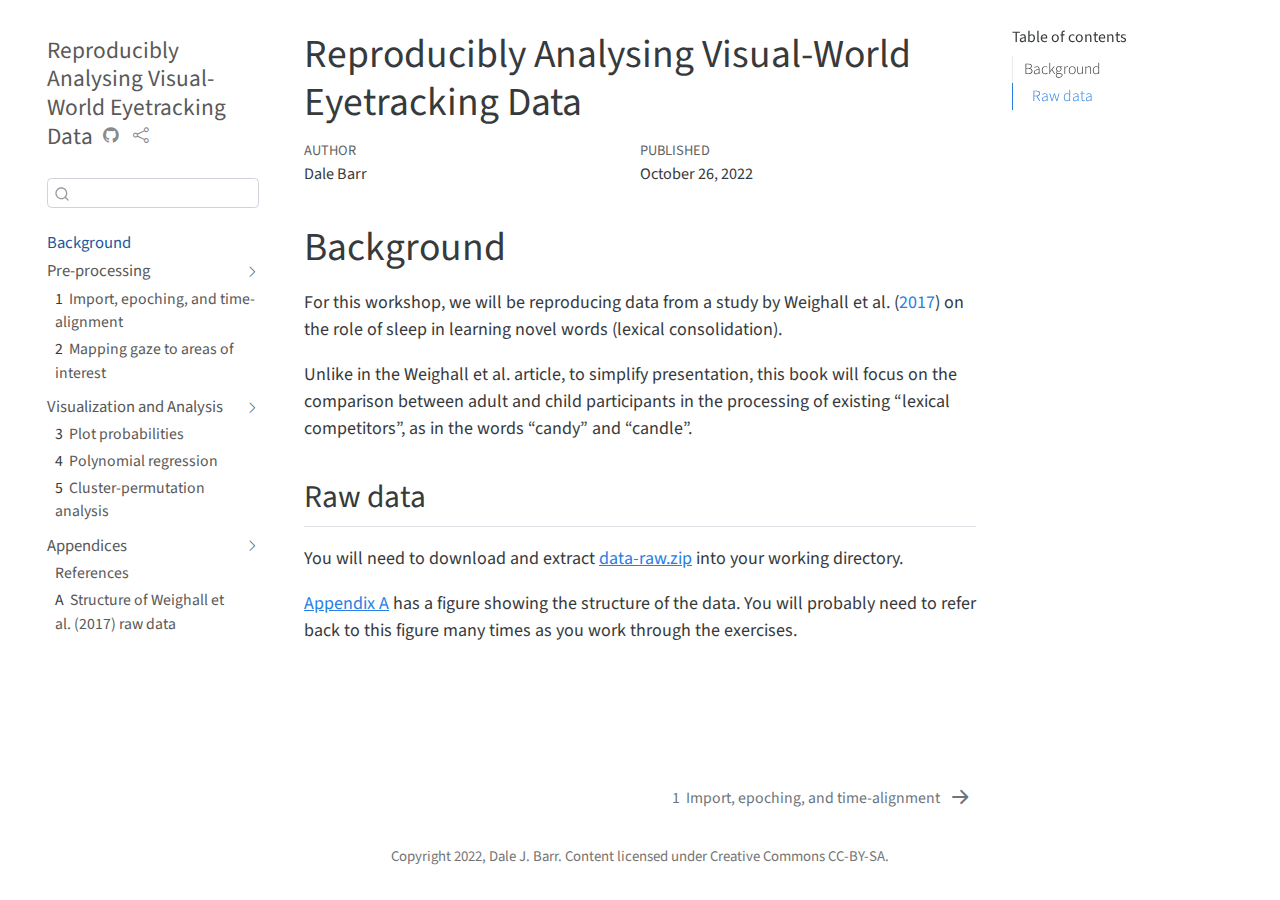
<file: docs/index.html>
<!DOCTYPE html>
<html xmlns="http://www.w3.org/1999/xhtml" lang="en" xml:lang="en"><head>

<meta charset="utf-8">
<meta name="generator" content="quarto-1.1.251">

<meta name="viewport" content="width=device-width, initial-scale=1.0, user-scalable=yes">

<meta name="author" content="Dale Barr">
<meta name="dcterms.date" content="2022-10-26">

<title>Reproducibly Analysing Visual-World Eyetracking Data</title>
<style>
code{white-space: pre-wrap;}
span.smallcaps{font-variant: small-caps;}
div.columns{display: flex; gap: min(4vw, 1.5em);}
div.column{flex: auto; overflow-x: auto;}
div.hanging-indent{margin-left: 1.5em; text-indent: -1.5em;}
ul.task-list{list-style: none;}
ul.task-list li input[type="checkbox"] {
  width: 0.8em;
  margin: 0 0.8em 0.2em -1.6em;
  vertical-align: middle;
}
div.csl-bib-body { }
div.csl-entry {
  clear: both;
}
.hanging div.csl-entry {
  margin-left:2em;
  text-indent:-2em;
}
div.csl-left-margin {
  min-width:2em;
  float:left;
}
div.csl-right-inline {
  margin-left:2em;
  padding-left:1em;
}
div.csl-indent {
  margin-left: 2em;
}
</style>


<script src="site_libs/quarto-nav/quarto-nav.js"></script>
<script src="site_libs/quarto-nav/headroom.min.js"></script>
<script src="site_libs/clipboard/clipboard.min.js"></script>
<script src="site_libs/quarto-search/autocomplete.umd.js"></script>
<script src="site_libs/quarto-search/fuse.min.js"></script>
<script src="site_libs/quarto-search/quarto-search.js"></script>
<meta name="quarto:offset" content="./">
<link href="./preprocessing_1.html" rel="next">
<script src="site_libs/quarto-html/quarto.js"></script>
<script src="site_libs/quarto-html/popper.min.js"></script>
<script src="site_libs/quarto-html/tippy.umd.min.js"></script>
<script src="site_libs/quarto-html/anchor.min.js"></script>
<link href="site_libs/quarto-html/tippy.css" rel="stylesheet">
<link href="site_libs/quarto-html/quarto-syntax-highlighting.css" rel="stylesheet" id="quarto-text-highlighting-styles">
<script src="site_libs/bootstrap/bootstrap.min.js"></script>
<link href="site_libs/bootstrap/bootstrap-icons.css" rel="stylesheet">
<link href="site_libs/bootstrap/bootstrap.min.css" rel="stylesheet" id="quarto-bootstrap" data-mode="light">
<script id="quarto-search-options" type="application/json">{
  "location": "sidebar",
  "copy-button": false,
  "collapse-after": 3,
  "panel-placement": "start",
  "type": "textbox",
  "limit": 20,
  "language": {
    "search-no-results-text": "No results",
    "search-matching-documents-text": "matching documents",
    "search-copy-link-title": "Copy link to search",
    "search-hide-matches-text": "Hide additional matches",
    "search-more-match-text": "more match in this document",
    "search-more-matches-text": "more matches in this document",
    "search-clear-button-title": "Clear",
    "search-detached-cancel-button-title": "Cancel",
    "search-submit-button-title": "Submit"
  }
}</script>


</head>

<body class="nav-sidebar floating">

<div id="quarto-search-results"></div>
  <header id="quarto-header" class="headroom fixed-top">
  <nav class="quarto-secondary-nav" data-bs-toggle="collapse" data-bs-target="#quarto-sidebar" aria-controls="quarto-sidebar" aria-expanded="false" aria-label="Toggle sidebar navigation" onclick="if (window.quartoToggleHeadroom) { window.quartoToggleHeadroom(); }">
    <div class="container-fluid d-flex justify-content-between">
      <h1 class="quarto-secondary-nav-title">Reproducibly Analysing Visual-World Eyetracking Data</h1>
      <button type="button" class="quarto-btn-toggle btn" aria-label="Show secondary navigation">
        <i class="bi bi-chevron-right"></i>
      </button>
    </div>
  </nav>
</header>
<!-- content -->
<div id="quarto-content" class="quarto-container page-columns page-rows-contents page-layout-article">
<!-- sidebar -->
  <nav id="quarto-sidebar" class="sidebar collapse sidebar-navigation floating overflow-auto">
    <div class="pt-lg-2 mt-2 text-left sidebar-header">
    <div class="sidebar-title mb-0 py-0">
      <a href="./">Reproducibly Analysing Visual-World Eyetracking Data</a> 
        <div class="sidebar-tools-main">
    <a href="https://github.com/dalejbarr/vw-analysis/" title="Source Code" class="sidebar-tool px-1"><i class="bi bi-github"></i></a>
    <a href="" title="Share" id="sidebar-tool-dropdown-0" class="sidebar-tool dropdown-toggle px-1" data-bs-toggle="dropdown" aria-expanded="false"><i class="bi bi-share"></i></a>
    <ul class="dropdown-menu" aria-labelledby="sidebar-tool-dropdown-0">
        <li>
          <a class="dropdown-item sidebar-tools-main-item" href="https://twitter.com/intent/tweet?url=|url|">
            <i class="bi bi-bi-twitter pe-1"></i>
          Twitter
          </a>
        </li>
        <li>
          <a class="dropdown-item sidebar-tools-main-item" href="https://www.facebook.com/sharer/sharer.php?u=|url|">
            <i class="bi bi-bi-facebook pe-1"></i>
          Facebook
          </a>
        </li>
    </ul>
</div>
    </div>
      </div>
      <div class="mt-2 flex-shrink-0 align-items-center">
        <div class="sidebar-search">
        <div id="quarto-search" class="" title="Search"></div>
        </div>
      </div>
    <div class="sidebar-menu-container"> 
    <ul class="list-unstyled mt-1">
        <li class="sidebar-item">
  <div class="sidebar-item-container"> 
  <a href="./index.html" class="sidebar-item-text sidebar-link active">Background</a>
  </div>
</li>
        <li class="sidebar-item sidebar-item-section">
      <div class="sidebar-item-container"> 
            <a class="sidebar-item-text sidebar-link text-start" data-bs-toggle="collapse" data-bs-target="#quarto-sidebar-section-1" aria-expanded="true">Pre-processing</a>
          <a class="sidebar-item-toggle text-start" data-bs-toggle="collapse" data-bs-target="#quarto-sidebar-section-1" aria-expanded="true">
            <i class="bi bi-chevron-right ms-2"></i>
          </a> 
      </div>
      <ul id="quarto-sidebar-section-1" class="collapse list-unstyled sidebar-section depth1 show">  
          <li class="sidebar-item">
  <div class="sidebar-item-container"> 
  <a href="./preprocessing_1.html" class="sidebar-item-text sidebar-link"><span class="chapter-number">1</span>&nbsp; <span class="chapter-title">Import, epoching, and time-alignment</span></a>
  </div>
</li>
          <li class="sidebar-item">
  <div class="sidebar-item-container"> 
  <a href="./preprocessing_2.html" class="sidebar-item-text sidebar-link"><span class="chapter-number">2</span>&nbsp; <span class="chapter-title">Mapping gaze to areas of interest</span></a>
  </div>
</li>
      </ul>
  </li>
        <li class="sidebar-item sidebar-item-section">
      <div class="sidebar-item-container"> 
            <a class="sidebar-item-text sidebar-link text-start" data-bs-toggle="collapse" data-bs-target="#quarto-sidebar-section-2" aria-expanded="true">Visualization and Analysis</a>
          <a class="sidebar-item-toggle text-start" data-bs-toggle="collapse" data-bs-target="#quarto-sidebar-section-2" aria-expanded="true">
            <i class="bi bi-chevron-right ms-2"></i>
          </a> 
      </div>
      <ul id="quarto-sidebar-section-2" class="collapse list-unstyled sidebar-section depth1 show">  
          <li class="sidebar-item">
  <div class="sidebar-item-container"> 
  <a href="./plotting.html" class="sidebar-item-text sidebar-link"><span class="chapter-number">3</span>&nbsp; <span class="chapter-title">Plot probabilities</span></a>
  </div>
</li>
          <li class="sidebar-item">
  <div class="sidebar-item-container"> 
  <a href="./polynomial.html" class="sidebar-item-text sidebar-link"><span class="chapter-number">4</span>&nbsp; <span class="chapter-title">Polynomial regression</span></a>
  </div>
</li>
          <li class="sidebar-item">
  <div class="sidebar-item-container"> 
  <a href="./clust-perm.html" class="sidebar-item-text sidebar-link"><span class="chapter-number">5</span>&nbsp; <span class="chapter-title">Cluster-permutation analysis</span></a>
  </div>
</li>
      </ul>
  </li>
        <li class="sidebar-item sidebar-item-section">
      <div class="sidebar-item-container"> 
            <a class="sidebar-item-text sidebar-link text-start" data-bs-toggle="collapse" data-bs-target="#quarto-sidebar-section-3" aria-expanded="true">Appendices</a>
          <a class="sidebar-item-toggle text-start" data-bs-toggle="collapse" data-bs-target="#quarto-sidebar-section-3" aria-expanded="true">
            <i class="bi bi-chevron-right ms-2"></i>
          </a> 
      </div>
      <ul id="quarto-sidebar-section-3" class="collapse list-unstyled sidebar-section depth1 show">  
          <li class="sidebar-item">
  <div class="sidebar-item-container"> 
  <a href="./references.html" class="sidebar-item-text sidebar-link">References</a>
  </div>
</li>
          <li class="sidebar-item">
  <div class="sidebar-item-container"> 
  <a href="./data-structure.html" class="sidebar-item-text sidebar-link"><span class="chapter-number">A</span>&nbsp; <span class="chapter-title">Structure of Weighall et al.&nbsp;(2017) raw data</span></a>
  </div>
</li>
      </ul>
  </li>
    </ul>
    </div>
</nav>
<!-- margin-sidebar -->
    <div id="quarto-margin-sidebar" class="sidebar margin-sidebar">
        <nav id="TOC" role="doc-toc" class="toc-active">
    <h2 id="toc-title">Table of contents</h2>
   
  <ul>
  <li><a href="#background" id="toc-background" class="nav-link active" data-scroll-target="#background">Background</a>
  <ul class="collapse">
  <li><a href="#raw-data" id="toc-raw-data" class="nav-link" data-scroll-target="#raw-data">Raw data</a></li>
  </ul></li>
  </ul>
</nav>
    </div>
<!-- main -->
<main class="content" id="quarto-document-content">

<header id="title-block-header" class="quarto-title-block default">
<div class="quarto-title">
<h1 class="title d-none d-lg-block">Reproducibly Analysing Visual-World Eyetracking Data</h1>
</div>



<div class="quarto-title-meta">

    <div>
    <div class="quarto-title-meta-heading">Author</div>
    <div class="quarto-title-meta-contents">
             <p>Dale Barr </p>
          </div>
  </div>
    
    <div>
    <div class="quarto-title-meta-heading">Published</div>
    <div class="quarto-title-meta-contents">
      <p class="date">October 26, 2022</p>
    </div>
  </div>
    
  </div>
  

</header>

<section id="background" class="level1 unnumbered">
<h1 class="unnumbered">Background</h1>
<p>For this workshop, we will be reproducing data from a study by <span class="citation" data-cites="weighall2017">Weighall et al. (<a href="references.html#ref-weighall2017" role="doc-biblioref">2017</a>)</span> on the role of sleep in learning novel words (lexical consolidation).</p>
<p>Unlike in the Weighall et al.&nbsp;article, to simplify presentation, this book will focus on the comparison between adult and child participants in the processing of existing “lexical competitors”, as in the words “candy” and “candle”.</p>
<section id="raw-data" class="level2">
<h2 class="anchored" data-anchor-id="raw-data">Raw data</h2>
<p>You will need to download and extract <a href="https://osf.io/download/zrcn7/">data-raw.zip</a> into your working directory.</p>
<p><a href="data-structure.html"><span>Appendix&nbsp;A</span></a> has a figure showing the structure of the data. You will probably need to refer back to this figure many times as you work through the exercises.</p>


<div id="refs" class="references csl-bib-body hanging-indent" role="doc-bibliography" style="display: none">
<div id="ref-weighall2017" class="csl-entry" role="doc-biblioentry">
Weighall, AR, Lisa-Marie Henderson, DJ Barr, Scott Ashley Cairney, and Mark Gareth Gaskell. 2017. <span>“Eye-Tracking the Time-Course of Novel Word Learning and Lexical Competition in Adults and Children.”</span> <em>Brain and Language</em> 167: 13–27.
</div>
</div>
</section>
</section>

</main> <!-- /main -->
<script id="quarto-html-after-body" type="application/javascript">
window.document.addEventListener("DOMContentLoaded", function (event) {
  const toggleBodyColorMode = (bsSheetEl) => {
    const mode = bsSheetEl.getAttribute("data-mode");
    const bodyEl = window.document.querySelector("body");
    if (mode === "dark") {
      bodyEl.classList.add("quarto-dark");
      bodyEl.classList.remove("quarto-light");
    } else {
      bodyEl.classList.add("quarto-light");
      bodyEl.classList.remove("quarto-dark");
    }
  }
  const toggleBodyColorPrimary = () => {
    const bsSheetEl = window.document.querySelector("link#quarto-bootstrap");
    if (bsSheetEl) {
      toggleBodyColorMode(bsSheetEl);
    }
  }
  toggleBodyColorPrimary();  
  const icon = "";
  const anchorJS = new window.AnchorJS();
  anchorJS.options = {
    placement: 'right',
    icon: icon
  };
  anchorJS.add('.anchored');
  const clipboard = new window.ClipboardJS('.code-copy-button', {
    target: function(trigger) {
      return trigger.previousElementSibling;
    }
  });
  clipboard.on('success', function(e) {
    // button target
    const button = e.trigger;
    // don't keep focus
    button.blur();
    // flash "checked"
    button.classList.add('code-copy-button-checked');
    var currentTitle = button.getAttribute("title");
    button.setAttribute("title", "Copied!");
    setTimeout(function() {
      button.setAttribute("title", currentTitle);
      button.classList.remove('code-copy-button-checked');
    }, 1000);
    // clear code selection
    e.clearSelection();
  });
  function tippyHover(el, contentFn) {
    const config = {
      allowHTML: true,
      content: contentFn,
      maxWidth: 500,
      delay: 100,
      arrow: false,
      appendTo: function(el) {
          return el.parentElement;
      },
      interactive: true,
      interactiveBorder: 10,
      theme: 'quarto',
      placement: 'bottom-start'
    };
    window.tippy(el, config); 
  }
  const noterefs = window.document.querySelectorAll('a[role="doc-noteref"]');
  for (var i=0; i<noterefs.length; i++) {
    const ref = noterefs[i];
    tippyHover(ref, function() {
      // use id or data attribute instead here
      let href = ref.getAttribute('data-footnote-href') || ref.getAttribute('href');
      try { href = new URL(href).hash; } catch {}
      const id = href.replace(/^#\/?/, "");
      const note = window.document.getElementById(id);
      return note.innerHTML;
    });
  }
  var bibliorefs = window.document.querySelectorAll('a[role="doc-biblioref"]');
  for (var i=0; i<bibliorefs.length; i++) {
    const ref = bibliorefs[i];
    const cites = ref.parentNode.getAttribute('data-cites').split(' ');
    tippyHover(ref, function() {
      var popup = window.document.createElement('div');
      cites.forEach(function(cite) {
        var citeDiv = window.document.createElement('div');
        citeDiv.classList.add('hanging-indent');
        citeDiv.classList.add('csl-entry');
        var biblioDiv = window.document.getElementById('ref-' + cite);
        if (biblioDiv) {
          citeDiv.innerHTML = biblioDiv.innerHTML;
        }
        popup.appendChild(citeDiv);
      });
      return popup.innerHTML;
    });
  }
});
</script>
<nav class="page-navigation">
  <div class="nav-page nav-page-previous">
  </div>
  <div class="nav-page nav-page-next">
      <a href="./preprocessing_1.html" class="pagination-link">
        <span class="nav-page-text"><span class="chapter-number">1</span>&nbsp; <span class="chapter-title">Import, epoching, and time-alignment</span></span> <i class="bi bi-arrow-right-short"></i>
      </a>
  </div>
</nav>
</div> <!-- /content -->
<footer class="footer">
  <div class="nav-footer">
      <div class="nav-footer-center">Copyright 2022, Dale J. Barr. Content licensed under Creative Commons CC-BY-SA.</div>
  </div>
</footer>



</body></html>
</file>
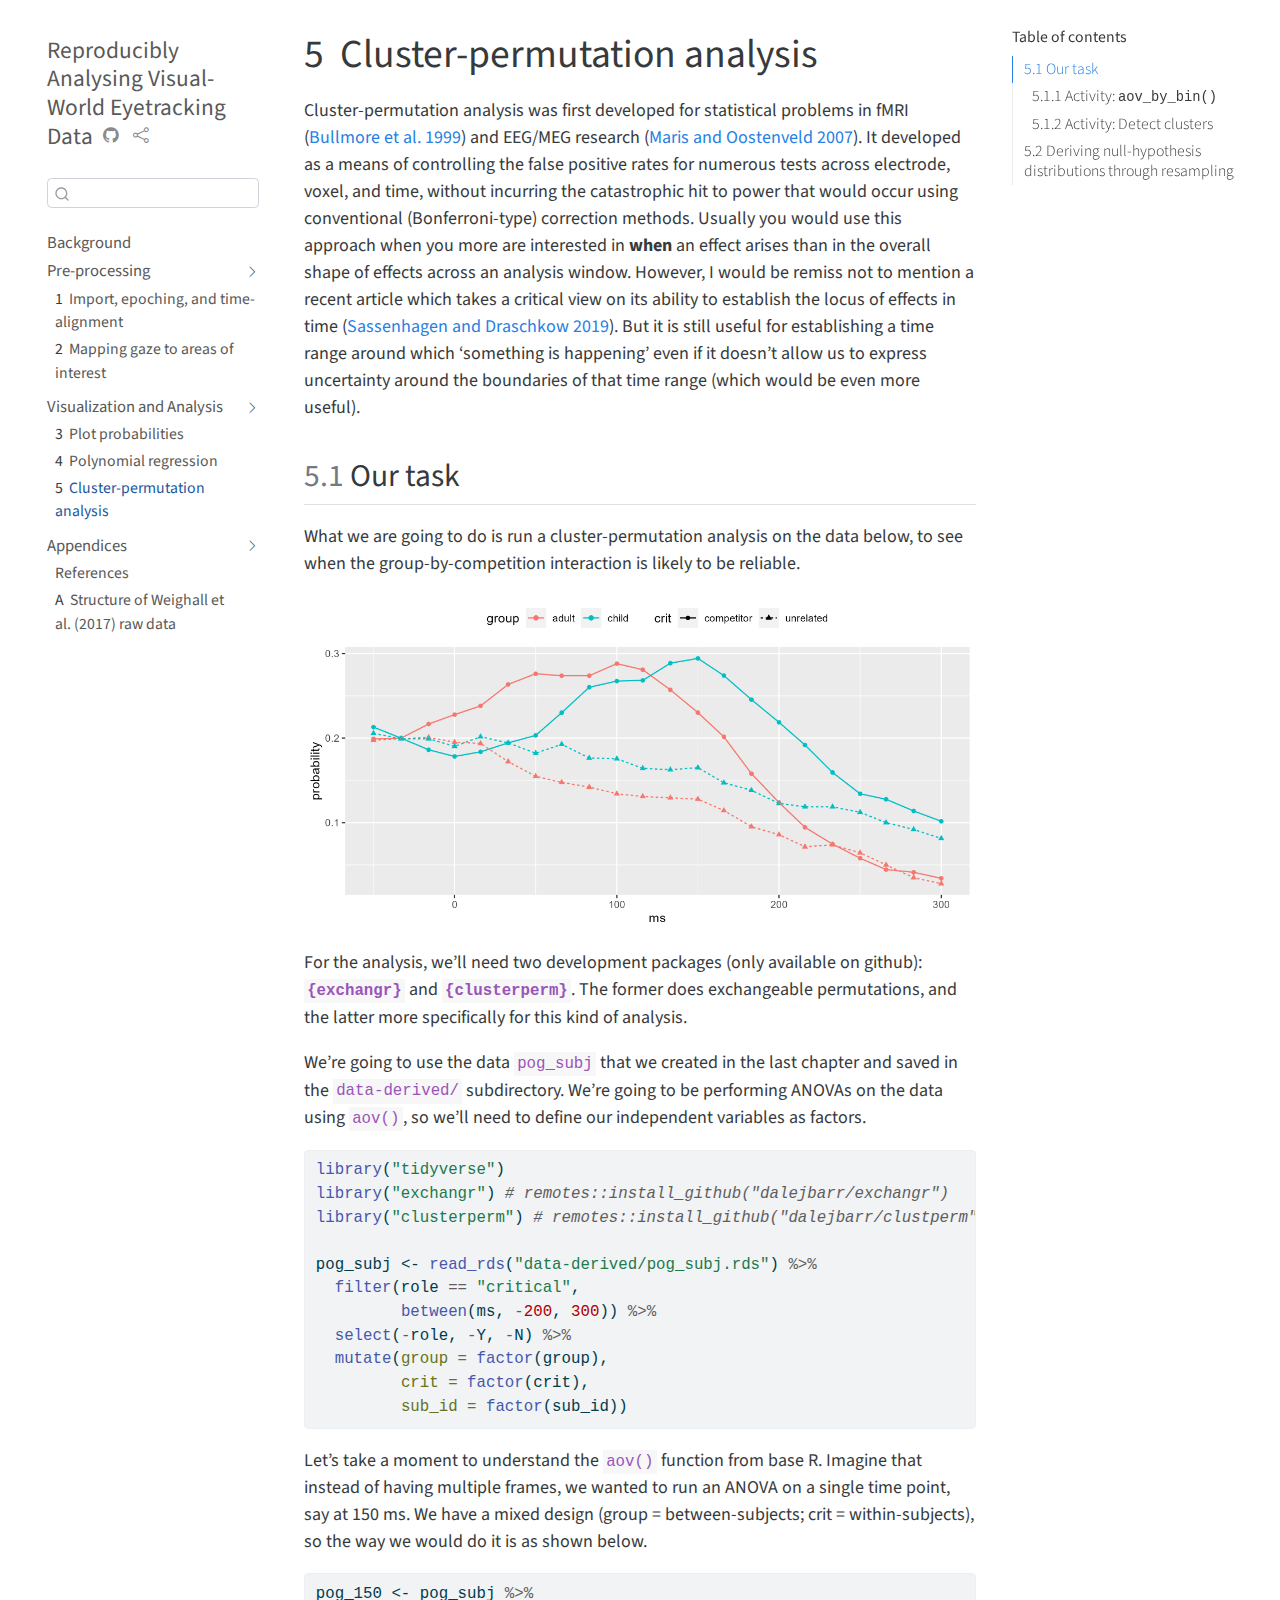
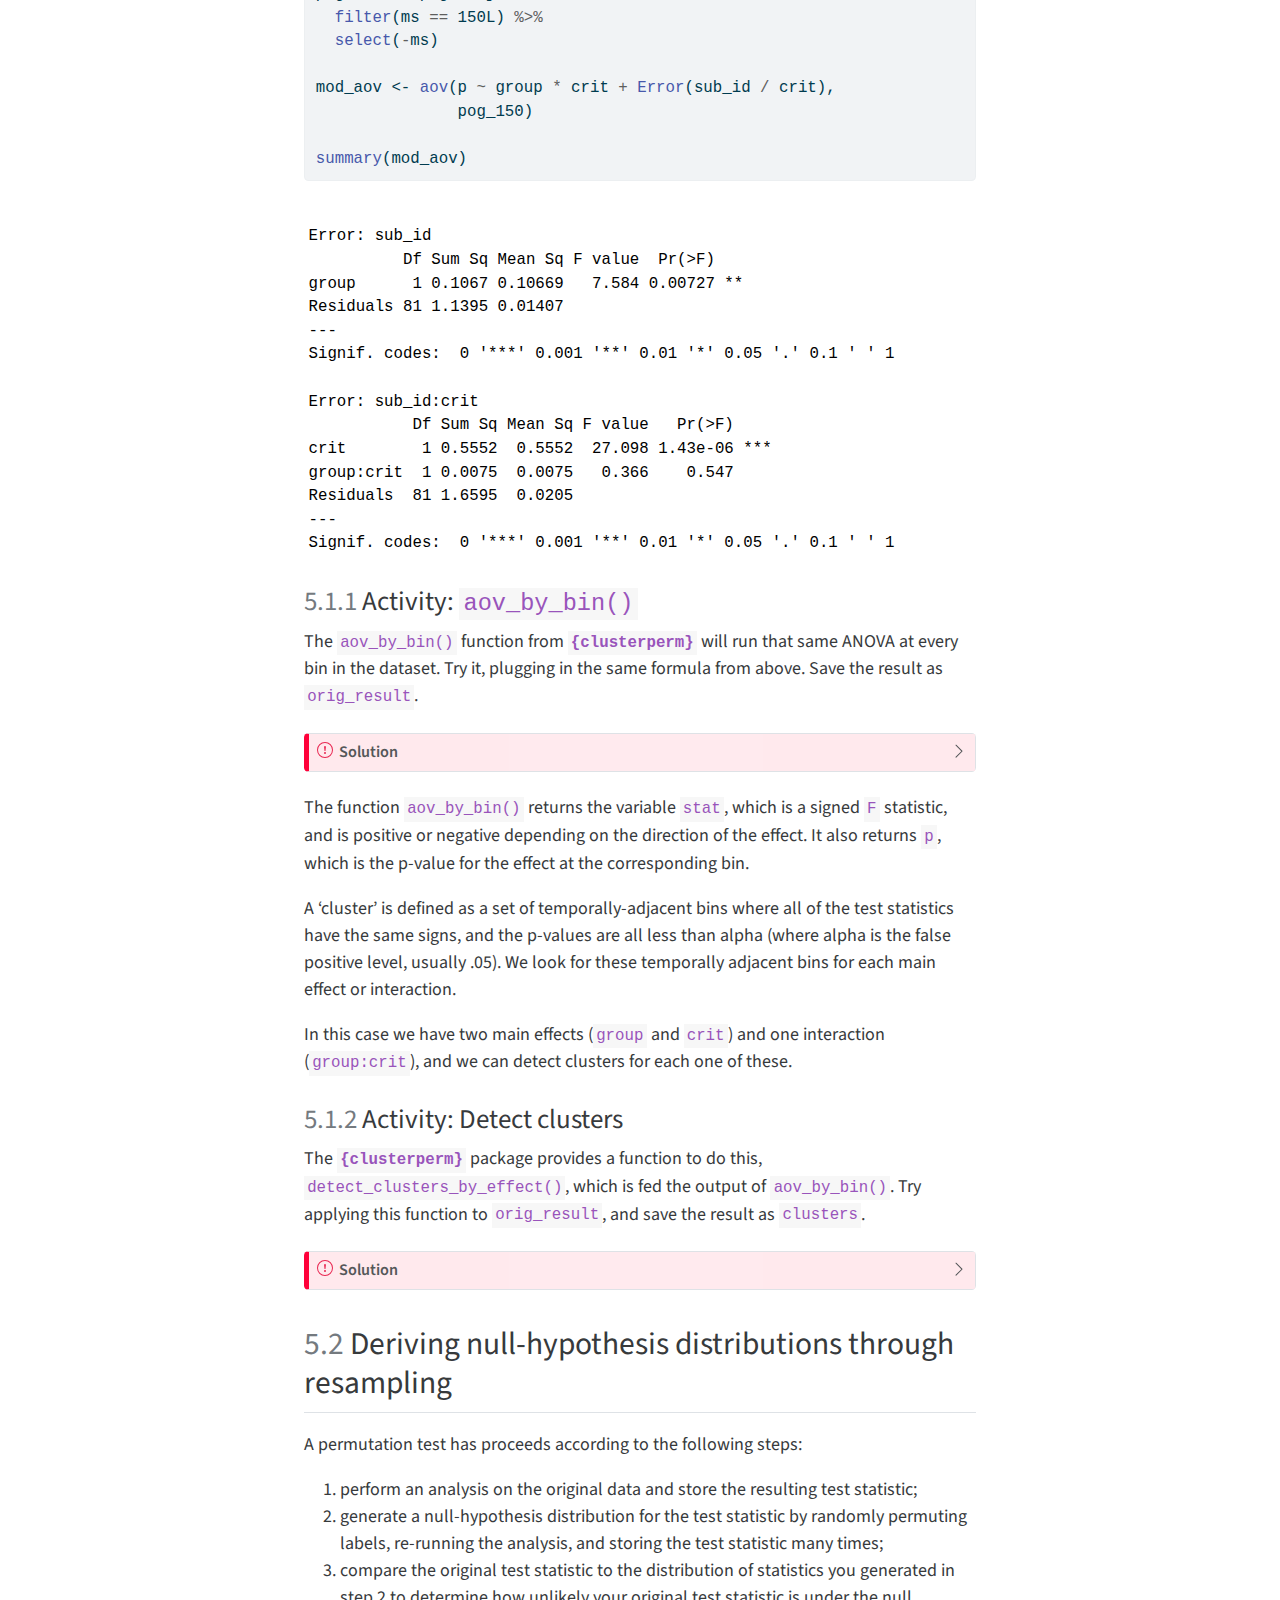
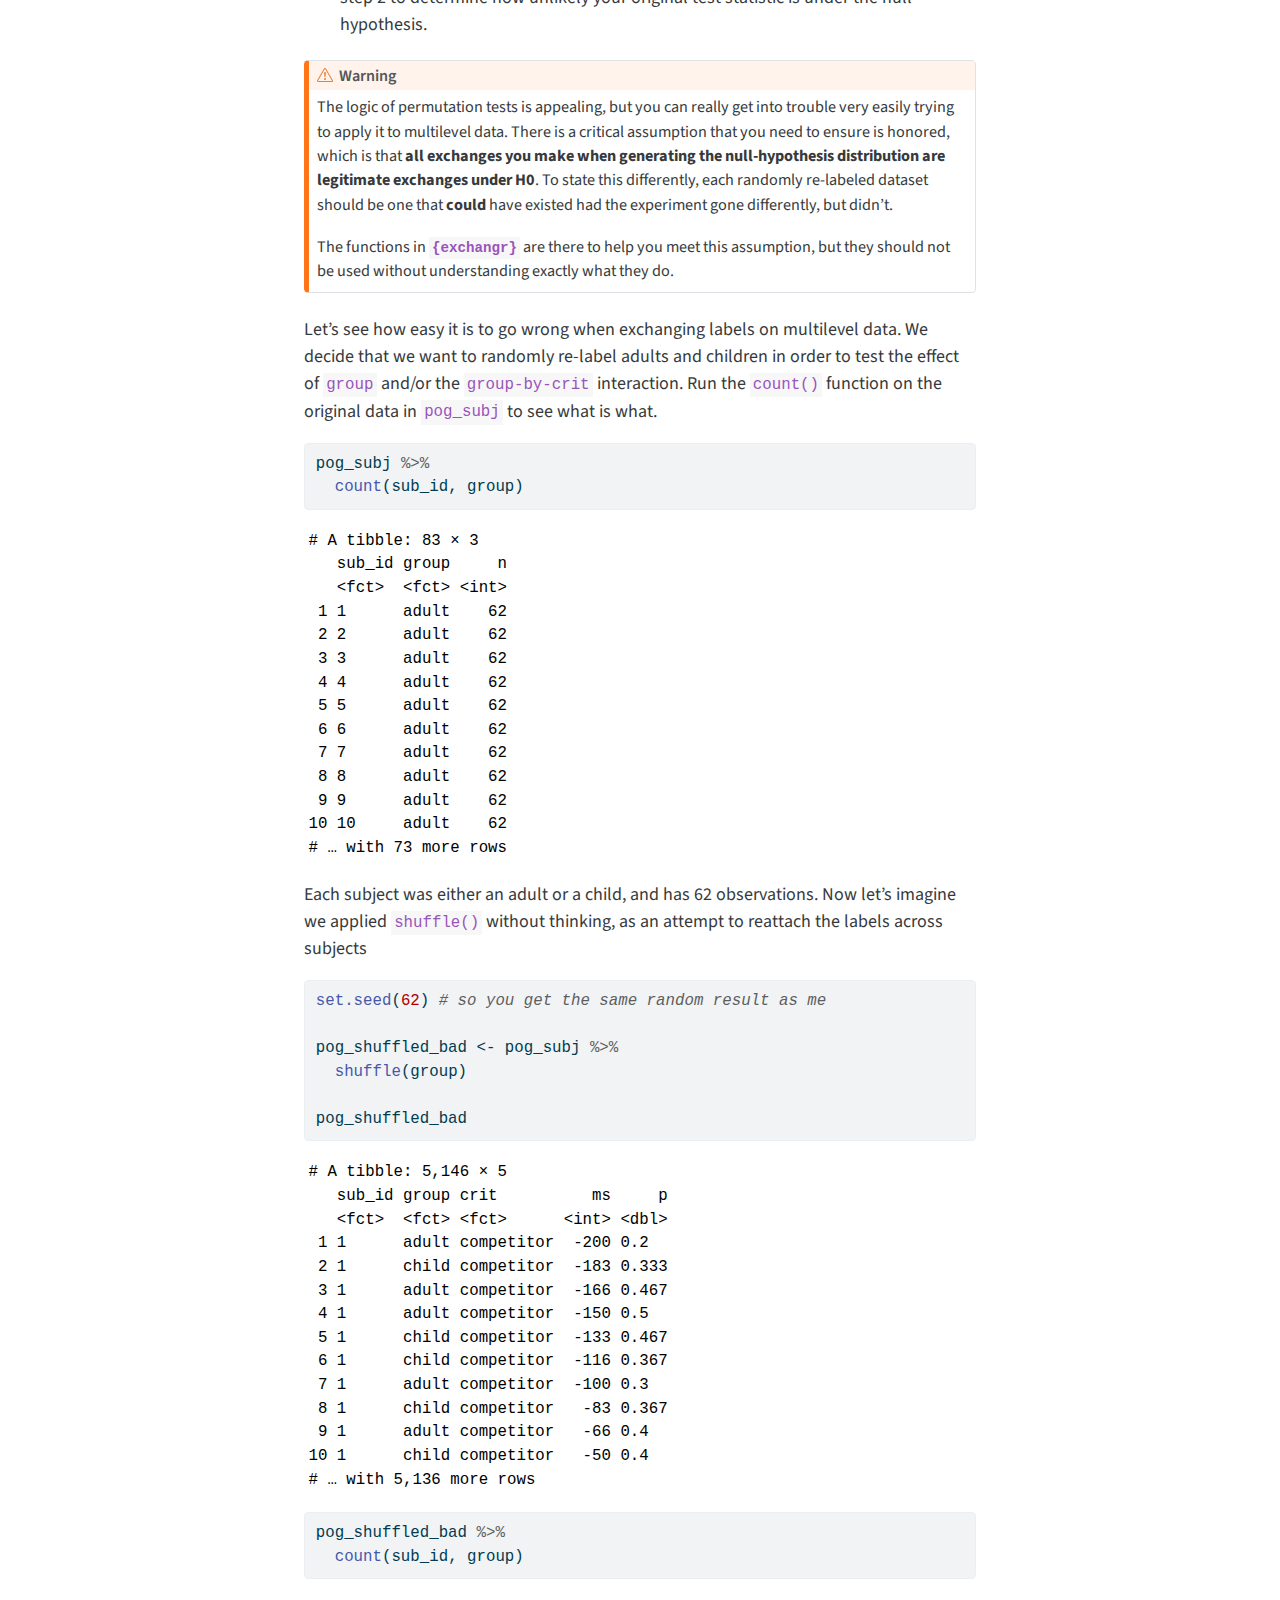
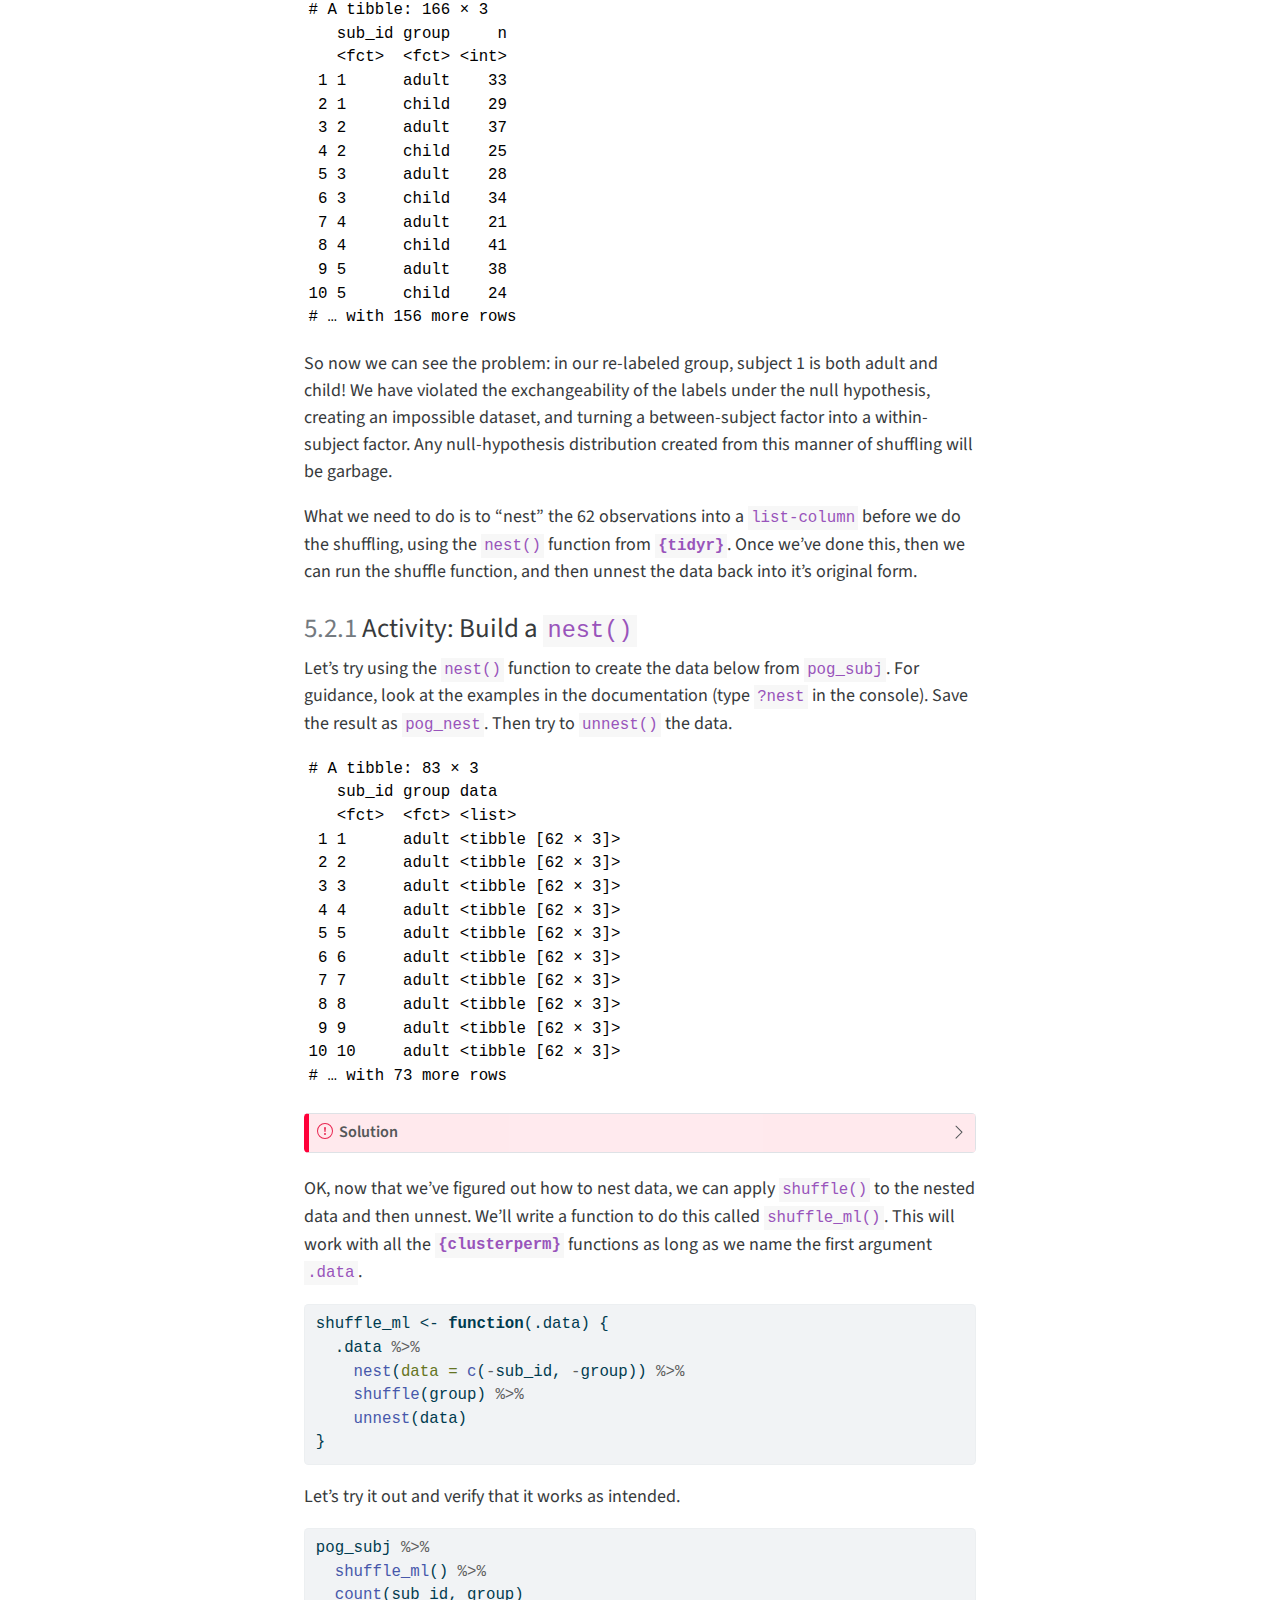
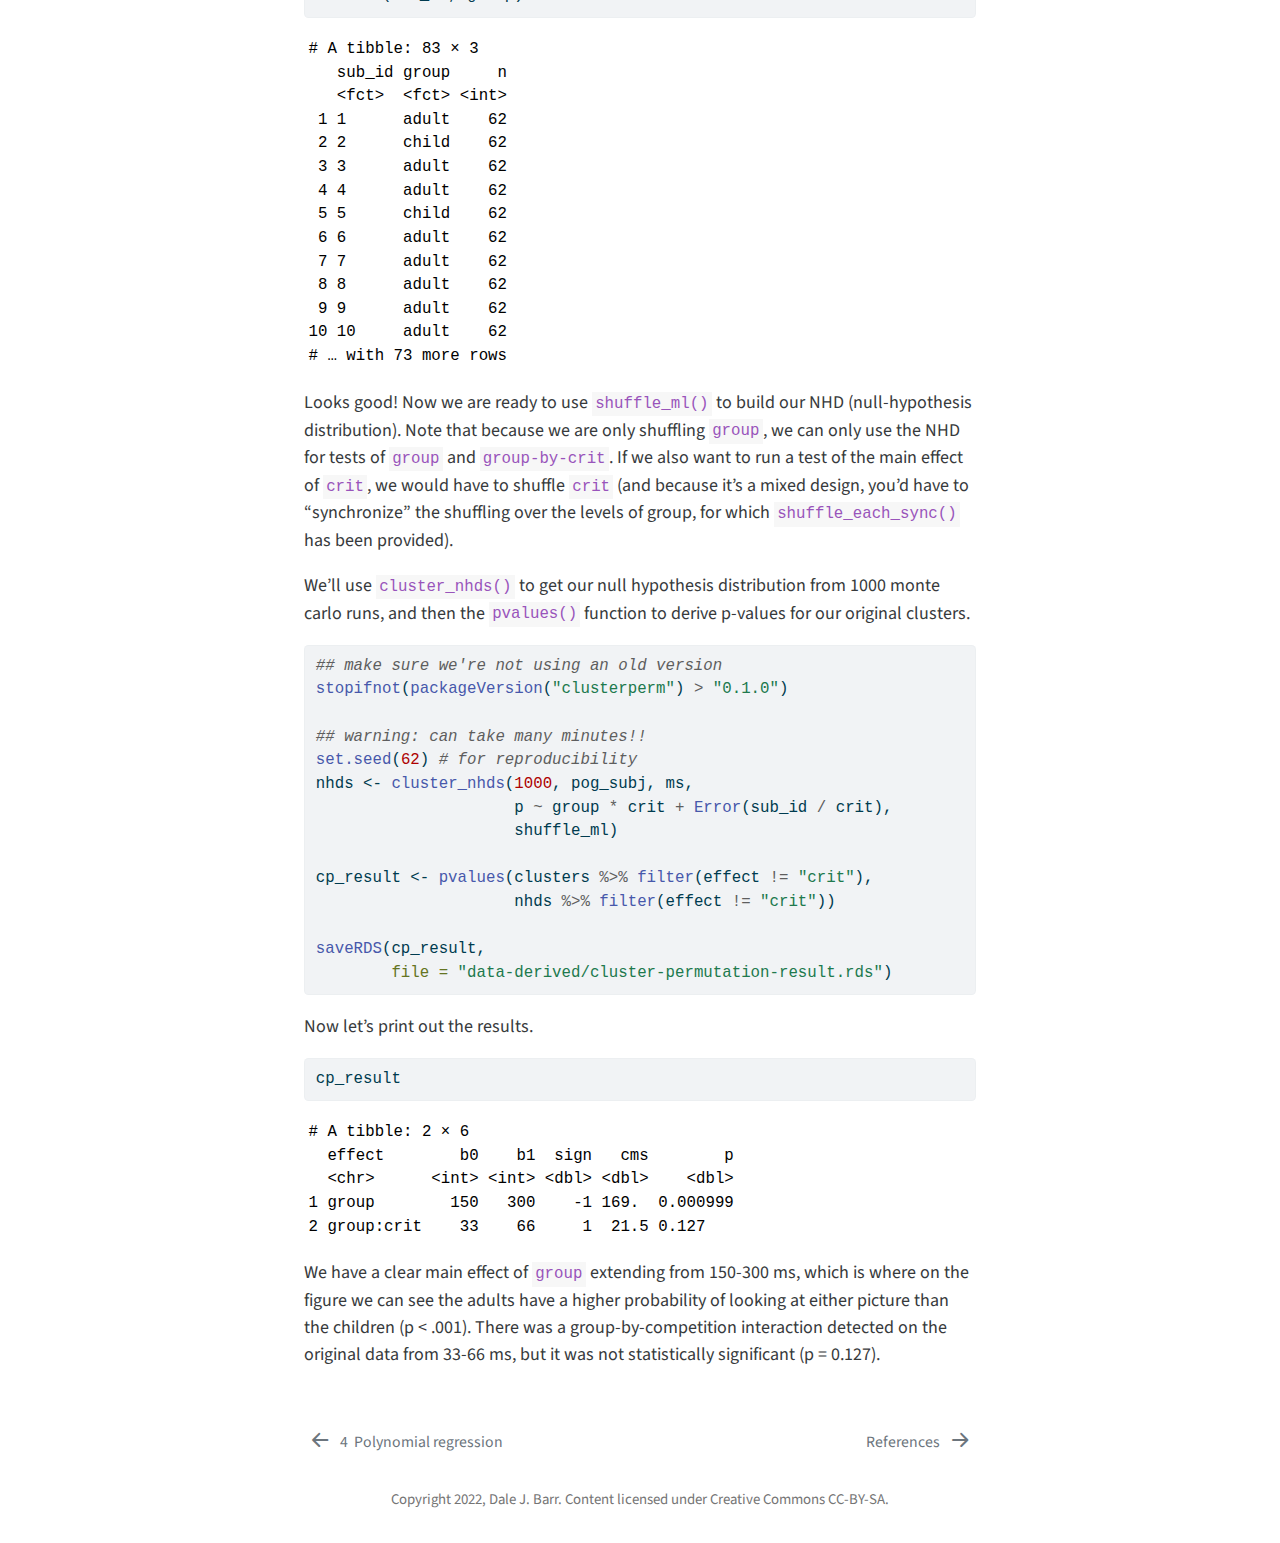
<file: docs/clust-perm.html>
<!DOCTYPE html>
<html xmlns="http://www.w3.org/1999/xhtml" lang="en" xml:lang="en"><head>

<meta charset="utf-8">
<meta name="generator" content="quarto-1.1.251">

<meta name="viewport" content="width=device-width, initial-scale=1.0, user-scalable=yes">


<title>Reproducibly Analysing Visual-World Eyetracking Data - 5&nbsp; Cluster-permutation analysis</title>
<style>
code{white-space: pre-wrap;}
span.smallcaps{font-variant: small-caps;}
div.columns{display: flex; gap: min(4vw, 1.5em);}
div.column{flex: auto; overflow-x: auto;}
div.hanging-indent{margin-left: 1.5em; text-indent: -1.5em;}
ul.task-list{list-style: none;}
ul.task-list li input[type="checkbox"] {
  width: 0.8em;
  margin: 0 0.8em 0.2em -1.6em;
  vertical-align: middle;
}
pre > code.sourceCode { white-space: pre; position: relative; }
pre > code.sourceCode > span { display: inline-block; line-height: 1.25; }
pre > code.sourceCode > span:empty { height: 1.2em; }
.sourceCode { overflow: visible; }
code.sourceCode > span { color: inherit; text-decoration: inherit; }
div.sourceCode { margin: 1em 0; }
pre.sourceCode { margin: 0; }
@media screen {
div.sourceCode { overflow: auto; }
}
@media print {
pre > code.sourceCode { white-space: pre-wrap; }
pre > code.sourceCode > span { text-indent: -5em; padding-left: 5em; }
}
pre.numberSource code
  { counter-reset: source-line 0; }
pre.numberSource code > span
  { position: relative; left: -4em; counter-increment: source-line; }
pre.numberSource code > span > a:first-child::before
  { content: counter(source-line);
    position: relative; left: -1em; text-align: right; vertical-align: baseline;
    border: none; display: inline-block;
    -webkit-touch-callout: none; -webkit-user-select: none;
    -khtml-user-select: none; -moz-user-select: none;
    -ms-user-select: none; user-select: none;
    padding: 0 4px; width: 4em;
    color: #aaaaaa;
  }
pre.numberSource { margin-left: 3em; border-left: 1px solid #aaaaaa;  padding-left: 4px; }
div.sourceCode
  {   }
@media screen {
pre > code.sourceCode > span > a:first-child::before { text-decoration: underline; }
}
code span.al { color: #ff0000; font-weight: bold; } /* Alert */
code span.an { color: #60a0b0; font-weight: bold; font-style: italic; } /* Annotation */
code span.at { color: #7d9029; } /* Attribute */
code span.bn { color: #40a070; } /* BaseN */
code span.bu { color: #008000; } /* BuiltIn */
code span.cf { color: #007020; font-weight: bold; } /* ControlFlow */
code span.ch { color: #4070a0; } /* Char */
code span.cn { color: #880000; } /* Constant */
code span.co { color: #60a0b0; font-style: italic; } /* Comment */
code span.cv { color: #60a0b0; font-weight: bold; font-style: italic; } /* CommentVar */
code span.do { color: #ba2121; font-style: italic; } /* Documentation */
code span.dt { color: #902000; } /* DataType */
code span.dv { color: #40a070; } /* DecVal */
code span.er { color: #ff0000; font-weight: bold; } /* Error */
code span.ex { } /* Extension */
code span.fl { color: #40a070; } /* Float */
code span.fu { color: #06287e; } /* Function */
code span.im { color: #008000; font-weight: bold; } /* Import */
code span.in { color: #60a0b0; font-weight: bold; font-style: italic; } /* Information */
code span.kw { color: #007020; font-weight: bold; } /* Keyword */
code span.op { color: #666666; } /* Operator */
code span.ot { color: #007020; } /* Other */
code span.pp { color: #bc7a00; } /* Preprocessor */
code span.sc { color: #4070a0; } /* SpecialChar */
code span.ss { color: #bb6688; } /* SpecialString */
code span.st { color: #4070a0; } /* String */
code span.va { color: #19177c; } /* Variable */
code span.vs { color: #4070a0; } /* VerbatimString */
code span.wa { color: #60a0b0; font-weight: bold; font-style: italic; } /* Warning */
div.csl-bib-body { }
div.csl-entry {
  clear: both;
}
.hanging div.csl-entry {
  margin-left:2em;
  text-indent:-2em;
}
div.csl-left-margin {
  min-width:2em;
  float:left;
}
div.csl-right-inline {
  margin-left:2em;
  padding-left:1em;
}
div.csl-indent {
  margin-left: 2em;
}
</style>


<script src="site_libs/quarto-nav/quarto-nav.js"></script>
<script src="site_libs/quarto-nav/headroom.min.js"></script>
<script src="site_libs/clipboard/clipboard.min.js"></script>
<script src="site_libs/quarto-search/autocomplete.umd.js"></script>
<script src="site_libs/quarto-search/fuse.min.js"></script>
<script src="site_libs/quarto-search/quarto-search.js"></script>
<meta name="quarto:offset" content="./">
<link href="./references.html" rel="next">
<link href="./polynomial.html" rel="prev">
<script src="site_libs/quarto-html/quarto.js"></script>
<script src="site_libs/quarto-html/popper.min.js"></script>
<script src="site_libs/quarto-html/tippy.umd.min.js"></script>
<script src="site_libs/quarto-html/anchor.min.js"></script>
<link href="site_libs/quarto-html/tippy.css" rel="stylesheet">
<link href="site_libs/quarto-html/quarto-syntax-highlighting.css" rel="stylesheet" id="quarto-text-highlighting-styles">
<script src="site_libs/bootstrap/bootstrap.min.js"></script>
<link href="site_libs/bootstrap/bootstrap-icons.css" rel="stylesheet">
<link href="site_libs/bootstrap/bootstrap.min.css" rel="stylesheet" id="quarto-bootstrap" data-mode="light">
<script id="quarto-search-options" type="application/json">{
  "location": "sidebar",
  "copy-button": false,
  "collapse-after": 3,
  "panel-placement": "start",
  "type": "textbox",
  "limit": 20,
  "language": {
    "search-no-results-text": "No results",
    "search-matching-documents-text": "matching documents",
    "search-copy-link-title": "Copy link to search",
    "search-hide-matches-text": "Hide additional matches",
    "search-more-match-text": "more match in this document",
    "search-more-matches-text": "more matches in this document",
    "search-clear-button-title": "Clear",
    "search-detached-cancel-button-title": "Cancel",
    "search-submit-button-title": "Submit"
  }
}</script>


</head>

<body class="nav-sidebar floating">

<div id="quarto-search-results"></div>
  <header id="quarto-header" class="headroom fixed-top">
  <nav class="quarto-secondary-nav" data-bs-toggle="collapse" data-bs-target="#quarto-sidebar" aria-controls="quarto-sidebar" aria-expanded="false" aria-label="Toggle sidebar navigation" onclick="if (window.quartoToggleHeadroom) { window.quartoToggleHeadroom(); }">
    <div class="container-fluid d-flex justify-content-between">
      <h1 class="quarto-secondary-nav-title"><span class="chapter-number">5</span>&nbsp; <span class="chapter-title">Cluster-permutation analysis</span></h1>
      <button type="button" class="quarto-btn-toggle btn" aria-label="Show secondary navigation">
        <i class="bi bi-chevron-right"></i>
      </button>
    </div>
  </nav>
</header>
<!-- content -->
<div id="quarto-content" class="quarto-container page-columns page-rows-contents page-layout-article">
<!-- sidebar -->
  <nav id="quarto-sidebar" class="sidebar collapse sidebar-navigation floating overflow-auto">
    <div class="pt-lg-2 mt-2 text-left sidebar-header">
    <div class="sidebar-title mb-0 py-0">
      <a href="./">Reproducibly Analysing Visual-World Eyetracking Data</a> 
        <div class="sidebar-tools-main">
    <a href="https://github.com/dalejbarr/vw-analysis/" title="Source Code" class="sidebar-tool px-1"><i class="bi bi-github"></i></a>
    <a href="" title="Share" id="sidebar-tool-dropdown-0" class="sidebar-tool dropdown-toggle px-1" data-bs-toggle="dropdown" aria-expanded="false"><i class="bi bi-share"></i></a>
    <ul class="dropdown-menu" aria-labelledby="sidebar-tool-dropdown-0">
        <li>
          <a class="dropdown-item sidebar-tools-main-item" href="https://twitter.com/intent/tweet?url=|url|">
            <i class="bi bi-bi-twitter pe-1"></i>
          Twitter
          </a>
        </li>
        <li>
          <a class="dropdown-item sidebar-tools-main-item" href="https://www.facebook.com/sharer/sharer.php?u=|url|">
            <i class="bi bi-bi-facebook pe-1"></i>
          Facebook
          </a>
        </li>
    </ul>
</div>
    </div>
      </div>
      <div class="mt-2 flex-shrink-0 align-items-center">
        <div class="sidebar-search">
        <div id="quarto-search" class="" title="Search"></div>
        </div>
      </div>
    <div class="sidebar-menu-container"> 
    <ul class="list-unstyled mt-1">
        <li class="sidebar-item">
  <div class="sidebar-item-container"> 
  <a href="./index.html" class="sidebar-item-text sidebar-link">Background</a>
  </div>
</li>
        <li class="sidebar-item sidebar-item-section">
      <div class="sidebar-item-container"> 
            <a class="sidebar-item-text sidebar-link text-start" data-bs-toggle="collapse" data-bs-target="#quarto-sidebar-section-1" aria-expanded="true">Pre-processing</a>
          <a class="sidebar-item-toggle text-start" data-bs-toggle="collapse" data-bs-target="#quarto-sidebar-section-1" aria-expanded="true">
            <i class="bi bi-chevron-right ms-2"></i>
          </a> 
      </div>
      <ul id="quarto-sidebar-section-1" class="collapse list-unstyled sidebar-section depth1 show">  
          <li class="sidebar-item">
  <div class="sidebar-item-container"> 
  <a href="./preprocessing_1.html" class="sidebar-item-text sidebar-link"><span class="chapter-number">1</span>&nbsp; <span class="chapter-title">Import, epoching, and time-alignment</span></a>
  </div>
</li>
          <li class="sidebar-item">
  <div class="sidebar-item-container"> 
  <a href="./preprocessing_2.html" class="sidebar-item-text sidebar-link"><span class="chapter-number">2</span>&nbsp; <span class="chapter-title">Mapping gaze to areas of interest</span></a>
  </div>
</li>
      </ul>
  </li>
        <li class="sidebar-item sidebar-item-section">
      <div class="sidebar-item-container"> 
            <a class="sidebar-item-text sidebar-link text-start" data-bs-toggle="collapse" data-bs-target="#quarto-sidebar-section-2" aria-expanded="true">Visualization and Analysis</a>
          <a class="sidebar-item-toggle text-start" data-bs-toggle="collapse" data-bs-target="#quarto-sidebar-section-2" aria-expanded="true">
            <i class="bi bi-chevron-right ms-2"></i>
          </a> 
      </div>
      <ul id="quarto-sidebar-section-2" class="collapse list-unstyled sidebar-section depth1 show">  
          <li class="sidebar-item">
  <div class="sidebar-item-container"> 
  <a href="./plotting.html" class="sidebar-item-text sidebar-link"><span class="chapter-number">3</span>&nbsp; <span class="chapter-title">Plot probabilities</span></a>
  </div>
</li>
          <li class="sidebar-item">
  <div class="sidebar-item-container"> 
  <a href="./polynomial.html" class="sidebar-item-text sidebar-link"><span class="chapter-number">4</span>&nbsp; <span class="chapter-title">Polynomial regression</span></a>
  </div>
</li>
          <li class="sidebar-item">
  <div class="sidebar-item-container"> 
  <a href="./clust-perm.html" class="sidebar-item-text sidebar-link active"><span class="chapter-number">5</span>&nbsp; <span class="chapter-title">Cluster-permutation analysis</span></a>
  </div>
</li>
      </ul>
  </li>
        <li class="sidebar-item sidebar-item-section">
      <div class="sidebar-item-container"> 
            <a class="sidebar-item-text sidebar-link text-start" data-bs-toggle="collapse" data-bs-target="#quarto-sidebar-section-3" aria-expanded="true">Appendices</a>
          <a class="sidebar-item-toggle text-start" data-bs-toggle="collapse" data-bs-target="#quarto-sidebar-section-3" aria-expanded="true">
            <i class="bi bi-chevron-right ms-2"></i>
          </a> 
      </div>
      <ul id="quarto-sidebar-section-3" class="collapse list-unstyled sidebar-section depth1 show">  
          <li class="sidebar-item">
  <div class="sidebar-item-container"> 
  <a href="./references.html" class="sidebar-item-text sidebar-link">References</a>
  </div>
</li>
          <li class="sidebar-item">
  <div class="sidebar-item-container"> 
  <a href="./data-structure.html" class="sidebar-item-text sidebar-link"><span class="chapter-number">A</span>&nbsp; <span class="chapter-title">Structure of Weighall et al.&nbsp;(2017) raw data</span></a>
  </div>
</li>
      </ul>
  </li>
    </ul>
    </div>
</nav>
<!-- margin-sidebar -->
    <div id="quarto-margin-sidebar" class="sidebar margin-sidebar">
        <nav id="TOC" role="doc-toc" class="toc-active">
    <h2 id="toc-title">Table of contents</h2>
   
  <ul>
  <li><a href="#our-task" id="toc-our-task" class="nav-link active" data-scroll-target="#our-task"><span class="toc-section-number">5.1</span>  Our task</a>
  <ul class="collapse">
  <li><a href="#activity-aov_by_bin" id="toc-activity-aov_by_bin" class="nav-link" data-scroll-target="#activity-aov_by_bin"><span class="toc-section-number">5.1.1</span>  Activity: <code>aov_by_bin()</code></a></li>
  <li><a href="#activity-detect-clusters" id="toc-activity-detect-clusters" class="nav-link" data-scroll-target="#activity-detect-clusters"><span class="toc-section-number">5.1.2</span>  Activity: Detect clusters</a></li>
  </ul></li>
  <li><a href="#deriving-null-hypothesis-distributions-through-resampling" id="toc-deriving-null-hypothesis-distributions-through-resampling" class="nav-link" data-scroll-target="#deriving-null-hypothesis-distributions-through-resampling"><span class="toc-section-number">5.2</span>  Deriving null-hypothesis distributions through resampling</a>
  <ul class="collapse">
  <li><a href="#activity-build-a-nest" id="toc-activity-build-a-nest" class="nav-link" data-scroll-target="#activity-build-a-nest"><span class="toc-section-number">5.2.1</span>  Activity: Build a <code>nest()</code></a></li>
  </ul></li>
  </ul>
</nav>
    </div>
<!-- main -->
<main class="content" id="quarto-document-content">

<header id="title-block-header" class="quarto-title-block default">
<div class="quarto-title">
<h1 class="title d-none d-lg-block"><span class="chapter-number">5</span>&nbsp; <span class="chapter-title">Cluster-permutation analysis</span></h1>
</div>



<div class="quarto-title-meta">

    
    
  </div>
  

</header>

<p>Cluster-permutation analysis was first developed for statistical problems in fMRI <span class="citation" data-cites="bullmore1999">(<a href="references.html#ref-bullmore1999" role="doc-biblioref">Bullmore et al. 1999</a>)</span> and EEG/MEG research <span class="citation" data-cites="maris2007">(<a href="references.html#ref-maris2007" role="doc-biblioref">Maris and Oostenveld 2007</a>)</span>. It developed as a means of controlling the false positive rates for numerous tests across electrode, voxel, and time, without incurring the catastrophic hit to power that would occur using conventional (Bonferroni-type) correction methods. Usually you would use this approach when you more are interested in <strong>when</strong> an effect arises than in the overall shape of effects across an analysis window. However, I would be remiss not to mention a recent article which takes a critical view on its ability to establish the locus of effects in time <span class="citation" data-cites="sassenhagen2019">(<a href="references.html#ref-sassenhagen2019" role="doc-biblioref">Sassenhagen and Draschkow 2019</a>)</span>. But it is still useful for establishing a time range around which ‘something is happening’ even if it doesn’t allow us to express uncertainty around the boundaries of that time range (which would be even more useful).</p>
<section id="our-task" class="level2" data-number="5.1">
<h2 data-number="5.1" class="anchored" data-anchor-id="our-task"><span class="header-section-number">5.1</span> Our task</h2>
<p>What we are going to do is run a cluster-permutation analysis on the data below, to see when the group-by-competition interaction is likely to be reliable.</p>
<p><img src="img/existing-competition.png" class="img-fluid"></p>
<p>For the analysis, we’ll need two development packages (only available on github): <strong><code>{exchangr}</code></strong> and <strong><code>{clusterperm}</code></strong>. The former does exchangeable permutations, and the latter more specifically for this kind of analysis.</p>
<p>We’re going to use the data <code>pog_subj</code> that we created in the last chapter and saved in the <code>data-derived/</code> subdirectory. We’re going to be performing ANOVAs on the data using <code>aov()</code>, so we’ll need to define our independent variables as factors.</p>
<div class="cell">
<div class="sourceCode cell-code" id="cb1"><pre class="sourceCode r code-with-copy"><code class="sourceCode r"><span id="cb1-1"><a href="#cb1-1" aria-hidden="true" tabindex="-1"></a><span class="fu">library</span>(<span class="st">"tidyverse"</span>)</span>
<span id="cb1-2"><a href="#cb1-2" aria-hidden="true" tabindex="-1"></a><span class="fu">library</span>(<span class="st">"exchangr"</span>) <span class="co"># remotes::install_github("dalejbarr/exchangr")</span></span>
<span id="cb1-3"><a href="#cb1-3" aria-hidden="true" tabindex="-1"></a><span class="fu">library</span>(<span class="st">"clusterperm"</span>) <span class="co"># remotes::install_github("dalejbarr/clustperm")</span></span>
<span id="cb1-4"><a href="#cb1-4" aria-hidden="true" tabindex="-1"></a></span>
<span id="cb1-5"><a href="#cb1-5" aria-hidden="true" tabindex="-1"></a>pog_subj <span class="ot">&lt;-</span> <span class="fu">read_rds</span>(<span class="st">"data-derived/pog_subj.rds"</span>) <span class="sc">%&gt;%</span></span>
<span id="cb1-6"><a href="#cb1-6" aria-hidden="true" tabindex="-1"></a>  <span class="fu">filter</span>(role <span class="sc">==</span> <span class="st">"critical"</span>,</span>
<span id="cb1-7"><a href="#cb1-7" aria-hidden="true" tabindex="-1"></a>         <span class="fu">between</span>(ms, <span class="sc">-</span><span class="dv">200</span>, <span class="dv">300</span>)) <span class="sc">%&gt;%</span></span>
<span id="cb1-8"><a href="#cb1-8" aria-hidden="true" tabindex="-1"></a>  <span class="fu">select</span>(<span class="sc">-</span>role, <span class="sc">-</span>Y, <span class="sc">-</span>N) <span class="sc">%&gt;%</span></span>
<span id="cb1-9"><a href="#cb1-9" aria-hidden="true" tabindex="-1"></a>  <span class="fu">mutate</span>(<span class="at">group =</span> <span class="fu">factor</span>(group),</span>
<span id="cb1-10"><a href="#cb1-10" aria-hidden="true" tabindex="-1"></a>         <span class="at">crit =</span> <span class="fu">factor</span>(crit),</span>
<span id="cb1-11"><a href="#cb1-11" aria-hidden="true" tabindex="-1"></a>         <span class="at">sub_id =</span> <span class="fu">factor</span>(sub_id))</span></code><button title="Copy to Clipboard" class="code-copy-button"><i class="bi"></i></button></pre></div>
</div>
<div class="cell">

</div>
<p>Let’s take a moment to understand the <code>aov()</code> function from base R. Imagine that instead of having multiple frames, we wanted to run an ANOVA on a single time point, say at 150 ms. We have a mixed design (group = between-subjects; crit = within-subjects), so the way we would do it is as shown below.</p>
<div class="cell">
<div class="sourceCode cell-code" id="cb2"><pre class="sourceCode r code-with-copy"><code class="sourceCode r"><span id="cb2-1"><a href="#cb2-1" aria-hidden="true" tabindex="-1"></a>pog_150 <span class="ot">&lt;-</span> pog_subj <span class="sc">%&gt;%</span></span>
<span id="cb2-2"><a href="#cb2-2" aria-hidden="true" tabindex="-1"></a>  <span class="fu">filter</span>(ms <span class="sc">==</span> 150L) <span class="sc">%&gt;%</span></span>
<span id="cb2-3"><a href="#cb2-3" aria-hidden="true" tabindex="-1"></a>  <span class="fu">select</span>(<span class="sc">-</span>ms)</span>
<span id="cb2-4"><a href="#cb2-4" aria-hidden="true" tabindex="-1"></a></span>
<span id="cb2-5"><a href="#cb2-5" aria-hidden="true" tabindex="-1"></a>mod_aov <span class="ot">&lt;-</span> <span class="fu">aov</span>(p <span class="sc">~</span> group <span class="sc">*</span> crit <span class="sc">+</span> <span class="fu">Error</span>(sub_id <span class="sc">/</span> crit),</span>
<span id="cb2-6"><a href="#cb2-6" aria-hidden="true" tabindex="-1"></a>               pog_150)</span>
<span id="cb2-7"><a href="#cb2-7" aria-hidden="true" tabindex="-1"></a></span>
<span id="cb2-8"><a href="#cb2-8" aria-hidden="true" tabindex="-1"></a><span class="fu">summary</span>(mod_aov)</span></code><button title="Copy to Clipboard" class="code-copy-button"><i class="bi"></i></button></pre></div>
<div class="cell-output cell-output-stdout">
<pre><code>
Error: sub_id
          Df Sum Sq Mean Sq F value  Pr(&gt;F)   
group      1 0.1067 0.10669   7.584 0.00727 **
Residuals 81 1.1395 0.01407                   
---
Signif. codes:  0 '***' 0.001 '**' 0.01 '*' 0.05 '.' 0.1 ' ' 1

Error: sub_id:crit
           Df Sum Sq Mean Sq F value   Pr(&gt;F)    
crit        1 0.5552  0.5552  27.098 1.43e-06 ***
group:crit  1 0.0075  0.0075   0.366    0.547    
Residuals  81 1.6595  0.0205                     
---
Signif. codes:  0 '***' 0.001 '**' 0.01 '*' 0.05 '.' 0.1 ' ' 1</code></pre>
</div>
</div>
<section id="activity-aov_by_bin" class="level3" data-number="5.1.1">
<h3 data-number="5.1.1" class="anchored" data-anchor-id="activity-aov_by_bin"><span class="header-section-number">5.1.1</span> Activity: <code>aov_by_bin()</code></h3>
<p>The <code>aov_by_bin()</code> function from <strong><code>{clusterperm}</code></strong> will run that same ANOVA at every bin in the dataset. Try it, plugging in the same formula from above. Save the result as <code>orig_result</code>.</p>
<div class="callout-important callout callout-style-default callout-captioned">
<div class="callout-header d-flex align-content-center" data-bs-toggle="collapse" data-bs-target=".callout-1-contents" aria-controls="callout-1" aria-expanded="false" aria-label="Toggle callout">
<div class="callout-icon-container">
<i class="callout-icon"></i>
</div>
<div class="callout-caption-container flex-fill">
Solution
</div>
<div class="callout-btn-toggle d-inline-block border-0 py-1 ps-1 pe-0 float-end"><i class="callout-toggle"></i></div>
</div>
<div id="callout-1" class="callout-1-contents callout-collapse collapse">
<div class="callout-body-container callout-body">
<div class="cell">
<div class="sourceCode cell-code" id="cb4"><pre class="sourceCode r code-with-copy"><code class="sourceCode r"><span id="cb4-1"><a href="#cb4-1" aria-hidden="true" tabindex="-1"></a>orig_result <span class="ot">&lt;-</span> <span class="fu">aov_by_bin</span>(pog_subj, ms,</span>
<span id="cb4-2"><a href="#cb4-2" aria-hidden="true" tabindex="-1"></a>                          p <span class="sc">~</span> group <span class="sc">*</span> crit <span class="sc">+</span> <span class="fu">Error</span>(sub_id <span class="sc">/</span> crit))</span>
<span id="cb4-3"><a href="#cb4-3" aria-hidden="true" tabindex="-1"></a></span>
<span id="cb4-4"><a href="#cb4-4" aria-hidden="true" tabindex="-1"></a>orig_result</span></code><button title="Copy to Clipboard" class="code-copy-button"><i class="bi"></i></button></pre></div>
<div class="cell-output cell-output-stdout">
<pre><code># A tibble: 93 × 4
      ms effect        stat      p
   &lt;int&gt; &lt;chr&gt;        &lt;dbl&gt;  &lt;dbl&gt;
 1  -200 group       0.0329 0.857 
 2  -200 crit       -3.44   0.0672
 3  -200 group:crit -2.66   0.107 
 4  -183 group       0.0456 0.831 
 5  -183 crit       -2.18   0.143 
 6  -183 group:crit -0.654  0.421 
 7  -166 group      -0.189  0.665 
 8  -166 crit       -1.11   0.295 
 9  -166 group:crit -0.219  0.641 
10  -150 group      -0.535  0.467 
# … with 83 more rows</code></pre>
</div>
</div>
</div>
</div>
</div>
<p>The function <code>aov_by_bin()</code> returns the variable <code>stat</code>, which is a signed <code>F</code> statistic, and is positive or negative depending on the direction of the effect. It also returns <code>p</code>, which is the p-value for the effect at the corresponding bin.</p>
<p>A ‘cluster’ is defined as a set of temporally-adjacent bins where all of the test statistics have the same signs, and the p-values are all less than alpha (where alpha is the false positive level, usually .05). We look for these temporally adjacent bins for each main effect or interaction.</p>
<p>In this case we have two main effects (<code>group</code> and <code>crit</code>) and one interaction (<code>group:crit</code>), and we can detect clusters for each one of these.</p>
</section>
<section id="activity-detect-clusters" class="level3" data-number="5.1.2">
<h3 data-number="5.1.2" class="anchored" data-anchor-id="activity-detect-clusters"><span class="header-section-number">5.1.2</span> Activity: Detect clusters</h3>
<p>The <strong><code>{clusterperm}</code></strong> package provides a function to do this, <code>detect_clusters_by_effect()</code>, which is fed the output of <code>aov_by_bin()</code>. Try applying this function to <code>orig_result</code>, and save the result as <code>clusters</code>.</p>
<div class="callout-important callout callout-style-default callout-captioned">
<div class="callout-header d-flex align-content-center" data-bs-toggle="collapse" data-bs-target=".callout-2-contents" aria-controls="callout-2" aria-expanded="false" aria-label="Toggle callout">
<div class="callout-icon-container">
<i class="callout-icon"></i>
</div>
<div class="callout-caption-container flex-fill">
Solution
</div>
<div class="callout-btn-toggle d-inline-block border-0 py-1 ps-1 pe-0 float-end"><i class="callout-toggle"></i></div>
</div>
<div id="callout-2" class="callout-2-contents callout-collapse collapse">
<div class="callout-body-container callout-body">
<div class="cell">
<div class="sourceCode cell-code" id="cb6"><pre class="sourceCode r code-with-copy"><code class="sourceCode r"><span id="cb6-1"><a href="#cb6-1" aria-hidden="true" tabindex="-1"></a>clusters <span class="ot">&lt;-</span> orig_result <span class="sc">%&gt;%</span></span>
<span id="cb6-2"><a href="#cb6-2" aria-hidden="true" tabindex="-1"></a>  <span class="fu">detect_clusters_by_effect</span>(effect, ms, stat, p)</span>
<span id="cb6-3"><a href="#cb6-3" aria-hidden="true" tabindex="-1"></a></span>
<span id="cb6-4"><a href="#cb6-4" aria-hidden="true" tabindex="-1"></a>clusters</span></code><button title="Copy to Clipboard" class="code-copy-button"><i class="bi"></i></button></pre></div>
<div class="cell-output cell-output-stdout">
<pre><code># A tibble: 3 × 5
  effect        b0    b1  sign   cms
  &lt;chr&gt;      &lt;int&gt; &lt;int&gt; &lt;dbl&gt; &lt;dbl&gt;
1 group        150   300    -1 169. 
2 crit          33   216     1 284. 
3 group:crit    33    66     1  21.5</code></pre>
</div>
</div>
<p><code>b0</code> and <code>b1</code> tell you the start and end frames for each cluster; <code>sign</code> gives you the direction of the effect, and <code>cms</code> gives you the “cluster mass statistic”, which is the summed test statistics for the entire cluster.</p>
</div>
</div>
</div>
</section>
</section>
<section id="deriving-null-hypothesis-distributions-through-resampling" class="level2" data-number="5.2">
<h2 data-number="5.2" class="anchored" data-anchor-id="deriving-null-hypothesis-distributions-through-resampling"><span class="header-section-number">5.2</span> Deriving null-hypothesis distributions through resampling</h2>
<p>A permutation test has proceeds according to the following steps:</p>
<ol type="1">
<li>perform an analysis on the original data and store the resulting test statistic;</li>
<li>generate a null-hypothesis distribution for the test statistic by randomly permuting labels, re-running the analysis, and storing the test statistic many times;</li>
<li>compare the original test statistic to the distribution of statistics you generated in step 2 to determine how unlikely your original test statistic is under the null hypothesis.</li>
</ol>
<div class="callout-warning callout callout-style-default callout-captioned">
<div class="callout-header d-flex align-content-center">
<div class="callout-icon-container">
<i class="callout-icon"></i>
</div>
<div class="callout-caption-container flex-fill">
Warning
</div>
</div>
<div class="callout-body-container callout-body">
<p>The logic of permutation tests is appealing, but you can really get into trouble very easily trying to apply it to multilevel data. There is a critical assumption that you need to ensure is honored, which is that <strong>all exchanges you make when generating the null-hypothesis distribution are legitimate exchanges under H0</strong>. To state this differently, each randomly re-labeled dataset should be one that <strong>could</strong> have existed had the experiment gone differently, but didn’t.</p>
<p>The functions in <strong><code>{exchangr}</code></strong> are there to help you meet this assumption, but they should not be used without understanding exactly what they do.</p>
</div>
</div>
<div class="cell">

</div>
<p>Let’s see how easy it is to go wrong when exchanging labels on multilevel data. We decide that we want to randomly re-label adults and children in order to test the effect of <code>group</code> and/or the <code>group-by-crit</code> interaction. Run the <code>count()</code> function on the original data in <code>pog_subj</code> to see what is what.</p>
<div class="cell">
<div class="sourceCode cell-code" id="cb8"><pre class="sourceCode r code-with-copy"><code class="sourceCode r"><span id="cb8-1"><a href="#cb8-1" aria-hidden="true" tabindex="-1"></a>pog_subj <span class="sc">%&gt;%</span></span>
<span id="cb8-2"><a href="#cb8-2" aria-hidden="true" tabindex="-1"></a>  <span class="fu">count</span>(sub_id, group)</span></code><button title="Copy to Clipboard" class="code-copy-button"><i class="bi"></i></button></pre></div>
<div class="cell-output cell-output-stdout">
<pre><code># A tibble: 83 × 3
   sub_id group     n
   &lt;fct&gt;  &lt;fct&gt; &lt;int&gt;
 1 1      adult    62
 2 2      adult    62
 3 3      adult    62
 4 4      adult    62
 5 5      adult    62
 6 6      adult    62
 7 7      adult    62
 8 8      adult    62
 9 9      adult    62
10 10     adult    62
# … with 73 more rows</code></pre>
</div>
</div>
<p>Each subject was either an adult or a child, and has 62 observations. Now let’s imagine we applied <code>shuffle()</code> without thinking, as an attempt to reattach the labels across subjects</p>
<div class="cell">
<div class="sourceCode cell-code" id="cb10"><pre class="sourceCode r code-with-copy"><code class="sourceCode r"><span id="cb10-1"><a href="#cb10-1" aria-hidden="true" tabindex="-1"></a><span class="fu">set.seed</span>(<span class="dv">62</span>) <span class="co"># so you get the same random result as me</span></span>
<span id="cb10-2"><a href="#cb10-2" aria-hidden="true" tabindex="-1"></a></span>
<span id="cb10-3"><a href="#cb10-3" aria-hidden="true" tabindex="-1"></a>pog_shuffled_bad <span class="ot">&lt;-</span> pog_subj <span class="sc">%&gt;%</span></span>
<span id="cb10-4"><a href="#cb10-4" aria-hidden="true" tabindex="-1"></a>  <span class="fu">shuffle</span>(group)</span>
<span id="cb10-5"><a href="#cb10-5" aria-hidden="true" tabindex="-1"></a></span>
<span id="cb10-6"><a href="#cb10-6" aria-hidden="true" tabindex="-1"></a>pog_shuffled_bad</span></code><button title="Copy to Clipboard" class="code-copy-button"><i class="bi"></i></button></pre></div>
<div class="cell-output cell-output-stdout">
<pre><code># A tibble: 5,146 × 5
   sub_id group crit          ms     p
   &lt;fct&gt;  &lt;fct&gt; &lt;fct&gt;      &lt;int&gt; &lt;dbl&gt;
 1 1      adult competitor  -200 0.2  
 2 1      child competitor  -183 0.333
 3 1      adult competitor  -166 0.467
 4 1      adult competitor  -150 0.5  
 5 1      child competitor  -133 0.467
 6 1      child competitor  -116 0.367
 7 1      adult competitor  -100 0.3  
 8 1      child competitor   -83 0.367
 9 1      adult competitor   -66 0.4  
10 1      child competitor   -50 0.4  
# … with 5,136 more rows</code></pre>
</div>
<div class="sourceCode cell-code" id="cb12"><pre class="sourceCode r code-with-copy"><code class="sourceCode r"><span id="cb12-1"><a href="#cb12-1" aria-hidden="true" tabindex="-1"></a>pog_shuffled_bad <span class="sc">%&gt;%</span></span>
<span id="cb12-2"><a href="#cb12-2" aria-hidden="true" tabindex="-1"></a>  <span class="fu">count</span>(sub_id, group)</span></code><button title="Copy to Clipboard" class="code-copy-button"><i class="bi"></i></button></pre></div>
<div class="cell-output cell-output-stdout">
<pre><code># A tibble: 166 × 3
   sub_id group     n
   &lt;fct&gt;  &lt;fct&gt; &lt;int&gt;
 1 1      adult    33
 2 1      child    29
 3 2      adult    37
 4 2      child    25
 5 3      adult    28
 6 3      child    34
 7 4      adult    21
 8 4      child    41
 9 5      adult    38
10 5      child    24
# … with 156 more rows</code></pre>
</div>
</div>
<p>So now we can see the problem: in our re-labeled group, subject 1 is both adult and child! We have violated the exchangeability of the labels under the null hypothesis, creating an impossible dataset, and turning a between-subject factor into a within-subject factor. Any null-hypothesis distribution created from this manner of shuffling will be garbage.</p>
<p>What we need to do is to “nest” the 62 observations into a <code>list-column</code> before we do the shuffling, using the <code>nest()</code> function from <strong><code>{tidyr}</code></strong>. Once we’ve done this, then we can run the shuffle function, and then unnest the data back into it’s original form.</p>
<section id="activity-build-a-nest" class="level3" data-number="5.2.1">
<h3 data-number="5.2.1" class="anchored" data-anchor-id="activity-build-a-nest"><span class="header-section-number">5.2.1</span> Activity: Build a <code>nest()</code></h3>
<p>Let’s try using the <code>nest()</code> function to create the data below from <code>pog_subj</code>. For guidance, look at the examples in the documentation (type <code>?nest</code> in the console). Save the result as <code>pog_nest</code>. Then try to <code>unnest()</code> the data.</p>
<div class="cell">
<div class="cell-output cell-output-stdout">
<pre><code># A tibble: 83 × 3
   sub_id group data             
   &lt;fct&gt;  &lt;fct&gt; &lt;list&gt;           
 1 1      adult &lt;tibble [62 × 3]&gt;
 2 2      adult &lt;tibble [62 × 3]&gt;
 3 3      adult &lt;tibble [62 × 3]&gt;
 4 4      adult &lt;tibble [62 × 3]&gt;
 5 5      adult &lt;tibble [62 × 3]&gt;
 6 6      adult &lt;tibble [62 × 3]&gt;
 7 7      adult &lt;tibble [62 × 3]&gt;
 8 8      adult &lt;tibble [62 × 3]&gt;
 9 9      adult &lt;tibble [62 × 3]&gt;
10 10     adult &lt;tibble [62 × 3]&gt;
# … with 73 more rows</code></pre>
</div>
</div>
<div class="callout-important callout callout-style-default callout-captioned">
<div class="callout-header d-flex align-content-center" data-bs-toggle="collapse" data-bs-target=".callout-4-contents" aria-controls="callout-4" aria-expanded="false" aria-label="Toggle callout">
<div class="callout-icon-container">
<i class="callout-icon"></i>
</div>
<div class="callout-caption-container flex-fill">
Solution
</div>
<div class="callout-btn-toggle d-inline-block border-0 py-1 ps-1 pe-0 float-end"><i class="callout-toggle"></i></div>
</div>
<div id="callout-4" class="callout-4-contents callout-collapse collapse">
<div class="callout-body-container callout-body">
<div class="cell">
<div class="sourceCode cell-code" id="cb15"><pre class="sourceCode r code-with-copy"><code class="sourceCode r"><span id="cb15-1"><a href="#cb15-1" aria-hidden="true" tabindex="-1"></a>pog_nest <span class="ot">&lt;-</span> pog_subj <span class="sc">%&gt;%</span></span>
<span id="cb15-2"><a href="#cb15-2" aria-hidden="true" tabindex="-1"></a>  <span class="fu">nest</span>(<span class="at">data =</span> <span class="fu">c</span>(<span class="sc">-</span>sub_id, <span class="sc">-</span>group))</span></code><button title="Copy to Clipboard" class="code-copy-button"><i class="bi"></i></button></pre></div>
</div>
<div class="cell">
<div class="sourceCode cell-code" id="cb16"><pre class="sourceCode r code-with-copy"><code class="sourceCode r"><span id="cb16-1"><a href="#cb16-1" aria-hidden="true" tabindex="-1"></a><span class="do">## back to its original format</span></span>
<span id="cb16-2"><a href="#cb16-2" aria-hidden="true" tabindex="-1"></a>pog_nest <span class="sc">%&gt;%</span></span>
<span id="cb16-3"><a href="#cb16-3" aria-hidden="true" tabindex="-1"></a>  <span class="fu">unnest</span>(<span class="at">cols =</span> <span class="fu">c</span>(data))</span></code><button title="Copy to Clipboard" class="code-copy-button"><i class="bi"></i></button></pre></div>
<div class="cell-output cell-output-stdout">
<pre><code># A tibble: 5,146 × 5
   sub_id group crit          ms     p
   &lt;fct&gt;  &lt;fct&gt; &lt;fct&gt;      &lt;int&gt; &lt;dbl&gt;
 1 1      adult competitor  -200 0.2  
 2 1      adult competitor  -183 0.333
 3 1      adult competitor  -166 0.467
 4 1      adult competitor  -150 0.5  
 5 1      adult competitor  -133 0.467
 6 1      adult competitor  -116 0.367
 7 1      adult competitor  -100 0.3  
 8 1      adult competitor   -83 0.367
 9 1      adult competitor   -66 0.4  
10 1      adult competitor   -50 0.4  
# … with 5,136 more rows</code></pre>
</div>
</div>
</div>
</div>
</div>
<p>OK, now that we’ve figured out how to nest data, we can apply <code>shuffle()</code> to the nested data and then unnest. We’ll write a function to do this called <code>shuffle_ml()</code>. This will work with all the <strong><code>{clusterperm}</code></strong> functions as long as we name the first argument <code>.data</code>.</p>
<div class="cell">
<div class="sourceCode cell-code" id="cb18"><pre class="sourceCode r code-with-copy"><code class="sourceCode r"><span id="cb18-1"><a href="#cb18-1" aria-hidden="true" tabindex="-1"></a>shuffle_ml <span class="ot">&lt;-</span> <span class="cf">function</span>(.data) {</span>
<span id="cb18-2"><a href="#cb18-2" aria-hidden="true" tabindex="-1"></a>  .data <span class="sc">%&gt;%</span></span>
<span id="cb18-3"><a href="#cb18-3" aria-hidden="true" tabindex="-1"></a>    <span class="fu">nest</span>(<span class="at">data =</span> <span class="fu">c</span>(<span class="sc">-</span>sub_id, <span class="sc">-</span>group)) <span class="sc">%&gt;%</span></span>
<span id="cb18-4"><a href="#cb18-4" aria-hidden="true" tabindex="-1"></a>    <span class="fu">shuffle</span>(group) <span class="sc">%&gt;%</span></span>
<span id="cb18-5"><a href="#cb18-5" aria-hidden="true" tabindex="-1"></a>    <span class="fu">unnest</span>(data)</span>
<span id="cb18-6"><a href="#cb18-6" aria-hidden="true" tabindex="-1"></a>}</span></code><button title="Copy to Clipboard" class="code-copy-button"><i class="bi"></i></button></pre></div>
</div>
<p>Let’s try it out and verify that it works as intended.</p>
<div class="cell">
<div class="sourceCode cell-code" id="cb19"><pre class="sourceCode r code-with-copy"><code class="sourceCode r"><span id="cb19-1"><a href="#cb19-1" aria-hidden="true" tabindex="-1"></a>pog_subj <span class="sc">%&gt;%</span></span>
<span id="cb19-2"><a href="#cb19-2" aria-hidden="true" tabindex="-1"></a>  <span class="fu">shuffle_ml</span>() <span class="sc">%&gt;%</span></span>
<span id="cb19-3"><a href="#cb19-3" aria-hidden="true" tabindex="-1"></a>  <span class="fu">count</span>(sub_id, group)</span></code><button title="Copy to Clipboard" class="code-copy-button"><i class="bi"></i></button></pre></div>
<div class="cell-output cell-output-stdout">
<pre><code># A tibble: 83 × 3
   sub_id group     n
   &lt;fct&gt;  &lt;fct&gt; &lt;int&gt;
 1 1      adult    62
 2 2      child    62
 3 3      adult    62
 4 4      adult    62
 5 5      child    62
 6 6      adult    62
 7 7      adult    62
 8 8      adult    62
 9 9      adult    62
10 10     adult    62
# … with 73 more rows</code></pre>
</div>
</div>
<p>Looks good! Now we are ready to use <code>shuffle_ml()</code> to build our NHD (null-hypothesis distribution). Note that because we are only shuffling <code>group</code>, we can only use the NHD for tests of <code>group</code> and <code>group-by-crit</code>. If we also want to run a test of the main effect of <code>crit</code>, we would have to shuffle <code>crit</code> (and because it’s a mixed design, you’d have to “synchronize” the shuffling over the levels of group, for which <code>shuffle_each_sync()</code> has been provided).</p>
<p>We’ll use <code>cluster_nhds()</code> to get our null hypothesis distribution from 1000 monte carlo runs, and then the <code>pvalues()</code> function to derive p-values for our original clusters.</p>
<div class="cell">
<div class="sourceCode cell-code" id="cb21"><pre class="sourceCode r code-with-copy"><code class="sourceCode r"><span id="cb21-1"><a href="#cb21-1" aria-hidden="true" tabindex="-1"></a><span class="do">## make sure we're not using an old version</span></span>
<span id="cb21-2"><a href="#cb21-2" aria-hidden="true" tabindex="-1"></a><span class="fu">stopifnot</span>(<span class="fu">packageVersion</span>(<span class="st">"clusterperm"</span>) <span class="sc">&gt;</span> <span class="st">"0.1.0"</span>)</span>
<span id="cb21-3"><a href="#cb21-3" aria-hidden="true" tabindex="-1"></a></span>
<span id="cb21-4"><a href="#cb21-4" aria-hidden="true" tabindex="-1"></a><span class="do">## warning: can take many minutes!!</span></span>
<span id="cb21-5"><a href="#cb21-5" aria-hidden="true" tabindex="-1"></a><span class="fu">set.seed</span>(<span class="dv">62</span>) <span class="co"># for reproducibility</span></span>
<span id="cb21-6"><a href="#cb21-6" aria-hidden="true" tabindex="-1"></a>nhds <span class="ot">&lt;-</span> <span class="fu">cluster_nhds</span>(<span class="dv">1000</span>, pog_subj, ms,</span>
<span id="cb21-7"><a href="#cb21-7" aria-hidden="true" tabindex="-1"></a>                     p <span class="sc">~</span> group <span class="sc">*</span> crit <span class="sc">+</span> <span class="fu">Error</span>(sub_id <span class="sc">/</span> crit),</span>
<span id="cb21-8"><a href="#cb21-8" aria-hidden="true" tabindex="-1"></a>                     shuffle_ml)</span>
<span id="cb21-9"><a href="#cb21-9" aria-hidden="true" tabindex="-1"></a></span>
<span id="cb21-10"><a href="#cb21-10" aria-hidden="true" tabindex="-1"></a>cp_result <span class="ot">&lt;-</span> <span class="fu">pvalues</span>(clusters <span class="sc">%&gt;%</span> <span class="fu">filter</span>(effect <span class="sc">!=</span> <span class="st">"crit"</span>), </span>
<span id="cb21-11"><a href="#cb21-11" aria-hidden="true" tabindex="-1"></a>                     nhds <span class="sc">%&gt;%</span> <span class="fu">filter</span>(effect <span class="sc">!=</span> <span class="st">"crit"</span>))</span>
<span id="cb21-12"><a href="#cb21-12" aria-hidden="true" tabindex="-1"></a></span>
<span id="cb21-13"><a href="#cb21-13" aria-hidden="true" tabindex="-1"></a><span class="fu">saveRDS</span>(cp_result, </span>
<span id="cb21-14"><a href="#cb21-14" aria-hidden="true" tabindex="-1"></a>        <span class="at">file =</span> <span class="st">"data-derived/cluster-permutation-result.rds"</span>)</span></code><button title="Copy to Clipboard" class="code-copy-button"><i class="bi"></i></button></pre></div>
</div>
<p>Now let’s print out the results.</p>
<div class="cell">

</div>
<div class="cell">
<div class="sourceCode cell-code" id="cb22"><pre class="sourceCode r code-with-copy"><code class="sourceCode r"><span id="cb22-1"><a href="#cb22-1" aria-hidden="true" tabindex="-1"></a>cp_result</span></code><button title="Copy to Clipboard" class="code-copy-button"><i class="bi"></i></button></pre></div>
<div class="cell-output cell-output-stdout">
<pre><code># A tibble: 2 × 6
  effect        b0    b1  sign   cms        p
  &lt;chr&gt;      &lt;int&gt; &lt;int&gt; &lt;dbl&gt; &lt;dbl&gt;    &lt;dbl&gt;
1 group        150   300    -1 169.  0.000999
2 group:crit    33    66     1  21.5 0.127   </code></pre>
</div>
</div>
<p>We have a clear main effect of <code>group</code> extending from 150-300 ms, which is where on the figure we can see the adults have a higher probability of looking at either picture than the children (p &lt; .001). There was a group-by-competition interaction detected on the original data from 33-66 ms, but it was not statistically significant (p = 0.127).</p>


<div id="refs" class="references csl-bib-body hanging-indent" role="doc-bibliography" style="display: none">
<div id="ref-bullmore1999" class="csl-entry" role="doc-biblioentry">
Bullmore, Edward T, John Suckling, Stephan Overmeyer, Sophia Rabe-Hesketh, Eric Taylor, and Michael J Brammer. 1999. <span>“Global, Voxel, and Cluster Tests, by Theory and Permutation, for a Difference Between Two Groups of Structural MR Images of the Brain.”</span> <em>IEEE Transactions on Medical Imaging</em> 18: 32–42.
</div>
<div id="ref-maris2007" class="csl-entry" role="doc-biblioentry">
Maris, Eric, and Robert Oostenveld. 2007. <span>“Nonparametric Statistical Testing of EEG-and MEG-Data.”</span> <em>Journal of Neuroscience Methods</em> 164: 177–90.
</div>
<div id="ref-sassenhagen2019" class="csl-entry" role="doc-biblioentry">
Sassenhagen, Jona, and Dejan Draschkow. 2019. <span>“Cluster-Based Permutation Tests of MEG/EEG Data Do Not Establish Significance of Effect Latency or Location.”</span> <em>Psychophysiology</em> 56: e13335.
</div>
</div>
</section>
</section>

</main> <!-- /main -->
<script id="quarto-html-after-body" type="application/javascript">
window.document.addEventListener("DOMContentLoaded", function (event) {
  const toggleBodyColorMode = (bsSheetEl) => {
    const mode = bsSheetEl.getAttribute("data-mode");
    const bodyEl = window.document.querySelector("body");
    if (mode === "dark") {
      bodyEl.classList.add("quarto-dark");
      bodyEl.classList.remove("quarto-light");
    } else {
      bodyEl.classList.add("quarto-light");
      bodyEl.classList.remove("quarto-dark");
    }
  }
  const toggleBodyColorPrimary = () => {
    const bsSheetEl = window.document.querySelector("link#quarto-bootstrap");
    if (bsSheetEl) {
      toggleBodyColorMode(bsSheetEl);
    }
  }
  toggleBodyColorPrimary();  
  const icon = "";
  const anchorJS = new window.AnchorJS();
  anchorJS.options = {
    placement: 'right',
    icon: icon
  };
  anchorJS.add('.anchored');
  const clipboard = new window.ClipboardJS('.code-copy-button', {
    target: function(trigger) {
      return trigger.previousElementSibling;
    }
  });
  clipboard.on('success', function(e) {
    // button target
    const button = e.trigger;
    // don't keep focus
    button.blur();
    // flash "checked"
    button.classList.add('code-copy-button-checked');
    var currentTitle = button.getAttribute("title");
    button.setAttribute("title", "Copied!");
    setTimeout(function() {
      button.setAttribute("title", currentTitle);
      button.classList.remove('code-copy-button-checked');
    }, 1000);
    // clear code selection
    e.clearSelection();
  });
  function tippyHover(el, contentFn) {
    const config = {
      allowHTML: true,
      content: contentFn,
      maxWidth: 500,
      delay: 100,
      arrow: false,
      appendTo: function(el) {
          return el.parentElement;
      },
      interactive: true,
      interactiveBorder: 10,
      theme: 'quarto',
      placement: 'bottom-start'
    };
    window.tippy(el, config); 
  }
  const noterefs = window.document.querySelectorAll('a[role="doc-noteref"]');
  for (var i=0; i<noterefs.length; i++) {
    const ref = noterefs[i];
    tippyHover(ref, function() {
      // use id or data attribute instead here
      let href = ref.getAttribute('data-footnote-href') || ref.getAttribute('href');
      try { href = new URL(href).hash; } catch {}
      const id = href.replace(/^#\/?/, "");
      const note = window.document.getElementById(id);
      return note.innerHTML;
    });
  }
  var bibliorefs = window.document.querySelectorAll('a[role="doc-biblioref"]');
  for (var i=0; i<bibliorefs.length; i++) {
    const ref = bibliorefs[i];
    const cites = ref.parentNode.getAttribute('data-cites').split(' ');
    tippyHover(ref, function() {
      var popup = window.document.createElement('div');
      cites.forEach(function(cite) {
        var citeDiv = window.document.createElement('div');
        citeDiv.classList.add('hanging-indent');
        citeDiv.classList.add('csl-entry');
        var biblioDiv = window.document.getElementById('ref-' + cite);
        if (biblioDiv) {
          citeDiv.innerHTML = biblioDiv.innerHTML;
        }
        popup.appendChild(citeDiv);
      });
      return popup.innerHTML;
    });
  }
});
</script>
<nav class="page-navigation">
  <div class="nav-page nav-page-previous">
      <a href="./polynomial.html" class="pagination-link">
        <i class="bi bi-arrow-left-short"></i> <span class="nav-page-text"><span class="chapter-number">4</span>&nbsp; <span class="chapter-title">Polynomial regression</span></span>
      </a>          
  </div>
  <div class="nav-page nav-page-next">
      <a href="./references.html" class="pagination-link">
        <span class="nav-page-text">References</span> <i class="bi bi-arrow-right-short"></i>
      </a>
  </div>
</nav>
</div> <!-- /content -->
<footer class="footer">
  <div class="nav-footer">
      <div class="nav-footer-center">Copyright 2022, Dale J. Barr. Content licensed under Creative Commons CC-BY-SA.</div>
  </div>
</footer>



</body></html>
</file>
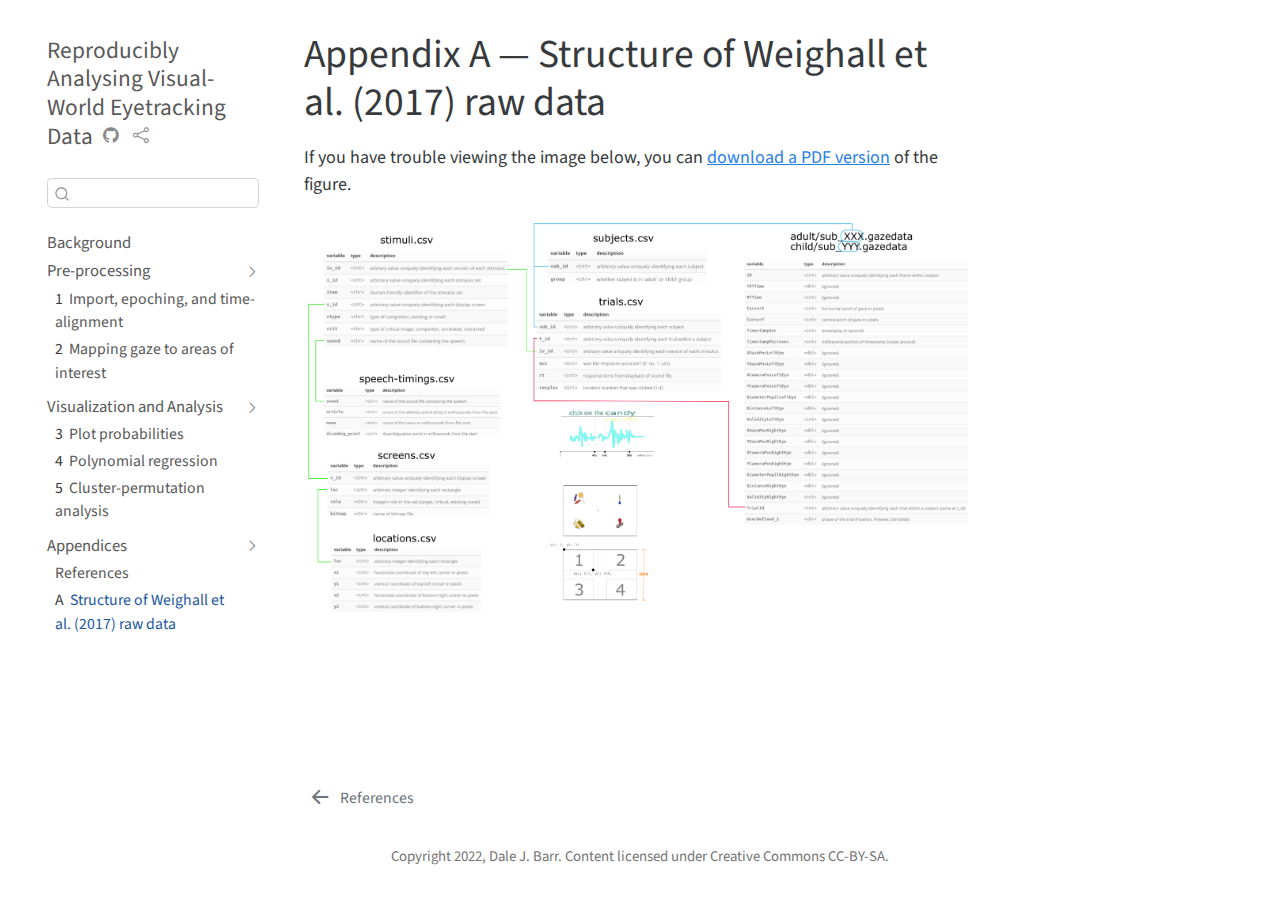
<file: docs/data-structure.html>
<!DOCTYPE html>
<html xmlns="http://www.w3.org/1999/xhtml" lang="en" xml:lang="en"><head>

<meta charset="utf-8">
<meta name="generator" content="quarto-1.1.251">

<meta name="viewport" content="width=device-width, initial-scale=1.0, user-scalable=yes">


<title>Reproducibly Analysing Visual-World Eyetracking Data - Appendix A — Structure of Weighall et al.&nbsp;(2017) raw data</title>
<style>
code{white-space: pre-wrap;}
span.smallcaps{font-variant: small-caps;}
div.columns{display: flex; gap: min(4vw, 1.5em);}
div.column{flex: auto; overflow-x: auto;}
div.hanging-indent{margin-left: 1.5em; text-indent: -1.5em;}
ul.task-list{list-style: none;}
ul.task-list li input[type="checkbox"] {
  width: 0.8em;
  margin: 0 0.8em 0.2em -1.6em;
  vertical-align: middle;
}
</style>


<script src="site_libs/quarto-nav/quarto-nav.js"></script>
<script src="site_libs/quarto-nav/headroom.min.js"></script>
<script src="site_libs/clipboard/clipboard.min.js"></script>
<script src="site_libs/quarto-search/autocomplete.umd.js"></script>
<script src="site_libs/quarto-search/fuse.min.js"></script>
<script src="site_libs/quarto-search/quarto-search.js"></script>
<meta name="quarto:offset" content="./">
<link href="./references.html" rel="prev">
<script src="site_libs/quarto-html/quarto.js"></script>
<script src="site_libs/quarto-html/popper.min.js"></script>
<script src="site_libs/quarto-html/tippy.umd.min.js"></script>
<script src="site_libs/quarto-html/anchor.min.js"></script>
<link href="site_libs/quarto-html/tippy.css" rel="stylesheet">
<link href="site_libs/quarto-html/quarto-syntax-highlighting.css" rel="stylesheet" id="quarto-text-highlighting-styles">
<script src="site_libs/bootstrap/bootstrap.min.js"></script>
<link href="site_libs/bootstrap/bootstrap-icons.css" rel="stylesheet">
<link href="site_libs/bootstrap/bootstrap.min.css" rel="stylesheet" id="quarto-bootstrap" data-mode="light">
<script id="quarto-search-options" type="application/json">{
  "location": "sidebar",
  "copy-button": false,
  "collapse-after": 3,
  "panel-placement": "start",
  "type": "textbox",
  "limit": 20,
  "language": {
    "search-no-results-text": "No results",
    "search-matching-documents-text": "matching documents",
    "search-copy-link-title": "Copy link to search",
    "search-hide-matches-text": "Hide additional matches",
    "search-more-match-text": "more match in this document",
    "search-more-matches-text": "more matches in this document",
    "search-clear-button-title": "Clear",
    "search-detached-cancel-button-title": "Cancel",
    "search-submit-button-title": "Submit"
  }
}</script>


</head>

<body class="nav-sidebar floating">

<div id="quarto-search-results"></div>
  <header id="quarto-header" class="headroom fixed-top">
  <nav class="quarto-secondary-nav" data-bs-toggle="collapse" data-bs-target="#quarto-sidebar" aria-controls="quarto-sidebar" aria-expanded="false" aria-label="Toggle sidebar navigation" onclick="if (window.quartoToggleHeadroom) { window.quartoToggleHeadroom(); }">
    <div class="container-fluid d-flex justify-content-between">
      <h1 class="quarto-secondary-nav-title">Appendix A — Structure of Weighall et al.&nbsp;(2017) raw data</h1>
      <button type="button" class="quarto-btn-toggle btn" aria-label="Show secondary navigation">
        <i class="bi bi-chevron-right"></i>
      </button>
    </div>
  </nav>
</header>
<!-- content -->
<div id="quarto-content" class="quarto-container page-columns page-rows-contents page-layout-article">
<!-- sidebar -->
  <nav id="quarto-sidebar" class="sidebar collapse sidebar-navigation floating overflow-auto">
    <div class="pt-lg-2 mt-2 text-left sidebar-header">
    <div class="sidebar-title mb-0 py-0">
      <a href="./">Reproducibly Analysing Visual-World Eyetracking Data</a> 
        <div class="sidebar-tools-main">
    <a href="https://github.com/dalejbarr/vw-analysis/" title="Source Code" class="sidebar-tool px-1"><i class="bi bi-github"></i></a>
    <a href="" title="Share" id="sidebar-tool-dropdown-0" class="sidebar-tool dropdown-toggle px-1" data-bs-toggle="dropdown" aria-expanded="false"><i class="bi bi-share"></i></a>
    <ul class="dropdown-menu" aria-labelledby="sidebar-tool-dropdown-0">
        <li>
          <a class="dropdown-item sidebar-tools-main-item" href="https://twitter.com/intent/tweet?url=|url|">
            <i class="bi bi-bi-twitter pe-1"></i>
          Twitter
          </a>
        </li>
        <li>
          <a class="dropdown-item sidebar-tools-main-item" href="https://www.facebook.com/sharer/sharer.php?u=|url|">
            <i class="bi bi-bi-facebook pe-1"></i>
          Facebook
          </a>
        </li>
    </ul>
</div>
    </div>
      </div>
      <div class="mt-2 flex-shrink-0 align-items-center">
        <div class="sidebar-search">
        <div id="quarto-search" class="" title="Search"></div>
        </div>
      </div>
    <div class="sidebar-menu-container"> 
    <ul class="list-unstyled mt-1">
        <li class="sidebar-item">
  <div class="sidebar-item-container"> 
  <a href="./index.html" class="sidebar-item-text sidebar-link">Background</a>
  </div>
</li>
        <li class="sidebar-item sidebar-item-section">
      <div class="sidebar-item-container"> 
            <a class="sidebar-item-text sidebar-link text-start" data-bs-toggle="collapse" data-bs-target="#quarto-sidebar-section-1" aria-expanded="true">Pre-processing</a>
          <a class="sidebar-item-toggle text-start" data-bs-toggle="collapse" data-bs-target="#quarto-sidebar-section-1" aria-expanded="true">
            <i class="bi bi-chevron-right ms-2"></i>
          </a> 
      </div>
      <ul id="quarto-sidebar-section-1" class="collapse list-unstyled sidebar-section depth1 show">  
          <li class="sidebar-item">
  <div class="sidebar-item-container"> 
  <a href="./preprocessing_1.html" class="sidebar-item-text sidebar-link"><span class="chapter-number">1</span>&nbsp; <span class="chapter-title">Import, epoching, and time-alignment</span></a>
  </div>
</li>
          <li class="sidebar-item">
  <div class="sidebar-item-container"> 
  <a href="./preprocessing_2.html" class="sidebar-item-text sidebar-link"><span class="chapter-number">2</span>&nbsp; <span class="chapter-title">Mapping gaze to areas of interest</span></a>
  </div>
</li>
      </ul>
  </li>
        <li class="sidebar-item sidebar-item-section">
      <div class="sidebar-item-container"> 
            <a class="sidebar-item-text sidebar-link text-start" data-bs-toggle="collapse" data-bs-target="#quarto-sidebar-section-2" aria-expanded="true">Visualization and Analysis</a>
          <a class="sidebar-item-toggle text-start" data-bs-toggle="collapse" data-bs-target="#quarto-sidebar-section-2" aria-expanded="true">
            <i class="bi bi-chevron-right ms-2"></i>
          </a> 
      </div>
      <ul id="quarto-sidebar-section-2" class="collapse list-unstyled sidebar-section depth1 show">  
          <li class="sidebar-item">
  <div class="sidebar-item-container"> 
  <a href="./plotting.html" class="sidebar-item-text sidebar-link"><span class="chapter-number">3</span>&nbsp; <span class="chapter-title">Plot probabilities</span></a>
  </div>
</li>
          <li class="sidebar-item">
  <div class="sidebar-item-container"> 
  <a href="./polynomial.html" class="sidebar-item-text sidebar-link"><span class="chapter-number">4</span>&nbsp; <span class="chapter-title">Polynomial regression</span></a>
  </div>
</li>
          <li class="sidebar-item">
  <div class="sidebar-item-container"> 
  <a href="./clust-perm.html" class="sidebar-item-text sidebar-link"><span class="chapter-number">5</span>&nbsp; <span class="chapter-title">Cluster-permutation analysis</span></a>
  </div>
</li>
      </ul>
  </li>
        <li class="sidebar-item sidebar-item-section">
      <div class="sidebar-item-container"> 
            <a class="sidebar-item-text sidebar-link text-start" data-bs-toggle="collapse" data-bs-target="#quarto-sidebar-section-3" aria-expanded="true">Appendices</a>
          <a class="sidebar-item-toggle text-start" data-bs-toggle="collapse" data-bs-target="#quarto-sidebar-section-3" aria-expanded="true">
            <i class="bi bi-chevron-right ms-2"></i>
          </a> 
      </div>
      <ul id="quarto-sidebar-section-3" class="collapse list-unstyled sidebar-section depth1 show">  
          <li class="sidebar-item">
  <div class="sidebar-item-container"> 
  <a href="./references.html" class="sidebar-item-text sidebar-link">References</a>
  </div>
</li>
          <li class="sidebar-item">
  <div class="sidebar-item-container"> 
  <a href="./data-structure.html" class="sidebar-item-text sidebar-link active"><span class="chapter-number">A</span>&nbsp; <span class="chapter-title">Structure of Weighall et al.&nbsp;(2017) raw data</span></a>
  </div>
</li>
      </ul>
  </li>
    </ul>
    </div>
</nav>
<!-- margin-sidebar -->
    <div id="quarto-margin-sidebar" class="sidebar margin-sidebar">
        
    </div>
<!-- main -->
<main class="content" id="quarto-document-content">

<header id="title-block-header" class="quarto-title-block default">
<div class="quarto-title">
<h1 class="title"><span id="sec-datastruct" class="quarto-section-identifier d-none d-lg-block">Appendix A — Structure of Weighall et al.&nbsp;(2017) raw data</span></h1>
</div>



<div class="quarto-title-meta">

    
    
  </div>
  

</header>

<p>If you have trouble viewing the image below, you can <a href="img/database/data-raw.pdf">download a PDF version</a> of the figure.</p>
<p><img src="img/database/data-raw.png" id="fig-datastructure" class="img-fluid"></p>



</main> <!-- /main -->
<script id="quarto-html-after-body" type="application/javascript">
window.document.addEventListener("DOMContentLoaded", function (event) {
  const toggleBodyColorMode = (bsSheetEl) => {
    const mode = bsSheetEl.getAttribute("data-mode");
    const bodyEl = window.document.querySelector("body");
    if (mode === "dark") {
      bodyEl.classList.add("quarto-dark");
      bodyEl.classList.remove("quarto-light");
    } else {
      bodyEl.classList.add("quarto-light");
      bodyEl.classList.remove("quarto-dark");
    }
  }
  const toggleBodyColorPrimary = () => {
    const bsSheetEl = window.document.querySelector("link#quarto-bootstrap");
    if (bsSheetEl) {
      toggleBodyColorMode(bsSheetEl);
    }
  }
  toggleBodyColorPrimary();  
  const icon = "";
  const anchorJS = new window.AnchorJS();
  anchorJS.options = {
    placement: 'right',
    icon: icon
  };
  anchorJS.add('.anchored');
  const clipboard = new window.ClipboardJS('.code-copy-button', {
    target: function(trigger) {
      return trigger.previousElementSibling;
    }
  });
  clipboard.on('success', function(e) {
    // button target
    const button = e.trigger;
    // don't keep focus
    button.blur();
    // flash "checked"
    button.classList.add('code-copy-button-checked');
    var currentTitle = button.getAttribute("title");
    button.setAttribute("title", "Copied!");
    setTimeout(function() {
      button.setAttribute("title", currentTitle);
      button.classList.remove('code-copy-button-checked');
    }, 1000);
    // clear code selection
    e.clearSelection();
  });
  function tippyHover(el, contentFn) {
    const config = {
      allowHTML: true,
      content: contentFn,
      maxWidth: 500,
      delay: 100,
      arrow: false,
      appendTo: function(el) {
          return el.parentElement;
      },
      interactive: true,
      interactiveBorder: 10,
      theme: 'quarto',
      placement: 'bottom-start'
    };
    window.tippy(el, config); 
  }
  const noterefs = window.document.querySelectorAll('a[role="doc-noteref"]');
  for (var i=0; i<noterefs.length; i++) {
    const ref = noterefs[i];
    tippyHover(ref, function() {
      // use id or data attribute instead here
      let href = ref.getAttribute('data-footnote-href') || ref.getAttribute('href');
      try { href = new URL(href).hash; } catch {}
      const id = href.replace(/^#\/?/, "");
      const note = window.document.getElementById(id);
      return note.innerHTML;
    });
  }
  var bibliorefs = window.document.querySelectorAll('a[role="doc-biblioref"]');
  for (var i=0; i<bibliorefs.length; i++) {
    const ref = bibliorefs[i];
    const cites = ref.parentNode.getAttribute('data-cites').split(' ');
    tippyHover(ref, function() {
      var popup = window.document.createElement('div');
      cites.forEach(function(cite) {
        var citeDiv = window.document.createElement('div');
        citeDiv.classList.add('hanging-indent');
        citeDiv.classList.add('csl-entry');
        var biblioDiv = window.document.getElementById('ref-' + cite);
        if (biblioDiv) {
          citeDiv.innerHTML = biblioDiv.innerHTML;
        }
        popup.appendChild(citeDiv);
      });
      return popup.innerHTML;
    });
  }
});
</script>
<nav class="page-navigation">
  <div class="nav-page nav-page-previous">
      <a href="./references.html" class="pagination-link">
        <i class="bi bi-arrow-left-short"></i> <span class="nav-page-text">References</span>
      </a>          
  </div>
  <div class="nav-page nav-page-next">
  </div>
</nav>
</div> <!-- /content -->
<footer class="footer">
  <div class="nav-footer">
      <div class="nav-footer-center">Copyright 2022, Dale J. Barr. Content licensed under Creative Commons CC-BY-SA.</div>
  </div>
</footer>



</body></html>
</file>
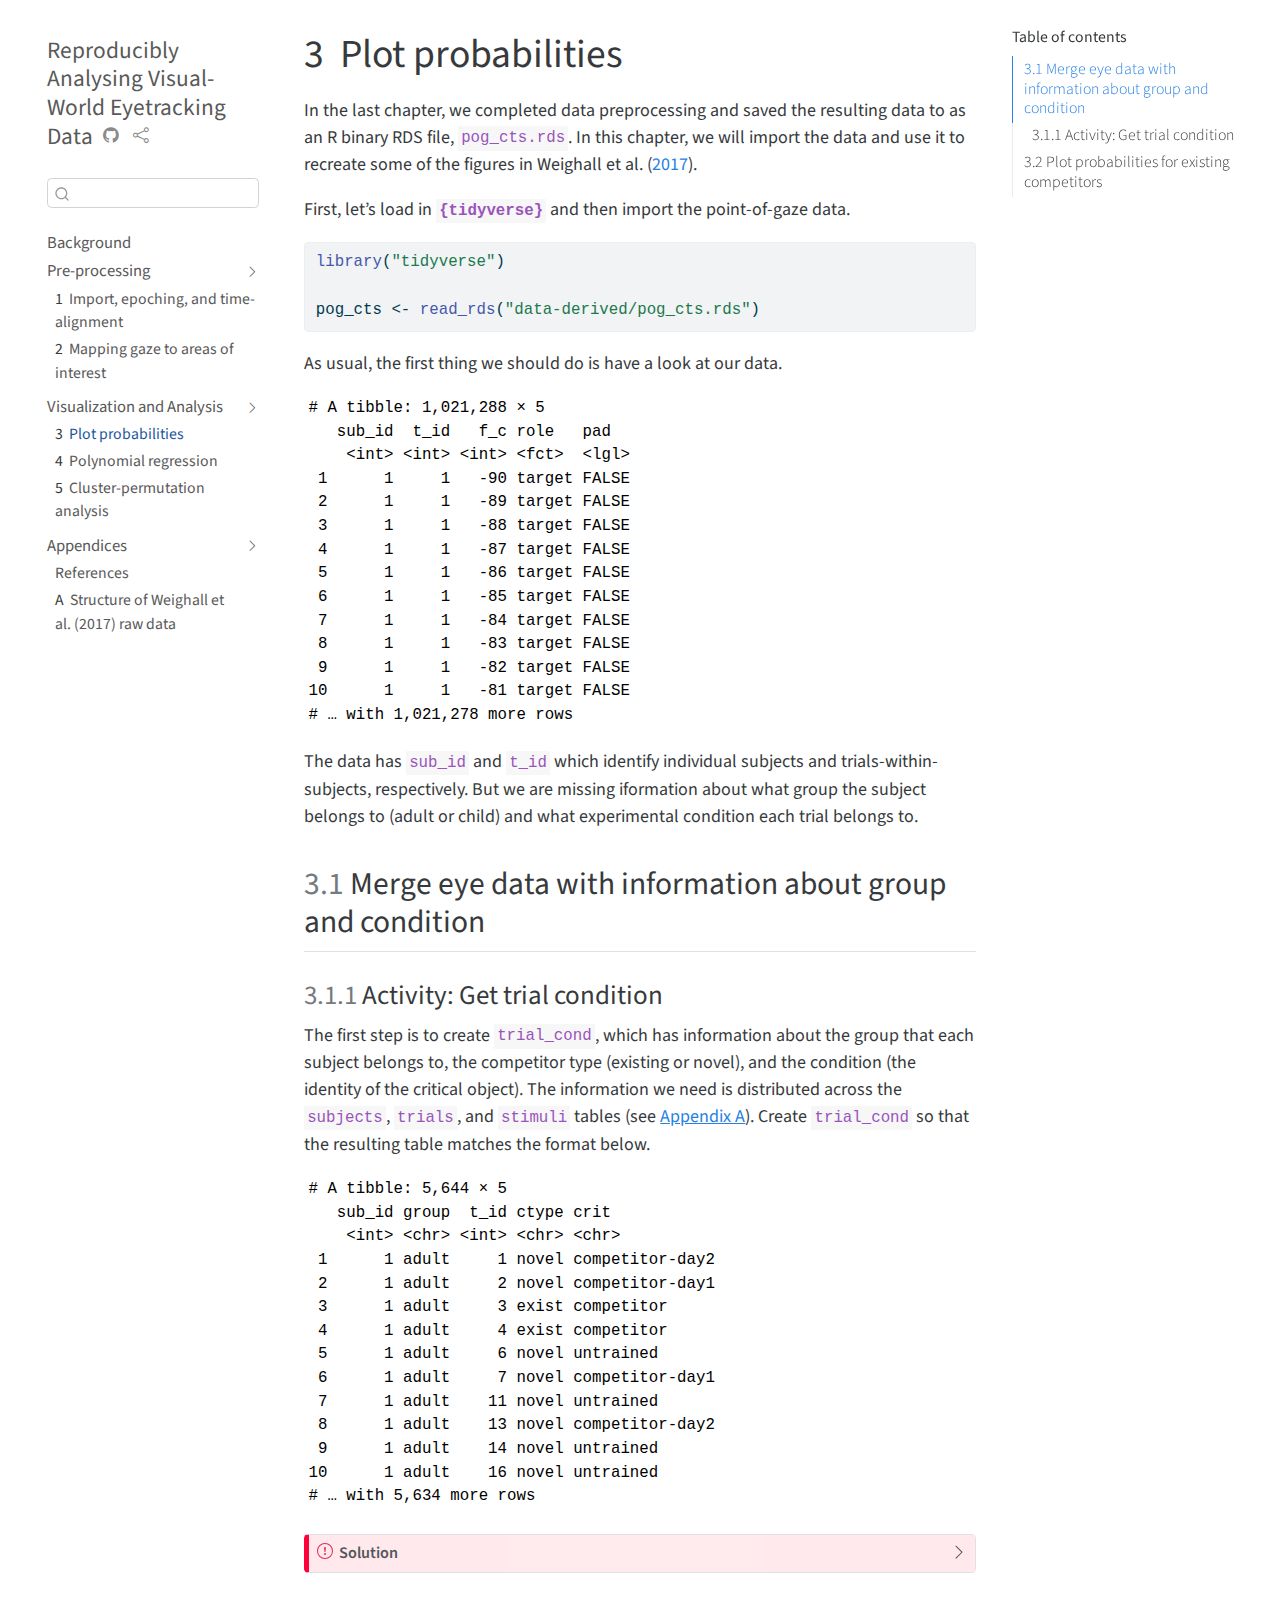
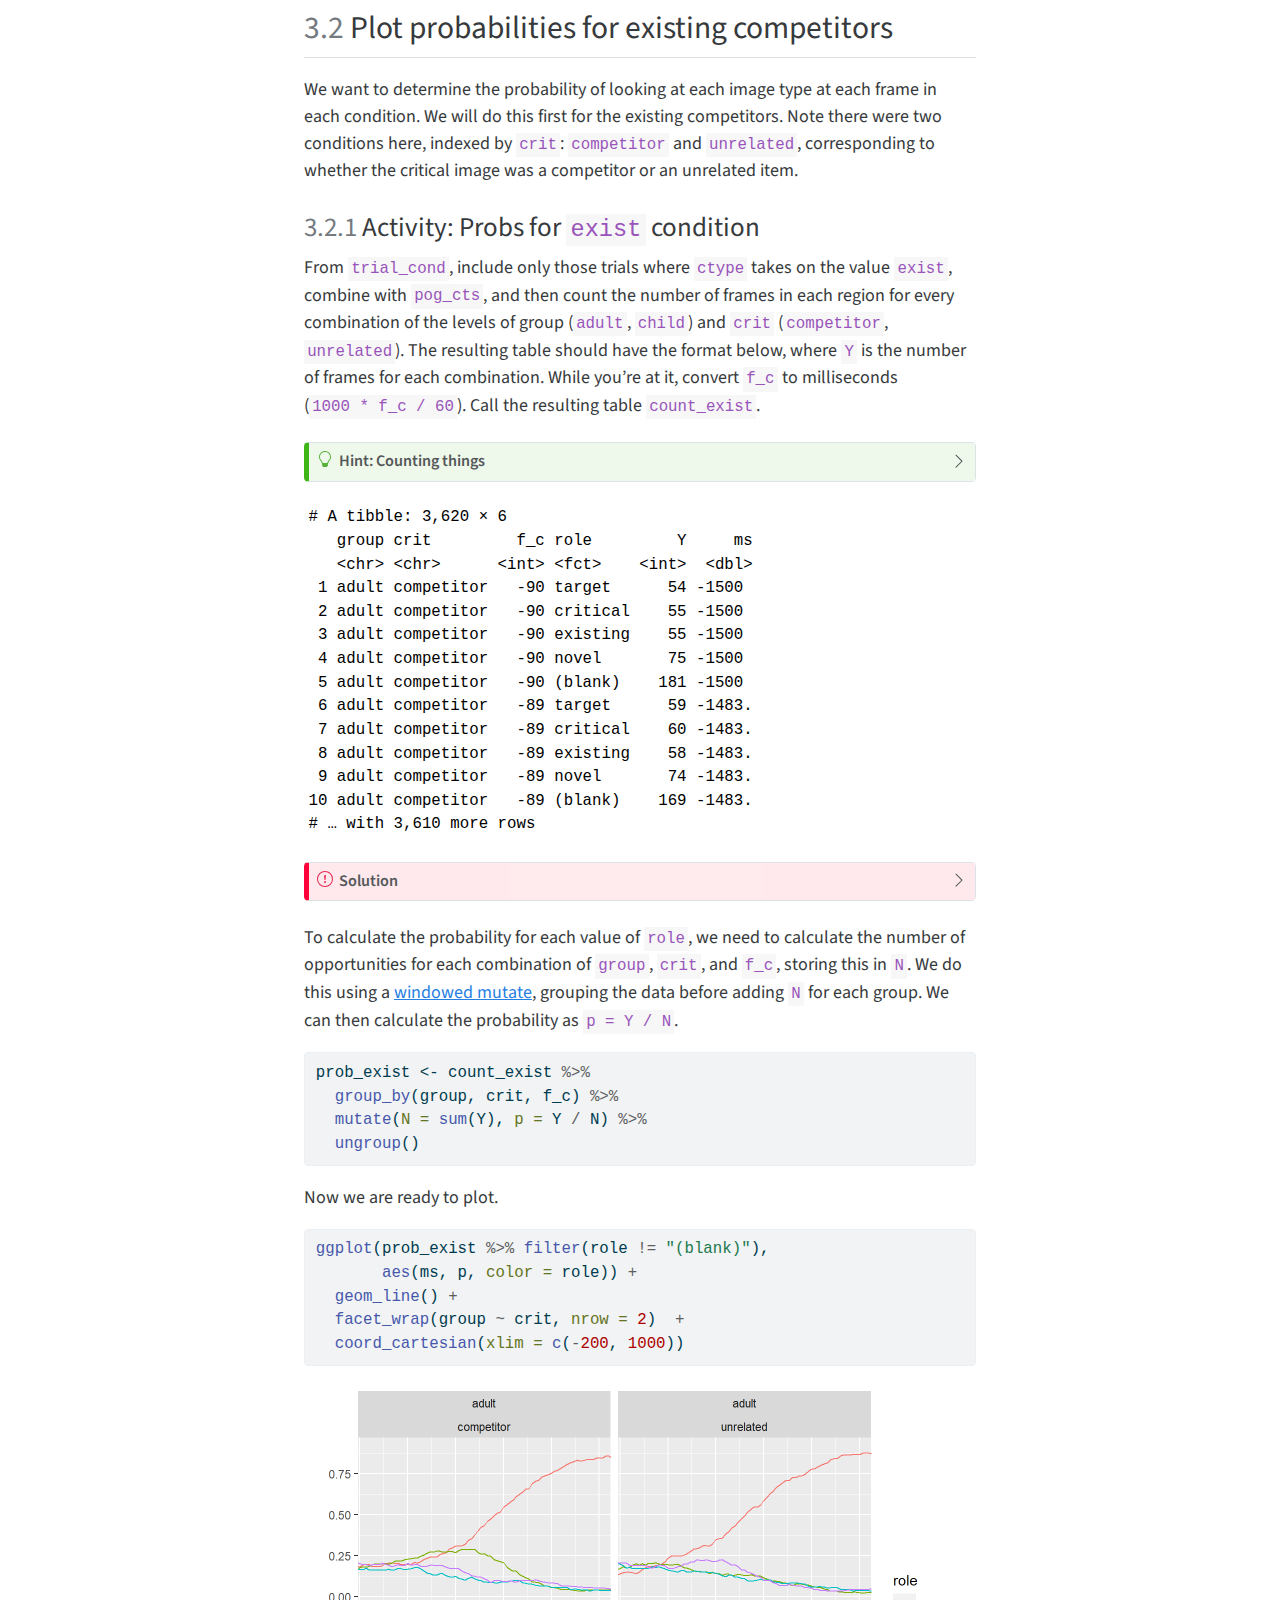
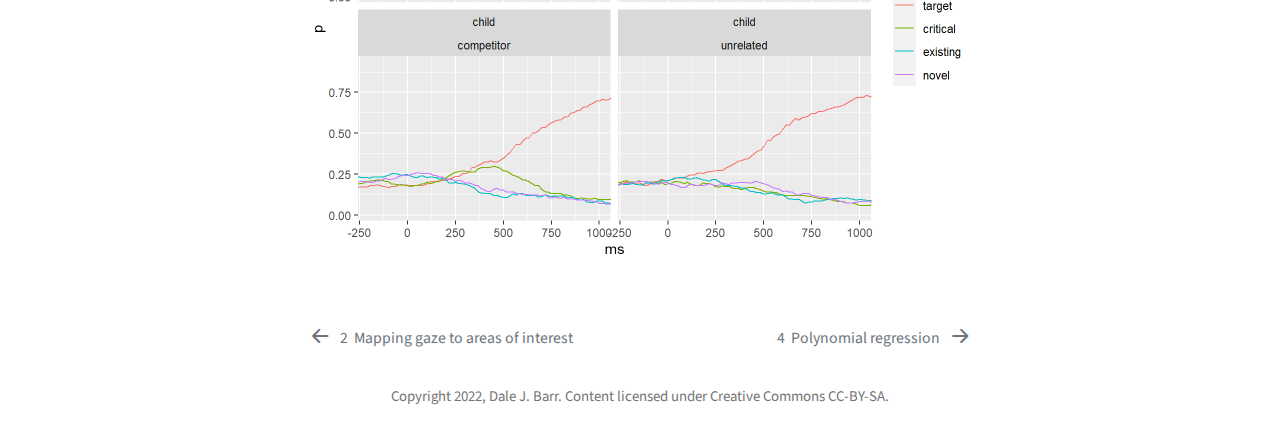
<file: docs/plotting.html>
<!DOCTYPE html>
<html xmlns="http://www.w3.org/1999/xhtml" lang="en" xml:lang="en"><head>

<meta charset="utf-8">
<meta name="generator" content="quarto-1.1.251">

<meta name="viewport" content="width=device-width, initial-scale=1.0, user-scalable=yes">


<title>Reproducibly Analysing Visual-World Eyetracking Data - 3&nbsp; Plot probabilities</title>
<style>
code{white-space: pre-wrap;}
span.smallcaps{font-variant: small-caps;}
div.columns{display: flex; gap: min(4vw, 1.5em);}
div.column{flex: auto; overflow-x: auto;}
div.hanging-indent{margin-left: 1.5em; text-indent: -1.5em;}
ul.task-list{list-style: none;}
ul.task-list li input[type="checkbox"] {
  width: 0.8em;
  margin: 0 0.8em 0.2em -1.6em;
  vertical-align: middle;
}
pre > code.sourceCode { white-space: pre; position: relative; }
pre > code.sourceCode > span { display: inline-block; line-height: 1.25; }
pre > code.sourceCode > span:empty { height: 1.2em; }
.sourceCode { overflow: visible; }
code.sourceCode > span { color: inherit; text-decoration: inherit; }
div.sourceCode { margin: 1em 0; }
pre.sourceCode { margin: 0; }
@media screen {
div.sourceCode { overflow: auto; }
}
@media print {
pre > code.sourceCode { white-space: pre-wrap; }
pre > code.sourceCode > span { text-indent: -5em; padding-left: 5em; }
}
pre.numberSource code
  { counter-reset: source-line 0; }
pre.numberSource code > span
  { position: relative; left: -4em; counter-increment: source-line; }
pre.numberSource code > span > a:first-child::before
  { content: counter(source-line);
    position: relative; left: -1em; text-align: right; vertical-align: baseline;
    border: none; display: inline-block;
    -webkit-touch-callout: none; -webkit-user-select: none;
    -khtml-user-select: none; -moz-user-select: none;
    -ms-user-select: none; user-select: none;
    padding: 0 4px; width: 4em;
    color: #aaaaaa;
  }
pre.numberSource { margin-left: 3em; border-left: 1px solid #aaaaaa;  padding-left: 4px; }
div.sourceCode
  {   }
@media screen {
pre > code.sourceCode > span > a:first-child::before { text-decoration: underline; }
}
code span.al { color: #ff0000; font-weight: bold; } /* Alert */
code span.an { color: #60a0b0; font-weight: bold; font-style: italic; } /* Annotation */
code span.at { color: #7d9029; } /* Attribute */
code span.bn { color: #40a070; } /* BaseN */
code span.bu { color: #008000; } /* BuiltIn */
code span.cf { color: #007020; font-weight: bold; } /* ControlFlow */
code span.ch { color: #4070a0; } /* Char */
code span.cn { color: #880000; } /* Constant */
code span.co { color: #60a0b0; font-style: italic; } /* Comment */
code span.cv { color: #60a0b0; font-weight: bold; font-style: italic; } /* CommentVar */
code span.do { color: #ba2121; font-style: italic; } /* Documentation */
code span.dt { color: #902000; } /* DataType */
code span.dv { color: #40a070; } /* DecVal */
code span.er { color: #ff0000; font-weight: bold; } /* Error */
code span.ex { } /* Extension */
code span.fl { color: #40a070; } /* Float */
code span.fu { color: #06287e; } /* Function */
code span.im { color: #008000; font-weight: bold; } /* Import */
code span.in { color: #60a0b0; font-weight: bold; font-style: italic; } /* Information */
code span.kw { color: #007020; font-weight: bold; } /* Keyword */
code span.op { color: #666666; } /* Operator */
code span.ot { color: #007020; } /* Other */
code span.pp { color: #bc7a00; } /* Preprocessor */
code span.sc { color: #4070a0; } /* SpecialChar */
code span.ss { color: #bb6688; } /* SpecialString */
code span.st { color: #4070a0; } /* String */
code span.va { color: #19177c; } /* Variable */
code span.vs { color: #4070a0; } /* VerbatimString */
code span.wa { color: #60a0b0; font-weight: bold; font-style: italic; } /* Warning */
div.csl-bib-body { }
div.csl-entry {
  clear: both;
}
.hanging div.csl-entry {
  margin-left:2em;
  text-indent:-2em;
}
div.csl-left-margin {
  min-width:2em;
  float:left;
}
div.csl-right-inline {
  margin-left:2em;
  padding-left:1em;
}
div.csl-indent {
  margin-left: 2em;
}
</style>


<script src="site_libs/quarto-nav/quarto-nav.js"></script>
<script src="site_libs/quarto-nav/headroom.min.js"></script>
<script src="site_libs/clipboard/clipboard.min.js"></script>
<script src="site_libs/quarto-search/autocomplete.umd.js"></script>
<script src="site_libs/quarto-search/fuse.min.js"></script>
<script src="site_libs/quarto-search/quarto-search.js"></script>
<meta name="quarto:offset" content="./">
<link href="./polynomial.html" rel="next">
<link href="./preprocessing_2.html" rel="prev">
<script src="site_libs/quarto-html/quarto.js"></script>
<script src="site_libs/quarto-html/popper.min.js"></script>
<script src="site_libs/quarto-html/tippy.umd.min.js"></script>
<script src="site_libs/quarto-html/anchor.min.js"></script>
<link href="site_libs/quarto-html/tippy.css" rel="stylesheet">
<link href="site_libs/quarto-html/quarto-syntax-highlighting.css" rel="stylesheet" id="quarto-text-highlighting-styles">
<script src="site_libs/bootstrap/bootstrap.min.js"></script>
<link href="site_libs/bootstrap/bootstrap-icons.css" rel="stylesheet">
<link href="site_libs/bootstrap/bootstrap.min.css" rel="stylesheet" id="quarto-bootstrap" data-mode="light">
<script id="quarto-search-options" type="application/json">{
  "location": "sidebar",
  "copy-button": false,
  "collapse-after": 3,
  "panel-placement": "start",
  "type": "textbox",
  "limit": 20,
  "language": {
    "search-no-results-text": "No results",
    "search-matching-documents-text": "matching documents",
    "search-copy-link-title": "Copy link to search",
    "search-hide-matches-text": "Hide additional matches",
    "search-more-match-text": "more match in this document",
    "search-more-matches-text": "more matches in this document",
    "search-clear-button-title": "Clear",
    "search-detached-cancel-button-title": "Cancel",
    "search-submit-button-title": "Submit"
  }
}</script>


</head>

<body class="nav-sidebar floating">

<div id="quarto-search-results"></div>
  <header id="quarto-header" class="headroom fixed-top">
  <nav class="quarto-secondary-nav" data-bs-toggle="collapse" data-bs-target="#quarto-sidebar" aria-controls="quarto-sidebar" aria-expanded="false" aria-label="Toggle sidebar navigation" onclick="if (window.quartoToggleHeadroom) { window.quartoToggleHeadroom(); }">
    <div class="container-fluid d-flex justify-content-between">
      <h1 class="quarto-secondary-nav-title"><span class="chapter-number">3</span>&nbsp; <span class="chapter-title">Plot probabilities</span></h1>
      <button type="button" class="quarto-btn-toggle btn" aria-label="Show secondary navigation">
        <i class="bi bi-chevron-right"></i>
      </button>
    </div>
  </nav>
</header>
<!-- content -->
<div id="quarto-content" class="quarto-container page-columns page-rows-contents page-layout-article">
<!-- sidebar -->
  <nav id="quarto-sidebar" class="sidebar collapse sidebar-navigation floating overflow-auto">
    <div class="pt-lg-2 mt-2 text-left sidebar-header">
    <div class="sidebar-title mb-0 py-0">
      <a href="./">Reproducibly Analysing Visual-World Eyetracking Data</a> 
        <div class="sidebar-tools-main">
    <a href="https://github.com/dalejbarr/vw-analysis/" title="Source Code" class="sidebar-tool px-1"><i class="bi bi-github"></i></a>
    <a href="" title="Share" id="sidebar-tool-dropdown-0" class="sidebar-tool dropdown-toggle px-1" data-bs-toggle="dropdown" aria-expanded="false"><i class="bi bi-share"></i></a>
    <ul class="dropdown-menu" aria-labelledby="sidebar-tool-dropdown-0">
        <li>
          <a class="dropdown-item sidebar-tools-main-item" href="https://twitter.com/intent/tweet?url=|url|">
            <i class="bi bi-bi-twitter pe-1"></i>
          Twitter
          </a>
        </li>
        <li>
          <a class="dropdown-item sidebar-tools-main-item" href="https://www.facebook.com/sharer/sharer.php?u=|url|">
            <i class="bi bi-bi-facebook pe-1"></i>
          Facebook
          </a>
        </li>
    </ul>
</div>
    </div>
      </div>
      <div class="mt-2 flex-shrink-0 align-items-center">
        <div class="sidebar-search">
        <div id="quarto-search" class="" title="Search"></div>
        </div>
      </div>
    <div class="sidebar-menu-container"> 
    <ul class="list-unstyled mt-1">
        <li class="sidebar-item">
  <div class="sidebar-item-container"> 
  <a href="./index.html" class="sidebar-item-text sidebar-link">Background</a>
  </div>
</li>
        <li class="sidebar-item sidebar-item-section">
      <div class="sidebar-item-container"> 
            <a class="sidebar-item-text sidebar-link text-start" data-bs-toggle="collapse" data-bs-target="#quarto-sidebar-section-1" aria-expanded="true">Pre-processing</a>
          <a class="sidebar-item-toggle text-start" data-bs-toggle="collapse" data-bs-target="#quarto-sidebar-section-1" aria-expanded="true">
            <i class="bi bi-chevron-right ms-2"></i>
          </a> 
      </div>
      <ul id="quarto-sidebar-section-1" class="collapse list-unstyled sidebar-section depth1 show">  
          <li class="sidebar-item">
  <div class="sidebar-item-container"> 
  <a href="./preprocessing_1.html" class="sidebar-item-text sidebar-link"><span class="chapter-number">1</span>&nbsp; <span class="chapter-title">Import, epoching, and time-alignment</span></a>
  </div>
</li>
          <li class="sidebar-item">
  <div class="sidebar-item-container"> 
  <a href="./preprocessing_2.html" class="sidebar-item-text sidebar-link"><span class="chapter-number">2</span>&nbsp; <span class="chapter-title">Mapping gaze to areas of interest</span></a>
  </div>
</li>
      </ul>
  </li>
        <li class="sidebar-item sidebar-item-section">
      <div class="sidebar-item-container"> 
            <a class="sidebar-item-text sidebar-link text-start" data-bs-toggle="collapse" data-bs-target="#quarto-sidebar-section-2" aria-expanded="true">Visualization and Analysis</a>
          <a class="sidebar-item-toggle text-start" data-bs-toggle="collapse" data-bs-target="#quarto-sidebar-section-2" aria-expanded="true">
            <i class="bi bi-chevron-right ms-2"></i>
          </a> 
      </div>
      <ul id="quarto-sidebar-section-2" class="collapse list-unstyled sidebar-section depth1 show">  
          <li class="sidebar-item">
  <div class="sidebar-item-container"> 
  <a href="./plotting.html" class="sidebar-item-text sidebar-link active"><span class="chapter-number">3</span>&nbsp; <span class="chapter-title">Plot probabilities</span></a>
  </div>
</li>
          <li class="sidebar-item">
  <div class="sidebar-item-container"> 
  <a href="./polynomial.html" class="sidebar-item-text sidebar-link"><span class="chapter-number">4</span>&nbsp; <span class="chapter-title">Polynomial regression</span></a>
  </div>
</li>
          <li class="sidebar-item">
  <div class="sidebar-item-container"> 
  <a href="./clust-perm.html" class="sidebar-item-text sidebar-link"><span class="chapter-number">5</span>&nbsp; <span class="chapter-title">Cluster-permutation analysis</span></a>
  </div>
</li>
      </ul>
  </li>
        <li class="sidebar-item sidebar-item-section">
      <div class="sidebar-item-container"> 
            <a class="sidebar-item-text sidebar-link text-start" data-bs-toggle="collapse" data-bs-target="#quarto-sidebar-section-3" aria-expanded="true">Appendices</a>
          <a class="sidebar-item-toggle text-start" data-bs-toggle="collapse" data-bs-target="#quarto-sidebar-section-3" aria-expanded="true">
            <i class="bi bi-chevron-right ms-2"></i>
          </a> 
      </div>
      <ul id="quarto-sidebar-section-3" class="collapse list-unstyled sidebar-section depth1 show">  
          <li class="sidebar-item">
  <div class="sidebar-item-container"> 
  <a href="./references.html" class="sidebar-item-text sidebar-link">References</a>
  </div>
</li>
          <li class="sidebar-item">
  <div class="sidebar-item-container"> 
  <a href="./data-structure.html" class="sidebar-item-text sidebar-link"><span class="chapter-number">A</span>&nbsp; <span class="chapter-title">Structure of Weighall et al.&nbsp;(2017) raw data</span></a>
  </div>
</li>
      </ul>
  </li>
    </ul>
    </div>
</nav>
<!-- margin-sidebar -->
    <div id="quarto-margin-sidebar" class="sidebar margin-sidebar">
        <nav id="TOC" role="doc-toc" class="toc-active">
    <h2 id="toc-title">Table of contents</h2>
   
  <ul>
  <li><a href="#merge-eye-data-with-information-about-group-and-condition" id="toc-merge-eye-data-with-information-about-group-and-condition" class="nav-link active" data-scroll-target="#merge-eye-data-with-information-about-group-and-condition"><span class="toc-section-number">3.1</span>  Merge eye data with information about group and condition</a>
  <ul class="collapse">
  <li><a href="#activity-get-trial-condition" id="toc-activity-get-trial-condition" class="nav-link" data-scroll-target="#activity-get-trial-condition"><span class="toc-section-number">3.1.1</span>  Activity: Get trial condition</a></li>
  </ul></li>
  <li><a href="#plot-probabilities-for-existing-competitors" id="toc-plot-probabilities-for-existing-competitors" class="nav-link" data-scroll-target="#plot-probabilities-for-existing-competitors"><span class="toc-section-number">3.2</span>  Plot probabilities for existing competitors</a>
  <ul class="collapse">
  <li><a href="#activity-probs-for-exist-condition" id="toc-activity-probs-for-exist-condition" class="nav-link" data-scroll-target="#activity-probs-for-exist-condition"><span class="toc-section-number">3.2.1</span>  Activity: Probs for <code>exist</code> condition</a></li>
  </ul></li>
  </ul>
</nav>
    </div>
<!-- main -->
<main class="content" id="quarto-document-content">

<header id="title-block-header" class="quarto-title-block default">
<div class="quarto-title">
<h1 class="title d-none d-lg-block"><span class="chapter-number">3</span>&nbsp; <span class="chapter-title">Plot probabilities</span></h1>
</div>



<div class="quarto-title-meta">

    
    
  </div>
  

</header>

<p>In the last chapter, we completed data preprocessing and saved the resulting data to as an R binary RDS file, <code>pog_cts.rds</code>. In this chapter, we will import the data and use it to recreate some of the figures in <span class="citation" data-cites="weighall2017">Weighall et al. (<a href="references.html#ref-weighall2017" role="doc-biblioref">2017</a>)</span>.</p>
<p>First, let’s load in <strong><code>{tidyverse}</code></strong> and then import the point-of-gaze data.</p>
<div class="cell">
<div class="sourceCode cell-code" id="cb1"><pre class="sourceCode r code-with-copy"><code class="sourceCode r"><span id="cb1-1"><a href="#cb1-1" aria-hidden="true" tabindex="-1"></a><span class="fu">library</span>(<span class="st">"tidyverse"</span>)</span>
<span id="cb1-2"><a href="#cb1-2" aria-hidden="true" tabindex="-1"></a></span>
<span id="cb1-3"><a href="#cb1-3" aria-hidden="true" tabindex="-1"></a>pog_cts <span class="ot">&lt;-</span> <span class="fu">read_rds</span>(<span class="st">"data-derived/pog_cts.rds"</span>)</span></code><button title="Copy to Clipboard" class="code-copy-button"><i class="bi"></i></button></pre></div>
</div>
<p>As usual, the first thing we should do is have a look at our data.</p>
<div class="cell">
<div class="cell-output cell-output-stdout">
<pre><code># A tibble: 1,021,288 × 5
   sub_id  t_id   f_c role   pad  
    &lt;int&gt; &lt;int&gt; &lt;int&gt; &lt;fct&gt;  &lt;lgl&gt;
 1      1     1   -90 target FALSE
 2      1     1   -89 target FALSE
 3      1     1   -88 target FALSE
 4      1     1   -87 target FALSE
 5      1     1   -86 target FALSE
 6      1     1   -85 target FALSE
 7      1     1   -84 target FALSE
 8      1     1   -83 target FALSE
 9      1     1   -82 target FALSE
10      1     1   -81 target FALSE
# … with 1,021,278 more rows</code></pre>
</div>
</div>
<p>The data has <code>sub_id</code> and <code>t_id</code> which identify individual subjects and trials-within-subjects, respectively. But we are missing iformation about what group the subject belongs to (adult or child) and what experimental condition each trial belongs to.</p>
<section id="merge-eye-data-with-information-about-group-and-condition" class="level2" data-number="3.1">
<h2 data-number="3.1" class="anchored" data-anchor-id="merge-eye-data-with-information-about-group-and-condition"><span class="header-section-number">3.1</span> Merge eye data with information about group and condition</h2>
<section id="activity-get-trial-condition" class="level3" data-number="3.1.1">
<h3 data-number="3.1.1" class="anchored" data-anchor-id="activity-get-trial-condition"><span class="header-section-number">3.1.1</span> Activity: Get trial condition</h3>
<p>The first step is to create <code>trial_cond</code>, which has information about the group that each subject belongs to, the competitor type (existing or novel), and the condition (the identity of the critical object). The information we need is distributed across the <code>subjects</code>, <code>trials</code>, and <code>stimuli</code> tables (see <a href="data-structure.html"><span>Appendix&nbsp;A</span></a>). Create <code>trial_cond</code> so that the resulting table matches the format below.</p>
<div class="cell">
<div class="cell-output cell-output-stdout">
<pre><code># A tibble: 5,644 × 5
   sub_id group  t_id ctype crit           
    &lt;int&gt; &lt;chr&gt; &lt;int&gt; &lt;chr&gt; &lt;chr&gt;          
 1      1 adult     1 novel competitor-day2
 2      1 adult     2 novel competitor-day1
 3      1 adult     3 exist competitor     
 4      1 adult     4 exist competitor     
 5      1 adult     6 novel untrained      
 6      1 adult     7 novel competitor-day1
 7      1 adult    11 novel untrained      
 8      1 adult    13 novel competitor-day2
 9      1 adult    14 novel untrained      
10      1 adult    16 novel untrained      
# … with 5,634 more rows</code></pre>
</div>
</div>
<div class="callout-important callout callout-style-default callout-captioned">
<div class="callout-header d-flex align-content-center" data-bs-toggle="collapse" data-bs-target=".callout-1-contents" aria-controls="callout-1" aria-expanded="false" aria-label="Toggle callout">
<div class="callout-icon-container">
<i class="callout-icon"></i>
</div>
<div class="callout-caption-container flex-fill">
Solution
</div>
<div class="callout-btn-toggle d-inline-block border-0 py-1 ps-1 pe-0 float-end"><i class="callout-toggle"></i></div>
</div>
<div id="callout-1" class="callout-1-contents callout-collapse collapse">
<div class="callout-body-container callout-body">
<div class="cell">
<div class="sourceCode cell-code" id="cb4"><pre class="sourceCode r code-with-copy"><code class="sourceCode r"><span id="cb4-1"><a href="#cb4-1" aria-hidden="true" tabindex="-1"></a>trials <span class="ot">&lt;-</span> <span class="fu">read_csv</span>(<span class="st">"data-raw/trials.csv"</span>,</span>
<span id="cb4-2"><a href="#cb4-2" aria-hidden="true" tabindex="-1"></a>                   <span class="at">col_types =</span> <span class="st">"iiiiii"</span>)</span>
<span id="cb4-3"><a href="#cb4-3" aria-hidden="true" tabindex="-1"></a></span>
<span id="cb4-4"><a href="#cb4-4" aria-hidden="true" tabindex="-1"></a>stimuli <span class="ot">&lt;-</span> <span class="fu">read_csv</span>(<span class="st">"data-raw/stimuli.csv"</span>,</span>
<span id="cb4-5"><a href="#cb4-5" aria-hidden="true" tabindex="-1"></a>                    <span class="at">col_types =</span> <span class="st">"iiciccc"</span>)</span>
<span id="cb4-6"><a href="#cb4-6" aria-hidden="true" tabindex="-1"></a></span>
<span id="cb4-7"><a href="#cb4-7" aria-hidden="true" tabindex="-1"></a>subjects <span class="ot">&lt;-</span> <span class="fu">read_csv</span>(<span class="st">"data-raw/subjects.csv"</span>,</span>
<span id="cb4-8"><a href="#cb4-8" aria-hidden="true" tabindex="-1"></a>                     <span class="at">col_types =</span> <span class="st">"ic"</span>)</span>
<span id="cb4-9"><a href="#cb4-9" aria-hidden="true" tabindex="-1"></a></span>
<span id="cb4-10"><a href="#cb4-10" aria-hidden="true" tabindex="-1"></a>trial_cond <span class="ot">&lt;-</span> trials <span class="sc">%&gt;%</span></span>
<span id="cb4-11"><a href="#cb4-11" aria-hidden="true" tabindex="-1"></a>  <span class="fu">inner_join</span>(stimuli, <span class="st">"iv_id"</span>) <span class="sc">%&gt;%</span></span>
<span id="cb4-12"><a href="#cb4-12" aria-hidden="true" tabindex="-1"></a>  <span class="fu">inner_join</span>(subjects, <span class="st">"sub_id"</span>) <span class="sc">%&gt;%</span></span>
<span id="cb4-13"><a href="#cb4-13" aria-hidden="true" tabindex="-1"></a>  <span class="fu">select</span>(sub_id, group, t_id, ctype, crit)</span></code><button title="Copy to Clipboard" class="code-copy-button"><i class="bi"></i></button></pre></div>
</div>
</div>
</div>
</div>
</section>
</section>
<section id="plot-probabilities-for-existing-competitors" class="level2" data-number="3.2">
<h2 data-number="3.2" class="anchored" data-anchor-id="plot-probabilities-for-existing-competitors"><span class="header-section-number">3.2</span> Plot probabilities for existing competitors</h2>
<p>We want to determine the probability of looking at each image type at each frame in each condition. We will do this first for the existing competitors. Note there were two conditions here, indexed by <code>crit</code>: <code>competitor</code> and <code>unrelated</code>, corresponding to whether the critical image was a competitor or an unrelated item.</p>
<section id="activity-probs-for-exist-condition" class="level3" data-number="3.2.1">
<h3 data-number="3.2.1" class="anchored" data-anchor-id="activity-probs-for-exist-condition"><span class="header-section-number">3.2.1</span> Activity: Probs for <code>exist</code> condition</h3>
<p>From <code>trial_cond</code>, include only those trials where <code>ctype</code> takes on the value <code>exist</code>, combine with <code>pog_cts</code>, and then count the number of frames in each region for every combination of the levels of group (<code>adult</code>, <code>child</code>) and <code>crit</code> (<code>competitor</code>, <code>unrelated</code>). The resulting table should have the format below, where <code>Y</code> is the number of frames for each combination. While you’re at it, convert <code>f_c</code> to milliseconds (<code>1000 * f_c / 60</code>). Call the resulting table <code>count_exist</code>.</p>
<div class="callout-tip callout callout-style-default callout-captioned">
<div class="callout-header d-flex align-content-center" data-bs-toggle="collapse" data-bs-target=".callout-2-contents" aria-controls="callout-2" aria-expanded="false" aria-label="Toggle callout">
<div class="callout-icon-container">
<i class="callout-icon"></i>
</div>
<div class="callout-caption-container flex-fill">
Hint: Counting things
</div>
<div class="callout-btn-toggle d-inline-block border-0 py-1 ps-1 pe-0 float-end"><i class="callout-toggle"></i></div>
</div>
<div id="callout-2" class="callout-2-contents callout-collapse collapse">
<div class="callout-body-container callout-body">
<p>Use the <code>count()</code> function from <strong><code>{dplyr}</code></strong>. Take note of the <code>.drop</code> argument to deal with possible situations where there are zero observations. For example:</p>
<div class="cell">
<div class="sourceCode cell-code" id="cb5"><pre class="sourceCode r code-with-copy"><code class="sourceCode r"><span id="cb5-1"><a href="#cb5-1" aria-hidden="true" tabindex="-1"></a>pets <span class="ot">&lt;-</span> <span class="fu">tibble</span>(<span class="at">animal =</span> <span class="fu">factor</span>(<span class="fu">rep</span>(<span class="fu">c</span>(<span class="st">"dog"</span>, <span class="st">"cat"</span>, <span class="st">"ferret"</span>), <span class="fu">c</span>(<span class="dv">3</span>, <span class="dv">2</span>, <span class="dv">0</span>)),</span>
<span id="cb5-2"><a href="#cb5-2" aria-hidden="true" tabindex="-1"></a>                               <span class="at">levels =</span> <span class="fu">c</span>(<span class="st">"dog"</span>, <span class="st">"cat"</span>, <span class="st">"ferret"</span>)))</span>
<span id="cb5-3"><a href="#cb5-3" aria-hidden="true" tabindex="-1"></a></span>
<span id="cb5-4"><a href="#cb5-4" aria-hidden="true" tabindex="-1"></a>pets</span></code><button title="Copy to Clipboard" class="code-copy-button"><i class="bi"></i></button></pre></div>
<div class="cell-output cell-output-stdout">
<pre><code># A tibble: 5 × 1
  animal
  &lt;fct&gt; 
1 dog   
2 dog   
3 dog   
4 cat   
5 cat   </code></pre>
</div>
<div class="sourceCode cell-code" id="cb7"><pre class="sourceCode r code-with-copy"><code class="sourceCode r"><span id="cb7-1"><a href="#cb7-1" aria-hidden="true" tabindex="-1"></a>pets <span class="sc">%&gt;%</span></span>
<span id="cb7-2"><a href="#cb7-2" aria-hidden="true" tabindex="-1"></a>  <span class="fu">count</span>(animal)</span></code><button title="Copy to Clipboard" class="code-copy-button"><i class="bi"></i></button></pre></div>
<div class="cell-output cell-output-stdout">
<pre><code># A tibble: 2 × 2
  animal     n
  &lt;fct&gt;  &lt;int&gt;
1 dog        3
2 cat        2</code></pre>
</div>
<div class="sourceCode cell-code" id="cb9"><pre class="sourceCode r code-with-copy"><code class="sourceCode r"><span id="cb9-1"><a href="#cb9-1" aria-hidden="true" tabindex="-1"></a>pets <span class="sc">%&gt;%</span></span>
<span id="cb9-2"><a href="#cb9-2" aria-hidden="true" tabindex="-1"></a>  <span class="fu">count</span>(animal, <span class="at">.drop =</span> <span class="cn">FALSE</span>)</span></code><button title="Copy to Clipboard" class="code-copy-button"><i class="bi"></i></button></pre></div>
<div class="cell-output cell-output-stdout">
<pre><code># A tibble: 3 × 2
  animal     n
  &lt;fct&gt;  &lt;int&gt;
1 dog        3
2 cat        2
3 ferret     0</code></pre>
</div>
</div>
</div>
</div>
</div>
<div class="cell">
<div class="cell-output cell-output-stdout">
<pre><code># A tibble: 3,620 × 6
   group crit         f_c role         Y     ms
   &lt;chr&gt; &lt;chr&gt;      &lt;int&gt; &lt;fct&gt;    &lt;int&gt;  &lt;dbl&gt;
 1 adult competitor   -90 target      54 -1500 
 2 adult competitor   -90 critical    55 -1500 
 3 adult competitor   -90 existing    55 -1500 
 4 adult competitor   -90 novel       75 -1500 
 5 adult competitor   -90 (blank)    181 -1500 
 6 adult competitor   -89 target      59 -1483.
 7 adult competitor   -89 critical    60 -1483.
 8 adult competitor   -89 existing    58 -1483.
 9 adult competitor   -89 novel       74 -1483.
10 adult competitor   -89 (blank)    169 -1483.
# … with 3,610 more rows</code></pre>
</div>
</div>
<div class="callout-important callout callout-style-default callout-captioned">
<div class="callout-header d-flex align-content-center" data-bs-toggle="collapse" data-bs-target=".callout-3-contents" aria-controls="callout-3" aria-expanded="false" aria-label="Toggle callout">
<div class="callout-icon-container">
<i class="callout-icon"></i>
</div>
<div class="callout-caption-container flex-fill">
Solution
</div>
<div class="callout-btn-toggle d-inline-block border-0 py-1 ps-1 pe-0 float-end"><i class="callout-toggle"></i></div>
</div>
<div id="callout-3" class="callout-3-contents callout-collapse collapse">
<div class="callout-body-container callout-body">
<div class="cell">
<div class="sourceCode cell-code" id="cb12"><pre class="sourceCode r code-with-copy"><code class="sourceCode r"><span id="cb12-1"><a href="#cb12-1" aria-hidden="true" tabindex="-1"></a>count_exist <span class="ot">&lt;-</span> trial_cond <span class="sc">%&gt;%</span></span>
<span id="cb12-2"><a href="#cb12-2" aria-hidden="true" tabindex="-1"></a>  <span class="fu">filter</span>(ctype <span class="sc">==</span> <span class="st">"exist"</span>) <span class="sc">%&gt;%</span></span>
<span id="cb12-3"><a href="#cb12-3" aria-hidden="true" tabindex="-1"></a>  <span class="fu">inner_join</span>(pog_cts, <span class="fu">c</span>(<span class="st">"sub_id"</span>, <span class="st">"t_id"</span>)) <span class="sc">%&gt;%</span></span>
<span id="cb12-4"><a href="#cb12-4" aria-hidden="true" tabindex="-1"></a>  <span class="fu">count</span>(group, crit, f_c, role, <span class="at">name =</span> <span class="st">"Y"</span>, <span class="at">.drop =</span> <span class="cn">FALSE</span>) <span class="sc">%&gt;%</span></span>
<span id="cb12-5"><a href="#cb12-5" aria-hidden="true" tabindex="-1"></a>  <span class="fu">mutate</span>(<span class="at">ms =</span> <span class="dv">1000</span> <span class="sc">*</span> f_c <span class="sc">/</span> <span class="dv">60</span>)</span></code><button title="Copy to Clipboard" class="code-copy-button"><i class="bi"></i></button></pre></div>
</div>
</div>
</div>
</div>
<p>To calculate the probability for each value of <code>role</code>, we need to calculate the number of opportunities for each combination of <code>group</code>, <code>crit</code>, and <code>f_c</code>, storing this in <code>N</code>. We do this using a <a href="https://dplyr.tidyverse.org/articles/window-functions.html">windowed mutate</a>, grouping the data before adding <code>N</code> for each group. We can then calculate the probability as <code>p = Y / N</code>.</p>
<div class="cell">
<div class="sourceCode cell-code" id="cb13"><pre class="sourceCode r code-with-copy"><code class="sourceCode r"><span id="cb13-1"><a href="#cb13-1" aria-hidden="true" tabindex="-1"></a>prob_exist <span class="ot">&lt;-</span> count_exist <span class="sc">%&gt;%</span></span>
<span id="cb13-2"><a href="#cb13-2" aria-hidden="true" tabindex="-1"></a>  <span class="fu">group_by</span>(group, crit, f_c) <span class="sc">%&gt;%</span></span>
<span id="cb13-3"><a href="#cb13-3" aria-hidden="true" tabindex="-1"></a>  <span class="fu">mutate</span>(<span class="at">N =</span> <span class="fu">sum</span>(Y), <span class="at">p =</span> Y <span class="sc">/</span> N) <span class="sc">%&gt;%</span></span>
<span id="cb13-4"><a href="#cb13-4" aria-hidden="true" tabindex="-1"></a>  <span class="fu">ungroup</span>()</span></code><button title="Copy to Clipboard" class="code-copy-button"><i class="bi"></i></button></pre></div>
</div>
<p>Now we are ready to plot.</p>
<div class="cell">
<div class="sourceCode cell-code" id="cb14"><pre class="sourceCode r code-with-copy"><code class="sourceCode r"><span id="cb14-1"><a href="#cb14-1" aria-hidden="true" tabindex="-1"></a><span class="fu">ggplot</span>(prob_exist <span class="sc">%&gt;%</span> <span class="fu">filter</span>(role <span class="sc">!=</span> <span class="st">"(blank)"</span>), </span>
<span id="cb14-2"><a href="#cb14-2" aria-hidden="true" tabindex="-1"></a>       <span class="fu">aes</span>(ms, p, <span class="at">color =</span> role)) <span class="sc">+</span></span>
<span id="cb14-3"><a href="#cb14-3" aria-hidden="true" tabindex="-1"></a>  <span class="fu">geom_line</span>() <span class="sc">+</span></span>
<span id="cb14-4"><a href="#cb14-4" aria-hidden="true" tabindex="-1"></a>  <span class="fu">facet_wrap</span>(group <span class="sc">~</span> crit, <span class="at">nrow =</span> <span class="dv">2</span>)  <span class="sc">+</span></span>
<span id="cb14-5"><a href="#cb14-5" aria-hidden="true" tabindex="-1"></a>  <span class="fu">coord_cartesian</span>(<span class="at">xlim =</span> <span class="fu">c</span>(<span class="sc">-</span><span class="dv">200</span>, <span class="dv">1000</span>))</span></code><button title="Copy to Clipboard" class="code-copy-button"><i class="bi"></i></button></pre></div>
<div class="cell-output-display">
<p><img src="plotting_files/figure-html/unnamed-chunk-9-1.png" class="img-fluid" width="672"></p>
</div>
</div>


<div id="refs" class="references csl-bib-body hanging-indent" role="doc-bibliography" style="display: none">
<div id="ref-weighall2017" class="csl-entry" role="doc-biblioentry">
Weighall, AR, Lisa-Marie Henderson, DJ Barr, Scott Ashley Cairney, and Mark Gareth Gaskell. 2017. <span>“Eye-Tracking the Time-Course of Novel Word Learning and Lexical Competition in Adults and Children.”</span> <em>Brain and Language</em> 167: 13–27.
</div>
</div>
</section>
</section>

</main> <!-- /main -->
<script id="quarto-html-after-body" type="application/javascript">
window.document.addEventListener("DOMContentLoaded", function (event) {
  const toggleBodyColorMode = (bsSheetEl) => {
    const mode = bsSheetEl.getAttribute("data-mode");
    const bodyEl = window.document.querySelector("body");
    if (mode === "dark") {
      bodyEl.classList.add("quarto-dark");
      bodyEl.classList.remove("quarto-light");
    } else {
      bodyEl.classList.add("quarto-light");
      bodyEl.classList.remove("quarto-dark");
    }
  }
  const toggleBodyColorPrimary = () => {
    const bsSheetEl = window.document.querySelector("link#quarto-bootstrap");
    if (bsSheetEl) {
      toggleBodyColorMode(bsSheetEl);
    }
  }
  toggleBodyColorPrimary();  
  const icon = "";
  const anchorJS = new window.AnchorJS();
  anchorJS.options = {
    placement: 'right',
    icon: icon
  };
  anchorJS.add('.anchored');
  const clipboard = new window.ClipboardJS('.code-copy-button', {
    target: function(trigger) {
      return trigger.previousElementSibling;
    }
  });
  clipboard.on('success', function(e) {
    // button target
    const button = e.trigger;
    // don't keep focus
    button.blur();
    // flash "checked"
    button.classList.add('code-copy-button-checked');
    var currentTitle = button.getAttribute("title");
    button.setAttribute("title", "Copied!");
    setTimeout(function() {
      button.setAttribute("title", currentTitle);
      button.classList.remove('code-copy-button-checked');
    }, 1000);
    // clear code selection
    e.clearSelection();
  });
  function tippyHover(el, contentFn) {
    const config = {
      allowHTML: true,
      content: contentFn,
      maxWidth: 500,
      delay: 100,
      arrow: false,
      appendTo: function(el) {
          return el.parentElement;
      },
      interactive: true,
      interactiveBorder: 10,
      theme: 'quarto',
      placement: 'bottom-start'
    };
    window.tippy(el, config); 
  }
  const noterefs = window.document.querySelectorAll('a[role="doc-noteref"]');
  for (var i=0; i<noterefs.length; i++) {
    const ref = noterefs[i];
    tippyHover(ref, function() {
      // use id or data attribute instead here
      let href = ref.getAttribute('data-footnote-href') || ref.getAttribute('href');
      try { href = new URL(href).hash; } catch {}
      const id = href.replace(/^#\/?/, "");
      const note = window.document.getElementById(id);
      return note.innerHTML;
    });
  }
  var bibliorefs = window.document.querySelectorAll('a[role="doc-biblioref"]');
  for (var i=0; i<bibliorefs.length; i++) {
    const ref = bibliorefs[i];
    const cites = ref.parentNode.getAttribute('data-cites').split(' ');
    tippyHover(ref, function() {
      var popup = window.document.createElement('div');
      cites.forEach(function(cite) {
        var citeDiv = window.document.createElement('div');
        citeDiv.classList.add('hanging-indent');
        citeDiv.classList.add('csl-entry');
        var biblioDiv = window.document.getElementById('ref-' + cite);
        if (biblioDiv) {
          citeDiv.innerHTML = biblioDiv.innerHTML;
        }
        popup.appendChild(citeDiv);
      });
      return popup.innerHTML;
    });
  }
});
</script>
<nav class="page-navigation">
  <div class="nav-page nav-page-previous">
      <a href="./preprocessing_2.html" class="pagination-link">
        <i class="bi bi-arrow-left-short"></i> <span class="nav-page-text"><span class="chapter-number">2</span>&nbsp; <span class="chapter-title">Mapping gaze to areas of interest</span></span>
      </a>          
  </div>
  <div class="nav-page nav-page-next">
      <a href="./polynomial.html" class="pagination-link">
        <span class="nav-page-text"><span class="chapter-number">4</span>&nbsp; <span class="chapter-title">Polynomial regression</span></span> <i class="bi bi-arrow-right-short"></i>
      </a>
  </div>
</nav>
</div> <!-- /content -->
<footer class="footer">
  <div class="nav-footer">
      <div class="nav-footer-center">Copyright 2022, Dale J. Barr. Content licensed under Creative Commons CC-BY-SA.</div>
  </div>
</footer>



</body></html>
</file>
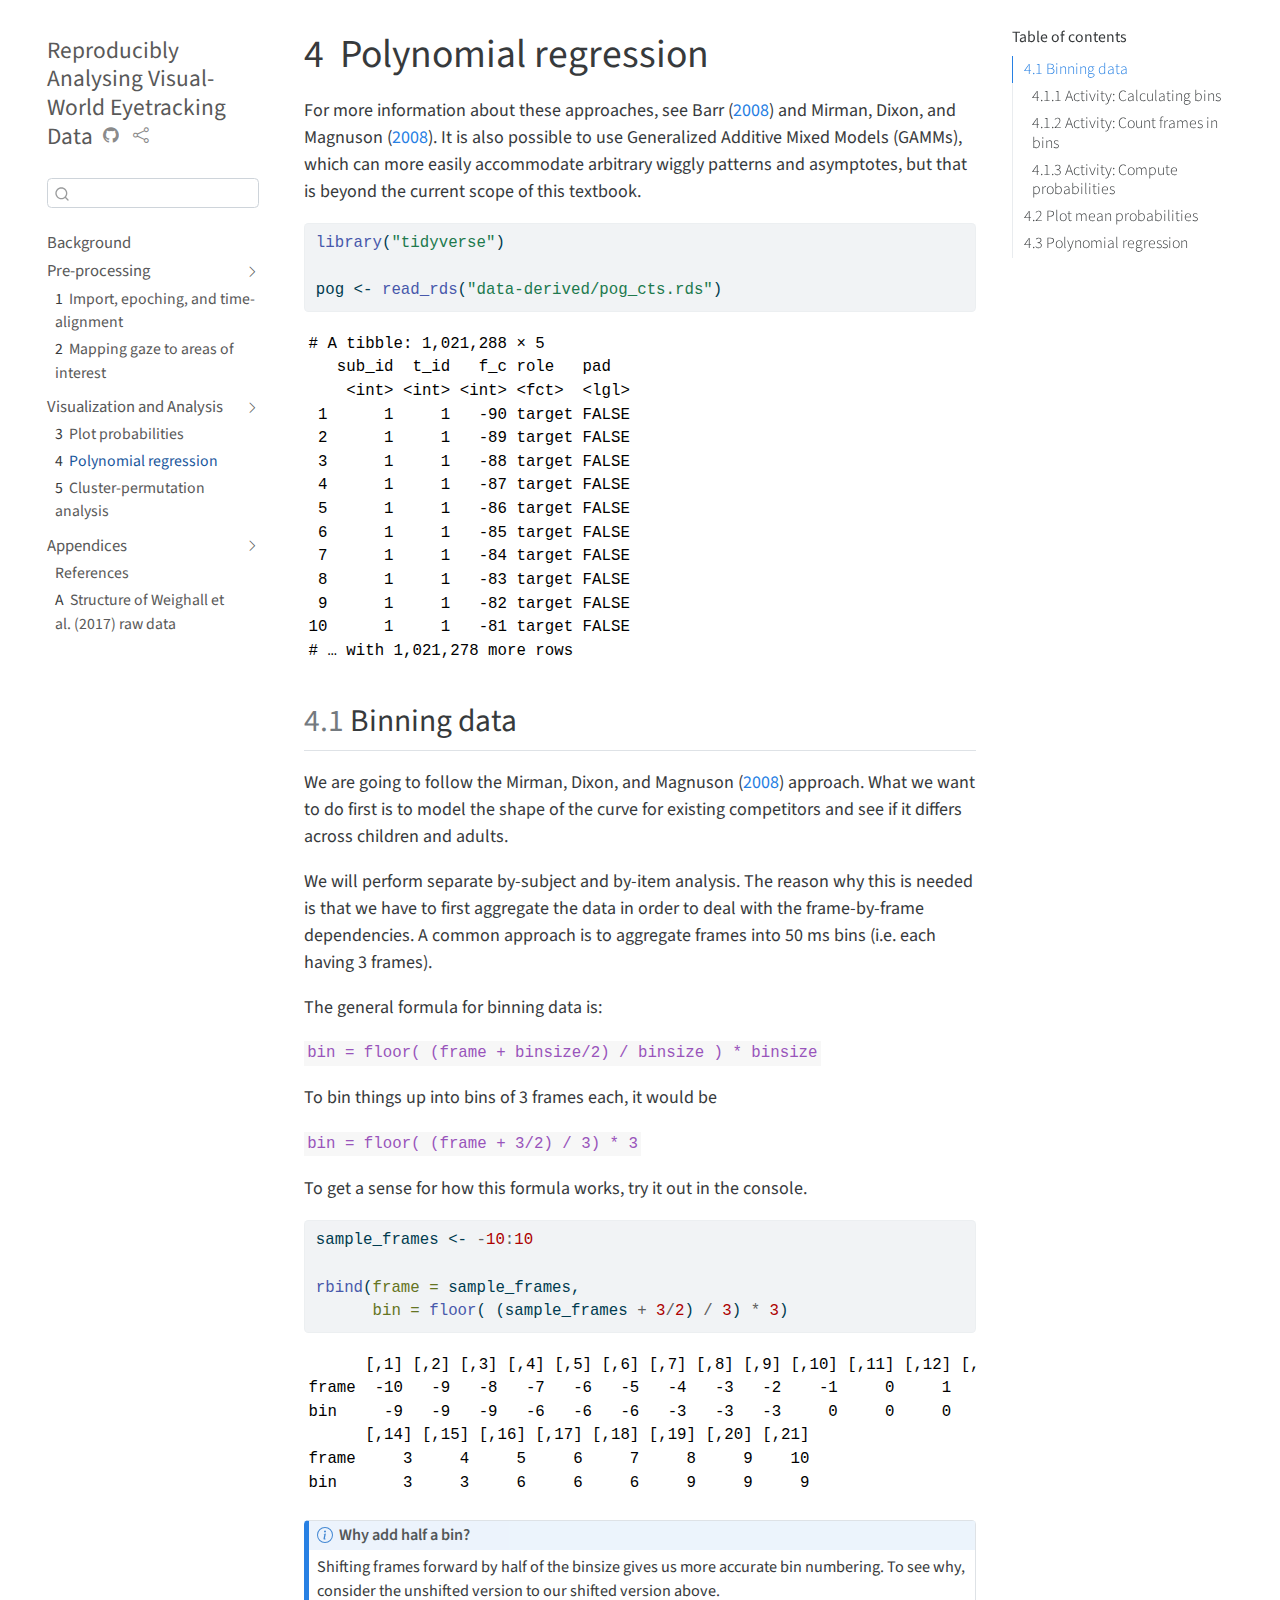
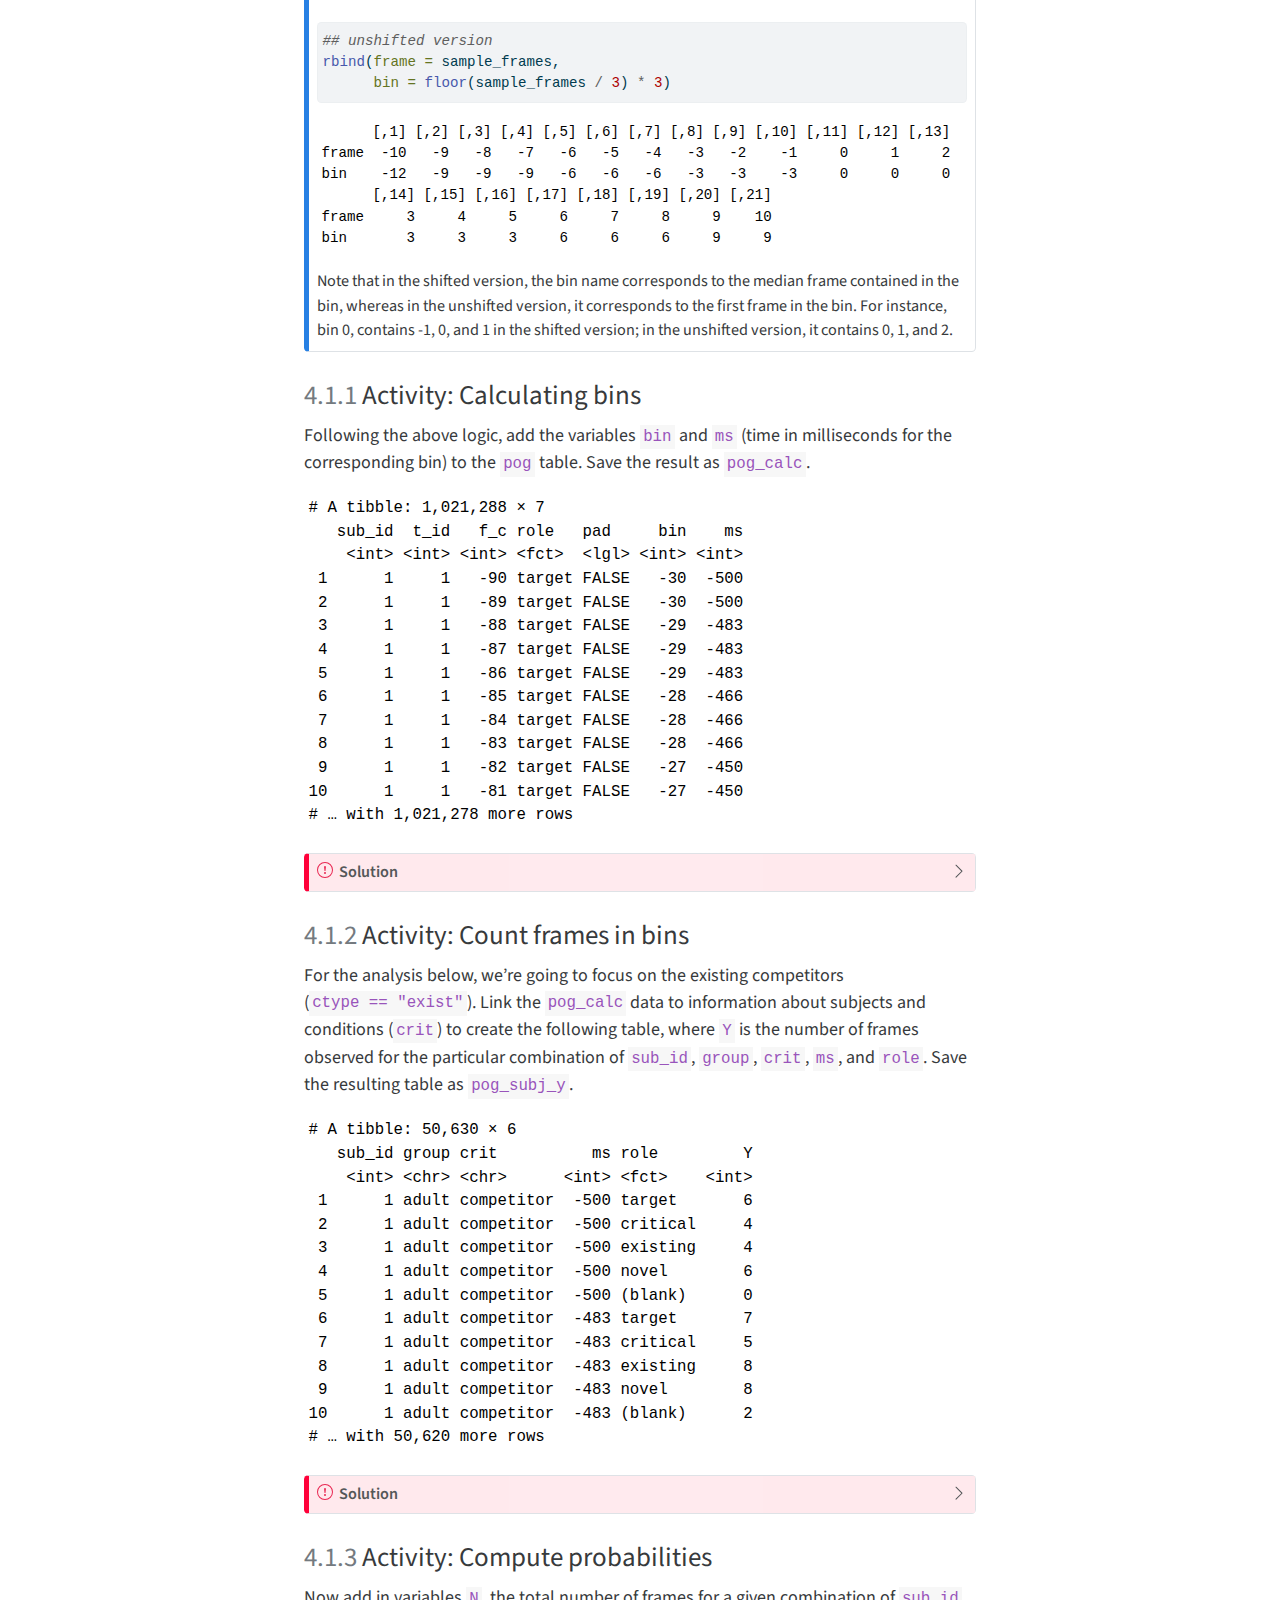
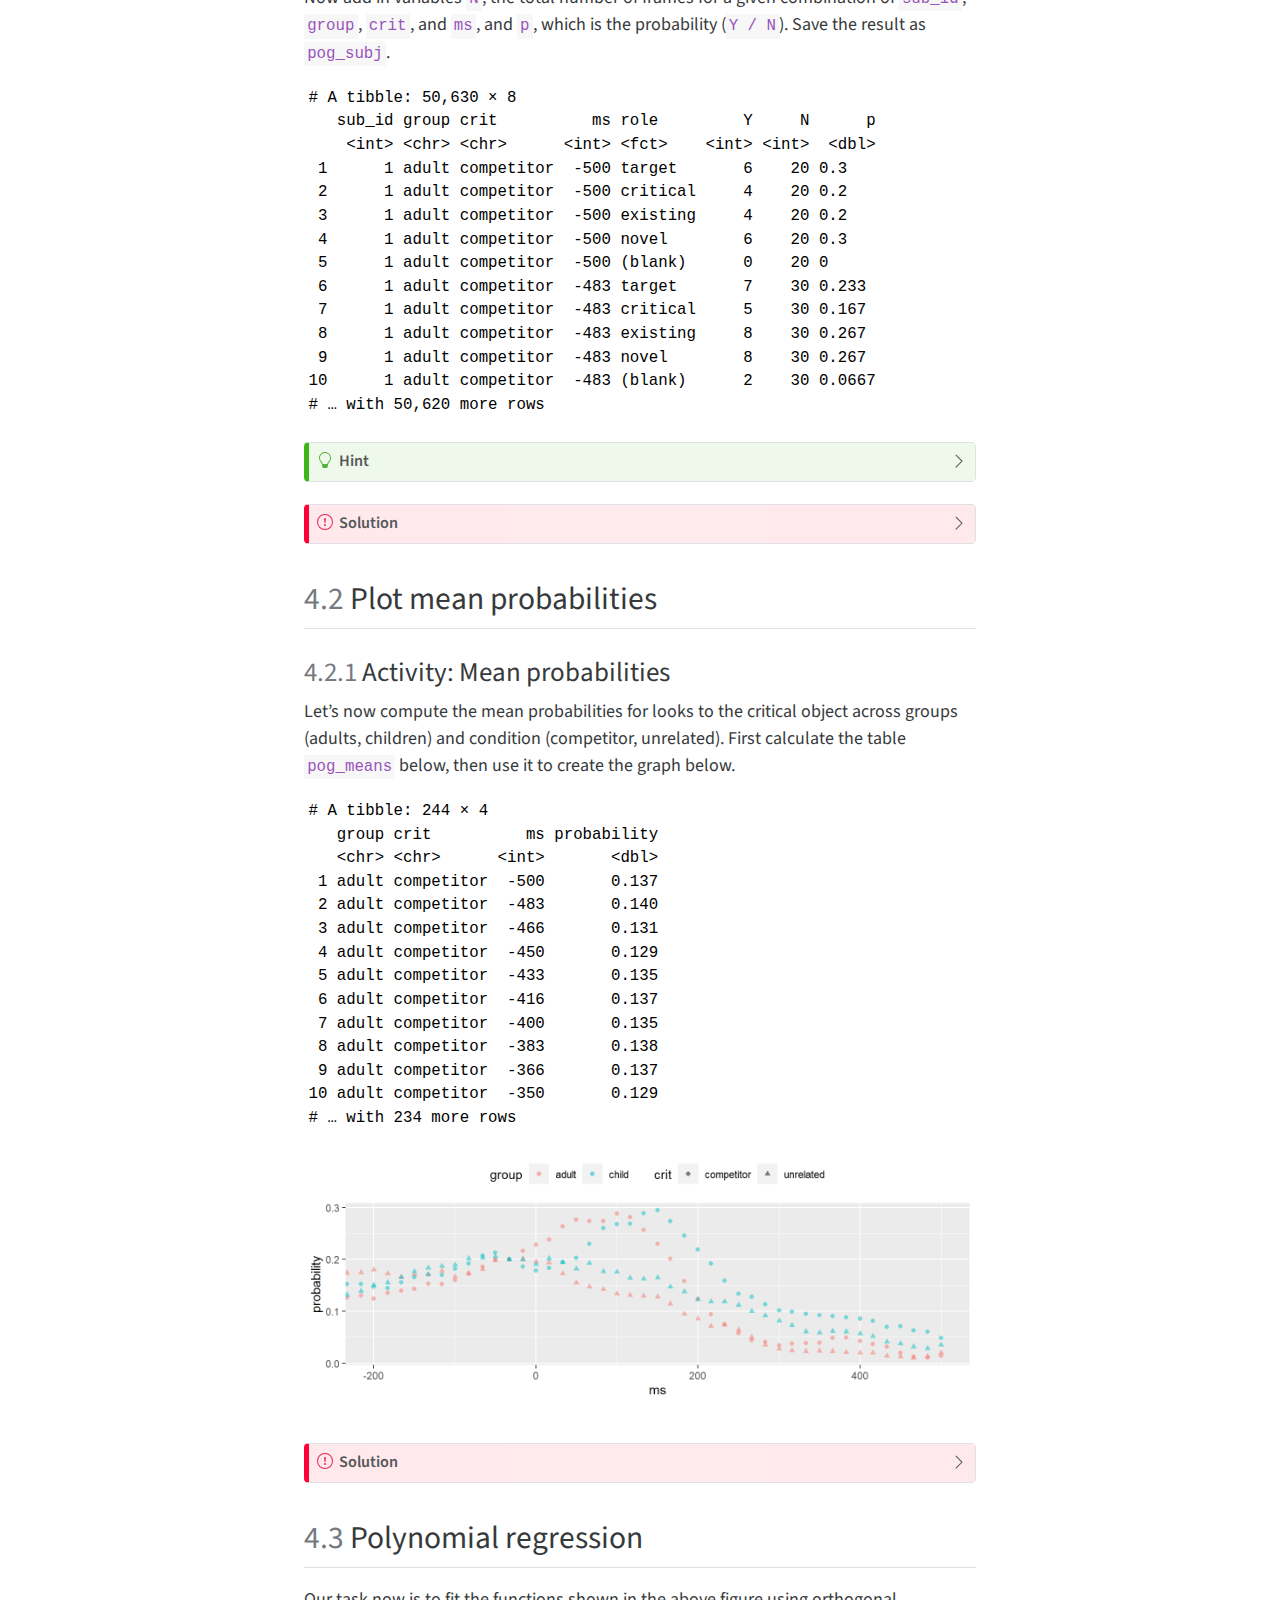
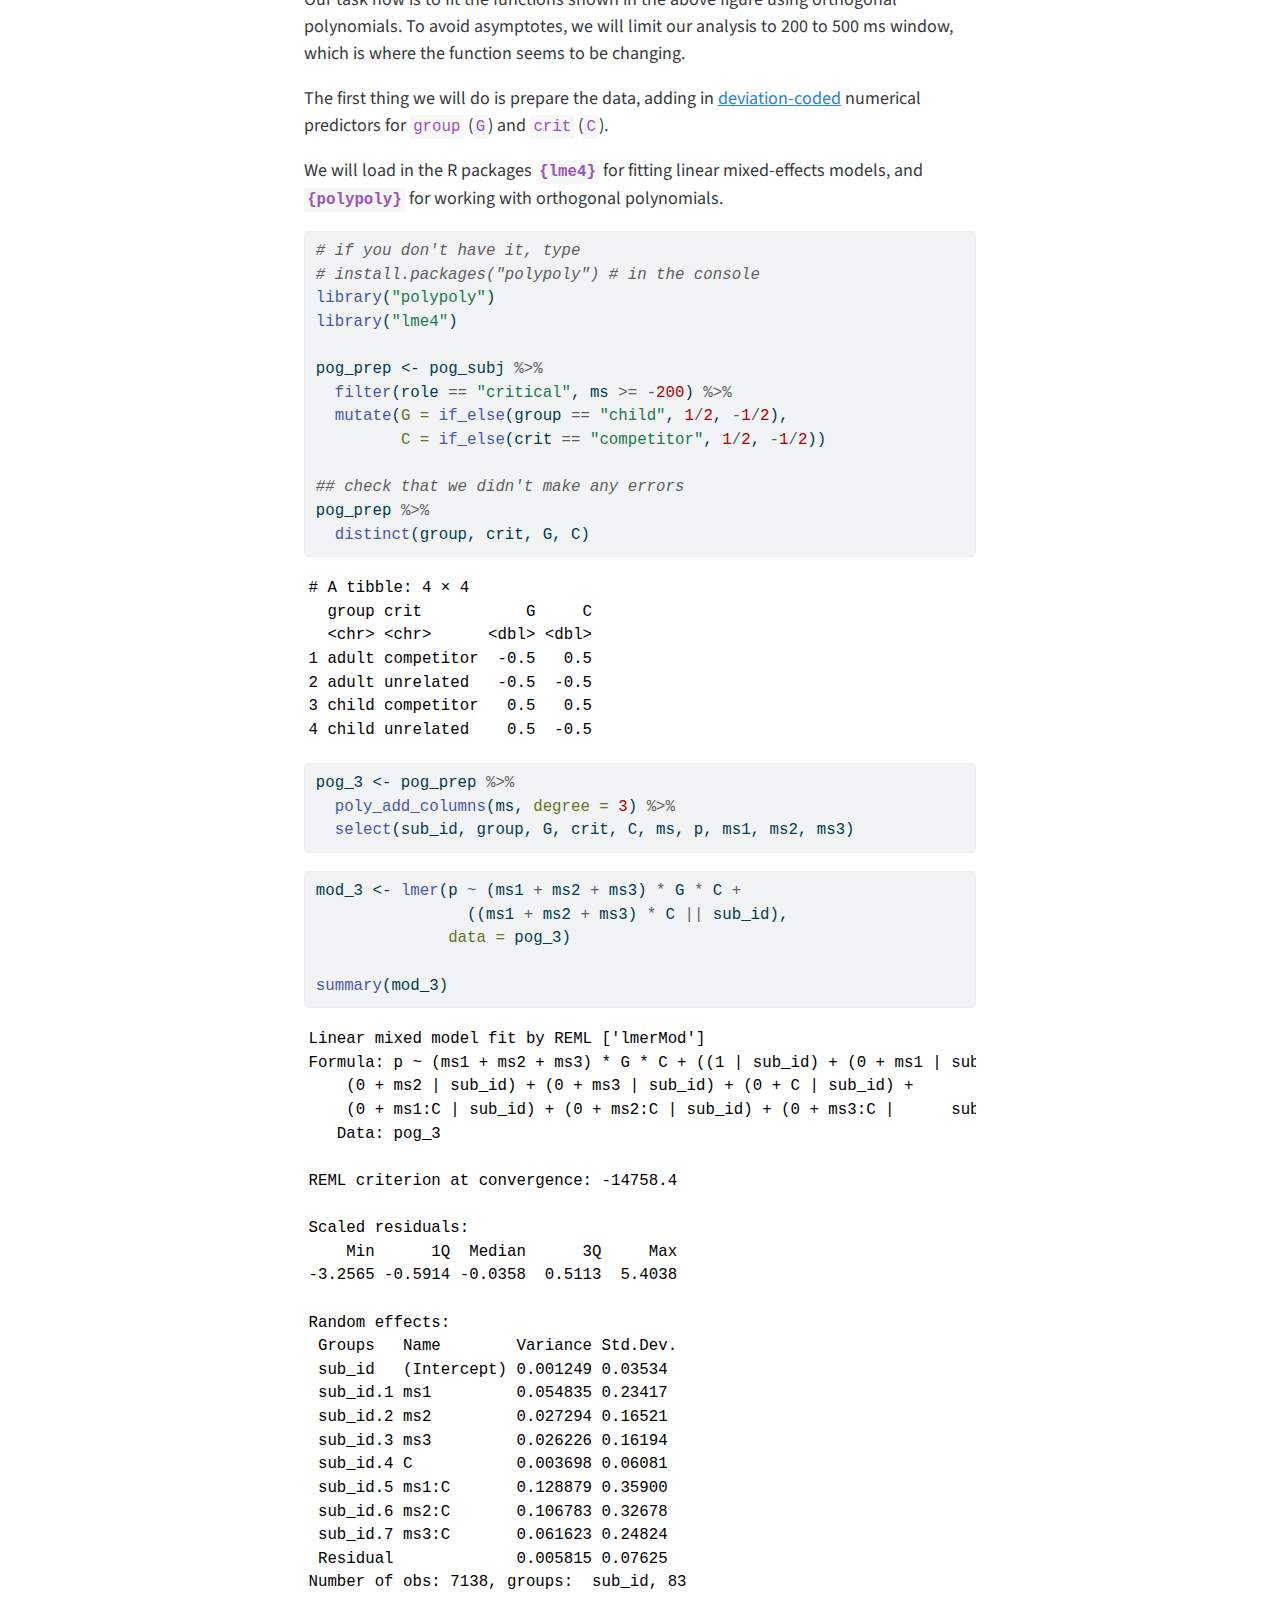
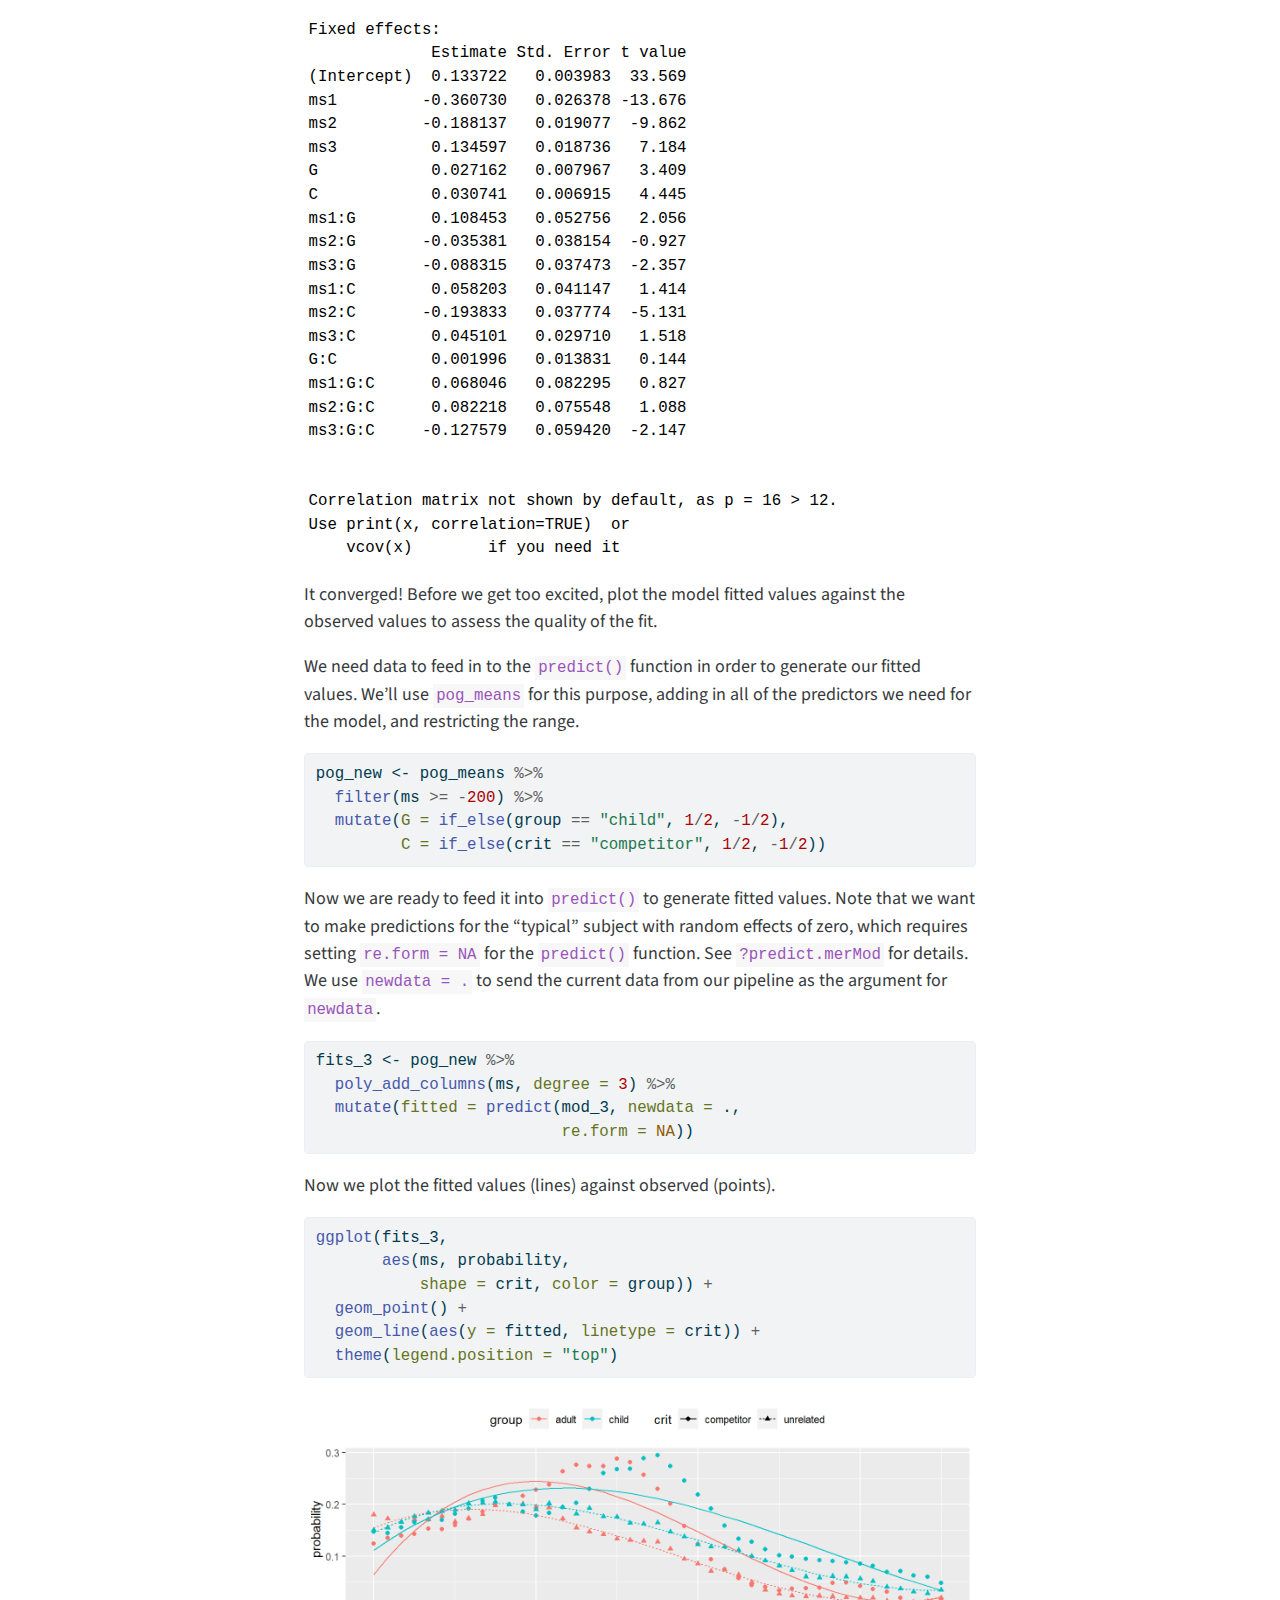
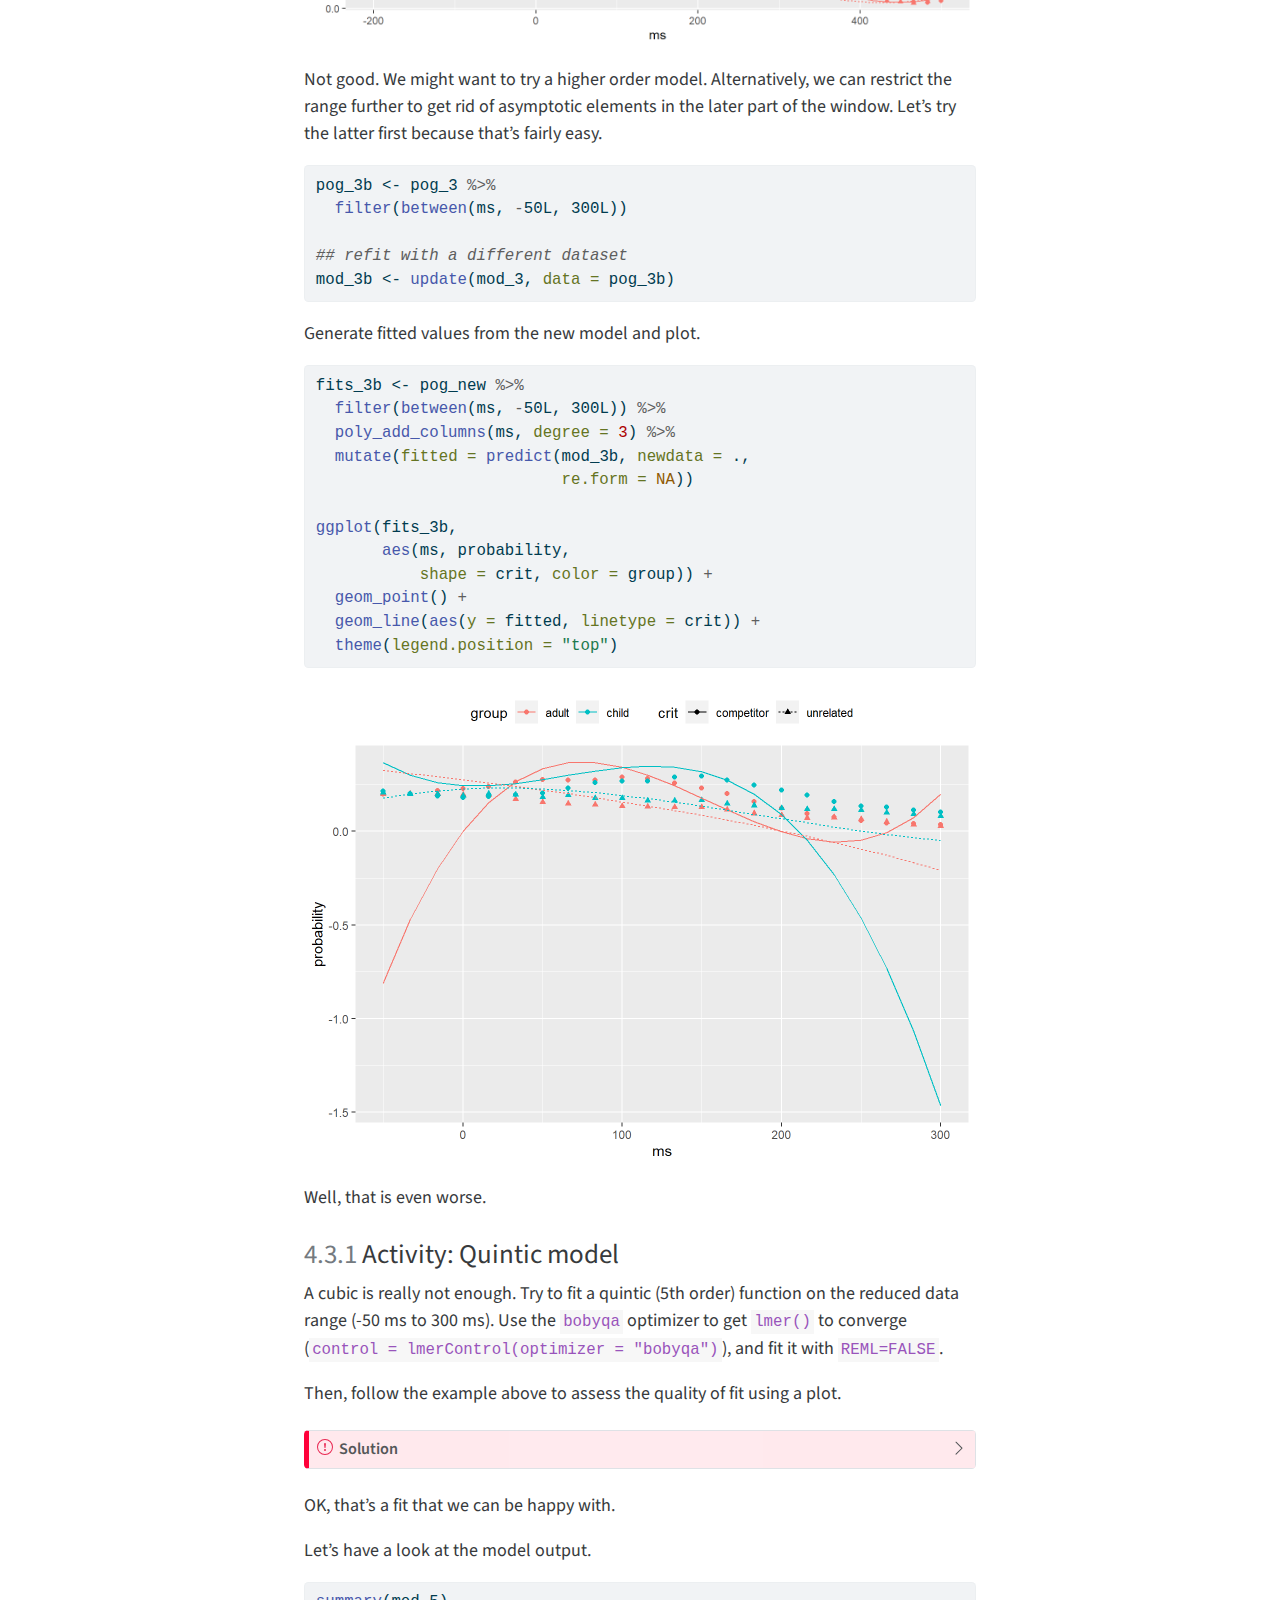
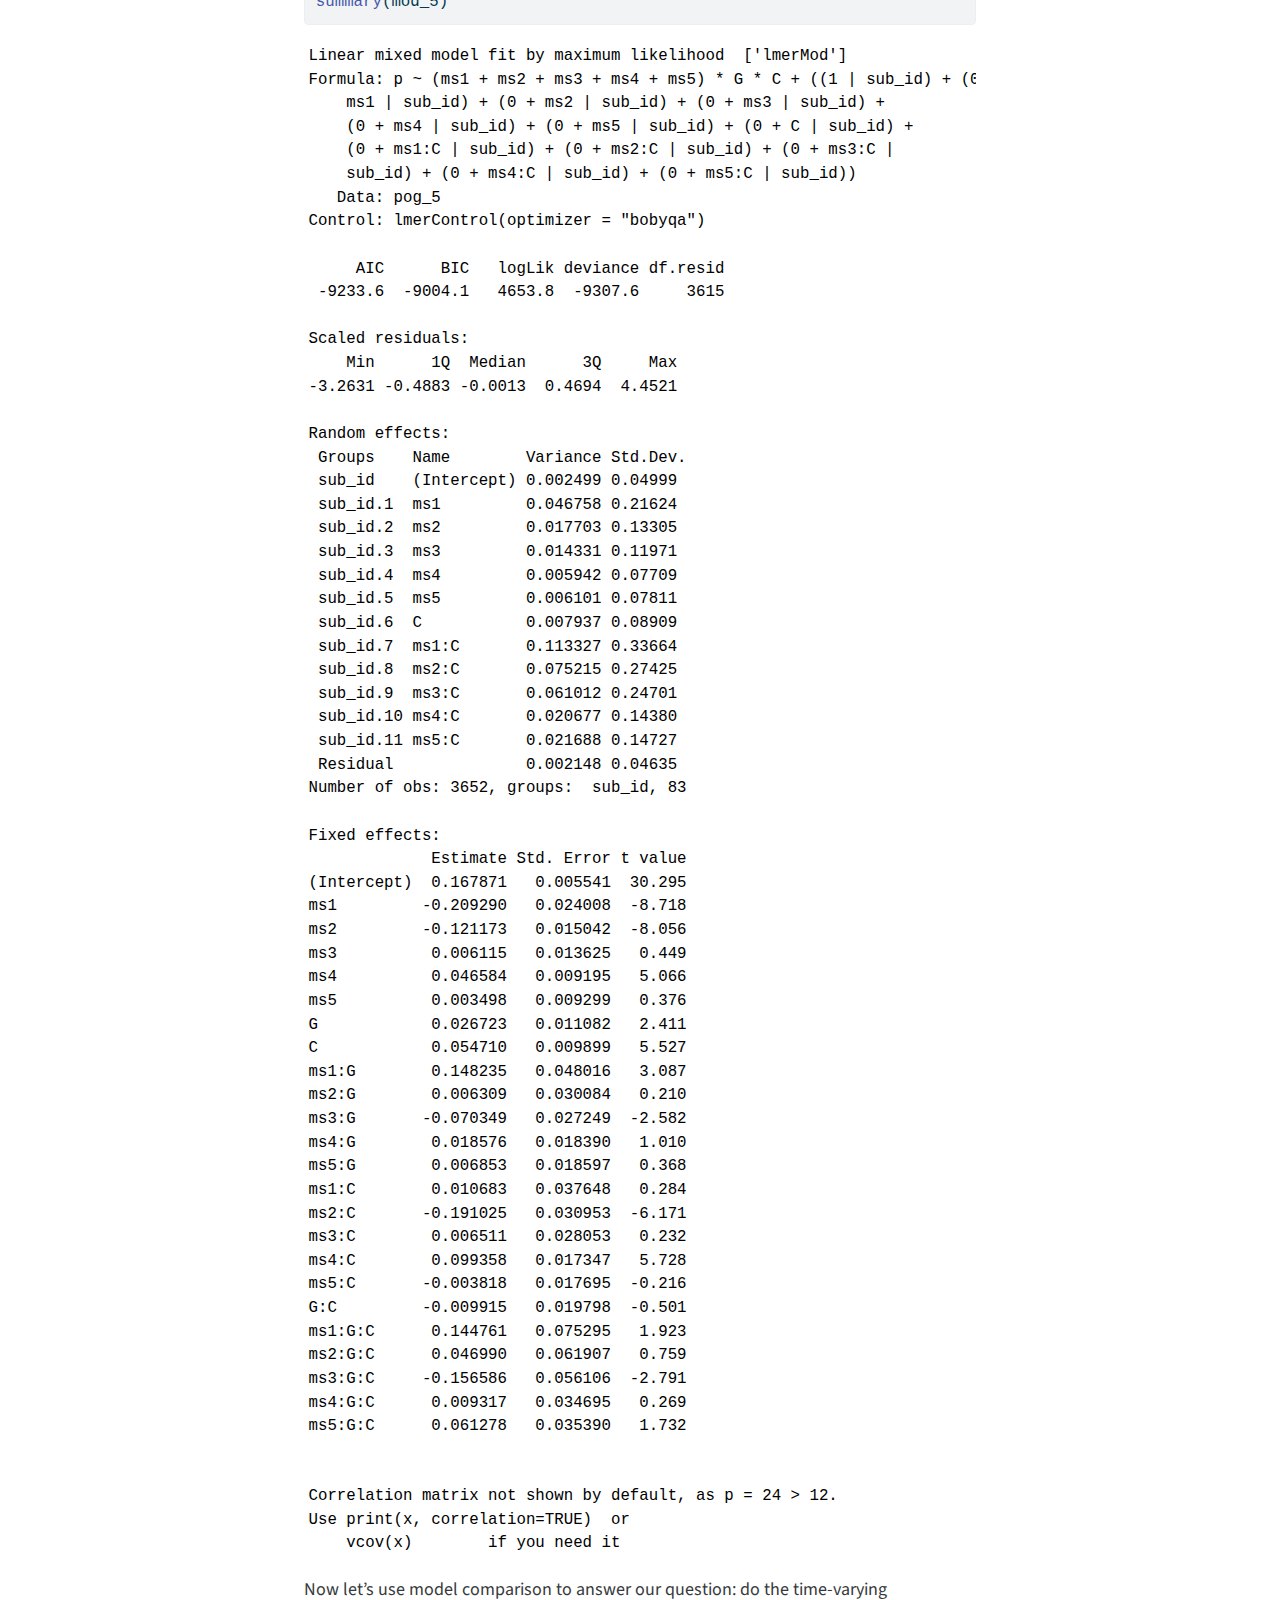
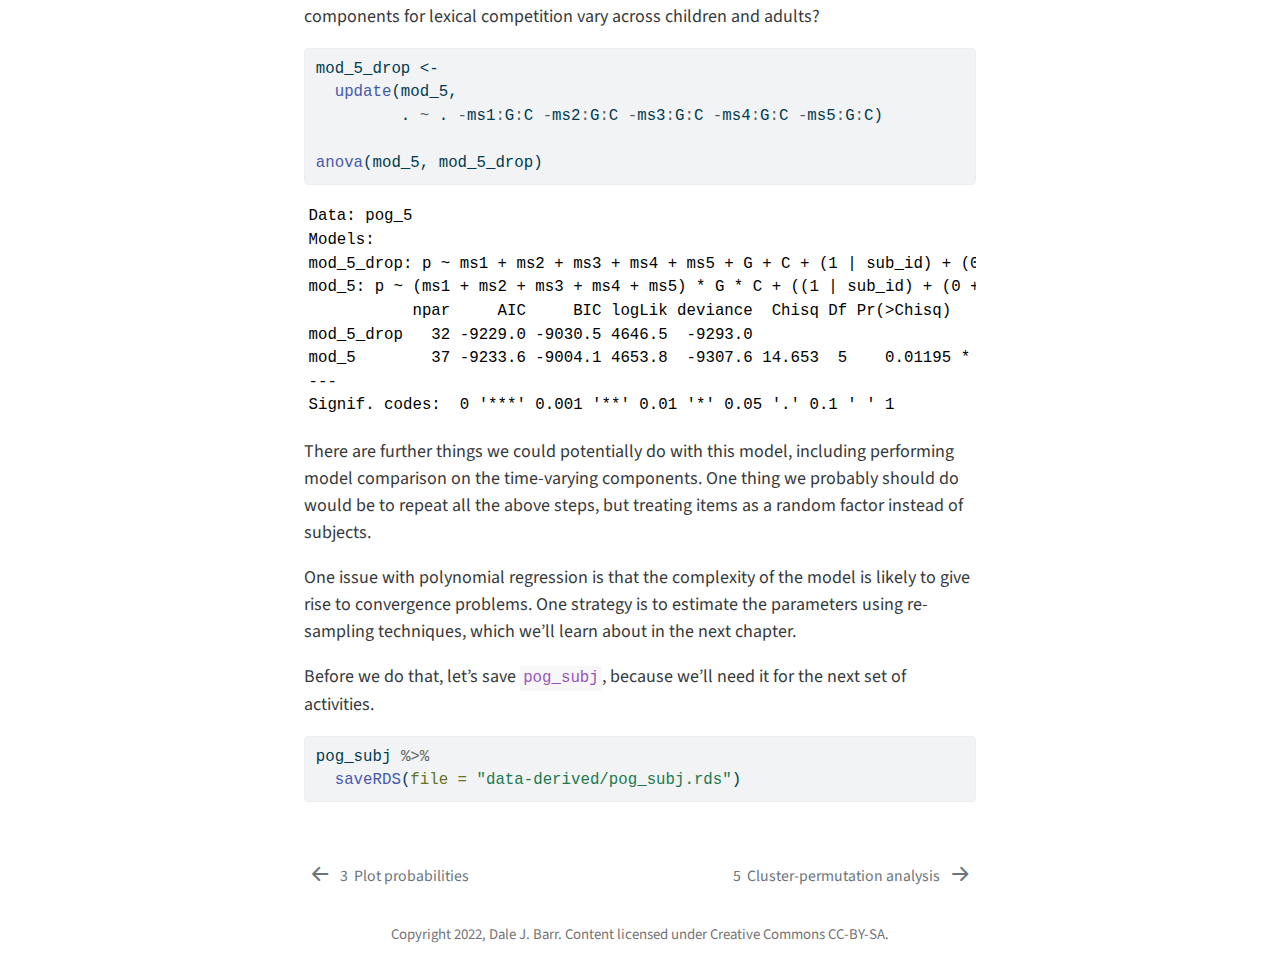
<file: docs/polynomial.html>
<!DOCTYPE html>
<html xmlns="http://www.w3.org/1999/xhtml" lang="en" xml:lang="en"><head>

<meta charset="utf-8">
<meta name="generator" content="quarto-1.1.251">

<meta name="viewport" content="width=device-width, initial-scale=1.0, user-scalable=yes">


<title>Reproducibly Analysing Visual-World Eyetracking Data - 4&nbsp; Polynomial regression</title>
<style>
code{white-space: pre-wrap;}
span.smallcaps{font-variant: small-caps;}
div.columns{display: flex; gap: min(4vw, 1.5em);}
div.column{flex: auto; overflow-x: auto;}
div.hanging-indent{margin-left: 1.5em; text-indent: -1.5em;}
ul.task-list{list-style: none;}
ul.task-list li input[type="checkbox"] {
  width: 0.8em;
  margin: 0 0.8em 0.2em -1.6em;
  vertical-align: middle;
}
pre > code.sourceCode { white-space: pre; position: relative; }
pre > code.sourceCode > span { display: inline-block; line-height: 1.25; }
pre > code.sourceCode > span:empty { height: 1.2em; }
.sourceCode { overflow: visible; }
code.sourceCode > span { color: inherit; text-decoration: inherit; }
div.sourceCode { margin: 1em 0; }
pre.sourceCode { margin: 0; }
@media screen {
div.sourceCode { overflow: auto; }
}
@media print {
pre > code.sourceCode { white-space: pre-wrap; }
pre > code.sourceCode > span { text-indent: -5em; padding-left: 5em; }
}
pre.numberSource code
  { counter-reset: source-line 0; }
pre.numberSource code > span
  { position: relative; left: -4em; counter-increment: source-line; }
pre.numberSource code > span > a:first-child::before
  { content: counter(source-line);
    position: relative; left: -1em; text-align: right; vertical-align: baseline;
    border: none; display: inline-block;
    -webkit-touch-callout: none; -webkit-user-select: none;
    -khtml-user-select: none; -moz-user-select: none;
    -ms-user-select: none; user-select: none;
    padding: 0 4px; width: 4em;
    color: #aaaaaa;
  }
pre.numberSource { margin-left: 3em; border-left: 1px solid #aaaaaa;  padding-left: 4px; }
div.sourceCode
  {   }
@media screen {
pre > code.sourceCode > span > a:first-child::before { text-decoration: underline; }
}
code span.al { color: #ff0000; font-weight: bold; } /* Alert */
code span.an { color: #60a0b0; font-weight: bold; font-style: italic; } /* Annotation */
code span.at { color: #7d9029; } /* Attribute */
code span.bn { color: #40a070; } /* BaseN */
code span.bu { color: #008000; } /* BuiltIn */
code span.cf { color: #007020; font-weight: bold; } /* ControlFlow */
code span.ch { color: #4070a0; } /* Char */
code span.cn { color: #880000; } /* Constant */
code span.co { color: #60a0b0; font-style: italic; } /* Comment */
code span.cv { color: #60a0b0; font-weight: bold; font-style: italic; } /* CommentVar */
code span.do { color: #ba2121; font-style: italic; } /* Documentation */
code span.dt { color: #902000; } /* DataType */
code span.dv { color: #40a070; } /* DecVal */
code span.er { color: #ff0000; font-weight: bold; } /* Error */
code span.ex { } /* Extension */
code span.fl { color: #40a070; } /* Float */
code span.fu { color: #06287e; } /* Function */
code span.im { color: #008000; font-weight: bold; } /* Import */
code span.in { color: #60a0b0; font-weight: bold; font-style: italic; } /* Information */
code span.kw { color: #007020; font-weight: bold; } /* Keyword */
code span.op { color: #666666; } /* Operator */
code span.ot { color: #007020; } /* Other */
code span.pp { color: #bc7a00; } /* Preprocessor */
code span.sc { color: #4070a0; } /* SpecialChar */
code span.ss { color: #bb6688; } /* SpecialString */
code span.st { color: #4070a0; } /* String */
code span.va { color: #19177c; } /* Variable */
code span.vs { color: #4070a0; } /* VerbatimString */
code span.wa { color: #60a0b0; font-weight: bold; font-style: italic; } /* Warning */
div.csl-bib-body { }
div.csl-entry {
  clear: both;
}
.hanging div.csl-entry {
  margin-left:2em;
  text-indent:-2em;
}
div.csl-left-margin {
  min-width:2em;
  float:left;
}
div.csl-right-inline {
  margin-left:2em;
  padding-left:1em;
}
div.csl-indent {
  margin-left: 2em;
}
</style>


<script src="site_libs/quarto-nav/quarto-nav.js"></script>
<script src="site_libs/quarto-nav/headroom.min.js"></script>
<script src="site_libs/clipboard/clipboard.min.js"></script>
<script src="site_libs/quarto-search/autocomplete.umd.js"></script>
<script src="site_libs/quarto-search/fuse.min.js"></script>
<script src="site_libs/quarto-search/quarto-search.js"></script>
<meta name="quarto:offset" content="./">
<link href="./clust-perm.html" rel="next">
<link href="./plotting.html" rel="prev">
<script src="site_libs/quarto-html/quarto.js"></script>
<script src="site_libs/quarto-html/popper.min.js"></script>
<script src="site_libs/quarto-html/tippy.umd.min.js"></script>
<script src="site_libs/quarto-html/anchor.min.js"></script>
<link href="site_libs/quarto-html/tippy.css" rel="stylesheet">
<link href="site_libs/quarto-html/quarto-syntax-highlighting.css" rel="stylesheet" id="quarto-text-highlighting-styles">
<script src="site_libs/bootstrap/bootstrap.min.js"></script>
<link href="site_libs/bootstrap/bootstrap-icons.css" rel="stylesheet">
<link href="site_libs/bootstrap/bootstrap.min.css" rel="stylesheet" id="quarto-bootstrap" data-mode="light">
<script id="quarto-search-options" type="application/json">{
  "location": "sidebar",
  "copy-button": false,
  "collapse-after": 3,
  "panel-placement": "start",
  "type": "textbox",
  "limit": 20,
  "language": {
    "search-no-results-text": "No results",
    "search-matching-documents-text": "matching documents",
    "search-copy-link-title": "Copy link to search",
    "search-hide-matches-text": "Hide additional matches",
    "search-more-match-text": "more match in this document",
    "search-more-matches-text": "more matches in this document",
    "search-clear-button-title": "Clear",
    "search-detached-cancel-button-title": "Cancel",
    "search-submit-button-title": "Submit"
  }
}</script>


</head>

<body class="nav-sidebar floating">

<div id="quarto-search-results"></div>
  <header id="quarto-header" class="headroom fixed-top">
  <nav class="quarto-secondary-nav" data-bs-toggle="collapse" data-bs-target="#quarto-sidebar" aria-controls="quarto-sidebar" aria-expanded="false" aria-label="Toggle sidebar navigation" onclick="if (window.quartoToggleHeadroom) { window.quartoToggleHeadroom(); }">
    <div class="container-fluid d-flex justify-content-between">
      <h1 class="quarto-secondary-nav-title"><span class="chapter-number">4</span>&nbsp; <span class="chapter-title">Polynomial regression</span></h1>
      <button type="button" class="quarto-btn-toggle btn" aria-label="Show secondary navigation">
        <i class="bi bi-chevron-right"></i>
      </button>
    </div>
  </nav>
</header>
<!-- content -->
<div id="quarto-content" class="quarto-container page-columns page-rows-contents page-layout-article">
<!-- sidebar -->
  <nav id="quarto-sidebar" class="sidebar collapse sidebar-navigation floating overflow-auto">
    <div class="pt-lg-2 mt-2 text-left sidebar-header">
    <div class="sidebar-title mb-0 py-0">
      <a href="./">Reproducibly Analysing Visual-World Eyetracking Data</a> 
        <div class="sidebar-tools-main">
    <a href="https://github.com/dalejbarr/vw-analysis/" title="Source Code" class="sidebar-tool px-1"><i class="bi bi-github"></i></a>
    <a href="" title="Share" id="sidebar-tool-dropdown-0" class="sidebar-tool dropdown-toggle px-1" data-bs-toggle="dropdown" aria-expanded="false"><i class="bi bi-share"></i></a>
    <ul class="dropdown-menu" aria-labelledby="sidebar-tool-dropdown-0">
        <li>
          <a class="dropdown-item sidebar-tools-main-item" href="https://twitter.com/intent/tweet?url=|url|">
            <i class="bi bi-bi-twitter pe-1"></i>
          Twitter
          </a>
        </li>
        <li>
          <a class="dropdown-item sidebar-tools-main-item" href="https://www.facebook.com/sharer/sharer.php?u=|url|">
            <i class="bi bi-bi-facebook pe-1"></i>
          Facebook
          </a>
        </li>
    </ul>
</div>
    </div>
      </div>
      <div class="mt-2 flex-shrink-0 align-items-center">
        <div class="sidebar-search">
        <div id="quarto-search" class="" title="Search"></div>
        </div>
      </div>
    <div class="sidebar-menu-container"> 
    <ul class="list-unstyled mt-1">
        <li class="sidebar-item">
  <div class="sidebar-item-container"> 
  <a href="./index.html" class="sidebar-item-text sidebar-link">Background</a>
  </div>
</li>
        <li class="sidebar-item sidebar-item-section">
      <div class="sidebar-item-container"> 
            <a class="sidebar-item-text sidebar-link text-start" data-bs-toggle="collapse" data-bs-target="#quarto-sidebar-section-1" aria-expanded="true">Pre-processing</a>
          <a class="sidebar-item-toggle text-start" data-bs-toggle="collapse" data-bs-target="#quarto-sidebar-section-1" aria-expanded="true">
            <i class="bi bi-chevron-right ms-2"></i>
          </a> 
      </div>
      <ul id="quarto-sidebar-section-1" class="collapse list-unstyled sidebar-section depth1 show">  
          <li class="sidebar-item">
  <div class="sidebar-item-container"> 
  <a href="./preprocessing_1.html" class="sidebar-item-text sidebar-link"><span class="chapter-number">1</span>&nbsp; <span class="chapter-title">Import, epoching, and time-alignment</span></a>
  </div>
</li>
          <li class="sidebar-item">
  <div class="sidebar-item-container"> 
  <a href="./preprocessing_2.html" class="sidebar-item-text sidebar-link"><span class="chapter-number">2</span>&nbsp; <span class="chapter-title">Mapping gaze to areas of interest</span></a>
  </div>
</li>
      </ul>
  </li>
        <li class="sidebar-item sidebar-item-section">
      <div class="sidebar-item-container"> 
            <a class="sidebar-item-text sidebar-link text-start" data-bs-toggle="collapse" data-bs-target="#quarto-sidebar-section-2" aria-expanded="true">Visualization and Analysis</a>
          <a class="sidebar-item-toggle text-start" data-bs-toggle="collapse" data-bs-target="#quarto-sidebar-section-2" aria-expanded="true">
            <i class="bi bi-chevron-right ms-2"></i>
          </a> 
      </div>
      <ul id="quarto-sidebar-section-2" class="collapse list-unstyled sidebar-section depth1 show">  
          <li class="sidebar-item">
  <div class="sidebar-item-container"> 
  <a href="./plotting.html" class="sidebar-item-text sidebar-link"><span class="chapter-number">3</span>&nbsp; <span class="chapter-title">Plot probabilities</span></a>
  </div>
</li>
          <li class="sidebar-item">
  <div class="sidebar-item-container"> 
  <a href="./polynomial.html" class="sidebar-item-text sidebar-link active"><span class="chapter-number">4</span>&nbsp; <span class="chapter-title">Polynomial regression</span></a>
  </div>
</li>
          <li class="sidebar-item">
  <div class="sidebar-item-container"> 
  <a href="./clust-perm.html" class="sidebar-item-text sidebar-link"><span class="chapter-number">5</span>&nbsp; <span class="chapter-title">Cluster-permutation analysis</span></a>
  </div>
</li>
      </ul>
  </li>
        <li class="sidebar-item sidebar-item-section">
      <div class="sidebar-item-container"> 
            <a class="sidebar-item-text sidebar-link text-start" data-bs-toggle="collapse" data-bs-target="#quarto-sidebar-section-3" aria-expanded="true">Appendices</a>
          <a class="sidebar-item-toggle text-start" data-bs-toggle="collapse" data-bs-target="#quarto-sidebar-section-3" aria-expanded="true">
            <i class="bi bi-chevron-right ms-2"></i>
          </a> 
      </div>
      <ul id="quarto-sidebar-section-3" class="collapse list-unstyled sidebar-section depth1 show">  
          <li class="sidebar-item">
  <div class="sidebar-item-container"> 
  <a href="./references.html" class="sidebar-item-text sidebar-link">References</a>
  </div>
</li>
          <li class="sidebar-item">
  <div class="sidebar-item-container"> 
  <a href="./data-structure.html" class="sidebar-item-text sidebar-link"><span class="chapter-number">A</span>&nbsp; <span class="chapter-title">Structure of Weighall et al.&nbsp;(2017) raw data</span></a>
  </div>
</li>
      </ul>
  </li>
    </ul>
    </div>
</nav>
<!-- margin-sidebar -->
    <div id="quarto-margin-sidebar" class="sidebar margin-sidebar">
        <nav id="TOC" role="doc-toc" class="toc-active">
    <h2 id="toc-title">Table of contents</h2>
   
  <ul>
  <li><a href="#binning-data" id="toc-binning-data" class="nav-link active" data-scroll-target="#binning-data"><span class="toc-section-number">4.1</span>  Binning data</a>
  <ul class="collapse">
  <li><a href="#activity-calculating-bins" id="toc-activity-calculating-bins" class="nav-link" data-scroll-target="#activity-calculating-bins"><span class="toc-section-number">4.1.1</span>  Activity: Calculating bins</a></li>
  <li><a href="#activity-count-frames-in-bins" id="toc-activity-count-frames-in-bins" class="nav-link" data-scroll-target="#activity-count-frames-in-bins"><span class="toc-section-number">4.1.2</span>  Activity: Count frames in bins</a></li>
  <li><a href="#activity-compute-probabilities" id="toc-activity-compute-probabilities" class="nav-link" data-scroll-target="#activity-compute-probabilities"><span class="toc-section-number">4.1.3</span>  Activity: Compute probabilities</a></li>
  </ul></li>
  <li><a href="#plot-mean-probabilities" id="toc-plot-mean-probabilities" class="nav-link" data-scroll-target="#plot-mean-probabilities"><span class="toc-section-number">4.2</span>  Plot mean probabilities</a>
  <ul class="collapse">
  <li><a href="#activity-mean-probabilities" id="toc-activity-mean-probabilities" class="nav-link" data-scroll-target="#activity-mean-probabilities"><span class="toc-section-number">4.2.1</span>  Activity: Mean probabilities</a></li>
  </ul></li>
  <li><a href="#polynomial-regression" id="toc-polynomial-regression" class="nav-link" data-scroll-target="#polynomial-regression"><span class="toc-section-number">4.3</span>  Polynomial regression</a>
  <ul class="collapse">
  <li><a href="#activity-quintic-model" id="toc-activity-quintic-model" class="nav-link" data-scroll-target="#activity-quintic-model"><span class="toc-section-number">4.3.1</span>  Activity: Quintic model</a></li>
  </ul></li>
  </ul>
</nav>
    </div>
<!-- main -->
<main class="content" id="quarto-document-content">

<header id="title-block-header" class="quarto-title-block default">
<div class="quarto-title">
<h1 class="title d-none d-lg-block"><span class="chapter-number">4</span>&nbsp; <span class="chapter-title">Polynomial regression</span></h1>
</div>



<div class="quarto-title-meta">

    
    
  </div>
  

</header>

<p>For more information about these approaches, see <span class="citation" data-cites="barr2008">Barr (<a href="references.html#ref-barr2008" role="doc-biblioref">2008</a>)</span> and <span class="citation" data-cites="mirman2008">Mirman, Dixon, and Magnuson (<a href="references.html#ref-mirman2008" role="doc-biblioref">2008</a>)</span>. It is also possible to use Generalized Additive Mixed Models (GAMMs), which can more easily accommodate arbitrary wiggly patterns and asymptotes, but that is beyond the current scope of this textbook.</p>
<div class="cell">
<div class="sourceCode cell-code" id="cb1"><pre class="sourceCode r code-with-copy"><code class="sourceCode r"><span id="cb1-1"><a href="#cb1-1" aria-hidden="true" tabindex="-1"></a><span class="fu">library</span>(<span class="st">"tidyverse"</span>)</span>
<span id="cb1-2"><a href="#cb1-2" aria-hidden="true" tabindex="-1"></a></span>
<span id="cb1-3"><a href="#cb1-3" aria-hidden="true" tabindex="-1"></a>pog <span class="ot">&lt;-</span> <span class="fu">read_rds</span>(<span class="st">"data-derived/pog_cts.rds"</span>)</span></code><button title="Copy to Clipboard" class="code-copy-button"><i class="bi"></i></button></pre></div>
</div>
<div class="cell">
<div class="cell-output cell-output-stdout">
<pre><code># A tibble: 1,021,288 × 5
   sub_id  t_id   f_c role   pad  
    &lt;int&gt; &lt;int&gt; &lt;int&gt; &lt;fct&gt;  &lt;lgl&gt;
 1      1     1   -90 target FALSE
 2      1     1   -89 target FALSE
 3      1     1   -88 target FALSE
 4      1     1   -87 target FALSE
 5      1     1   -86 target FALSE
 6      1     1   -85 target FALSE
 7      1     1   -84 target FALSE
 8      1     1   -83 target FALSE
 9      1     1   -82 target FALSE
10      1     1   -81 target FALSE
# … with 1,021,278 more rows</code></pre>
</div>
</div>
<section id="binning-data" class="level2" data-number="4.1">
<h2 data-number="4.1" class="anchored" data-anchor-id="binning-data"><span class="header-section-number">4.1</span> Binning data</h2>
<p>We are going to follow the <span class="citation" data-cites="mirman2008">Mirman, Dixon, and Magnuson (<a href="references.html#ref-mirman2008" role="doc-biblioref">2008</a>)</span> approach. What we want to do first is to model the shape of the curve for existing competitors and see if it differs across children and adults.</p>
<p>We will perform separate by-subject and by-item analysis. The reason why this is needed is that we have to first aggregate the data in order to deal with the frame-by-frame dependencies. A common approach is to aggregate frames into 50 ms bins (i.e.&nbsp;each having 3 frames).</p>
<p>The general formula for binning data is:</p>
<p><code>bin = floor( (frame + binsize/2) / binsize ) * binsize</code></p>
<p>To bin things up into bins of 3 frames each, it would be</p>
<p><code>bin = floor( (frame + 3/2) / 3) * 3</code></p>
<p>To get a sense for how this formula works, try it out in the console.</p>
<div class="cell">
<div class="sourceCode cell-code" id="cb3"><pre class="sourceCode r code-with-copy"><code class="sourceCode r"><span id="cb3-1"><a href="#cb3-1" aria-hidden="true" tabindex="-1"></a>sample_frames <span class="ot">&lt;-</span> <span class="sc">-</span><span class="dv">10</span><span class="sc">:</span><span class="dv">10</span></span>
<span id="cb3-2"><a href="#cb3-2" aria-hidden="true" tabindex="-1"></a></span>
<span id="cb3-3"><a href="#cb3-3" aria-hidden="true" tabindex="-1"></a><span class="fu">rbind</span>(<span class="at">frame =</span> sample_frames,</span>
<span id="cb3-4"><a href="#cb3-4" aria-hidden="true" tabindex="-1"></a>      <span class="at">bin =</span> <span class="fu">floor</span>( (sample_frames <span class="sc">+</span> <span class="dv">3</span><span class="sc">/</span><span class="dv">2</span>) <span class="sc">/</span> <span class="dv">3</span>) <span class="sc">*</span> <span class="dv">3</span>)</span></code><button title="Copy to Clipboard" class="code-copy-button"><i class="bi"></i></button></pre></div>
<div class="cell-output cell-output-stdout">
<pre><code>      [,1] [,2] [,3] [,4] [,5] [,6] [,7] [,8] [,9] [,10] [,11] [,12] [,13]
frame  -10   -9   -8   -7   -6   -5   -4   -3   -2    -1     0     1     2
bin     -9   -9   -9   -6   -6   -6   -3   -3   -3     0     0     0     3
      [,14] [,15] [,16] [,17] [,18] [,19] [,20] [,21]
frame     3     4     5     6     7     8     9    10
bin       3     3     6     6     6     9     9     9</code></pre>
</div>
</div>
<div class="callout-note callout callout-style-default callout-captioned">
<div class="callout-header d-flex align-content-center">
<div class="callout-icon-container">
<i class="callout-icon"></i>
</div>
<div class="callout-caption-container flex-fill">
Why add half a bin?
</div>
</div>
<div class="callout-body-container callout-body">
<p>Shifting frames forward by half of the binsize gives us more accurate bin numbering. To see why, consider the unshifted version to our shifted version above.</p>
<div class="cell">
<div class="sourceCode cell-code" id="cb5"><pre class="sourceCode r code-with-copy"><code class="sourceCode r"><span id="cb5-1"><a href="#cb5-1" aria-hidden="true" tabindex="-1"></a><span class="do">## unshifted version</span></span>
<span id="cb5-2"><a href="#cb5-2" aria-hidden="true" tabindex="-1"></a><span class="fu">rbind</span>(<span class="at">frame =</span> sample_frames,</span>
<span id="cb5-3"><a href="#cb5-3" aria-hidden="true" tabindex="-1"></a>      <span class="at">bin =</span> <span class="fu">floor</span>(sample_frames <span class="sc">/</span> <span class="dv">3</span>) <span class="sc">*</span> <span class="dv">3</span>)</span></code><button title="Copy to Clipboard" class="code-copy-button"><i class="bi"></i></button></pre></div>
<div class="cell-output cell-output-stdout">
<pre><code>      [,1] [,2] [,3] [,4] [,5] [,6] [,7] [,8] [,9] [,10] [,11] [,12] [,13]
frame  -10   -9   -8   -7   -6   -5   -4   -3   -2    -1     0     1     2
bin    -12   -9   -9   -9   -6   -6   -6   -3   -3    -3     0     0     0
      [,14] [,15] [,16] [,17] [,18] [,19] [,20] [,21]
frame     3     4     5     6     7     8     9    10
bin       3     3     3     6     6     6     9     9</code></pre>
</div>
</div>
<p>Note that in the shifted version, the bin name corresponds to the median frame contained in the bin, whereas in the unshifted version, it corresponds to the first frame in the bin. For instance, bin 0, contains -1, 0, and 1 in the shifted version; in the unshifted version, it contains 0, 1, and 2.</p>
</div>
</div>
<section id="activity-calculating-bins" class="level3" data-number="4.1.1">
<h3 data-number="4.1.1" class="anchored" data-anchor-id="activity-calculating-bins"><span class="header-section-number">4.1.1</span> Activity: Calculating bins</h3>
<p>Following the above logic, add the variables <code>bin</code> and <code>ms</code> (time in milliseconds for the corresponding bin) to the <code>pog</code> table. Save the result as <code>pog_calc</code>.</p>
<div class="cell">
<div class="cell-output cell-output-stdout">
<pre><code># A tibble: 1,021,288 × 7
   sub_id  t_id   f_c role   pad     bin    ms
    &lt;int&gt; &lt;int&gt; &lt;int&gt; &lt;fct&gt;  &lt;lgl&gt; &lt;int&gt; &lt;int&gt;
 1      1     1   -90 target FALSE   -30  -500
 2      1     1   -89 target FALSE   -30  -500
 3      1     1   -88 target FALSE   -29  -483
 4      1     1   -87 target FALSE   -29  -483
 5      1     1   -86 target FALSE   -29  -483
 6      1     1   -85 target FALSE   -28  -466
 7      1     1   -84 target FALSE   -28  -466
 8      1     1   -83 target FALSE   -28  -466
 9      1     1   -82 target FALSE   -27  -450
10      1     1   -81 target FALSE   -27  -450
# … with 1,021,278 more rows</code></pre>
</div>
</div>
<div class="callout-important callout callout-style-default callout-captioned">
<div class="callout-header d-flex align-content-center" data-bs-toggle="collapse" data-bs-target=".callout-2-contents" aria-controls="callout-2" aria-expanded="false" aria-label="Toggle callout">
<div class="callout-icon-container">
<i class="callout-icon"></i>
</div>
<div class="callout-caption-container flex-fill">
Solution
</div>
<div class="callout-btn-toggle d-inline-block border-0 py-1 ps-1 pe-0 float-end"><i class="callout-toggle"></i></div>
</div>
<div id="callout-2" class="callout-2-contents callout-collapse collapse">
<div class="callout-body-container callout-body">
<div class="cell">
<div class="sourceCode cell-code" id="cb8"><pre class="sourceCode r code-with-copy"><code class="sourceCode r"><span id="cb8-1"><a href="#cb8-1" aria-hidden="true" tabindex="-1"></a>pog_calc <span class="ot">&lt;-</span> pog <span class="sc">%&gt;%</span></span>
<span id="cb8-2"><a href="#cb8-2" aria-hidden="true" tabindex="-1"></a>  <span class="fu">mutate</span>(<span class="at">bin =</span> <span class="fu">floor</span>((f_c <span class="sc">+</span> <span class="dv">3</span><span class="sc">/</span><span class="dv">2</span>) <span class="sc">/</span> <span class="dv">3</span>) <span class="sc">%&gt;%</span> <span class="fu">as.integer</span>(),</span>
<span id="cb8-3"><a href="#cb8-3" aria-hidden="true" tabindex="-1"></a>         <span class="at">ms =</span> <span class="fu">as.integer</span>(<span class="dv">1000</span> <span class="sc">*</span> bin <span class="sc">/</span> <span class="dv">60</span>))</span></code><button title="Copy to Clipboard" class="code-copy-button"><i class="bi"></i></button></pre></div>
</div>
</div>
</div>
</div>
</section>
<section id="activity-count-frames-in-bins" class="level3" data-number="4.1.2">
<h3 data-number="4.1.2" class="anchored" data-anchor-id="activity-count-frames-in-bins"><span class="header-section-number">4.1.2</span> Activity: Count frames in bins</h3>
<p>For the analysis below, we’re going to focus on the existing competitors (<code>ctype == "exist"</code>). Link the <code>pog_calc</code> data to information about subjects and conditions (<code>crit</code>) to create the following table, where <code>Y</code> is the number of frames observed for the particular combination of <code>sub_id</code>, <code>group</code>, <code>crit</code>, <code>ms</code>, and <code>role</code>. Save the resulting table as <code>pog_subj_y</code>.</p>
<div class="cell">
<div class="cell-output cell-output-stdout">
<pre><code># A tibble: 50,630 × 6
   sub_id group crit          ms role         Y
    &lt;int&gt; &lt;chr&gt; &lt;chr&gt;      &lt;int&gt; &lt;fct&gt;    &lt;int&gt;
 1      1 adult competitor  -500 target       6
 2      1 adult competitor  -500 critical     4
 3      1 adult competitor  -500 existing     4
 4      1 adult competitor  -500 novel        6
 5      1 adult competitor  -500 (blank)      0
 6      1 adult competitor  -483 target       7
 7      1 adult competitor  -483 critical     5
 8      1 adult competitor  -483 existing     8
 9      1 adult competitor  -483 novel        8
10      1 adult competitor  -483 (blank)      2
# … with 50,620 more rows</code></pre>
</div>
</div>
<div class="callout-important callout callout-style-default callout-captioned">
<div class="callout-header d-flex align-content-center" data-bs-toggle="collapse" data-bs-target=".callout-3-contents" aria-controls="callout-3" aria-expanded="false" aria-label="Toggle callout">
<div class="callout-icon-container">
<i class="callout-icon"></i>
</div>
<div class="callout-caption-container flex-fill">
Solution
</div>
<div class="callout-btn-toggle d-inline-block border-0 py-1 ps-1 pe-0 float-end"><i class="callout-toggle"></i></div>
</div>
<div id="callout-3" class="callout-3-contents callout-collapse collapse">
<div class="callout-body-container callout-body">
<div class="cell">
<div class="sourceCode cell-code" id="cb10"><pre class="sourceCode r code-with-copy"><code class="sourceCode r"><span id="cb10-1"><a href="#cb10-1" aria-hidden="true" tabindex="-1"></a>subjects <span class="ot">&lt;-</span> <span class="fu">read_csv</span>(<span class="st">"data-raw/subjects.csv"</span>,</span>
<span id="cb10-2"><a href="#cb10-2" aria-hidden="true" tabindex="-1"></a>                     <span class="at">col_types =</span> <span class="st">"ic"</span>)</span>
<span id="cb10-3"><a href="#cb10-3" aria-hidden="true" tabindex="-1"></a></span>
<span id="cb10-4"><a href="#cb10-4" aria-hidden="true" tabindex="-1"></a>trials <span class="ot">&lt;-</span> <span class="fu">read_csv</span>(<span class="st">"data-raw/trials.csv"</span>,</span>
<span id="cb10-5"><a href="#cb10-5" aria-hidden="true" tabindex="-1"></a>                   <span class="at">col_types =</span> <span class="st">"iiiiii"</span>)</span>
<span id="cb10-6"><a href="#cb10-6" aria-hidden="true" tabindex="-1"></a></span>
<span id="cb10-7"><a href="#cb10-7" aria-hidden="true" tabindex="-1"></a>stimuli <span class="ot">&lt;-</span> <span class="fu">read_csv</span>(<span class="st">"data-raw/stimuli.csv"</span>,</span>
<span id="cb10-8"><a href="#cb10-8" aria-hidden="true" tabindex="-1"></a>                    <span class="at">col_types =</span> <span class="st">"iiciccc"</span>)</span>
<span id="cb10-9"><a href="#cb10-9" aria-hidden="true" tabindex="-1"></a></span>
<span id="cb10-10"><a href="#cb10-10" aria-hidden="true" tabindex="-1"></a>pog_subj_y <span class="ot">&lt;-</span> pog_calc <span class="sc">%&gt;%</span></span>
<span id="cb10-11"><a href="#cb10-11" aria-hidden="true" tabindex="-1"></a>  <span class="fu">inner_join</span>(subjects, <span class="st">"sub_id"</span>) <span class="sc">%&gt;%</span></span>
<span id="cb10-12"><a href="#cb10-12" aria-hidden="true" tabindex="-1"></a>  <span class="fu">inner_join</span>(trials, <span class="fu">c</span>(<span class="st">"sub_id"</span>, <span class="st">"t_id"</span>)) <span class="sc">%&gt;%</span></span>
<span id="cb10-13"><a href="#cb10-13" aria-hidden="true" tabindex="-1"></a>  <span class="fu">inner_join</span>(stimuli, <span class="fu">c</span>(<span class="st">"iv_id"</span>)) <span class="sc">%&gt;%</span></span>
<span id="cb10-14"><a href="#cb10-14" aria-hidden="true" tabindex="-1"></a>  <span class="fu">filter</span>(ctype <span class="sc">==</span> <span class="st">"exist"</span>) <span class="sc">%&gt;%</span></span>
<span id="cb10-15"><a href="#cb10-15" aria-hidden="true" tabindex="-1"></a>  <span class="fu">count</span>(sub_id, group, crit, ms, role,</span>
<span id="cb10-16"><a href="#cb10-16" aria-hidden="true" tabindex="-1"></a>        <span class="at">name =</span> <span class="st">"Y"</span>, <span class="at">.drop =</span> <span class="cn">FALSE</span>)</span></code><button title="Copy to Clipboard" class="code-copy-button"><i class="bi"></i></button></pre></div>
</div>
</div>
</div>
</div>
</section>
<section id="activity-compute-probabilities" class="level3" data-number="4.1.3">
<h3 data-number="4.1.3" class="anchored" data-anchor-id="activity-compute-probabilities"><span class="header-section-number">4.1.3</span> Activity: Compute probabilities</h3>
<p>Now add in variables <code>N</code>, the total number of frames for a given combination of <code>sub_id</code>, <code>group</code>, <code>crit</code>, and <code>ms</code>, and <code>p</code>, which is the probability (<code>Y / N</code>). Save the result as <code>pog_subj</code>.</p>
<div class="cell">
<div class="cell-output cell-output-stdout">
<pre><code># A tibble: 50,630 × 8
   sub_id group crit          ms role         Y     N      p
    &lt;int&gt; &lt;chr&gt; &lt;chr&gt;      &lt;int&gt; &lt;fct&gt;    &lt;int&gt; &lt;int&gt;  &lt;dbl&gt;
 1      1 adult competitor  -500 target       6    20 0.3   
 2      1 adult competitor  -500 critical     4    20 0.2   
 3      1 adult competitor  -500 existing     4    20 0.2   
 4      1 adult competitor  -500 novel        6    20 0.3   
 5      1 adult competitor  -500 (blank)      0    20 0     
 6      1 adult competitor  -483 target       7    30 0.233 
 7      1 adult competitor  -483 critical     5    30 0.167 
 8      1 adult competitor  -483 existing     8    30 0.267 
 9      1 adult competitor  -483 novel        8    30 0.267 
10      1 adult competitor  -483 (blank)      2    30 0.0667
# … with 50,620 more rows</code></pre>
</div>
</div>
<div class="callout-tip callout callout-style-default callout-captioned">
<div class="callout-header d-flex align-content-center" data-bs-toggle="collapse" data-bs-target=".callout-4-contents" aria-controls="callout-4" aria-expanded="false" aria-label="Toggle callout">
<div class="callout-icon-container">
<i class="callout-icon"></i>
</div>
<div class="callout-caption-container flex-fill">
Hint
</div>
<div class="callout-btn-toggle d-inline-block border-0 py-1 ps-1 pe-0 float-end"><i class="callout-toggle"></i></div>
</div>
<div id="callout-4" class="callout-4-contents callout-collapse collapse">
<div class="callout-body-container callout-body">
<p>Recall what we did back in the plotting chapter, when creating <code>probs_exist</code> (a windowed mutate). You’ll need to do something like that again here.</p>
</div>
</div>
</div>
<div class="callout-important callout callout-style-default callout-captioned">
<div class="callout-header d-flex align-content-center" data-bs-toggle="collapse" data-bs-target=".callout-5-contents" aria-controls="callout-5" aria-expanded="false" aria-label="Toggle callout">
<div class="callout-icon-container">
<i class="callout-icon"></i>
</div>
<div class="callout-caption-container flex-fill">
Solution
</div>
<div class="callout-btn-toggle d-inline-block border-0 py-1 ps-1 pe-0 float-end"><i class="callout-toggle"></i></div>
</div>
<div id="callout-5" class="callout-5-contents callout-collapse collapse">
<div class="callout-body-container callout-body">
<div class="cell">
<div class="sourceCode cell-code" id="cb12"><pre class="sourceCode r code-with-copy"><code class="sourceCode r"><span id="cb12-1"><a href="#cb12-1" aria-hidden="true" tabindex="-1"></a>pog_subj <span class="ot">&lt;-</span> pog_subj_y <span class="sc">%&gt;%</span></span>
<span id="cb12-2"><a href="#cb12-2" aria-hidden="true" tabindex="-1"></a>  <span class="fu">group_by</span>(sub_id, group, crit, ms) <span class="sc">%&gt;%</span></span>
<span id="cb12-3"><a href="#cb12-3" aria-hidden="true" tabindex="-1"></a>  <span class="fu">mutate</span>(<span class="at">N =</span> <span class="fu">sum</span>(Y),</span>
<span id="cb12-4"><a href="#cb12-4" aria-hidden="true" tabindex="-1"></a>         <span class="at">p =</span> Y <span class="sc">/</span> N) <span class="sc">%&gt;%</span></span>
<span id="cb12-5"><a href="#cb12-5" aria-hidden="true" tabindex="-1"></a>  <span class="fu">ungroup</span>()</span></code><button title="Copy to Clipboard" class="code-copy-button"><i class="bi"></i></button></pre></div>
</div>
</div>
</div>
</div>
</section>
</section>
<section id="plot-mean-probabilities" class="level2" data-number="4.2">
<h2 data-number="4.2" class="anchored" data-anchor-id="plot-mean-probabilities"><span class="header-section-number">4.2</span> Plot mean probabilities</h2>
<section id="activity-mean-probabilities" class="level3" data-number="4.2.1">
<h3 data-number="4.2.1" class="anchored" data-anchor-id="activity-mean-probabilities"><span class="header-section-number">4.2.1</span> Activity: Mean probabilities</h3>
<p>Let’s now compute the mean probabilities for looks to the critical object across groups (adults, children) and condition (competitor, unrelated). First calculate the table <code>pog_means</code> below, then use it to create the graph below.</p>
<div class="cell">
<div class="cell-output cell-output-stdout">
<pre><code># A tibble: 244 × 4
   group crit          ms probability
   &lt;chr&gt; &lt;chr&gt;      &lt;int&gt;       &lt;dbl&gt;
 1 adult competitor  -500       0.137
 2 adult competitor  -483       0.140
 3 adult competitor  -466       0.131
 4 adult competitor  -450       0.129
 5 adult competitor  -433       0.135
 6 adult competitor  -416       0.137
 7 adult competitor  -400       0.135
 8 adult competitor  -383       0.138
 9 adult competitor  -366       0.137
10 adult competitor  -350       0.129
# … with 234 more rows</code></pre>
</div>
</div>
<div class="cell">
<div class="cell-output-display">
<p><img src="polynomial_files/figure-html/pog-means-plot-result-1.png" class="img-fluid" width="768"></p>
</div>
</div>
<div class="callout-important callout callout-style-default callout-captioned">
<div class="callout-header d-flex align-content-center" data-bs-toggle="collapse" data-bs-target=".callout-6-contents" aria-controls="callout-6" aria-expanded="false" aria-label="Toggle callout">
<div class="callout-icon-container">
<i class="callout-icon"></i>
</div>
<div class="callout-caption-container flex-fill">
Solution
</div>
<div class="callout-btn-toggle d-inline-block border-0 py-1 ps-1 pe-0 float-end"><i class="callout-toggle"></i></div>
</div>
<div id="callout-6" class="callout-6-contents callout-collapse collapse">
<div class="callout-body-container callout-body">
<div class="cell">
<div class="sourceCode cell-code" id="cb14"><pre class="sourceCode r code-with-copy"><code class="sourceCode r"><span id="cb14-1"><a href="#cb14-1" aria-hidden="true" tabindex="-1"></a>pog_means <span class="ot">&lt;-</span> pog_subj <span class="sc">%&gt;%</span></span>
<span id="cb14-2"><a href="#cb14-2" aria-hidden="true" tabindex="-1"></a>  <span class="fu">filter</span>(role <span class="sc">==</span> <span class="st">"critical"</span>) <span class="sc">%&gt;%</span></span>
<span id="cb14-3"><a href="#cb14-3" aria-hidden="true" tabindex="-1"></a>  <span class="fu">group_by</span>(group, crit, ms) <span class="sc">%&gt;%</span></span>
<span id="cb14-4"><a href="#cb14-4" aria-hidden="true" tabindex="-1"></a>  <span class="fu">summarize</span>(<span class="at">probability =</span> <span class="fu">mean</span>(p),</span>
<span id="cb14-5"><a href="#cb14-5" aria-hidden="true" tabindex="-1"></a>            <span class="at">.groups =</span> <span class="st">"drop"</span>)</span></code><button title="Copy to Clipboard" class="code-copy-button"><i class="bi"></i></button></pre></div>
</div>
<div class="cell">
<div class="sourceCode cell-code" id="cb15"><pre class="sourceCode r code-with-copy"><code class="sourceCode r"><span id="cb15-1"><a href="#cb15-1" aria-hidden="true" tabindex="-1"></a><span class="fu">ggplot</span>(pog_means, <span class="fu">aes</span>(ms, probability,</span>
<span id="cb15-2"><a href="#cb15-2" aria-hidden="true" tabindex="-1"></a>                      <span class="at">shape =</span> crit, <span class="at">color =</span> group)) <span class="sc">+</span></span>
<span id="cb15-3"><a href="#cb15-3" aria-hidden="true" tabindex="-1"></a>  <span class="fu">geom_point</span>(<span class="at">alpha =</span> .<span class="dv">5</span>) <span class="sc">+</span></span>
<span id="cb15-4"><a href="#cb15-4" aria-hidden="true" tabindex="-1"></a>  <span class="fu">coord_cartesian</span>(<span class="at">xlim =</span> <span class="fu">c</span>(<span class="sc">-</span><span class="dv">200</span>, <span class="dv">500</span>)) <span class="sc">+</span></span>
<span id="cb15-5"><a href="#cb15-5" aria-hidden="true" tabindex="-1"></a>  <span class="fu">theme</span>(<span class="at">legend.position =</span> <span class="st">"top"</span>)</span></code><button title="Copy to Clipboard" class="code-copy-button"><i class="bi"></i></button></pre></div>
</div>
</div>
</div>
</div>
</section>
</section>
<section id="polynomial-regression" class="level2" data-number="4.3">
<h2 data-number="4.3" class="anchored" data-anchor-id="polynomial-regression"><span class="header-section-number">4.3</span> Polynomial regression</h2>
<p>Our task now is to fit the functions shown in the above figure using orthogonal polynomials. To avoid asymptotes, we will limit our analysis to 200 to 500 ms window, which is where the function seems to be changing.</p>
<p>The first thing we will do is prepare the data, adding in <a href="https://talklab.psy.gla.ac.uk/tvw/catpred/">deviation-coded</a> numerical predictors for <code>group</code> (<code>G</code>) and <code>crit</code> (<code>C</code>).</p>
<p>We will load in the R packages <strong><code>{lme4}</code></strong> for fitting linear mixed-effects models, and <strong><code>{polypoly}</code></strong> for working with orthogonal polynomials.</p>
<div class="cell">
<div class="sourceCode cell-code" id="cb16"><pre class="sourceCode r code-with-copy"><code class="sourceCode r"><span id="cb16-1"><a href="#cb16-1" aria-hidden="true" tabindex="-1"></a><span class="co"># if you don't have it, type</span></span>
<span id="cb16-2"><a href="#cb16-2" aria-hidden="true" tabindex="-1"></a><span class="co"># install.packages("polypoly") # in the console</span></span>
<span id="cb16-3"><a href="#cb16-3" aria-hidden="true" tabindex="-1"></a><span class="fu">library</span>(<span class="st">"polypoly"</span>)</span>
<span id="cb16-4"><a href="#cb16-4" aria-hidden="true" tabindex="-1"></a><span class="fu">library</span>(<span class="st">"lme4"</span>)</span>
<span id="cb16-5"><a href="#cb16-5" aria-hidden="true" tabindex="-1"></a></span>
<span id="cb16-6"><a href="#cb16-6" aria-hidden="true" tabindex="-1"></a>pog_prep <span class="ot">&lt;-</span> pog_subj <span class="sc">%&gt;%</span></span>
<span id="cb16-7"><a href="#cb16-7" aria-hidden="true" tabindex="-1"></a>  <span class="fu">filter</span>(role <span class="sc">==</span> <span class="st">"critical"</span>, ms <span class="sc">&gt;=</span> <span class="sc">-</span><span class="dv">200</span>) <span class="sc">%&gt;%</span></span>
<span id="cb16-8"><a href="#cb16-8" aria-hidden="true" tabindex="-1"></a>  <span class="fu">mutate</span>(<span class="at">G =</span> <span class="fu">if_else</span>(group <span class="sc">==</span> <span class="st">"child"</span>, <span class="dv">1</span><span class="sc">/</span><span class="dv">2</span>, <span class="sc">-</span><span class="dv">1</span><span class="sc">/</span><span class="dv">2</span>),</span>
<span id="cb16-9"><a href="#cb16-9" aria-hidden="true" tabindex="-1"></a>         <span class="at">C =</span> <span class="fu">if_else</span>(crit <span class="sc">==</span> <span class="st">"competitor"</span>, <span class="dv">1</span><span class="sc">/</span><span class="dv">2</span>, <span class="sc">-</span><span class="dv">1</span><span class="sc">/</span><span class="dv">2</span>))</span>
<span id="cb16-10"><a href="#cb16-10" aria-hidden="true" tabindex="-1"></a></span>
<span id="cb16-11"><a href="#cb16-11" aria-hidden="true" tabindex="-1"></a><span class="do">## check that we didn't make any errors</span></span>
<span id="cb16-12"><a href="#cb16-12" aria-hidden="true" tabindex="-1"></a>pog_prep <span class="sc">%&gt;%</span></span>
<span id="cb16-13"><a href="#cb16-13" aria-hidden="true" tabindex="-1"></a>  <span class="fu">distinct</span>(group, crit, G, C)</span></code><button title="Copy to Clipboard" class="code-copy-button"><i class="bi"></i></button></pre></div>
<div class="cell-output cell-output-stdout">
<pre><code># A tibble: 4 × 4
  group crit           G     C
  &lt;chr&gt; &lt;chr&gt;      &lt;dbl&gt; &lt;dbl&gt;
1 adult competitor  -0.5   0.5
2 adult unrelated   -0.5  -0.5
3 child competitor   0.5   0.5
4 child unrelated    0.5  -0.5</code></pre>
</div>
</div>
<div class="cell">
<div class="sourceCode cell-code" id="cb18"><pre class="sourceCode r code-with-copy"><code class="sourceCode r"><span id="cb18-1"><a href="#cb18-1" aria-hidden="true" tabindex="-1"></a>pog_3 <span class="ot">&lt;-</span> pog_prep <span class="sc">%&gt;%</span></span>
<span id="cb18-2"><a href="#cb18-2" aria-hidden="true" tabindex="-1"></a>  <span class="fu">poly_add_columns</span>(ms, <span class="at">degree =</span> <span class="dv">3</span>) <span class="sc">%&gt;%</span></span>
<span id="cb18-3"><a href="#cb18-3" aria-hidden="true" tabindex="-1"></a>  <span class="fu">select</span>(sub_id, group, G, crit, C, ms, p, ms1, ms2, ms3)</span></code><button title="Copy to Clipboard" class="code-copy-button"><i class="bi"></i></button></pre></div>
</div>
<div class="cell">
<div class="sourceCode cell-code" id="cb19"><pre class="sourceCode r code-with-copy"><code class="sourceCode r"><span id="cb19-1"><a href="#cb19-1" aria-hidden="true" tabindex="-1"></a>mod_3 <span class="ot">&lt;-</span> <span class="fu">lmer</span>(p <span class="sc">~</span> (ms1 <span class="sc">+</span> ms2 <span class="sc">+</span> ms3) <span class="sc">*</span> G <span class="sc">*</span> C <span class="sc">+</span></span>
<span id="cb19-2"><a href="#cb19-2" aria-hidden="true" tabindex="-1"></a>                ((ms1 <span class="sc">+</span> ms2 <span class="sc">+</span> ms3) <span class="sc">*</span> C <span class="sc">||</span> sub_id), </span>
<span id="cb19-3"><a href="#cb19-3" aria-hidden="true" tabindex="-1"></a>              <span class="at">data =</span> pog_3)</span>
<span id="cb19-4"><a href="#cb19-4" aria-hidden="true" tabindex="-1"></a></span>
<span id="cb19-5"><a href="#cb19-5" aria-hidden="true" tabindex="-1"></a><span class="fu">summary</span>(mod_3)</span></code><button title="Copy to Clipboard" class="code-copy-button"><i class="bi"></i></button></pre></div>
<div class="cell-output cell-output-stdout">
<pre><code>Linear mixed model fit by REML ['lmerMod']
Formula: p ~ (ms1 + ms2 + ms3) * G * C + ((1 | sub_id) + (0 + ms1 | sub_id) +  
    (0 + ms2 | sub_id) + (0 + ms3 | sub_id) + (0 + C | sub_id) +  
    (0 + ms1:C | sub_id) + (0 + ms2:C | sub_id) + (0 + ms3:C |      sub_id))
   Data: pog_3

REML criterion at convergence: -14758.4

Scaled residuals: 
    Min      1Q  Median      3Q     Max 
-3.2565 -0.5914 -0.0358  0.5113  5.4038 

Random effects:
 Groups   Name        Variance Std.Dev.
 sub_id   (Intercept) 0.001249 0.03534 
 sub_id.1 ms1         0.054835 0.23417 
 sub_id.2 ms2         0.027294 0.16521 
 sub_id.3 ms3         0.026226 0.16194 
 sub_id.4 C           0.003698 0.06081 
 sub_id.5 ms1:C       0.128879 0.35900 
 sub_id.6 ms2:C       0.106783 0.32678 
 sub_id.7 ms3:C       0.061623 0.24824 
 Residual             0.005815 0.07625 
Number of obs: 7138, groups:  sub_id, 83

Fixed effects:
             Estimate Std. Error t value
(Intercept)  0.133722   0.003983  33.569
ms1         -0.360730   0.026378 -13.676
ms2         -0.188137   0.019077  -9.862
ms3          0.134597   0.018736   7.184
G            0.027162   0.007967   3.409
C            0.030741   0.006915   4.445
ms1:G        0.108453   0.052756   2.056
ms2:G       -0.035381   0.038154  -0.927
ms3:G       -0.088315   0.037473  -2.357
ms1:C        0.058203   0.041147   1.414
ms2:C       -0.193833   0.037774  -5.131
ms3:C        0.045101   0.029710   1.518
G:C          0.001996   0.013831   0.144
ms1:G:C      0.068046   0.082295   0.827
ms2:G:C      0.082218   0.075548   1.088
ms3:G:C     -0.127579   0.059420  -2.147</code></pre>
</div>
<div class="cell-output cell-output-stderr">
<pre><code>
Correlation matrix not shown by default, as p = 16 &gt; 12.
Use print(x, correlation=TRUE)  or
    vcov(x)        if you need it</code></pre>
</div>
</div>
<p>It converged! Before we get too excited, plot the model fitted values against the observed values to assess the quality of the fit.</p>
<p>We need data to feed in to the <code>predict()</code> function in order to generate our fitted values. We’ll use <code>pog_means</code> for this purpose, adding in all of the predictors we need for the model, and restricting the range.</p>
<div class="cell">
<div class="sourceCode cell-code" id="cb22"><pre class="sourceCode r code-with-copy"><code class="sourceCode r"><span id="cb22-1"><a href="#cb22-1" aria-hidden="true" tabindex="-1"></a>pog_new <span class="ot">&lt;-</span> pog_means <span class="sc">%&gt;%</span></span>
<span id="cb22-2"><a href="#cb22-2" aria-hidden="true" tabindex="-1"></a>  <span class="fu">filter</span>(ms <span class="sc">&gt;=</span> <span class="sc">-</span><span class="dv">200</span>) <span class="sc">%&gt;%</span></span>
<span id="cb22-3"><a href="#cb22-3" aria-hidden="true" tabindex="-1"></a>  <span class="fu">mutate</span>(<span class="at">G =</span> <span class="fu">if_else</span>(group <span class="sc">==</span> <span class="st">"child"</span>, <span class="dv">1</span><span class="sc">/</span><span class="dv">2</span>, <span class="sc">-</span><span class="dv">1</span><span class="sc">/</span><span class="dv">2</span>),</span>
<span id="cb22-4"><a href="#cb22-4" aria-hidden="true" tabindex="-1"></a>         <span class="at">C =</span> <span class="fu">if_else</span>(crit <span class="sc">==</span> <span class="st">"competitor"</span>, <span class="dv">1</span><span class="sc">/</span><span class="dv">2</span>, <span class="sc">-</span><span class="dv">1</span><span class="sc">/</span><span class="dv">2</span>)) </span></code><button title="Copy to Clipboard" class="code-copy-button"><i class="bi"></i></button></pre></div>
</div>
<p>Now we are ready to feed it into <code>predict()</code> to generate fitted values. Note that we want to make predictions for the “typical” subject with random effects of zero, which requires setting <code>re.form = NA</code> for the <code>predict()</code> function. See <code>?predict.merMod</code> for details. We use <code>newdata = .</code> to send the current data from our pipeline as the argument for <code>newdata</code>.</p>
<div class="cell">
<div class="sourceCode cell-code" id="cb23"><pre class="sourceCode r code-with-copy"><code class="sourceCode r"><span id="cb23-1"><a href="#cb23-1" aria-hidden="true" tabindex="-1"></a>fits_3 <span class="ot">&lt;-</span> pog_new <span class="sc">%&gt;%</span></span>
<span id="cb23-2"><a href="#cb23-2" aria-hidden="true" tabindex="-1"></a>  <span class="fu">poly_add_columns</span>(ms, <span class="at">degree =</span> <span class="dv">3</span>) <span class="sc">%&gt;%</span></span>
<span id="cb23-3"><a href="#cb23-3" aria-hidden="true" tabindex="-1"></a>  <span class="fu">mutate</span>(<span class="at">fitted =</span> <span class="fu">predict</span>(mod_3, <span class="at">newdata =</span> .,</span>
<span id="cb23-4"><a href="#cb23-4" aria-hidden="true" tabindex="-1"></a>                          <span class="at">re.form =</span> <span class="cn">NA</span>))</span></code><button title="Copy to Clipboard" class="code-copy-button"><i class="bi"></i></button></pre></div>
</div>
<p>Now we plot the fitted values (lines) against observed (points).</p>
<div class="cell">
<div class="sourceCode cell-code" id="cb24"><pre class="sourceCode r code-with-copy"><code class="sourceCode r"><span id="cb24-1"><a href="#cb24-1" aria-hidden="true" tabindex="-1"></a><span class="fu">ggplot</span>(fits_3,</span>
<span id="cb24-2"><a href="#cb24-2" aria-hidden="true" tabindex="-1"></a>       <span class="fu">aes</span>(ms, probability,</span>
<span id="cb24-3"><a href="#cb24-3" aria-hidden="true" tabindex="-1"></a>           <span class="at">shape =</span> crit, <span class="at">color =</span> group)) <span class="sc">+</span></span>
<span id="cb24-4"><a href="#cb24-4" aria-hidden="true" tabindex="-1"></a>  <span class="fu">geom_point</span>() <span class="sc">+</span></span>
<span id="cb24-5"><a href="#cb24-5" aria-hidden="true" tabindex="-1"></a>  <span class="fu">geom_line</span>(<span class="fu">aes</span>(<span class="at">y =</span> fitted, <span class="at">linetype =</span> crit)) <span class="sc">+</span></span>
<span id="cb24-6"><a href="#cb24-6" aria-hidden="true" tabindex="-1"></a>  <span class="fu">theme</span>(<span class="at">legend.position =</span> <span class="st">"top"</span>)</span></code><button title="Copy to Clipboard" class="code-copy-button"><i class="bi"></i></button></pre></div>
<div class="cell-output-display">
<p><img src="polynomial_files/figure-html/unnamed-chunk-20-1.png" class="img-fluid" width="768"></p>
</div>
</div>
<p>Not good. We might want to try a higher order model. Alternatively, we can restrict the range further to get rid of asymptotic elements in the later part of the window. Let’s try the latter first because that’s fairly easy.</p>
<div class="cell">
<div class="sourceCode cell-code" id="cb25"><pre class="sourceCode r code-with-copy"><code class="sourceCode r"><span id="cb25-1"><a href="#cb25-1" aria-hidden="true" tabindex="-1"></a>pog_3b <span class="ot">&lt;-</span> pog_3 <span class="sc">%&gt;%</span></span>
<span id="cb25-2"><a href="#cb25-2" aria-hidden="true" tabindex="-1"></a>  <span class="fu">filter</span>(<span class="fu">between</span>(ms, <span class="sc">-</span>50L, 300L))</span>
<span id="cb25-3"><a href="#cb25-3" aria-hidden="true" tabindex="-1"></a></span>
<span id="cb25-4"><a href="#cb25-4" aria-hidden="true" tabindex="-1"></a><span class="do">## refit with a different dataset</span></span>
<span id="cb25-5"><a href="#cb25-5" aria-hidden="true" tabindex="-1"></a>mod_3b <span class="ot">&lt;-</span> <span class="fu">update</span>(mod_3, <span class="at">data =</span> pog_3b)</span></code><button title="Copy to Clipboard" class="code-copy-button"><i class="bi"></i></button></pre></div>
</div>
<p>Generate fitted values from the new model and plot.</p>
<div class="cell">
<div class="sourceCode cell-code" id="cb26"><pre class="sourceCode r code-with-copy"><code class="sourceCode r"><span id="cb26-1"><a href="#cb26-1" aria-hidden="true" tabindex="-1"></a>fits_3b <span class="ot">&lt;-</span> pog_new <span class="sc">%&gt;%</span></span>
<span id="cb26-2"><a href="#cb26-2" aria-hidden="true" tabindex="-1"></a>  <span class="fu">filter</span>(<span class="fu">between</span>(ms, <span class="sc">-</span>50L, 300L)) <span class="sc">%&gt;%</span></span>
<span id="cb26-3"><a href="#cb26-3" aria-hidden="true" tabindex="-1"></a>  <span class="fu">poly_add_columns</span>(ms, <span class="at">degree =</span> <span class="dv">3</span>) <span class="sc">%&gt;%</span></span>
<span id="cb26-4"><a href="#cb26-4" aria-hidden="true" tabindex="-1"></a>  <span class="fu">mutate</span>(<span class="at">fitted =</span> <span class="fu">predict</span>(mod_3b, <span class="at">newdata =</span> .,</span>
<span id="cb26-5"><a href="#cb26-5" aria-hidden="true" tabindex="-1"></a>                          <span class="at">re.form =</span> <span class="cn">NA</span>))</span>
<span id="cb26-6"><a href="#cb26-6" aria-hidden="true" tabindex="-1"></a></span>
<span id="cb26-7"><a href="#cb26-7" aria-hidden="true" tabindex="-1"></a><span class="fu">ggplot</span>(fits_3b,</span>
<span id="cb26-8"><a href="#cb26-8" aria-hidden="true" tabindex="-1"></a>       <span class="fu">aes</span>(ms, probability,</span>
<span id="cb26-9"><a href="#cb26-9" aria-hidden="true" tabindex="-1"></a>           <span class="at">shape =</span> crit, <span class="at">color =</span> group)) <span class="sc">+</span></span>
<span id="cb26-10"><a href="#cb26-10" aria-hidden="true" tabindex="-1"></a>  <span class="fu">geom_point</span>() <span class="sc">+</span></span>
<span id="cb26-11"><a href="#cb26-11" aria-hidden="true" tabindex="-1"></a>  <span class="fu">geom_line</span>(<span class="fu">aes</span>(<span class="at">y =</span> fitted, <span class="at">linetype =</span> crit)) <span class="sc">+</span></span>
<span id="cb26-12"><a href="#cb26-12" aria-hidden="true" tabindex="-1"></a>  <span class="fu">theme</span>(<span class="at">legend.position =</span> <span class="st">"top"</span>)</span></code><button title="Copy to Clipboard" class="code-copy-button"><i class="bi"></i></button></pre></div>
<div class="cell-output-display">
<p><img src="polynomial_files/figure-html/unnamed-chunk-22-1.png" class="img-fluid" width="672"></p>
</div>
</div>
<p>Well, that is even worse.</p>
<section id="activity-quintic-model" class="level3" data-number="4.3.1">
<h3 data-number="4.3.1" class="anchored" data-anchor-id="activity-quintic-model"><span class="header-section-number">4.3.1</span> Activity: Quintic model</h3>
<p>A cubic is really not enough. Try to fit a quintic (5th order) function on the reduced data range (-50 ms to 300 ms). Use the <code>bobyqa</code> optimizer to get <code>lmer()</code> to converge (<code>control = lmerControl(optimizer = "bobyqa")</code>), and fit it with <code>REML=FALSE</code>.</p>
<p>Then, follow the example above to assess the quality of fit using a plot.</p>
<div class="callout-important callout callout-style-default callout-captioned">
<div class="callout-header d-flex align-content-center" data-bs-toggle="collapse" data-bs-target=".callout-7-contents" aria-controls="callout-7" aria-expanded="false" aria-label="Toggle callout">
<div class="callout-icon-container">
<i class="callout-icon"></i>
</div>
<div class="callout-caption-container flex-fill">
Solution
</div>
<div class="callout-btn-toggle d-inline-block border-0 py-1 ps-1 pe-0 float-end"><i class="callout-toggle"></i></div>
</div>
<div id="callout-7" class="callout-7-contents callout-collapse collapse">
<div class="callout-body-container callout-body">
<div class="cell" data-hash="polynomial_cache/html/poly-5_673f2b0154e309c98bd6e03ed09fa457">
<div class="sourceCode cell-code" id="cb27"><pre class="sourceCode r code-with-copy"><code class="sourceCode r"><span id="cb27-1"><a href="#cb27-1" aria-hidden="true" tabindex="-1"></a>pog_5 <span class="ot">&lt;-</span> pog_prep <span class="sc">%&gt;%</span></span>
<span id="cb27-2"><a href="#cb27-2" aria-hidden="true" tabindex="-1"></a>  <span class="fu">filter</span>(<span class="fu">between</span>(ms, <span class="sc">-</span>50L, 300L)) <span class="sc">%&gt;%</span></span>
<span id="cb27-3"><a href="#cb27-3" aria-hidden="true" tabindex="-1"></a>  <span class="fu">poly_add_columns</span>(ms, <span class="at">degree =</span> <span class="dv">5</span>)</span>
<span id="cb27-4"><a href="#cb27-4" aria-hidden="true" tabindex="-1"></a></span>
<span id="cb27-5"><a href="#cb27-5" aria-hidden="true" tabindex="-1"></a>mod_5 <span class="ot">&lt;-</span> <span class="fu">lmer</span>(p <span class="sc">~</span> (ms1 <span class="sc">+</span> ms2 <span class="sc">+</span> ms3 <span class="sc">+</span> ms4 <span class="sc">+</span> ms5) <span class="sc">*</span> G <span class="sc">*</span> C <span class="sc">+</span></span>
<span id="cb27-6"><a href="#cb27-6" aria-hidden="true" tabindex="-1"></a>                ((ms1 <span class="sc">+</span> ms2 <span class="sc">+</span> ms3 <span class="sc">+</span> ms4 <span class="sc">+</span> ms5) <span class="sc">*</span> C <span class="sc">||</span> sub_id), </span>
<span id="cb27-7"><a href="#cb27-7" aria-hidden="true" tabindex="-1"></a>              <span class="at">data =</span> pog_5, <span class="at">REML=</span><span class="cn">FALSE</span>,</span>
<span id="cb27-8"><a href="#cb27-8" aria-hidden="true" tabindex="-1"></a>              <span class="at">control =</span> <span class="fu">lmerControl</span>(<span class="at">optimizer =</span> <span class="st">"bobyqa"</span>))</span></code><button title="Copy to Clipboard" class="code-copy-button"><i class="bi"></i></button></pre></div>
</div>
<p>Now evaluate the fit.</p>
<div class="cell">
<div class="sourceCode cell-code" id="cb28"><pre class="sourceCode r code-with-copy"><code class="sourceCode r"><span id="cb28-1"><a href="#cb28-1" aria-hidden="true" tabindex="-1"></a>fits_5 <span class="ot">&lt;-</span> pog_new <span class="sc">%&gt;%</span></span>
<span id="cb28-2"><a href="#cb28-2" aria-hidden="true" tabindex="-1"></a>  <span class="fu">filter</span>(<span class="fu">between</span>(ms, <span class="sc">-</span>50L, 300L)) <span class="sc">%&gt;%</span></span>
<span id="cb28-3"><a href="#cb28-3" aria-hidden="true" tabindex="-1"></a>  <span class="fu">poly_add_columns</span>(ms, <span class="at">degree =</span> <span class="dv">5</span>) <span class="sc">%&gt;%</span></span>
<span id="cb28-4"><a href="#cb28-4" aria-hidden="true" tabindex="-1"></a>  <span class="fu">mutate</span>(<span class="at">fitted =</span> <span class="fu">predict</span>(mod_5, <span class="at">newdata =</span> .,</span>
<span id="cb28-5"><a href="#cb28-5" aria-hidden="true" tabindex="-1"></a>                          <span class="at">re.form =</span> <span class="cn">NA</span>))</span>
<span id="cb28-6"><a href="#cb28-6" aria-hidden="true" tabindex="-1"></a></span>
<span id="cb28-7"><a href="#cb28-7" aria-hidden="true" tabindex="-1"></a><span class="fu">ggplot</span>(fits_5,</span>
<span id="cb28-8"><a href="#cb28-8" aria-hidden="true" tabindex="-1"></a>       <span class="fu">aes</span>(ms, probability,</span>
<span id="cb28-9"><a href="#cb28-9" aria-hidden="true" tabindex="-1"></a>           <span class="at">shape =</span> crit, <span class="at">color =</span> group)) <span class="sc">+</span></span>
<span id="cb28-10"><a href="#cb28-10" aria-hidden="true" tabindex="-1"></a>  <span class="fu">geom_point</span>() <span class="sc">+</span></span>
<span id="cb28-11"><a href="#cb28-11" aria-hidden="true" tabindex="-1"></a>  <span class="fu">geom_line</span>(<span class="fu">aes</span>(<span class="at">y =</span> fitted, <span class="at">linetype =</span> crit)) <span class="sc">+</span></span>
<span id="cb28-12"><a href="#cb28-12" aria-hidden="true" tabindex="-1"></a>  <span class="fu">theme</span>(<span class="at">legend.position =</span> <span class="st">"top"</span>)</span></code><button title="Copy to Clipboard" class="code-copy-button"><i class="bi"></i></button></pre></div>
<div class="cell-output-display">
<p><img src="polynomial_files/figure-html/poly-5-plot-1.png" class="img-fluid" width="672"></p>
</div>
</div>
</div>
</div>
</div>
<p>OK, that’s a fit that we can be happy with.</p>
<p>Let’s have a look at the model output.</p>
<div class="cell">
<div class="sourceCode cell-code" id="cb29"><pre class="sourceCode r code-with-copy"><code class="sourceCode r"><span id="cb29-1"><a href="#cb29-1" aria-hidden="true" tabindex="-1"></a><span class="fu">summary</span>(mod_5)</span></code><button title="Copy to Clipboard" class="code-copy-button"><i class="bi"></i></button></pre></div>
<div class="cell-output cell-output-stdout">
<pre><code>Linear mixed model fit by maximum likelihood  ['lmerMod']
Formula: p ~ (ms1 + ms2 + ms3 + ms4 + ms5) * G * C + ((1 | sub_id) + (0 +  
    ms1 | sub_id) + (0 + ms2 | sub_id) + (0 + ms3 | sub_id) +  
    (0 + ms4 | sub_id) + (0 + ms5 | sub_id) + (0 + C | sub_id) +  
    (0 + ms1:C | sub_id) + (0 + ms2:C | sub_id) + (0 + ms3:C |  
    sub_id) + (0 + ms4:C | sub_id) + (0 + ms5:C | sub_id))
   Data: pog_5
Control: lmerControl(optimizer = "bobyqa")

     AIC      BIC   logLik deviance df.resid 
 -9233.6  -9004.1   4653.8  -9307.6     3615 

Scaled residuals: 
    Min      1Q  Median      3Q     Max 
-3.2631 -0.4883 -0.0013  0.4694  4.4521 

Random effects:
 Groups    Name        Variance Std.Dev.
 sub_id    (Intercept) 0.002499 0.04999 
 sub_id.1  ms1         0.046758 0.21624 
 sub_id.2  ms2         0.017703 0.13305 
 sub_id.3  ms3         0.014331 0.11971 
 sub_id.4  ms4         0.005942 0.07709 
 sub_id.5  ms5         0.006101 0.07811 
 sub_id.6  C           0.007937 0.08909 
 sub_id.7  ms1:C       0.113327 0.33664 
 sub_id.8  ms2:C       0.075215 0.27425 
 sub_id.9  ms3:C       0.061012 0.24701 
 sub_id.10 ms4:C       0.020677 0.14380 
 sub_id.11 ms5:C       0.021688 0.14727 
 Residual              0.002148 0.04635 
Number of obs: 3652, groups:  sub_id, 83

Fixed effects:
             Estimate Std. Error t value
(Intercept)  0.167871   0.005541  30.295
ms1         -0.209290   0.024008  -8.718
ms2         -0.121173   0.015042  -8.056
ms3          0.006115   0.013625   0.449
ms4          0.046584   0.009195   5.066
ms5          0.003498   0.009299   0.376
G            0.026723   0.011082   2.411
C            0.054710   0.009899   5.527
ms1:G        0.148235   0.048016   3.087
ms2:G        0.006309   0.030084   0.210
ms3:G       -0.070349   0.027249  -2.582
ms4:G        0.018576   0.018390   1.010
ms5:G        0.006853   0.018597   0.368
ms1:C        0.010683   0.037648   0.284
ms2:C       -0.191025   0.030953  -6.171
ms3:C        0.006511   0.028053   0.232
ms4:C        0.099358   0.017347   5.728
ms5:C       -0.003818   0.017695  -0.216
G:C         -0.009915   0.019798  -0.501
ms1:G:C      0.144761   0.075295   1.923
ms2:G:C      0.046990   0.061907   0.759
ms3:G:C     -0.156586   0.056106  -2.791
ms4:G:C      0.009317   0.034695   0.269
ms5:G:C      0.061278   0.035390   1.732</code></pre>
</div>
<div class="cell-output cell-output-stderr">
<pre><code>
Correlation matrix not shown by default, as p = 24 &gt; 12.
Use print(x, correlation=TRUE)  or
    vcov(x)        if you need it</code></pre>
</div>
</div>
<p>Now let’s use model comparison to answer our question: do the time-varying components for lexical competition vary across children and adults?</p>
<div class="cell" data-hash="polynomial_cache/html/mod5-compare_ae91ad010c9f73252e9c9093f7d89550">
<div class="sourceCode cell-code" id="cb32"><pre class="sourceCode r code-with-copy"><code class="sourceCode r"><span id="cb32-1"><a href="#cb32-1" aria-hidden="true" tabindex="-1"></a>mod_5_drop <span class="ot">&lt;-</span> </span>
<span id="cb32-2"><a href="#cb32-2" aria-hidden="true" tabindex="-1"></a>  <span class="fu">update</span>(mod_5,</span>
<span id="cb32-3"><a href="#cb32-3" aria-hidden="true" tabindex="-1"></a>         . <span class="sc">~</span> . <span class="sc">-</span>ms1<span class="sc">:</span>G<span class="sc">:</span>C <span class="sc">-</span>ms2<span class="sc">:</span>G<span class="sc">:</span>C <span class="sc">-</span>ms3<span class="sc">:</span>G<span class="sc">:</span>C <span class="sc">-</span>ms4<span class="sc">:</span>G<span class="sc">:</span>C <span class="sc">-</span>ms5<span class="sc">:</span>G<span class="sc">:</span>C)</span>
<span id="cb32-4"><a href="#cb32-4" aria-hidden="true" tabindex="-1"></a></span>
<span id="cb32-5"><a href="#cb32-5" aria-hidden="true" tabindex="-1"></a><span class="fu">anova</span>(mod_5, mod_5_drop)</span></code><button title="Copy to Clipboard" class="code-copy-button"><i class="bi"></i></button></pre></div>
<div class="cell-output cell-output-stdout">
<pre><code>Data: pog_5
Models:
mod_5_drop: p ~ ms1 + ms2 + ms3 + ms4 + ms5 + G + C + (1 | sub_id) + (0 + ms1 | sub_id) + (0 + ms2 | sub_id) + (0 + ms3 | sub_id) + (0 + ms4 | sub_id) + (0 + ms5 | sub_id) + (0 + C | sub_id) + (0 + ms1:C | sub_id) + (0 + ms2:C | sub_id) + (0 + ms3:C | sub_id) + (0 + ms4:C | sub_id) + (0 + ms5:C | sub_id) + ms1:G + ms2:G + ms3:G + ms4:G + ms5:G + ms1:C + ms2:C + ms3:C + ms4:C + ms5:C + G:C
mod_5: p ~ (ms1 + ms2 + ms3 + ms4 + ms5) * G * C + ((1 | sub_id) + (0 + ms1 | sub_id) + (0 + ms2 | sub_id) + (0 + ms3 | sub_id) + (0 + ms4 | sub_id) + (0 + ms5 | sub_id) + (0 + C | sub_id) + (0 + ms1:C | sub_id) + (0 + ms2:C | sub_id) + (0 + ms3:C | sub_id) + (0 + ms4:C | sub_id) + (0 + ms5:C | sub_id))
           npar     AIC     BIC logLik deviance  Chisq Df Pr(&gt;Chisq)  
mod_5_drop   32 -9229.0 -9030.5 4646.5  -9293.0                       
mod_5        37 -9233.6 -9004.1 4653.8  -9307.6 14.653  5    0.01195 *
---
Signif. codes:  0 '***' 0.001 '**' 0.01 '*' 0.05 '.' 0.1 ' ' 1</code></pre>
</div>
</div>
<p>There are further things we could potentially do with this model, including performing model comparison on the time-varying components. One thing we probably should do would be to repeat all the above steps, but treating items as a random factor instead of subjects.</p>
<p>One issue with polynomial regression is that the complexity of the model is likely to give rise to convergence problems. One strategy is to estimate the parameters using re-sampling techniques, which we’ll learn about in the next chapter.</p>
<p>Before we do that, let’s save <code>pog_subj</code>, because we’ll need it for the next set of activities.</p>
<div class="cell">
<div class="sourceCode cell-code" id="cb34"><pre class="sourceCode r code-with-copy"><code class="sourceCode r"><span id="cb34-1"><a href="#cb34-1" aria-hidden="true" tabindex="-1"></a>pog_subj <span class="sc">%&gt;%</span></span>
<span id="cb34-2"><a href="#cb34-2" aria-hidden="true" tabindex="-1"></a>  <span class="fu">saveRDS</span>(<span class="at">file =</span> <span class="st">"data-derived/pog_subj.rds"</span>)</span></code><button title="Copy to Clipboard" class="code-copy-button"><i class="bi"></i></button></pre></div>
</div>


<div id="refs" class="references csl-bib-body hanging-indent" role="doc-bibliography" style="display: none">
<div id="ref-barr2008" class="csl-entry" role="doc-biblioentry">
Barr, Dale J. 2008. <span>“Analyzing <span>‘Visual World’</span> Eyetracking Data Using Multilevel Logistic Regression.”</span> <em><span>Journal of Memory and Language</span></em> 59: 457–74.
</div>
<div id="ref-mirman2008" class="csl-entry" role="doc-biblioentry">
Mirman, Daniel, James A Dixon, and James S Magnuson. 2008. <span>“<span class="nocase">Statistical and computational models of the visual world paradigm: Growth curves and individual differences</span>.”</span> <em><span>Journal of Memory and Language</span></em> 59 (4): 475–94.
</div>
</div>
</section>
</section>

</main> <!-- /main -->
<script id="quarto-html-after-body" type="application/javascript">
window.document.addEventListener("DOMContentLoaded", function (event) {
  const toggleBodyColorMode = (bsSheetEl) => {
    const mode = bsSheetEl.getAttribute("data-mode");
    const bodyEl = window.document.querySelector("body");
    if (mode === "dark") {
      bodyEl.classList.add("quarto-dark");
      bodyEl.classList.remove("quarto-light");
    } else {
      bodyEl.classList.add("quarto-light");
      bodyEl.classList.remove("quarto-dark");
    }
  }
  const toggleBodyColorPrimary = () => {
    const bsSheetEl = window.document.querySelector("link#quarto-bootstrap");
    if (bsSheetEl) {
      toggleBodyColorMode(bsSheetEl);
    }
  }
  toggleBodyColorPrimary();  
  const icon = "";
  const anchorJS = new window.AnchorJS();
  anchorJS.options = {
    placement: 'right',
    icon: icon
  };
  anchorJS.add('.anchored');
  const clipboard = new window.ClipboardJS('.code-copy-button', {
    target: function(trigger) {
      return trigger.previousElementSibling;
    }
  });
  clipboard.on('success', function(e) {
    // button target
    const button = e.trigger;
    // don't keep focus
    button.blur();
    // flash "checked"
    button.classList.add('code-copy-button-checked');
    var currentTitle = button.getAttribute("title");
    button.setAttribute("title", "Copied!");
    setTimeout(function() {
      button.setAttribute("title", currentTitle);
      button.classList.remove('code-copy-button-checked');
    }, 1000);
    // clear code selection
    e.clearSelection();
  });
  function tippyHover(el, contentFn) {
    const config = {
      allowHTML: true,
      content: contentFn,
      maxWidth: 500,
      delay: 100,
      arrow: false,
      appendTo: function(el) {
          return el.parentElement;
      },
      interactive: true,
      interactiveBorder: 10,
      theme: 'quarto',
      placement: 'bottom-start'
    };
    window.tippy(el, config); 
  }
  const noterefs = window.document.querySelectorAll('a[role="doc-noteref"]');
  for (var i=0; i<noterefs.length; i++) {
    const ref = noterefs[i];
    tippyHover(ref, function() {
      // use id or data attribute instead here
      let href = ref.getAttribute('data-footnote-href') || ref.getAttribute('href');
      try { href = new URL(href).hash; } catch {}
      const id = href.replace(/^#\/?/, "");
      const note = window.document.getElementById(id);
      return note.innerHTML;
    });
  }
  var bibliorefs = window.document.querySelectorAll('a[role="doc-biblioref"]');
  for (var i=0; i<bibliorefs.length; i++) {
    const ref = bibliorefs[i];
    const cites = ref.parentNode.getAttribute('data-cites').split(' ');
    tippyHover(ref, function() {
      var popup = window.document.createElement('div');
      cites.forEach(function(cite) {
        var citeDiv = window.document.createElement('div');
        citeDiv.classList.add('hanging-indent');
        citeDiv.classList.add('csl-entry');
        var biblioDiv = window.document.getElementById('ref-' + cite);
        if (biblioDiv) {
          citeDiv.innerHTML = biblioDiv.innerHTML;
        }
        popup.appendChild(citeDiv);
      });
      return popup.innerHTML;
    });
  }
});
</script>
<nav class="page-navigation">
  <div class="nav-page nav-page-previous">
      <a href="./plotting.html" class="pagination-link">
        <i class="bi bi-arrow-left-short"></i> <span class="nav-page-text"><span class="chapter-number">3</span>&nbsp; <span class="chapter-title">Plot probabilities</span></span>
      </a>          
  </div>
  <div class="nav-page nav-page-next">
      <a href="./clust-perm.html" class="pagination-link">
        <span class="nav-page-text"><span class="chapter-number">5</span>&nbsp; <span class="chapter-title">Cluster-permutation analysis</span></span> <i class="bi bi-arrow-right-short"></i>
      </a>
  </div>
</nav>
</div> <!-- /content -->
<footer class="footer">
  <div class="nav-footer">
      <div class="nav-footer-center">Copyright 2022, Dale J. Barr. Content licensed under Creative Commons CC-BY-SA.</div>
  </div>
</footer>



</body></html>
</file>
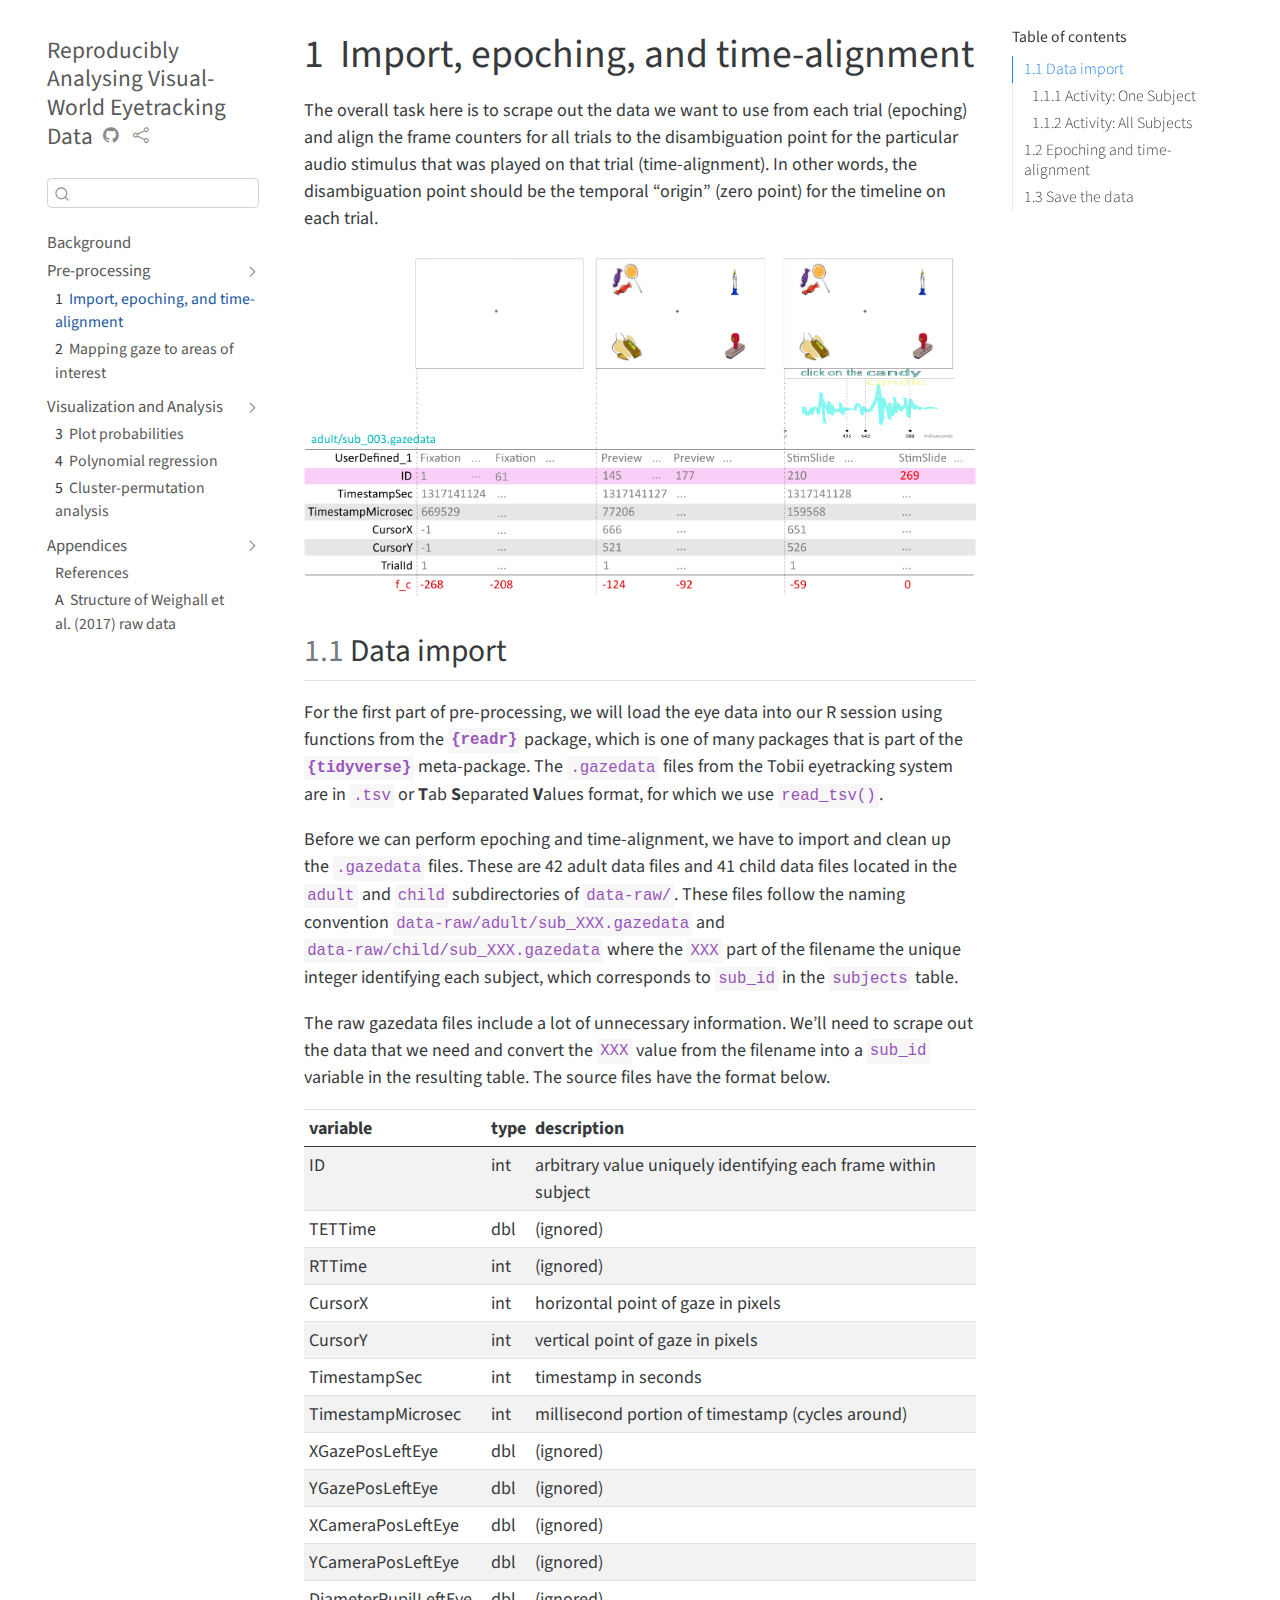
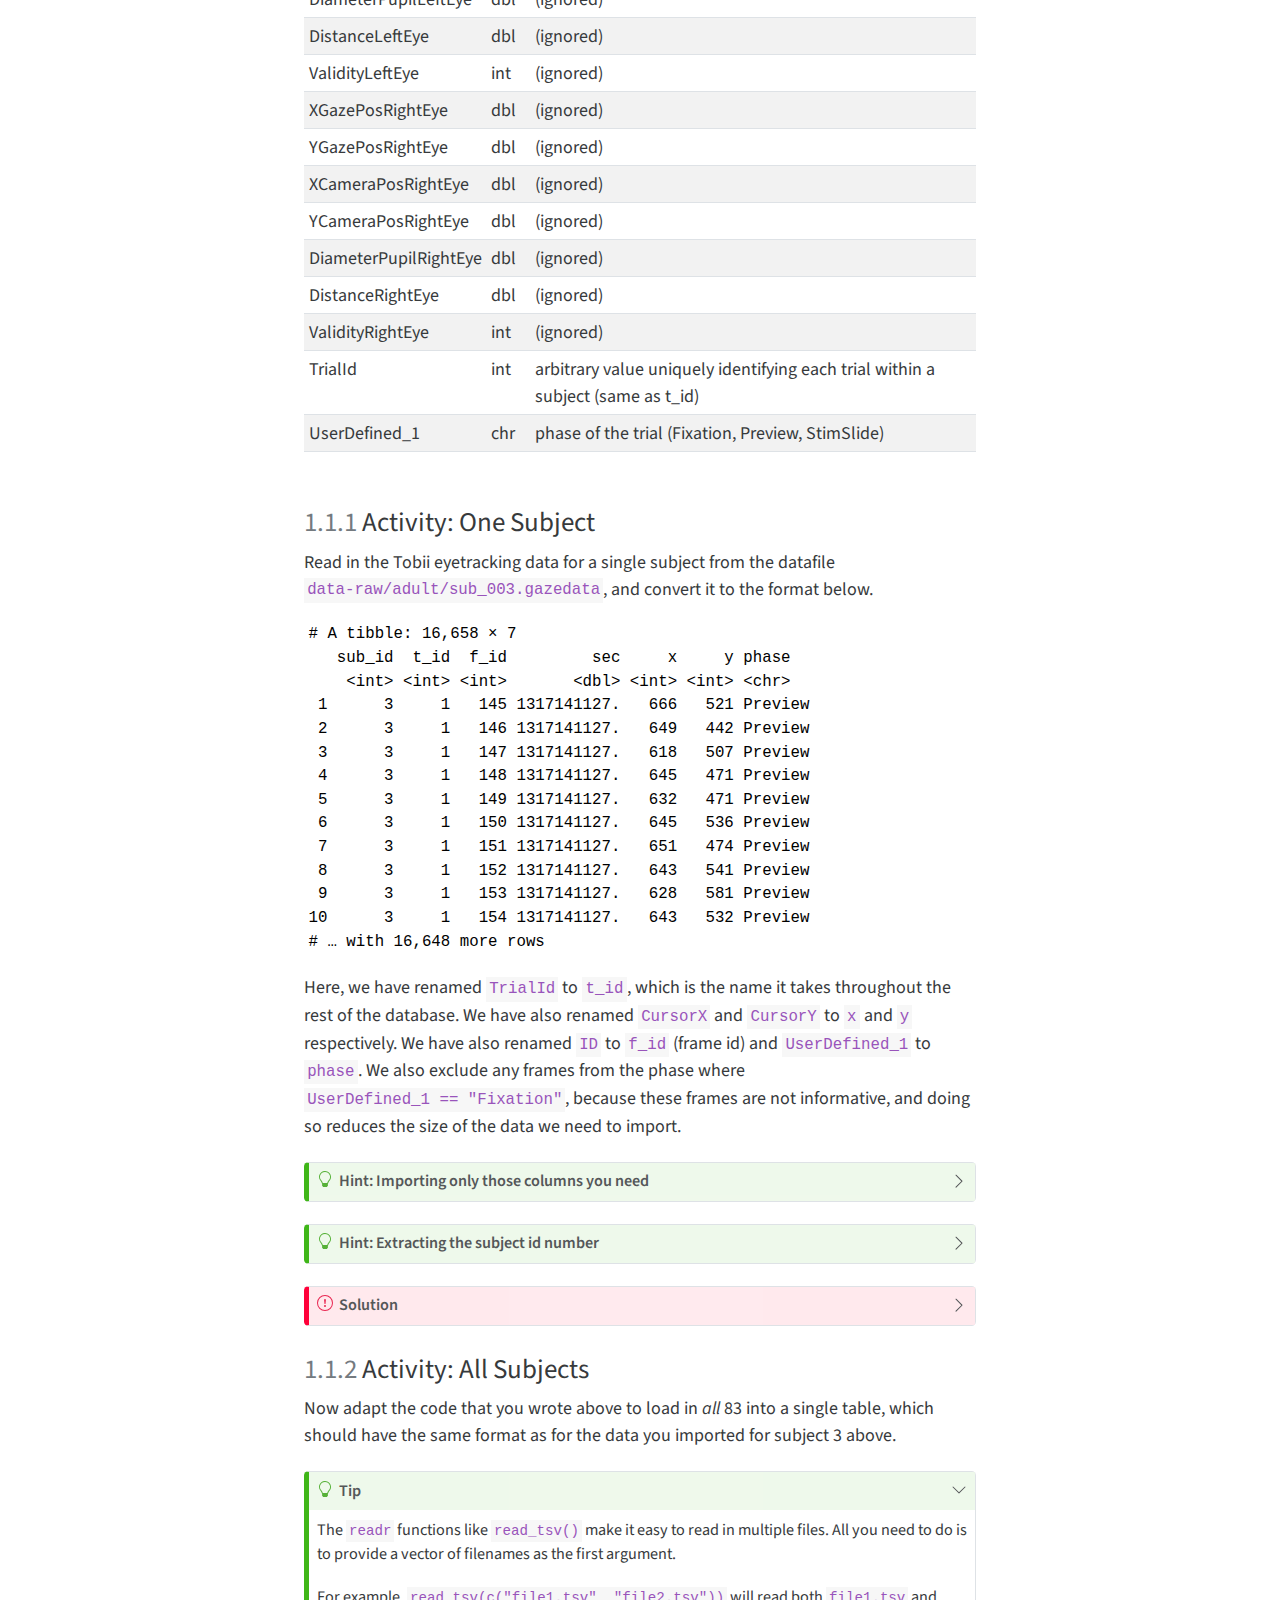
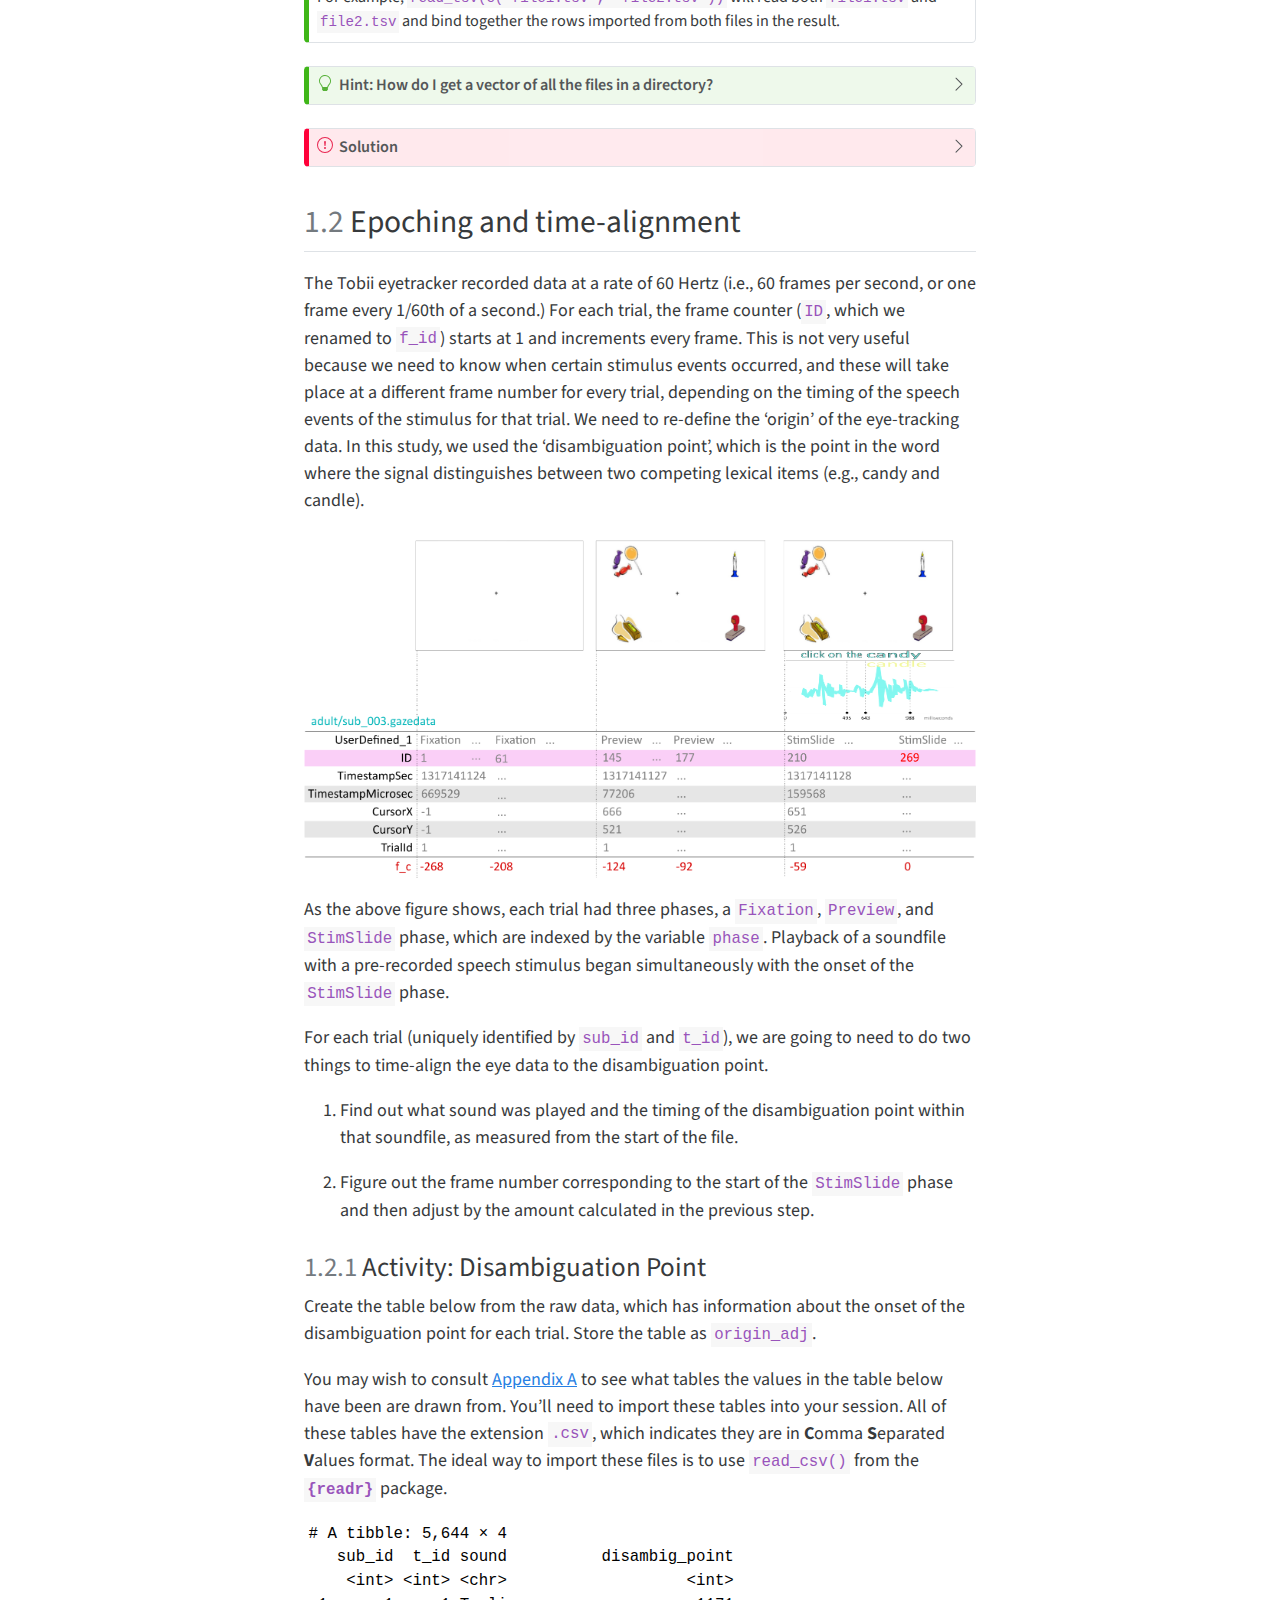
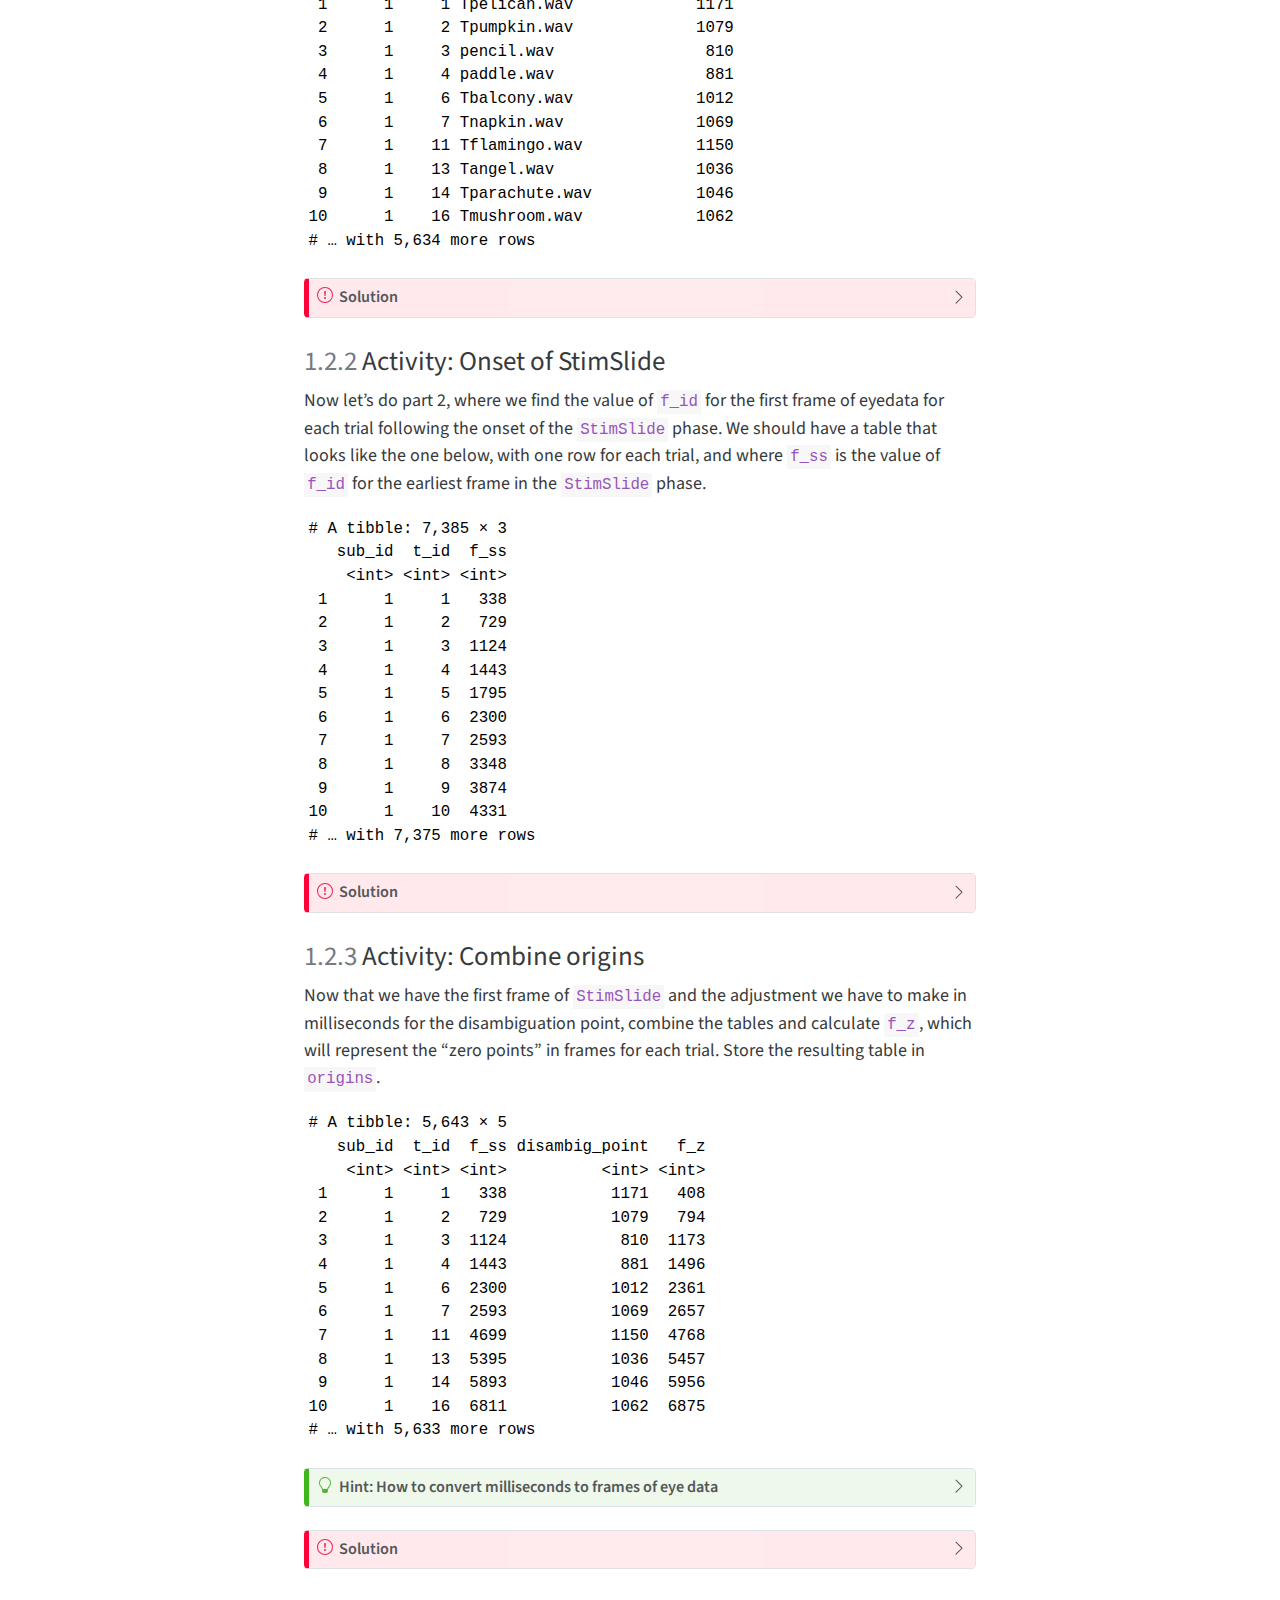
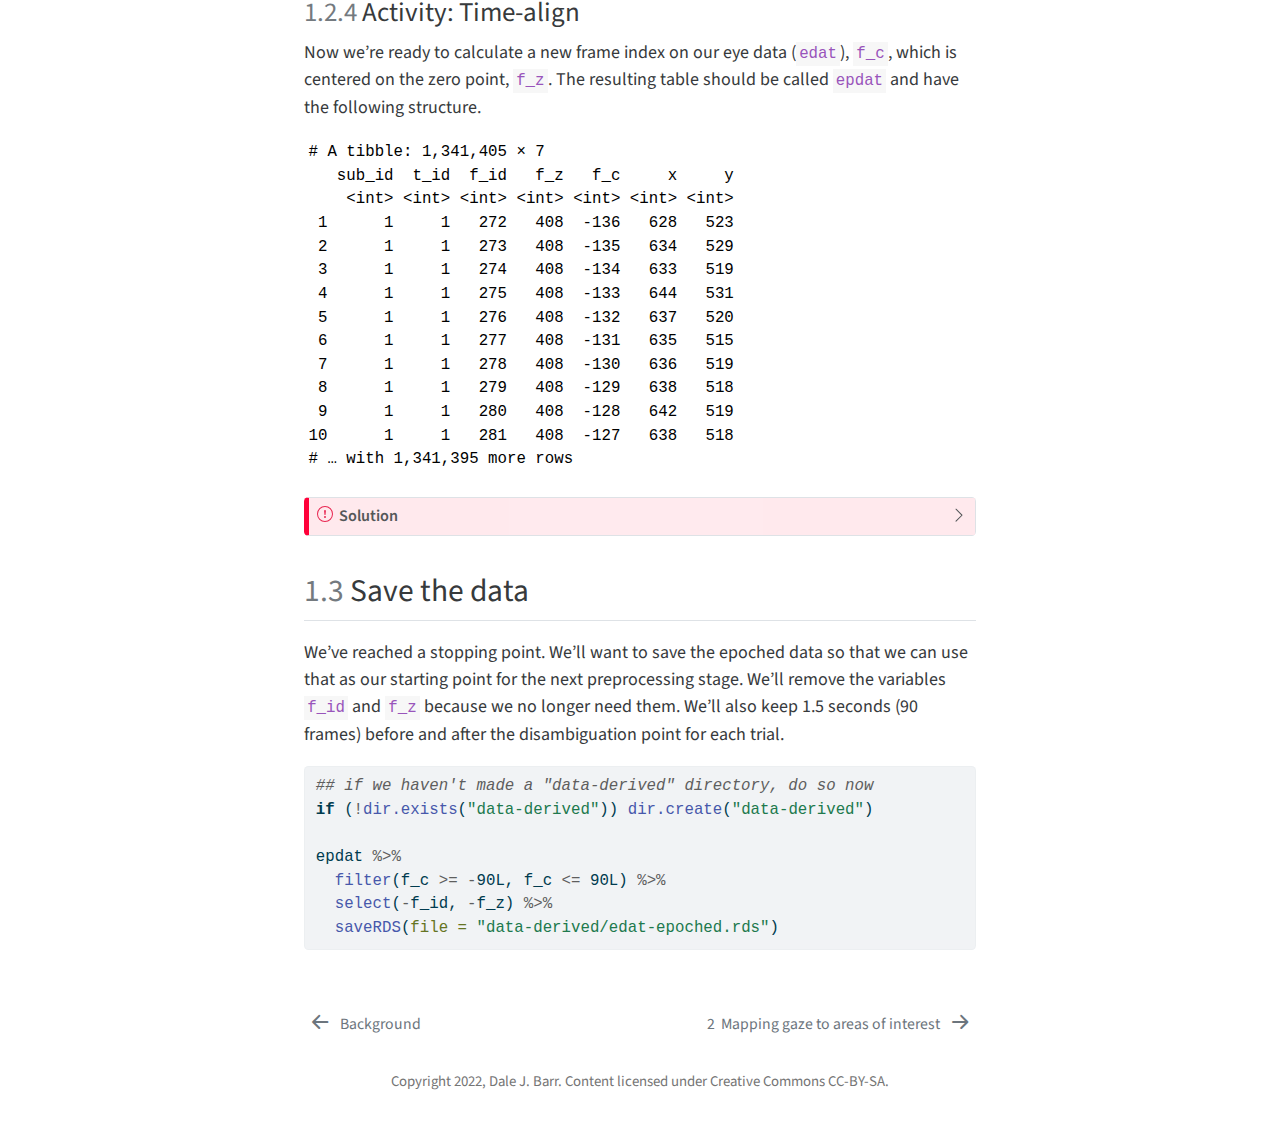
<file: docs/preprocessing_1.html>
<!DOCTYPE html>
<html xmlns="http://www.w3.org/1999/xhtml" lang="en" xml:lang="en"><head>

<meta charset="utf-8">
<meta name="generator" content="quarto-1.1.251">

<meta name="viewport" content="width=device-width, initial-scale=1.0, user-scalable=yes">


<title>Reproducibly Analysing Visual-World Eyetracking Data - 1&nbsp; Import, epoching, and time-alignment</title>
<style>
code{white-space: pre-wrap;}
span.smallcaps{font-variant: small-caps;}
div.columns{display: flex; gap: min(4vw, 1.5em);}
div.column{flex: auto; overflow-x: auto;}
div.hanging-indent{margin-left: 1.5em; text-indent: -1.5em;}
ul.task-list{list-style: none;}
ul.task-list li input[type="checkbox"] {
  width: 0.8em;
  margin: 0 0.8em 0.2em -1.6em;
  vertical-align: middle;
}
pre > code.sourceCode { white-space: pre; position: relative; }
pre > code.sourceCode > span { display: inline-block; line-height: 1.25; }
pre > code.sourceCode > span:empty { height: 1.2em; }
.sourceCode { overflow: visible; }
code.sourceCode > span { color: inherit; text-decoration: inherit; }
div.sourceCode { margin: 1em 0; }
pre.sourceCode { margin: 0; }
@media screen {
div.sourceCode { overflow: auto; }
}
@media print {
pre > code.sourceCode { white-space: pre-wrap; }
pre > code.sourceCode > span { text-indent: -5em; padding-left: 5em; }
}
pre.numberSource code
  { counter-reset: source-line 0; }
pre.numberSource code > span
  { position: relative; left: -4em; counter-increment: source-line; }
pre.numberSource code > span > a:first-child::before
  { content: counter(source-line);
    position: relative; left: -1em; text-align: right; vertical-align: baseline;
    border: none; display: inline-block;
    -webkit-touch-callout: none; -webkit-user-select: none;
    -khtml-user-select: none; -moz-user-select: none;
    -ms-user-select: none; user-select: none;
    padding: 0 4px; width: 4em;
    color: #aaaaaa;
  }
pre.numberSource { margin-left: 3em; border-left: 1px solid #aaaaaa;  padding-left: 4px; }
div.sourceCode
  {   }
@media screen {
pre > code.sourceCode > span > a:first-child::before { text-decoration: underline; }
}
code span.al { color: #ff0000; font-weight: bold; } /* Alert */
code span.an { color: #60a0b0; font-weight: bold; font-style: italic; } /* Annotation */
code span.at { color: #7d9029; } /* Attribute */
code span.bn { color: #40a070; } /* BaseN */
code span.bu { color: #008000; } /* BuiltIn */
code span.cf { color: #007020; font-weight: bold; } /* ControlFlow */
code span.ch { color: #4070a0; } /* Char */
code span.cn { color: #880000; } /* Constant */
code span.co { color: #60a0b0; font-style: italic; } /* Comment */
code span.cv { color: #60a0b0; font-weight: bold; font-style: italic; } /* CommentVar */
code span.do { color: #ba2121; font-style: italic; } /* Documentation */
code span.dt { color: #902000; } /* DataType */
code span.dv { color: #40a070; } /* DecVal */
code span.er { color: #ff0000; font-weight: bold; } /* Error */
code span.ex { } /* Extension */
code span.fl { color: #40a070; } /* Float */
code span.fu { color: #06287e; } /* Function */
code span.im { color: #008000; font-weight: bold; } /* Import */
code span.in { color: #60a0b0; font-weight: bold; font-style: italic; } /* Information */
code span.kw { color: #007020; font-weight: bold; } /* Keyword */
code span.op { color: #666666; } /* Operator */
code span.ot { color: #007020; } /* Other */
code span.pp { color: #bc7a00; } /* Preprocessor */
code span.sc { color: #4070a0; } /* SpecialChar */
code span.ss { color: #bb6688; } /* SpecialString */
code span.st { color: #4070a0; } /* String */
code span.va { color: #19177c; } /* Variable */
code span.vs { color: #4070a0; } /* VerbatimString */
code span.wa { color: #60a0b0; font-weight: bold; font-style: italic; } /* Warning */
</style>


<script src="site_libs/quarto-nav/quarto-nav.js"></script>
<script src="site_libs/quarto-nav/headroom.min.js"></script>
<script src="site_libs/clipboard/clipboard.min.js"></script>
<script src="site_libs/quarto-search/autocomplete.umd.js"></script>
<script src="site_libs/quarto-search/fuse.min.js"></script>
<script src="site_libs/quarto-search/quarto-search.js"></script>
<meta name="quarto:offset" content="./">
<link href="./preprocessing_2.html" rel="next">
<link href="./index.html" rel="prev">
<script src="site_libs/quarto-html/quarto.js"></script>
<script src="site_libs/quarto-html/popper.min.js"></script>
<script src="site_libs/quarto-html/tippy.umd.min.js"></script>
<script src="site_libs/quarto-html/anchor.min.js"></script>
<link href="site_libs/quarto-html/tippy.css" rel="stylesheet">
<link href="site_libs/quarto-html/quarto-syntax-highlighting.css" rel="stylesheet" id="quarto-text-highlighting-styles">
<script src="site_libs/bootstrap/bootstrap.min.js"></script>
<link href="site_libs/bootstrap/bootstrap-icons.css" rel="stylesheet">
<link href="site_libs/bootstrap/bootstrap.min.css" rel="stylesheet" id="quarto-bootstrap" data-mode="light">
<script id="quarto-search-options" type="application/json">{
  "location": "sidebar",
  "copy-button": false,
  "collapse-after": 3,
  "panel-placement": "start",
  "type": "textbox",
  "limit": 20,
  "language": {
    "search-no-results-text": "No results",
    "search-matching-documents-text": "matching documents",
    "search-copy-link-title": "Copy link to search",
    "search-hide-matches-text": "Hide additional matches",
    "search-more-match-text": "more match in this document",
    "search-more-matches-text": "more matches in this document",
    "search-clear-button-title": "Clear",
    "search-detached-cancel-button-title": "Cancel",
    "search-submit-button-title": "Submit"
  }
}</script>


</head>

<body class="nav-sidebar floating">

<div id="quarto-search-results"></div>
  <header id="quarto-header" class="headroom fixed-top">
  <nav class="quarto-secondary-nav" data-bs-toggle="collapse" data-bs-target="#quarto-sidebar" aria-controls="quarto-sidebar" aria-expanded="false" aria-label="Toggle sidebar navigation" onclick="if (window.quartoToggleHeadroom) { window.quartoToggleHeadroom(); }">
    <div class="container-fluid d-flex justify-content-between">
      <h1 class="quarto-secondary-nav-title"><span class="chapter-number">1</span>&nbsp; <span class="chapter-title">Import, epoching, and time-alignment</span></h1>
      <button type="button" class="quarto-btn-toggle btn" aria-label="Show secondary navigation">
        <i class="bi bi-chevron-right"></i>
      </button>
    </div>
  </nav>
</header>
<!-- content -->
<div id="quarto-content" class="quarto-container page-columns page-rows-contents page-layout-article">
<!-- sidebar -->
  <nav id="quarto-sidebar" class="sidebar collapse sidebar-navigation floating overflow-auto">
    <div class="pt-lg-2 mt-2 text-left sidebar-header">
    <div class="sidebar-title mb-0 py-0">
      <a href="./">Reproducibly Analysing Visual-World Eyetracking Data</a> 
        <div class="sidebar-tools-main">
    <a href="https://github.com/dalejbarr/vw-analysis/" title="Source Code" class="sidebar-tool px-1"><i class="bi bi-github"></i></a>
    <a href="" title="Share" id="sidebar-tool-dropdown-0" class="sidebar-tool dropdown-toggle px-1" data-bs-toggle="dropdown" aria-expanded="false"><i class="bi bi-share"></i></a>
    <ul class="dropdown-menu" aria-labelledby="sidebar-tool-dropdown-0">
        <li>
          <a class="dropdown-item sidebar-tools-main-item" href="https://twitter.com/intent/tweet?url=|url|">
            <i class="bi bi-bi-twitter pe-1"></i>
          Twitter
          </a>
        </li>
        <li>
          <a class="dropdown-item sidebar-tools-main-item" href="https://www.facebook.com/sharer/sharer.php?u=|url|">
            <i class="bi bi-bi-facebook pe-1"></i>
          Facebook
          </a>
        </li>
    </ul>
</div>
    </div>
      </div>
      <div class="mt-2 flex-shrink-0 align-items-center">
        <div class="sidebar-search">
        <div id="quarto-search" class="" title="Search"></div>
        </div>
      </div>
    <div class="sidebar-menu-container"> 
    <ul class="list-unstyled mt-1">
        <li class="sidebar-item">
  <div class="sidebar-item-container"> 
  <a href="./index.html" class="sidebar-item-text sidebar-link">Background</a>
  </div>
</li>
        <li class="sidebar-item sidebar-item-section">
      <div class="sidebar-item-container"> 
            <a class="sidebar-item-text sidebar-link text-start" data-bs-toggle="collapse" data-bs-target="#quarto-sidebar-section-1" aria-expanded="true">Pre-processing</a>
          <a class="sidebar-item-toggle text-start" data-bs-toggle="collapse" data-bs-target="#quarto-sidebar-section-1" aria-expanded="true">
            <i class="bi bi-chevron-right ms-2"></i>
          </a> 
      </div>
      <ul id="quarto-sidebar-section-1" class="collapse list-unstyled sidebar-section depth1 show">  
          <li class="sidebar-item">
  <div class="sidebar-item-container"> 
  <a href="./preprocessing_1.html" class="sidebar-item-text sidebar-link active"><span class="chapter-number">1</span>&nbsp; <span class="chapter-title">Import, epoching, and time-alignment</span></a>
  </div>
</li>
          <li class="sidebar-item">
  <div class="sidebar-item-container"> 
  <a href="./preprocessing_2.html" class="sidebar-item-text sidebar-link"><span class="chapter-number">2</span>&nbsp; <span class="chapter-title">Mapping gaze to areas of interest</span></a>
  </div>
</li>
      </ul>
  </li>
        <li class="sidebar-item sidebar-item-section">
      <div class="sidebar-item-container"> 
            <a class="sidebar-item-text sidebar-link text-start" data-bs-toggle="collapse" data-bs-target="#quarto-sidebar-section-2" aria-expanded="true">Visualization and Analysis</a>
          <a class="sidebar-item-toggle text-start" data-bs-toggle="collapse" data-bs-target="#quarto-sidebar-section-2" aria-expanded="true">
            <i class="bi bi-chevron-right ms-2"></i>
          </a> 
      </div>
      <ul id="quarto-sidebar-section-2" class="collapse list-unstyled sidebar-section depth1 show">  
          <li class="sidebar-item">
  <div class="sidebar-item-container"> 
  <a href="./plotting.html" class="sidebar-item-text sidebar-link"><span class="chapter-number">3</span>&nbsp; <span class="chapter-title">Plot probabilities</span></a>
  </div>
</li>
          <li class="sidebar-item">
  <div class="sidebar-item-container"> 
  <a href="./polynomial.html" class="sidebar-item-text sidebar-link"><span class="chapter-number">4</span>&nbsp; <span class="chapter-title">Polynomial regression</span></a>
  </div>
</li>
          <li class="sidebar-item">
  <div class="sidebar-item-container"> 
  <a href="./clust-perm.html" class="sidebar-item-text sidebar-link"><span class="chapter-number">5</span>&nbsp; <span class="chapter-title">Cluster-permutation analysis</span></a>
  </div>
</li>
      </ul>
  </li>
        <li class="sidebar-item sidebar-item-section">
      <div class="sidebar-item-container"> 
            <a class="sidebar-item-text sidebar-link text-start" data-bs-toggle="collapse" data-bs-target="#quarto-sidebar-section-3" aria-expanded="true">Appendices</a>
          <a class="sidebar-item-toggle text-start" data-bs-toggle="collapse" data-bs-target="#quarto-sidebar-section-3" aria-expanded="true">
            <i class="bi bi-chevron-right ms-2"></i>
          </a> 
      </div>
      <ul id="quarto-sidebar-section-3" class="collapse list-unstyled sidebar-section depth1 show">  
          <li class="sidebar-item">
  <div class="sidebar-item-container"> 
  <a href="./references.html" class="sidebar-item-text sidebar-link">References</a>
  </div>
</li>
          <li class="sidebar-item">
  <div class="sidebar-item-container"> 
  <a href="./data-structure.html" class="sidebar-item-text sidebar-link"><span class="chapter-number">A</span>&nbsp; <span class="chapter-title">Structure of Weighall et al.&nbsp;(2017) raw data</span></a>
  </div>
</li>
      </ul>
  </li>
    </ul>
    </div>
</nav>
<!-- margin-sidebar -->
    <div id="quarto-margin-sidebar" class="sidebar margin-sidebar">
        <nav id="TOC" role="doc-toc" class="toc-active">
    <h2 id="toc-title">Table of contents</h2>
   
  <ul>
  <li><a href="#data-import" id="toc-data-import" class="nav-link active" data-scroll-target="#data-import"><span class="toc-section-number">1.1</span>  Data import</a>
  <ul class="collapse">
  <li><a href="#activity-one-subject" id="toc-activity-one-subject" class="nav-link" data-scroll-target="#activity-one-subject"><span class="toc-section-number">1.1.1</span>  Activity: One Subject</a></li>
  <li><a href="#activity-all-subjects" id="toc-activity-all-subjects" class="nav-link" data-scroll-target="#activity-all-subjects"><span class="toc-section-number">1.1.2</span>  Activity: All Subjects</a></li>
  </ul></li>
  <li><a href="#epoching-and-time-alignment" id="toc-epoching-and-time-alignment" class="nav-link" data-scroll-target="#epoching-and-time-alignment"><span class="toc-section-number">1.2</span>  Epoching and time-alignment</a>
  <ul class="collapse">
  <li><a href="#activity-disambiguation-point" id="toc-activity-disambiguation-point" class="nav-link" data-scroll-target="#activity-disambiguation-point"><span class="toc-section-number">1.2.1</span>  Activity: Disambiguation Point</a></li>
  <li><a href="#activity-onset-of-stimslide" id="toc-activity-onset-of-stimslide" class="nav-link" data-scroll-target="#activity-onset-of-stimslide"><span class="toc-section-number">1.2.2</span>  Activity: Onset of StimSlide</a></li>
  <li><a href="#activity-combine-origins" id="toc-activity-combine-origins" class="nav-link" data-scroll-target="#activity-combine-origins"><span class="toc-section-number">1.2.3</span>  Activity: Combine origins</a></li>
  <li><a href="#activity-time-align" id="toc-activity-time-align" class="nav-link" data-scroll-target="#activity-time-align"><span class="toc-section-number">1.2.4</span>  Activity: Time-align</a></li>
  </ul></li>
  <li><a href="#save-the-data" id="toc-save-the-data" class="nav-link" data-scroll-target="#save-the-data"><span class="toc-section-number">1.3</span>  Save the data</a></li>
  </ul>
</nav>
    </div>
<!-- main -->
<main class="content" id="quarto-document-content">

<header id="title-block-header" class="quarto-title-block default">
<div class="quarto-title">
<h1 class="title d-none d-lg-block"><span class="chapter-number">1</span>&nbsp; <span class="chapter-title">Import, epoching, and time-alignment</span></h1>
</div>



<div class="quarto-title-meta">

    
    
  </div>
  

</header>

<p>The overall task here is to scrape out the data we want to use from each trial (epoching) and align the frame counters for all trials to the disambiguation point for the particular audio stimulus that was played on that trial (time-alignment). In other words, the disambiguation point should be the temporal “origin” (zero point) for the timeline on each trial.</p>
<p><img src="img/epoching.png" class="img-fluid"></p>
<section id="data-import" class="level2" data-number="1.1">
<h2 data-number="1.1" class="anchored" data-anchor-id="data-import"><span class="header-section-number">1.1</span> Data import</h2>
<p>For the first part of pre-processing, we will load the eye data into our R session using functions from the <strong><code>{readr}</code></strong> package, which is one of many packages that is part of the <strong><code>{tidyverse}</code></strong> meta-package. The <code>.gazedata</code> files from the Tobii eyetracking system are in <code>.tsv</code> or <strong>T</strong>ab <strong>S</strong>eparated <strong>V</strong>alues format, for which we use <code>read_tsv()</code>.</p>
<p>Before we can perform epoching and time-alignment, we have to import and clean up the <code>.gazedata</code> files. These are 42 adult data files and 41 child data files located in the <code>adult</code> and <code>child</code> subdirectories of <code>data-raw/</code>. These files follow the naming convention <code>data-raw/adult/sub_XXX.gazedata</code> and <code>data-raw/child/sub_XXX.gazedata</code> where the <code>XXX</code> part of the filename the unique integer identifying each subject, which corresponds to <code>sub_id</code> in the <code>subjects</code> table.</p>
<p>The raw gazedata files include a lot of unnecessary information. We’ll need to scrape out the data that we need and convert the <code>XXX</code> value from the filename into a <code>sub_id</code> variable in the resulting table. The source files have the format below.</p>
<div class="cell">
<div class="cell-output-display">
<table class="table table-sm table-striped">
<colgroup>
<col style="width: 20%">
<col style="width: 4%">
<col style="width: 75%">
</colgroup>
<thead>
<tr class="header">
<th style="text-align: left;">variable</th>
<th style="text-align: left;">type</th>
<th style="text-align: left;">description</th>
</tr>
</thead>
<tbody>
<tr class="odd">
<td style="text-align: left;">ID</td>
<td style="text-align: left;">int</td>
<td style="text-align: left;">arbitrary value uniquely identifying each frame within subject</td>
</tr>
<tr class="even">
<td style="text-align: left;">TETTime</td>
<td style="text-align: left;">dbl</td>
<td style="text-align: left;">(ignored)</td>
</tr>
<tr class="odd">
<td style="text-align: left;">RTTime</td>
<td style="text-align: left;">int</td>
<td style="text-align: left;">(ignored)</td>
</tr>
<tr class="even">
<td style="text-align: left;">CursorX</td>
<td style="text-align: left;">int</td>
<td style="text-align: left;">horizontal point of gaze in pixels</td>
</tr>
<tr class="odd">
<td style="text-align: left;">CursorY</td>
<td style="text-align: left;">int</td>
<td style="text-align: left;">vertical point of gaze in pixels</td>
</tr>
<tr class="even">
<td style="text-align: left;">TimestampSec</td>
<td style="text-align: left;">int</td>
<td style="text-align: left;">timestamp in seconds</td>
</tr>
<tr class="odd">
<td style="text-align: left;">TimestampMicrosec</td>
<td style="text-align: left;">int</td>
<td style="text-align: left;">millisecond portion of timestamp (cycles around)</td>
</tr>
<tr class="even">
<td style="text-align: left;">XGazePosLeftEye</td>
<td style="text-align: left;">dbl</td>
<td style="text-align: left;">(ignored)</td>
</tr>
<tr class="odd">
<td style="text-align: left;">YGazePosLeftEye</td>
<td style="text-align: left;">dbl</td>
<td style="text-align: left;">(ignored)</td>
</tr>
<tr class="even">
<td style="text-align: left;">XCameraPosLeftEye</td>
<td style="text-align: left;">dbl</td>
<td style="text-align: left;">(ignored)</td>
</tr>
<tr class="odd">
<td style="text-align: left;">YCameraPosLeftEye</td>
<td style="text-align: left;">dbl</td>
<td style="text-align: left;">(ignored)</td>
</tr>
<tr class="even">
<td style="text-align: left;">DiameterPupilLeftEye</td>
<td style="text-align: left;">dbl</td>
<td style="text-align: left;">(ignored)</td>
</tr>
<tr class="odd">
<td style="text-align: left;">DistanceLeftEye</td>
<td style="text-align: left;">dbl</td>
<td style="text-align: left;">(ignored)</td>
</tr>
<tr class="even">
<td style="text-align: left;">ValidityLeftEye</td>
<td style="text-align: left;">int</td>
<td style="text-align: left;">(ignored)</td>
</tr>
<tr class="odd">
<td style="text-align: left;">XGazePosRightEye</td>
<td style="text-align: left;">dbl</td>
<td style="text-align: left;">(ignored)</td>
</tr>
<tr class="even">
<td style="text-align: left;">YGazePosRightEye</td>
<td style="text-align: left;">dbl</td>
<td style="text-align: left;">(ignored)</td>
</tr>
<tr class="odd">
<td style="text-align: left;">XCameraPosRightEye</td>
<td style="text-align: left;">dbl</td>
<td style="text-align: left;">(ignored)</td>
</tr>
<tr class="even">
<td style="text-align: left;">YCameraPosRightEye</td>
<td style="text-align: left;">dbl</td>
<td style="text-align: left;">(ignored)</td>
</tr>
<tr class="odd">
<td style="text-align: left;">DiameterPupilRightEye</td>
<td style="text-align: left;">dbl</td>
<td style="text-align: left;">(ignored)</td>
</tr>
<tr class="even">
<td style="text-align: left;">DistanceRightEye</td>
<td style="text-align: left;">dbl</td>
<td style="text-align: left;">(ignored)</td>
</tr>
<tr class="odd">
<td style="text-align: left;">ValidityRightEye</td>
<td style="text-align: left;">int</td>
<td style="text-align: left;">(ignored)</td>
</tr>
<tr class="even">
<td style="text-align: left;">TrialId</td>
<td style="text-align: left;">int</td>
<td style="text-align: left;">arbitrary value uniquely identifying each trial within a subject (same as t_id)</td>
</tr>
<tr class="odd">
<td style="text-align: left;">UserDefined_1</td>
<td style="text-align: left;">chr</td>
<td style="text-align: left;">phase of the trial (Fixation, Preview, StimSlide)</td>
</tr>
</tbody>
</table>
</div>
</div>
<section id="activity-one-subject" class="level3" data-number="1.1.1">
<h3 data-number="1.1.1" class="anchored" data-anchor-id="activity-one-subject"><span class="header-section-number">1.1.1</span> Activity: One Subject</h3>
<p>Read in the Tobii eyetracking data for a single subject from the datafile <code>data-raw/adult/sub_003.gazedata</code>, and convert it to the format below.</p>
<div class="cell">
<div class="cell-output cell-output-stdout">
<pre><code># A tibble: 16,658 × 7
   sub_id  t_id  f_id         sec     x     y phase  
    &lt;int&gt; &lt;int&gt; &lt;int&gt;       &lt;dbl&gt; &lt;int&gt; &lt;int&gt; &lt;chr&gt;  
 1      3     1   145 1317141127.   666   521 Preview
 2      3     1   146 1317141127.   649   442 Preview
 3      3     1   147 1317141127.   618   507 Preview
 4      3     1   148 1317141127.   645   471 Preview
 5      3     1   149 1317141127.   632   471 Preview
 6      3     1   150 1317141127.   645   536 Preview
 7      3     1   151 1317141127.   651   474 Preview
 8      3     1   152 1317141127.   643   541 Preview
 9      3     1   153 1317141127.   628   581 Preview
10      3     1   154 1317141127.   643   532 Preview
# … with 16,648 more rows</code></pre>
</div>
</div>
<p>Here, we have renamed <code>TrialId</code> to <code>t_id</code>, which is the name it takes throughout the rest of the database. We have also renamed <code>CursorX</code> and <code>CursorY</code> to <code>x</code> and <code>y</code> respectively. We have also renamed <code>ID</code> to <code>f_id</code> (frame id) and <code>UserDefined_1</code> to <code>phase</code>. We also exclude any frames from the phase where <code>UserDefined_1 == "Fixation"</code>, because these frames are not informative, and doing so reduces the size of the data we need to import.</p>
<div class="callout-tip callout callout-style-default callout-captioned">
<div class="callout-header d-flex align-content-center" data-bs-toggle="collapse" data-bs-target=".callout-1-contents" aria-controls="callout-1" aria-expanded="false" aria-label="Toggle callout">
<div class="callout-icon-container">
<i class="callout-icon"></i>
</div>
<div class="callout-caption-container flex-fill">
Hint: Importing only those columns you need
</div>
<div class="callout-btn-toggle d-inline-block border-0 py-1 ps-1 pe-0 float-end"><i class="callout-toggle"></i></div>
</div>
<div id="callout-1" class="callout-1-contents callout-collapse collapse">
<div class="callout-body-container callout-body">
<p>Use the <code>col_types</code> argument to <code>read_tsv()</code> and the <code>cols_only()</code> specification.</p>
<p>For instance, something like:</p>
<div class="cell">
<div class="sourceCode cell-code" id="cb2"><pre class="sourceCode r code-with-copy"><code class="sourceCode r"><span id="cb2-1"><a href="#cb2-1" aria-hidden="true" tabindex="-1"></a><span class="fu">read_tsv</span>(<span class="st">"data-raw/adult/sub_003.gazedata"</span>,</span>
<span id="cb2-2"><a href="#cb2-2" aria-hidden="true" tabindex="-1"></a>         <span class="at">col_types =</span> <span class="fu">cols_only</span>(<span class="at">ID =</span> <span class="fu">col_integer</span>(),</span>
<span id="cb2-3"><a href="#cb2-3" aria-hidden="true" tabindex="-1"></a>                              <span class="co"># [..etc]</span></span>
<span id="cb2-4"><a href="#cb2-4" aria-hidden="true" tabindex="-1"></a>                              ),</span>
<span id="cb2-5"><a href="#cb2-5" aria-hidden="true" tabindex="-1"></a>         <span class="co">#.. other args to read_tsv,</span></span>
<span id="cb2-6"><a href="#cb2-6" aria-hidden="true" tabindex="-1"></a>         )</span></code><button title="Copy to Clipboard" class="code-copy-button"><i class="bi"></i></button></pre></div>
</div>
<p>Type <code>?readr::cols_only</code> in the console to learn more about specifying columns during data import.</p>
</div>
</div>
</div>
<div class="callout-tip callout callout-style-default callout-captioned">
<div class="callout-header d-flex align-content-center" data-bs-toggle="collapse" data-bs-target=".callout-2-contents" aria-controls="callout-2" aria-expanded="false" aria-label="Toggle callout">
<div class="callout-icon-container">
<i class="callout-icon"></i>
</div>
<div class="callout-caption-container flex-fill">
Hint: Extracting the subject id number
</div>
<div class="callout-btn-toggle d-inline-block border-0 py-1 ps-1 pe-0 float-end"><i class="callout-toggle"></i></div>
</div>
<div id="callout-2" class="callout-2-contents callout-collapse collapse">
<div class="callout-body-container callout-body">
<p>You can use the <code>id</code> argument to <code>read_tsv()</code> to specify the name of a variable in the resulting data frame that has the filename as its value.</p>
<p>You can then create a new variable using <code>mutate()</code> that extracts the <code>XXX</code> substring (positions 20-22 of the string) and then converts it to an integer.</p>
<div class="cell">
<div class="sourceCode cell-code" id="cb3"><pre class="sourceCode r code-with-copy"><code class="sourceCode r"><span id="cb3-1"><a href="#cb3-1" aria-hidden="true" tabindex="-1"></a><span class="fu">read_tsv</span>(<span class="st">"data-raw/adult/sub_003.gazedata"</span>,</span>
<span id="cb3-2"><a href="#cb3-2" aria-hidden="true" tabindex="-1"></a>         <span class="at">id =</span> <span class="st">"filename"</span>,</span>
<span id="cb3-3"><a href="#cb3-3" aria-hidden="true" tabindex="-1"></a>         <span class="co"># other args to read_tsv()...</span></span>
<span id="cb3-4"><a href="#cb3-4" aria-hidden="true" tabindex="-1"></a>         ) <span class="sc">%&gt;%</span></span>
<span id="cb3-5"><a href="#cb3-5" aria-hidden="true" tabindex="-1"></a>  <span class="fu">mutate</span>(<span class="at">sub_id =</span> <span class="fu">substr</span>(filename, <span class="dv">20</span>, <span class="dv">22</span>) <span class="sc">%&gt;%</span> <span class="fu">as.integer</span>()) <span class="co"># %&gt;%</span></span>
<span id="cb3-6"><a href="#cb3-6" aria-hidden="true" tabindex="-1"></a>  <span class="do">## rest of your pipeline..</span></span></code><button title="Copy to Clipboard" class="code-copy-button"><i class="bi"></i></button></pre></div>
</div>
</div>
</div>
</div>
<div class="callout-important callout callout-style-default callout-captioned">
<div class="callout-header d-flex align-content-center" data-bs-toggle="collapse" data-bs-target=".callout-3-contents" aria-controls="callout-3" aria-expanded="false" aria-label="Toggle callout">
<div class="callout-icon-container">
<i class="callout-icon"></i>
</div>
<div class="callout-caption-container flex-fill">
Solution
</div>
<div class="callout-btn-toggle d-inline-block border-0 py-1 ps-1 pe-0 float-end"><i class="callout-toggle"></i></div>
</div>
<div id="callout-3" class="callout-3-contents callout-collapse collapse">
<div class="callout-body-container callout-body">
<div class="cell">
<div class="sourceCode cell-code" id="cb4"><pre class="sourceCode r code-with-copy"><code class="sourceCode r"><span id="cb4-1"><a href="#cb4-1" aria-hidden="true" tabindex="-1"></a><span class="fu">library</span>(<span class="st">"tidyverse"</span>)</span>
<span id="cb4-2"><a href="#cb4-2" aria-hidden="true" tabindex="-1"></a></span>
<span id="cb4-3"><a href="#cb4-3" aria-hidden="true" tabindex="-1"></a><span class="do">## make sure that your working directory is properly set!</span></span>
<span id="cb4-4"><a href="#cb4-4" aria-hidden="true" tabindex="-1"></a></span>
<span id="cb4-5"><a href="#cb4-5" aria-hidden="true" tabindex="-1"></a><span class="fu">read_tsv</span>(<span class="st">"data-raw/adult/sub_003.gazedata"</span>,</span>
<span id="cb4-6"><a href="#cb4-6" aria-hidden="true" tabindex="-1"></a>         <span class="at">col_types =</span> <span class="fu">cols_only</span>(<span class="at">ID =</span> <span class="fu">col_integer</span>(),</span>
<span id="cb4-7"><a href="#cb4-7" aria-hidden="true" tabindex="-1"></a>                               <span class="at">TrialId =</span> <span class="fu">col_integer</span>(),</span>
<span id="cb4-8"><a href="#cb4-8" aria-hidden="true" tabindex="-1"></a>                               <span class="at">CursorX =</span> <span class="fu">col_integer</span>(),</span>
<span id="cb4-9"><a href="#cb4-9" aria-hidden="true" tabindex="-1"></a>                               <span class="at">CursorY =</span> <span class="fu">col_integer</span>(),</span>
<span id="cb4-10"><a href="#cb4-10" aria-hidden="true" tabindex="-1"></a>                               <span class="at">TimestampSec =</span> <span class="fu">col_integer</span>(),</span>
<span id="cb4-11"><a href="#cb4-11" aria-hidden="true" tabindex="-1"></a>                               <span class="at">TimestampMicrosec =</span> <span class="fu">col_integer</span>(),</span>
<span id="cb4-12"><a href="#cb4-12" aria-hidden="true" tabindex="-1"></a>                               <span class="at">UserDefined_1 =</span> <span class="fu">col_character</span>()),</span>
<span id="cb4-13"><a href="#cb4-13" aria-hidden="true" tabindex="-1"></a>         <span class="at">id =</span> <span class="st">"filename"</span>) <span class="sc">%&gt;%</span></span>
<span id="cb4-14"><a href="#cb4-14" aria-hidden="true" tabindex="-1"></a>  <span class="do">## convert XXX to sub_id</span></span>
<span id="cb4-15"><a href="#cb4-15" aria-hidden="true" tabindex="-1"></a>  <span class="fu">mutate</span>(<span class="at">sub_id =</span> <span class="fu">substr</span>(filename, <span class="dv">20</span>, <span class="dv">22</span>) <span class="sc">%&gt;%</span> <span class="fu">as.integer</span>(),</span>
<span id="cb4-16"><a href="#cb4-16" aria-hidden="true" tabindex="-1"></a>         <span class="at">sec =</span> TimestampSec <span class="sc">+</span> TimestampMicrosec <span class="sc">/</span> <span class="dv">1000000</span>) <span class="sc">%&gt;%</span></span>
<span id="cb4-17"><a href="#cb4-17" aria-hidden="true" tabindex="-1"></a>  <span class="fu">select</span>(sub_id, <span class="at">t_id =</span> TrialId, <span class="at">f_id =</span> ID,</span>
<span id="cb4-18"><a href="#cb4-18" aria-hidden="true" tabindex="-1"></a>         sec, <span class="at">x =</span> CursorX, <span class="at">y =</span> CursorY,</span>
<span id="cb4-19"><a href="#cb4-19" aria-hidden="true" tabindex="-1"></a>         <span class="at">phase =</span> UserDefined_1) <span class="sc">%&gt;%</span></span>
<span id="cb4-20"><a href="#cb4-20" aria-hidden="true" tabindex="-1"></a>  <span class="fu">filter</span>(phase <span class="sc">!=</span> <span class="st">"Fixation"</span>)</span></code><button title="Copy to Clipboard" class="code-copy-button"><i class="bi"></i></button></pre></div>
</div>
</div>
</div>
</div>
</section>
<section id="activity-all-subjects" class="level3" data-number="1.1.2">
<h3 data-number="1.1.2" class="anchored" data-anchor-id="activity-all-subjects"><span class="header-section-number">1.1.2</span> Activity: All Subjects</h3>
<p>Now adapt the code that you wrote above to load in <em>all</em> 83 into a single table, which should have the same format as for the data you imported for subject 3 above.</p>
<div class="callout-tip callout callout-style-default callout-captioned">
<div class="callout-header d-flex align-content-center" data-bs-toggle="collapse" data-bs-target=".callout-4-contents" aria-controls="callout-4" aria-expanded="true" aria-label="Toggle callout">
<div class="callout-icon-container">
<i class="callout-icon"></i>
</div>
<div class="callout-caption-container flex-fill">
Tip
</div>
<div class="callout-btn-toggle d-inline-block border-0 py-1 ps-1 pe-0 float-end"><i class="callout-toggle"></i></div>
</div>
<div id="callout-4" class="callout-4-contents callout-collapse collapse show">
<div class="callout-body-container callout-body">
<p>The <code>readr</code> functions like <code>read_tsv()</code> make it easy to read in multiple files. All you need to do is to provide a vector of filenames as the first argument.</p>
<p>For example, <code>read_tsv(c("file1.tsv", "file2.tsv"))</code> will read both <code>file1.tsv</code> and <code>file2.tsv</code> and bind together the rows imported from both files in the result.</p>
</div>
</div>
</div>
<div class="callout-tip callout callout-style-default callout-captioned">
<div class="callout-header d-flex align-content-center" data-bs-toggle="collapse" data-bs-target=".callout-5-contents" aria-controls="callout-5" aria-expanded="false" aria-label="Toggle callout">
<div class="callout-icon-container">
<i class="callout-icon"></i>
</div>
<div class="callout-caption-container flex-fill">
Hint: How do I get a vector of all the files in a directory?
</div>
<div class="callout-btn-toggle d-inline-block border-0 py-1 ps-1 pe-0 float-end"><i class="callout-toggle"></i></div>
</div>
<div id="callout-5" class="callout-5-contents callout-collapse collapse">
<div class="callout-body-container callout-body">
<p>The <code>dir()</code> function for base R can be used to list files. Examples:</p>
<div class="cell">
<div class="sourceCode cell-code" id="cb5"><pre class="sourceCode r code-with-copy"><code class="sourceCode r"><span id="cb5-1"><a href="#cb5-1" aria-hidden="true" tabindex="-1"></a><span class="fu">dir</span>(<span class="st">"data-raw"</span>)</span></code><button title="Copy to Clipboard" class="code-copy-button"><i class="bi"></i></button></pre></div>
<div class="cell-output cell-output-stdout">
<pre><code>[1] "adult"              "child"              "locations.csv"     
[4] "screens.csv"        "speech-timings.csv" "stimuli.csv"       
[7] "subjects.csv"       "trials.csv"        </code></pre>
</div>
</div>
<div class="cell">
<div class="sourceCode cell-code" id="cb7"><pre class="sourceCode r code-with-copy"><code class="sourceCode r"><span id="cb7-1"><a href="#cb7-1" aria-hidden="true" tabindex="-1"></a>adults <span class="ot">&lt;-</span> <span class="fu">dir</span>(<span class="st">"data-raw/adult"</span>, <span class="at">full.names =</span> <span class="cn">TRUE</span>)</span>
<span id="cb7-2"><a href="#cb7-2" aria-hidden="true" tabindex="-1"></a></span>
<span id="cb7-3"><a href="#cb7-3" aria-hidden="true" tabindex="-1"></a>adults</span></code><button title="Copy to Clipboard" class="code-copy-button"><i class="bi"></i></button></pre></div>
<div class="cell-output cell-output-stdout">
<pre><code> [1] "data-raw/adult/sub_001.gazedata" "data-raw/adult/sub_002.gazedata"
 [3] "data-raw/adult/sub_003.gazedata" "data-raw/adult/sub_004.gazedata"
 [5] "data-raw/adult/sub_005.gazedata" "data-raw/adult/sub_006.gazedata"
 [7] "data-raw/adult/sub_007.gazedata" "data-raw/adult/sub_008.gazedata"
 [9] "data-raw/adult/sub_009.gazedata" "data-raw/adult/sub_010.gazedata"
[11] "data-raw/adult/sub_011.gazedata" "data-raw/adult/sub_012.gazedata"
[13] "data-raw/adult/sub_013.gazedata" "data-raw/adult/sub_014.gazedata"
[15] "data-raw/adult/sub_015.gazedata" "data-raw/adult/sub_016.gazedata"
[17] "data-raw/adult/sub_017.gazedata" "data-raw/adult/sub_018.gazedata"
[19] "data-raw/adult/sub_019.gazedata" "data-raw/adult/sub_020.gazedata"
[21] "data-raw/adult/sub_021.gazedata" "data-raw/adult/sub_022.gazedata"
[23] "data-raw/adult/sub_023.gazedata" "data-raw/adult/sub_024.gazedata"
[25] "data-raw/adult/sub_025.gazedata" "data-raw/adult/sub_026.gazedata"
[27] "data-raw/adult/sub_027.gazedata" "data-raw/adult/sub_028.gazedata"
[29] "data-raw/adult/sub_029.gazedata" "data-raw/adult/sub_030.gazedata"
[31] "data-raw/adult/sub_031.gazedata" "data-raw/adult/sub_032.gazedata"
[33] "data-raw/adult/sub_033.gazedata" "data-raw/adult/sub_034.gazedata"
[35] "data-raw/adult/sub_035.gazedata" "data-raw/adult/sub_036.gazedata"
[37] "data-raw/adult/sub_037.gazedata" "data-raw/adult/sub_039.gazedata"
[39] "data-raw/adult/sub_040.gazedata" "data-raw/adult/sub_041.gazedata"
[41] "data-raw/adult/sub_042.gazedata" "data-raw/adult/sub_043.gazedata"</code></pre>
</div>
</div>
</div>
</div>
</div>
<div class="callout-important callout callout-style-default callout-captioned">
<div class="callout-header d-flex align-content-center" data-bs-toggle="collapse" data-bs-target=".callout-6-contents" aria-controls="callout-6" aria-expanded="false" aria-label="Toggle callout">
<div class="callout-icon-container">
<i class="callout-icon"></i>
</div>
<div class="callout-caption-container flex-fill">
Solution
</div>
<div class="callout-btn-toggle d-inline-block border-0 py-1 ps-1 pe-0 float-end"><i class="callout-toggle"></i></div>
</div>
<div id="callout-6" class="callout-6-contents callout-collapse collapse">
<div class="callout-body-container callout-body">
<div class="cell" data-hash="preprocessing_1_cache/html/import-eye-data_2a33dffaf1b6c9c932bf8c45b1caec58">
<div class="sourceCode cell-code" id="cb9"><pre class="sourceCode r code-with-copy"><code class="sourceCode r"><span id="cb9-1"><a href="#cb9-1" aria-hidden="true" tabindex="-1"></a><span class="do">## get .gazedata filenames</span></span>
<span id="cb9-2"><a href="#cb9-2" aria-hidden="true" tabindex="-1"></a>adults <span class="ot">&lt;-</span> <span class="fu">dir</span>(<span class="st">"data-raw/adult"</span>, <span class="at">full.names =</span> <span class="cn">TRUE</span>)</span>
<span id="cb9-3"><a href="#cb9-3" aria-hidden="true" tabindex="-1"></a>children <span class="ot">&lt;-</span> <span class="fu">dir</span>(<span class="st">"data-raw/child"</span>, <span class="at">full.names =</span> <span class="cn">TRUE</span>)</span>
<span id="cb9-4"><a href="#cb9-4" aria-hidden="true" tabindex="-1"></a></span>
<span id="cb9-5"><a href="#cb9-5" aria-hidden="true" tabindex="-1"></a>edat <span class="ot">&lt;-</span> <span class="fu">read_tsv</span>(<span class="fu">c</span>(adults, children),</span>
<span id="cb9-6"><a href="#cb9-6" aria-hidden="true" tabindex="-1"></a>                 <span class="at">col_types =</span> <span class="fu">cols_only</span>(<span class="at">ID =</span> <span class="fu">col_integer</span>(),</span>
<span id="cb9-7"><a href="#cb9-7" aria-hidden="true" tabindex="-1"></a>                                       <span class="at">TrialId =</span> <span class="fu">col_integer</span>(),</span>
<span id="cb9-8"><a href="#cb9-8" aria-hidden="true" tabindex="-1"></a>                                       <span class="at">CursorX =</span> <span class="fu">col_integer</span>(),</span>
<span id="cb9-9"><a href="#cb9-9" aria-hidden="true" tabindex="-1"></a>                                       <span class="at">CursorY =</span> <span class="fu">col_integer</span>(),</span>
<span id="cb9-10"><a href="#cb9-10" aria-hidden="true" tabindex="-1"></a>                                       <span class="at">TimestampSec =</span> <span class="fu">col_integer</span>(),</span>
<span id="cb9-11"><a href="#cb9-11" aria-hidden="true" tabindex="-1"></a>                                       <span class="at">TimestampMicrosec =</span> <span class="fu">col_integer</span>(),</span>
<span id="cb9-12"><a href="#cb9-12" aria-hidden="true" tabindex="-1"></a>                                       <span class="at">UserDefined_1 =</span> <span class="fu">col_character</span>()),</span>
<span id="cb9-13"><a href="#cb9-13" aria-hidden="true" tabindex="-1"></a>                 <span class="at">id =</span> <span class="st">"filename"</span>) <span class="sc">%&gt;%</span></span>
<span id="cb9-14"><a href="#cb9-14" aria-hidden="true" tabindex="-1"></a>  <span class="fu">mutate</span>(<span class="at">sub_id =</span> <span class="fu">substr</span>(filename, <span class="dv">20</span>, <span class="dv">22</span>) <span class="sc">%&gt;%</span> <span class="fu">as.integer</span>(),</span>
<span id="cb9-15"><a href="#cb9-15" aria-hidden="true" tabindex="-1"></a>         <span class="at">sec =</span> TimestampSec <span class="sc">+</span> TimestampMicrosec <span class="sc">/</span> <span class="dv">1000000</span>) <span class="sc">%&gt;%</span></span>
<span id="cb9-16"><a href="#cb9-16" aria-hidden="true" tabindex="-1"></a>  <span class="fu">select</span>(sub_id, <span class="at">t_id =</span> TrialId, <span class="at">f_id =</span> ID,</span>
<span id="cb9-17"><a href="#cb9-17" aria-hidden="true" tabindex="-1"></a>         sec, <span class="at">x =</span> CursorX, <span class="at">y =</span> CursorY,</span>
<span id="cb9-18"><a href="#cb9-18" aria-hidden="true" tabindex="-1"></a>         <span class="at">phase =</span> UserDefined_1) <span class="sc">%&gt;%</span></span>
<span id="cb9-19"><a href="#cb9-19" aria-hidden="true" tabindex="-1"></a>  <span class="fu">filter</span>(phase <span class="sc">!=</span> <span class="st">"Fixation"</span>)</span>
<span id="cb9-20"><a href="#cb9-20" aria-hidden="true" tabindex="-1"></a></span>
<span id="cb9-21"><a href="#cb9-21" aria-hidden="true" tabindex="-1"></a>edat</span></code><button title="Copy to Clipboard" class="code-copy-button"><i class="bi"></i></button></pre></div>
<div class="cell-output cell-output-stdout">
<pre><code># A tibble: 1,899,013 × 7
   sub_id  t_id  f_id         sec     x     y phase  
    &lt;int&gt; &lt;int&gt; &lt;int&gt;       &lt;dbl&gt; &lt;int&gt; &lt;int&gt; &lt;chr&gt;  
 1      1     1   272 1317113393.   628   523 Preview
 2      1     1   273 1317113393.   634   529 Preview
 3      1     1   274 1317113393.   633   519 Preview
 4      1     1   275 1317113393.   644   531 Preview
 5      1     1   276 1317113393.   637   520 Preview
 6      1     1   277 1317113393.   635   515 Preview
 7      1     1   278 1317113393.   636   519 Preview
 8      1     1   279 1317113393.   638   518 Preview
 9      1     1   280 1317113393.   642   519 Preview
10      1     1   281 1317113393.   638   518 Preview
# … with 1,899,003 more rows</code></pre>
</div>
</div>
</div>
</div>
</div>
</section>
</section>
<section id="epoching-and-time-alignment" class="level2" data-number="1.2">
<h2 data-number="1.2" class="anchored" data-anchor-id="epoching-and-time-alignment"><span class="header-section-number">1.2</span> Epoching and time-alignment</h2>
<p>The Tobii eyetracker recorded data at a rate of 60 Hertz (i.e., 60 frames per second, or one frame every 1/60th of a second.) For each trial, the frame counter (<code>ID</code>, which we renamed to <code>f_id</code>) starts at 1 and increments every frame. This is not very useful because we need to know when certain stimulus events occurred, and these will take place at a different frame number for every trial, depending on the timing of the speech events of the stimulus for that trial. We need to re-define the ‘origin’ of the eye-tracking data. In this study, we used the ‘disambiguation point’, which is the point in the word where the signal distinguishes between two competing lexical items (e.g., candy and candle).</p>
<p><img src="img/epoching.png" id="fig-epoching" class="img-fluid"></p>
<p>As the above figure shows, each trial had three phases, a <code>Fixation</code>, <code>Preview</code>, and <code>StimSlide</code> phase, which are indexed by the variable <code>phase</code>. Playback of a soundfile with a pre-recorded speech stimulus began simultaneously with the onset of the <code>StimSlide</code> phase.</p>
<p>For each trial (uniquely identified by <code>sub_id</code> and <code>t_id</code>), we are going to need to do two things to time-align the eye data to the disambiguation point.</p>
<ol type="1">
<li><p>Find out what sound was played and the timing of the disambiguation point within that soundfile, as measured from the start of the file.</p></li>
<li><p>Figure out the frame number corresponding to the start of the <code>StimSlide</code> phase and then adjust by the amount calculated in the previous step.</p></li>
</ol>
<section id="activity-disambiguation-point" class="level3" data-number="1.2.1">
<h3 data-number="1.2.1" class="anchored" data-anchor-id="activity-disambiguation-point"><span class="header-section-number">1.2.1</span> Activity: Disambiguation Point</h3>
<p>Create the table below from the raw data, which has information about the onset of the disambiguation point for each trial. Store the table as <code>origin_adj</code>.</p>
<p>You may wish to consult <a href="data-structure.html"><span>Appendix&nbsp;A</span></a> to see what tables the values in the table below have been are drawn from. You’ll need to import these tables into your session. All of these tables have the extension <code>.csv</code>, which indicates they are in <strong>C</strong>omma <strong>S</strong>eparated <strong>V</strong>alues format. The ideal way to import these files is to use <code>read_csv()</code> from the <strong><code>{readr}</code></strong> package.</p>
<div class="cell">
<div class="cell-output cell-output-stdout">
<pre><code># A tibble: 5,644 × 4
   sub_id  t_id sound          disambig_point
    &lt;int&gt; &lt;int&gt; &lt;chr&gt;                   &lt;int&gt;
 1      1     1 Tpelican.wav             1171
 2      1     2 Tpumpkin.wav             1079
 3      1     3 pencil.wav                810
 4      1     4 paddle.wav                881
 5      1     6 Tbalcony.wav             1012
 6      1     7 Tnapkin.wav              1069
 7      1    11 Tflamingo.wav            1150
 8      1    13 Tangel.wav               1036
 9      1    14 Tparachute.wav           1046
10      1    16 Tmushroom.wav            1062
# … with 5,634 more rows</code></pre>
</div>
</div>
<div class="callout-important callout callout-style-default callout-captioned">
<div class="callout-header d-flex align-content-center" data-bs-toggle="collapse" data-bs-target=".callout-7-contents" aria-controls="callout-7" aria-expanded="false" aria-label="Toggle callout">
<div class="callout-icon-container">
<i class="callout-icon"></i>
</div>
<div class="callout-caption-container flex-fill">
Solution
</div>
<div class="callout-btn-toggle d-inline-block border-0 py-1 ps-1 pe-0 float-end"><i class="callout-toggle"></i></div>
</div>
<div id="callout-7" class="callout-7-contents callout-collapse collapse">
<div class="callout-body-container callout-body">
<div class="cell">
<div class="sourceCode cell-code" id="cb12"><pre class="sourceCode r code-with-copy"><code class="sourceCode r"><span id="cb12-1"><a href="#cb12-1" aria-hidden="true" tabindex="-1"></a>trials <span class="ot">&lt;-</span> <span class="fu">read_csv</span>(<span class="st">"data-raw/trials.csv"</span>,</span>
<span id="cb12-2"><a href="#cb12-2" aria-hidden="true" tabindex="-1"></a>                   <span class="at">col_types =</span> <span class="st">"iiiiii"</span>)</span>
<span id="cb12-3"><a href="#cb12-3" aria-hidden="true" tabindex="-1"></a></span>
<span id="cb12-4"><a href="#cb12-4" aria-hidden="true" tabindex="-1"></a>stimuli <span class="ot">&lt;-</span> <span class="fu">read_csv</span>(<span class="st">"data-raw/stimuli.csv"</span>,</span>
<span id="cb12-5"><a href="#cb12-5" aria-hidden="true" tabindex="-1"></a>                    <span class="at">col_types =</span> <span class="st">"iiciccc"</span>)</span>
<span id="cb12-6"><a href="#cb12-6" aria-hidden="true" tabindex="-1"></a></span>
<span id="cb12-7"><a href="#cb12-7" aria-hidden="true" tabindex="-1"></a>speech <span class="ot">&lt;-</span> <span class="fu">read_csv</span>(<span class="st">"data-raw/speech-timings.csv"</span>,</span>
<span id="cb12-8"><a href="#cb12-8" aria-hidden="true" tabindex="-1"></a>                   <span class="at">col_types =</span> <span class="st">"ciii"</span>)</span>
<span id="cb12-9"><a href="#cb12-9" aria-hidden="true" tabindex="-1"></a></span>
<span id="cb12-10"><a href="#cb12-10" aria-hidden="true" tabindex="-1"></a>origin_adj <span class="ot">&lt;-</span> trials <span class="sc">%&gt;%</span></span>
<span id="cb12-11"><a href="#cb12-11" aria-hidden="true" tabindex="-1"></a>  <span class="fu">inner_join</span>(stimuli, <span class="st">"iv_id"</span>) <span class="sc">%&gt;%</span> <span class="co"># to get `sound`</span></span>
<span id="cb12-12"><a href="#cb12-12" aria-hidden="true" tabindex="-1"></a>  <span class="fu">select</span>(sub_id, t_id, sound) <span class="sc">%&gt;%</span> </span>
<span id="cb12-13"><a href="#cb12-13" aria-hidden="true" tabindex="-1"></a>  <span class="fu">inner_join</span>(speech, <span class="st">"sound"</span>) <span class="sc">%&gt;%</span> <span class="co"># to get the timings</span></span>
<span id="cb12-14"><a href="#cb12-14" aria-hidden="true" tabindex="-1"></a>  <span class="fu">select</span>(<span class="sc">-</span>article, <span class="sc">-</span>noun)</span></code><button title="Copy to Clipboard" class="code-copy-button"><i class="bi"></i></button></pre></div>
</div>
</div>
</div>
</div>
</section>
<section id="activity-onset-of-stimslide" class="level3" data-number="1.2.2">
<h3 data-number="1.2.2" class="anchored" data-anchor-id="activity-onset-of-stimslide"><span class="header-section-number">1.2.2</span> Activity: Onset of StimSlide</h3>
<p>Now let’s do part 2, where we find the value of <code>f_id</code> for the first frame of eyedata for each trial following the onset of the <code>StimSlide</code> phase. We should have a table that looks like the one below, with one row for each trial, and where <code>f_ss</code> is the value of <code>f_id</code> for the earliest frame in the <code>StimSlide</code> phase.</p>
<div class="cell">
<div class="cell-output cell-output-stdout">
<pre><code># A tibble: 7,385 × 3
   sub_id  t_id  f_ss
    &lt;int&gt; &lt;int&gt; &lt;int&gt;
 1      1     1   338
 2      1     2   729
 3      1     3  1124
 4      1     4  1443
 5      1     5  1795
 6      1     6  2300
 7      1     7  2593
 8      1     8  3348
 9      1     9  3874
10      1    10  4331
# … with 7,375 more rows</code></pre>
</div>
</div>
<div class="callout-important callout callout-style-default callout-captioned">
<div class="callout-header d-flex align-content-center" data-bs-toggle="collapse" data-bs-target=".callout-8-contents" aria-controls="callout-8" aria-expanded="false" aria-label="Toggle callout">
<div class="callout-icon-container">
<i class="callout-icon"></i>
</div>
<div class="callout-caption-container flex-fill">
Solution
</div>
<div class="callout-btn-toggle d-inline-block border-0 py-1 ps-1 pe-0 float-end"><i class="callout-toggle"></i></div>
</div>
<div id="callout-8" class="callout-8-contents callout-collapse collapse">
<div class="callout-body-container callout-body">
<div class="cell">
<div class="sourceCode cell-code" id="cb14"><pre class="sourceCode r code-with-copy"><code class="sourceCode r"><span id="cb14-1"><a href="#cb14-1" aria-hidden="true" tabindex="-1"></a><span class="do">## figure out the f_id for the earliest StimSlide frame</span></span>
<span id="cb14-2"><a href="#cb14-2" aria-hidden="true" tabindex="-1"></a>origin_frames <span class="ot">&lt;-</span> edat <span class="sc">%&gt;%</span> </span>
<span id="cb14-3"><a href="#cb14-3" aria-hidden="true" tabindex="-1"></a>  <span class="fu">filter</span>(phase <span class="sc">==</span> <span class="st">"StimSlide"</span>) <span class="sc">%&gt;%</span></span>
<span id="cb14-4"><a href="#cb14-4" aria-hidden="true" tabindex="-1"></a>  <span class="fu">group_by</span>(sub_id, t_id) <span class="sc">%&gt;%</span></span>
<span id="cb14-5"><a href="#cb14-5" aria-hidden="true" tabindex="-1"></a>  <span class="fu">summarise</span>(<span class="at">f_ss =</span> <span class="fu">min</span>(f_id),</span>
<span id="cb14-6"><a href="#cb14-6" aria-hidden="true" tabindex="-1"></a>            <span class="at">.groups =</span> <span class="st">"drop"</span>)</span>
<span id="cb14-7"><a href="#cb14-7" aria-hidden="true" tabindex="-1"></a></span>
<span id="cb14-8"><a href="#cb14-8" aria-hidden="true" tabindex="-1"></a>origin_frames</span></code><button title="Copy to Clipboard" class="code-copy-button"><i class="bi"></i></button></pre></div>
</div>
</div>
</div>
</div>
</section>
<section id="activity-combine-origins" class="level3" data-number="1.2.3">
<h3 data-number="1.2.3" class="anchored" data-anchor-id="activity-combine-origins"><span class="header-section-number">1.2.3</span> Activity: Combine origins</h3>
<p>Now that we have the first frame of <code>StimSlide</code> and the adjustment we have to make in milliseconds for the disambiguation point, combine the tables and calculate <code>f_z</code>, which will represent the “zero points” in frames for each trial. Store the resulting table in <code>origins</code>.</p>
<div class="cell">
<div class="cell-output cell-output-stdout">
<pre><code># A tibble: 5,643 × 5
   sub_id  t_id  f_ss disambig_point   f_z
    &lt;int&gt; &lt;int&gt; &lt;int&gt;          &lt;int&gt; &lt;int&gt;
 1      1     1   338           1171   408
 2      1     2   729           1079   794
 3      1     3  1124            810  1173
 4      1     4  1443            881  1496
 5      1     6  2300           1012  2361
 6      1     7  2593           1069  2657
 7      1    11  4699           1150  4768
 8      1    13  5395           1036  5457
 9      1    14  5893           1046  5956
10      1    16  6811           1062  6875
# … with 5,633 more rows</code></pre>
</div>
</div>
<div class="callout-tip callout callout-style-default callout-captioned">
<div class="callout-header d-flex align-content-center" data-bs-toggle="collapse" data-bs-target=".callout-9-contents" aria-controls="callout-9" aria-expanded="false" aria-label="Toggle callout">
<div class="callout-icon-container">
<i class="callout-icon"></i>
</div>
<div class="callout-caption-container flex-fill">
Hint: How to convert milliseconds to frames of eye data
</div>
<div class="callout-btn-toggle d-inline-block border-0 py-1 ps-1 pe-0 float-end"><i class="callout-toggle"></i></div>
</div>
<div id="callout-9" class="callout-9-contents callout-collapse collapse">
<div class="callout-body-container callout-body">
<p>There are 60 frames per second, so 60 frames per 1000 milliseconds.</p>
<p>So to convert from milliseconds to frames:</p>
<p><code>f_z = 60 * ms / 1000</code></p>
<p>For example, if you have 500 ms, then 60 * 500 / 1000 = 30.</p>
</div>
</div>
</div>
<div class="callout-important callout callout-style-default callout-captioned">
<div class="callout-header d-flex align-content-center" data-bs-toggle="collapse" data-bs-target=".callout-10-contents" aria-controls="callout-10" aria-expanded="false" aria-label="Toggle callout">
<div class="callout-icon-container">
<i class="callout-icon"></i>
</div>
<div class="callout-caption-container flex-fill">
Solution
</div>
<div class="callout-btn-toggle d-inline-block border-0 py-1 ps-1 pe-0 float-end"><i class="callout-toggle"></i></div>
</div>
<div id="callout-10" class="callout-10-contents callout-collapse collapse">
<div class="callout-body-container callout-body">
<div class="cell">
<div class="sourceCode cell-code" id="cb16"><pre class="sourceCode r code-with-copy"><code class="sourceCode r"><span id="cb16-1"><a href="#cb16-1" aria-hidden="true" tabindex="-1"></a>origins <span class="ot">&lt;-</span> origin_frames <span class="sc">%&gt;%</span></span>
<span id="cb16-2"><a href="#cb16-2" aria-hidden="true" tabindex="-1"></a>  <span class="fu">inner_join</span>(origin_adj, <span class="fu">c</span>(<span class="st">"sub_id"</span>, <span class="st">"t_id"</span>)) <span class="sc">%&gt;%</span></span>
<span id="cb16-3"><a href="#cb16-3" aria-hidden="true" tabindex="-1"></a>  <span class="fu">mutate</span>(<span class="at">f_z =</span> <span class="fu">round</span>(f_ss <span class="sc">+</span> <span class="dv">60</span> <span class="sc">*</span> disambig_point <span class="sc">/</span> <span class="dv">1000</span>) <span class="sc">%&gt;%</span></span>
<span id="cb16-4"><a href="#cb16-4" aria-hidden="true" tabindex="-1"></a>           <span class="fu">as.integer</span>()) <span class="sc">%&gt;%</span></span>
<span id="cb16-5"><a href="#cb16-5" aria-hidden="true" tabindex="-1"></a>  <span class="fu">select</span>(<span class="sc">-</span>sound)</span></code><button title="Copy to Clipboard" class="code-copy-button"><i class="bi"></i></button></pre></div>
</div>
</div>
</div>
</div>
</section>
<section id="activity-time-align" class="level3" data-number="1.2.4">
<h3 data-number="1.2.4" class="anchored" data-anchor-id="activity-time-align"><span class="header-section-number">1.2.4</span> Activity: Time-align</h3>
<p>Now we’re ready to calculate a new frame index on our eye data (<code>edat</code>), <code>f_c</code>, which is centered on the zero point, <code>f_z</code>. The resulting table should be called <code>epdat</code> and have the following structure.</p>
<div class="cell" data-hash="preprocessing_1_cache/html/time-align-result_b4171dc0044fc4d21412d73930b04b06">
<div class="cell-output cell-output-stdout">
<pre><code># A tibble: 1,341,405 × 7
   sub_id  t_id  f_id   f_z   f_c     x     y
    &lt;int&gt; &lt;int&gt; &lt;int&gt; &lt;int&gt; &lt;int&gt; &lt;int&gt; &lt;int&gt;
 1      1     1   272   408  -136   628   523
 2      1     1   273   408  -135   634   529
 3      1     1   274   408  -134   633   519
 4      1     1   275   408  -133   644   531
 5      1     1   276   408  -132   637   520
 6      1     1   277   408  -131   635   515
 7      1     1   278   408  -130   636   519
 8      1     1   279   408  -129   638   518
 9      1     1   280   408  -128   642   519
10      1     1   281   408  -127   638   518
# … with 1,341,395 more rows</code></pre>
</div>
</div>
<div class="callout-important callout callout-style-default callout-captioned">
<div class="callout-header d-flex align-content-center" data-bs-toggle="collapse" data-bs-target=".callout-11-contents" aria-controls="callout-11" aria-expanded="false" aria-label="Toggle callout">
<div class="callout-icon-container">
<i class="callout-icon"></i>
</div>
<div class="callout-caption-container flex-fill">
Solution
</div>
<div class="callout-btn-toggle d-inline-block border-0 py-1 ps-1 pe-0 float-end"><i class="callout-toggle"></i></div>
</div>
<div id="callout-11" class="callout-11-contents callout-collapse collapse">
<div class="callout-body-container callout-body">
<div class="cell">
<div class="sourceCode cell-code" id="cb18"><pre class="sourceCode r code-with-copy"><code class="sourceCode r"><span id="cb18-1"><a href="#cb18-1" aria-hidden="true" tabindex="-1"></a>epdat <span class="ot">&lt;-</span> edat <span class="sc">%&gt;%</span></span>
<span id="cb18-2"><a href="#cb18-2" aria-hidden="true" tabindex="-1"></a>  <span class="fu">inner_join</span>(origins, <span class="fu">c</span>(<span class="st">"sub_id"</span>, <span class="st">"t_id"</span>)) <span class="sc">%&gt;%</span></span>
<span id="cb18-3"><a href="#cb18-3" aria-hidden="true" tabindex="-1"></a>  <span class="fu">mutate</span>(<span class="at">f_c =</span> f_id <span class="sc">-</span> f_z) <span class="sc">%&gt;%</span></span>
<span id="cb18-4"><a href="#cb18-4" aria-hidden="true" tabindex="-1"></a>  <span class="fu">select</span>(sub_id, t_id, f_id, f_z, f_c, x, y)</span></code><button title="Copy to Clipboard" class="code-copy-button"><i class="bi"></i></button></pre></div>
</div>
</div>
</div>
</div>
</section>
</section>
<section id="save-the-data" class="level2" data-number="1.3">
<h2 data-number="1.3" class="anchored" data-anchor-id="save-the-data"><span class="header-section-number">1.3</span> Save the data</h2>
<p>We’ve reached a stopping point. We’ll want to save the epoched data so that we can use that as our starting point for the next preprocessing stage. We’ll remove the variables <code>f_id</code> and <code>f_z</code> because we no longer need them. We’ll also keep 1.5 seconds (90 frames) before and after the disambiguation point for each trial.</p>
<div class="cell">
<div class="sourceCode cell-code" id="cb19"><pre class="sourceCode r code-with-copy"><code class="sourceCode r"><span id="cb19-1"><a href="#cb19-1" aria-hidden="true" tabindex="-1"></a><span class="do">## if we haven't made a "data-derived" directory, do so now</span></span>
<span id="cb19-2"><a href="#cb19-2" aria-hidden="true" tabindex="-1"></a><span class="cf">if</span> (<span class="sc">!</span><span class="fu">dir.exists</span>(<span class="st">"data-derived"</span>)) <span class="fu">dir.create</span>(<span class="st">"data-derived"</span>)</span>
<span id="cb19-3"><a href="#cb19-3" aria-hidden="true" tabindex="-1"></a></span>
<span id="cb19-4"><a href="#cb19-4" aria-hidden="true" tabindex="-1"></a>epdat <span class="sc">%&gt;%</span></span>
<span id="cb19-5"><a href="#cb19-5" aria-hidden="true" tabindex="-1"></a>  <span class="fu">filter</span>(f_c <span class="sc">&gt;=</span> <span class="sc">-</span>90L, f_c <span class="sc">&lt;=</span> 90L) <span class="sc">%&gt;%</span></span>
<span id="cb19-6"><a href="#cb19-6" aria-hidden="true" tabindex="-1"></a>  <span class="fu">select</span>(<span class="sc">-</span>f_id, <span class="sc">-</span>f_z) <span class="sc">%&gt;%</span></span>
<span id="cb19-7"><a href="#cb19-7" aria-hidden="true" tabindex="-1"></a>  <span class="fu">saveRDS</span>(<span class="at">file =</span> <span class="st">"data-derived/edat-epoched.rds"</span>)</span></code><button title="Copy to Clipboard" class="code-copy-button"><i class="bi"></i></button></pre></div>
</div>


</section>

</main> <!-- /main -->
<script id="quarto-html-after-body" type="application/javascript">
window.document.addEventListener("DOMContentLoaded", function (event) {
  const toggleBodyColorMode = (bsSheetEl) => {
    const mode = bsSheetEl.getAttribute("data-mode");
    const bodyEl = window.document.querySelector("body");
    if (mode === "dark") {
      bodyEl.classList.add("quarto-dark");
      bodyEl.classList.remove("quarto-light");
    } else {
      bodyEl.classList.add("quarto-light");
      bodyEl.classList.remove("quarto-dark");
    }
  }
  const toggleBodyColorPrimary = () => {
    const bsSheetEl = window.document.querySelector("link#quarto-bootstrap");
    if (bsSheetEl) {
      toggleBodyColorMode(bsSheetEl);
    }
  }
  toggleBodyColorPrimary();  
  const icon = "";
  const anchorJS = new window.AnchorJS();
  anchorJS.options = {
    placement: 'right',
    icon: icon
  };
  anchorJS.add('.anchored');
  const clipboard = new window.ClipboardJS('.code-copy-button', {
    target: function(trigger) {
      return trigger.previousElementSibling;
    }
  });
  clipboard.on('success', function(e) {
    // button target
    const button = e.trigger;
    // don't keep focus
    button.blur();
    // flash "checked"
    button.classList.add('code-copy-button-checked');
    var currentTitle = button.getAttribute("title");
    button.setAttribute("title", "Copied!");
    setTimeout(function() {
      button.setAttribute("title", currentTitle);
      button.classList.remove('code-copy-button-checked');
    }, 1000);
    // clear code selection
    e.clearSelection();
  });
  function tippyHover(el, contentFn) {
    const config = {
      allowHTML: true,
      content: contentFn,
      maxWidth: 500,
      delay: 100,
      arrow: false,
      appendTo: function(el) {
          return el.parentElement;
      },
      interactive: true,
      interactiveBorder: 10,
      theme: 'quarto',
      placement: 'bottom-start'
    };
    window.tippy(el, config); 
  }
  const noterefs = window.document.querySelectorAll('a[role="doc-noteref"]');
  for (var i=0; i<noterefs.length; i++) {
    const ref = noterefs[i];
    tippyHover(ref, function() {
      // use id or data attribute instead here
      let href = ref.getAttribute('data-footnote-href') || ref.getAttribute('href');
      try { href = new URL(href).hash; } catch {}
      const id = href.replace(/^#\/?/, "");
      const note = window.document.getElementById(id);
      return note.innerHTML;
    });
  }
  var bibliorefs = window.document.querySelectorAll('a[role="doc-biblioref"]');
  for (var i=0; i<bibliorefs.length; i++) {
    const ref = bibliorefs[i];
    const cites = ref.parentNode.getAttribute('data-cites').split(' ');
    tippyHover(ref, function() {
      var popup = window.document.createElement('div');
      cites.forEach(function(cite) {
        var citeDiv = window.document.createElement('div');
        citeDiv.classList.add('hanging-indent');
        citeDiv.classList.add('csl-entry');
        var biblioDiv = window.document.getElementById('ref-' + cite);
        if (biblioDiv) {
          citeDiv.innerHTML = biblioDiv.innerHTML;
        }
        popup.appendChild(citeDiv);
      });
      return popup.innerHTML;
    });
  }
});
</script>
<nav class="page-navigation">
  <div class="nav-page nav-page-previous">
      <a href="./index.html" class="pagination-link">
        <i class="bi bi-arrow-left-short"></i> <span class="nav-page-text">Background</span>
      </a>          
  </div>
  <div class="nav-page nav-page-next">
      <a href="./preprocessing_2.html" class="pagination-link">
        <span class="nav-page-text"><span class="chapter-number">2</span>&nbsp; <span class="chapter-title">Mapping gaze to areas of interest</span></span> <i class="bi bi-arrow-right-short"></i>
      </a>
  </div>
</nav>
</div> <!-- /content -->
<footer class="footer">
  <div class="nav-footer">
      <div class="nav-footer-center">Copyright 2022, Dale J. Barr. Content licensed under Creative Commons CC-BY-SA.</div>
  </div>
</footer>



</body></html>
</file>
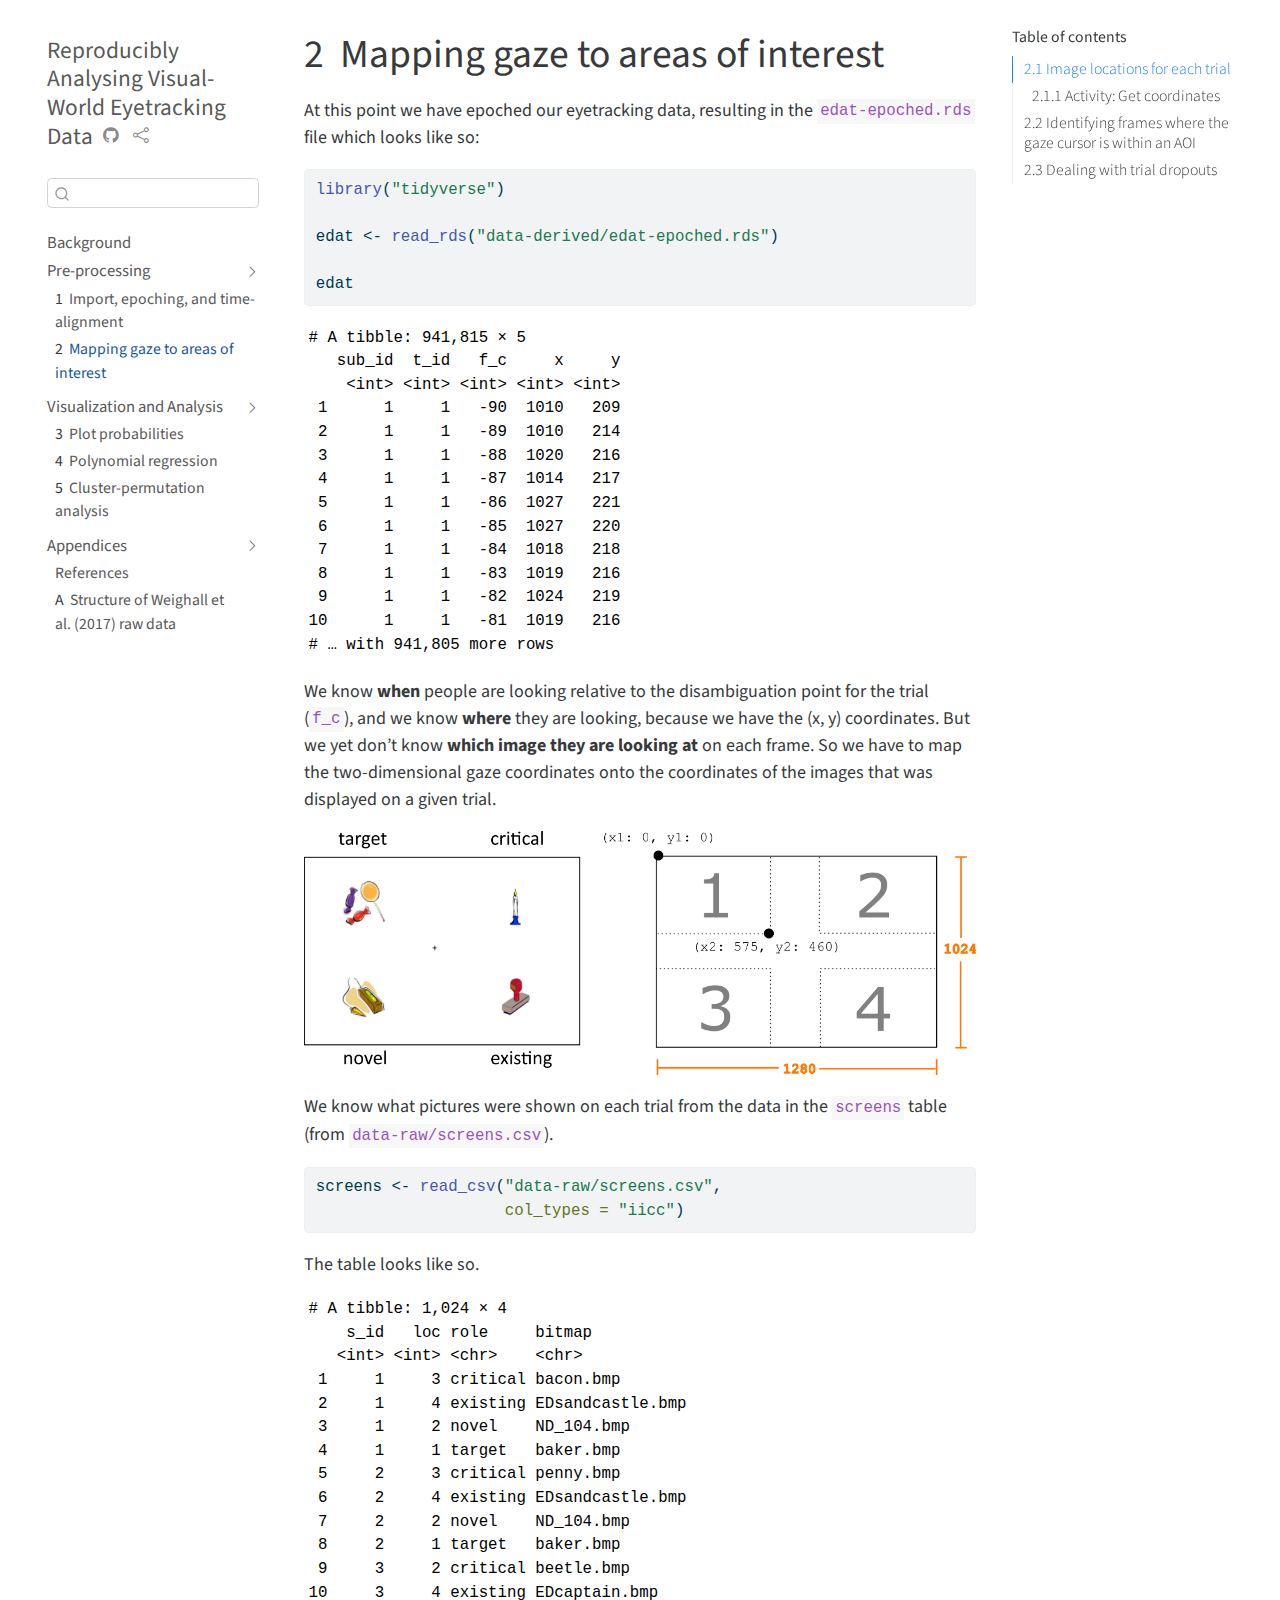
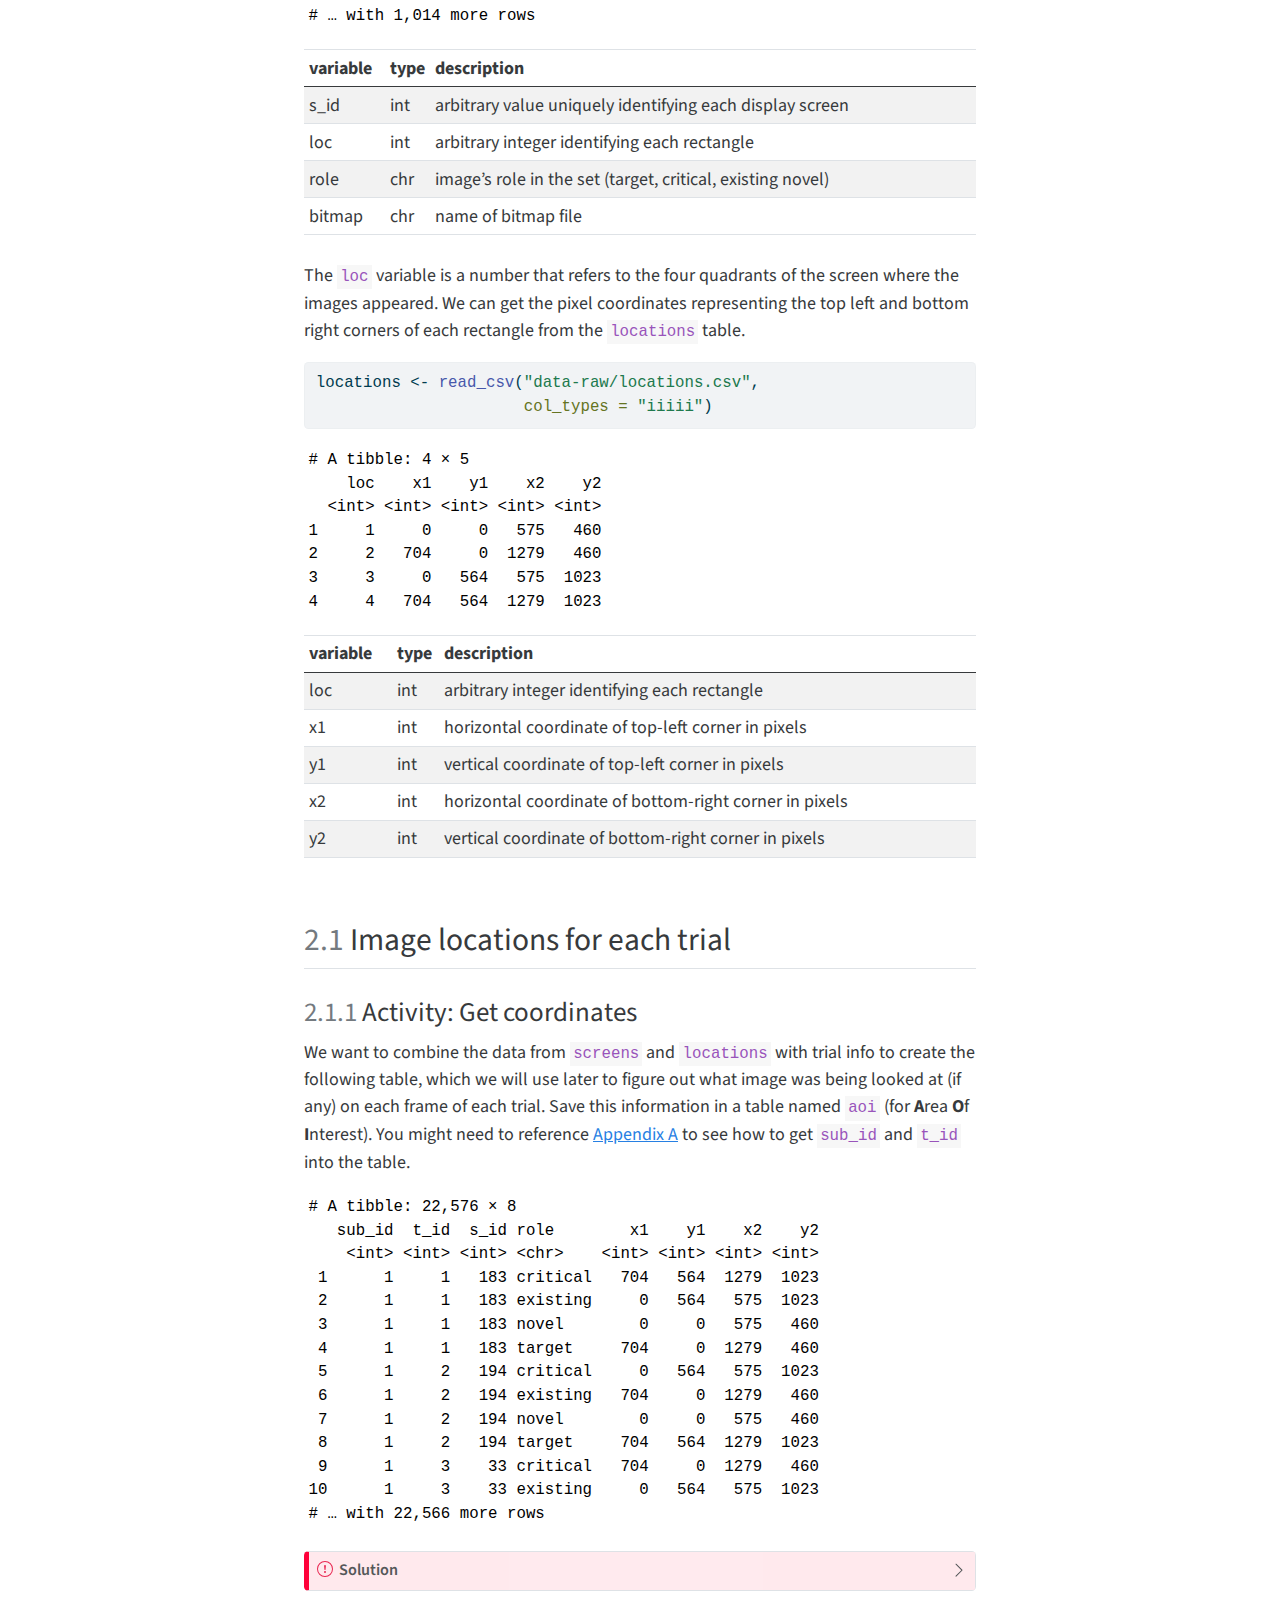
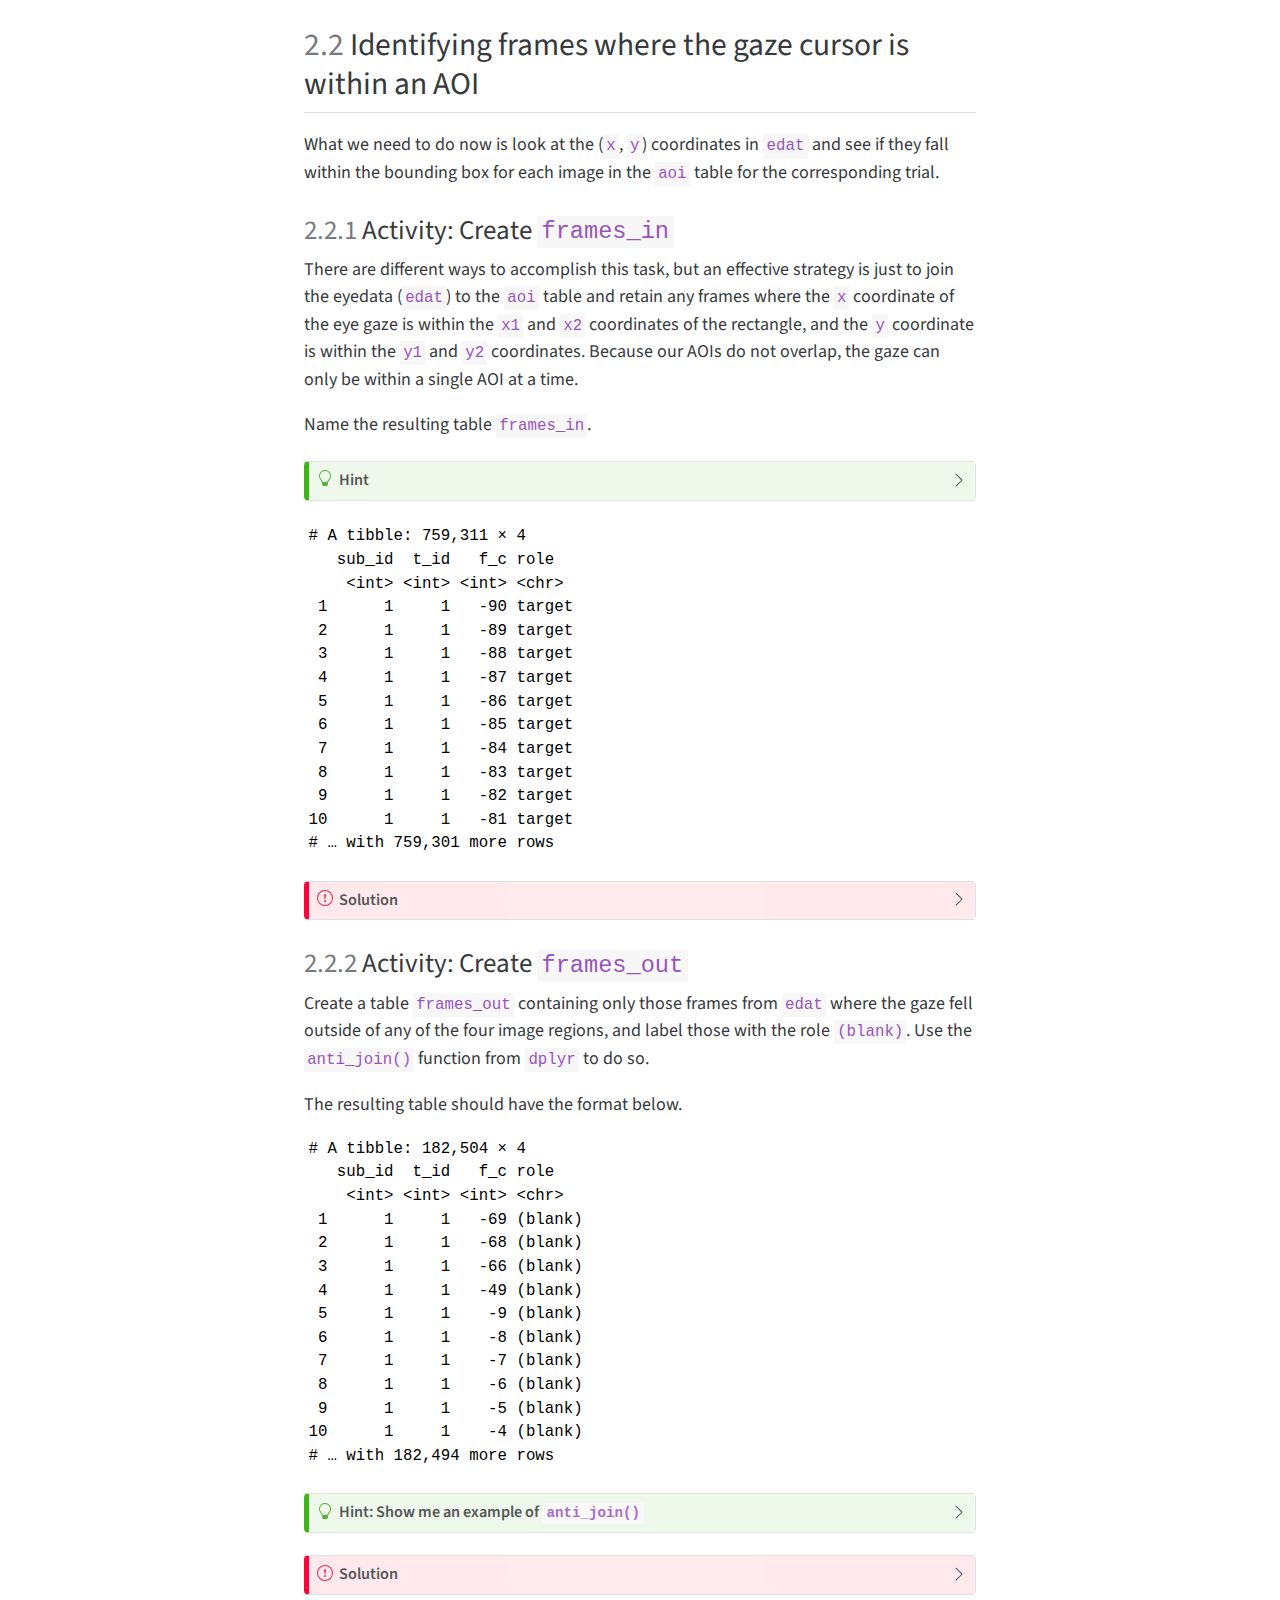
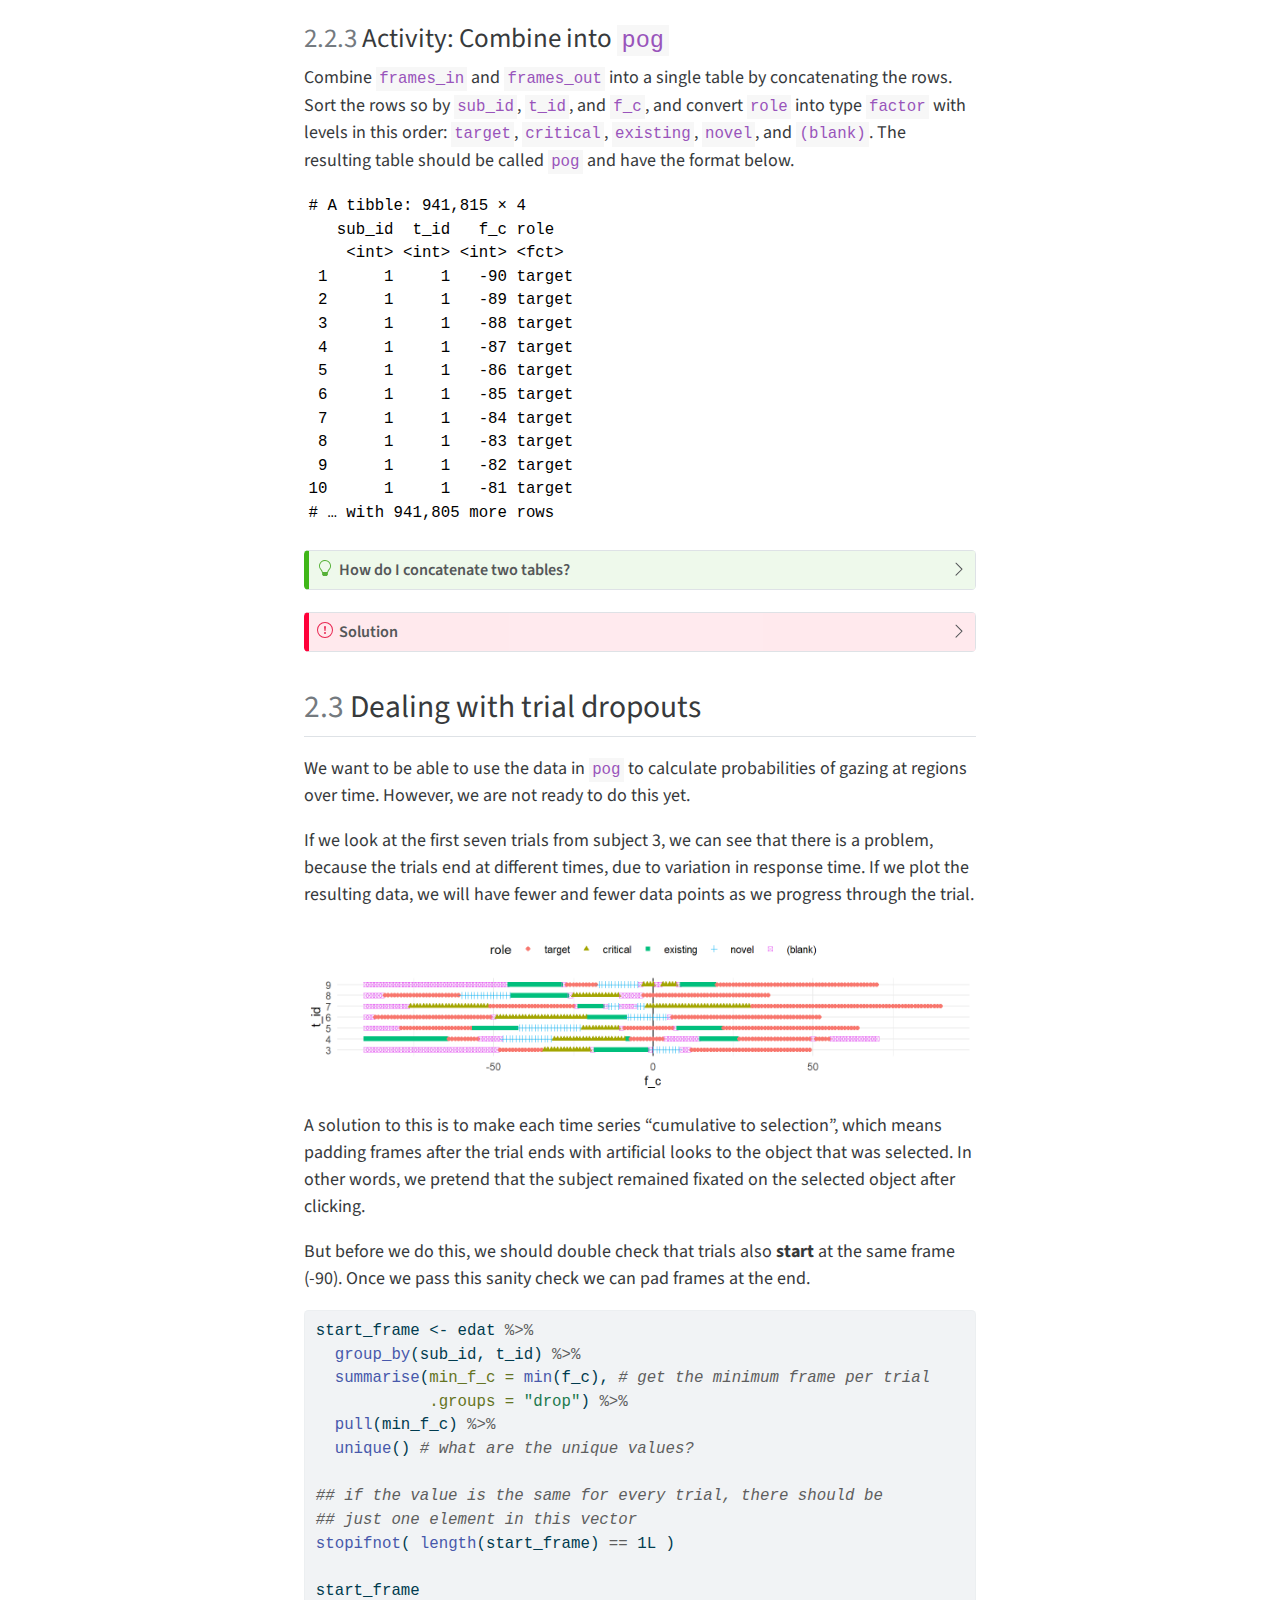
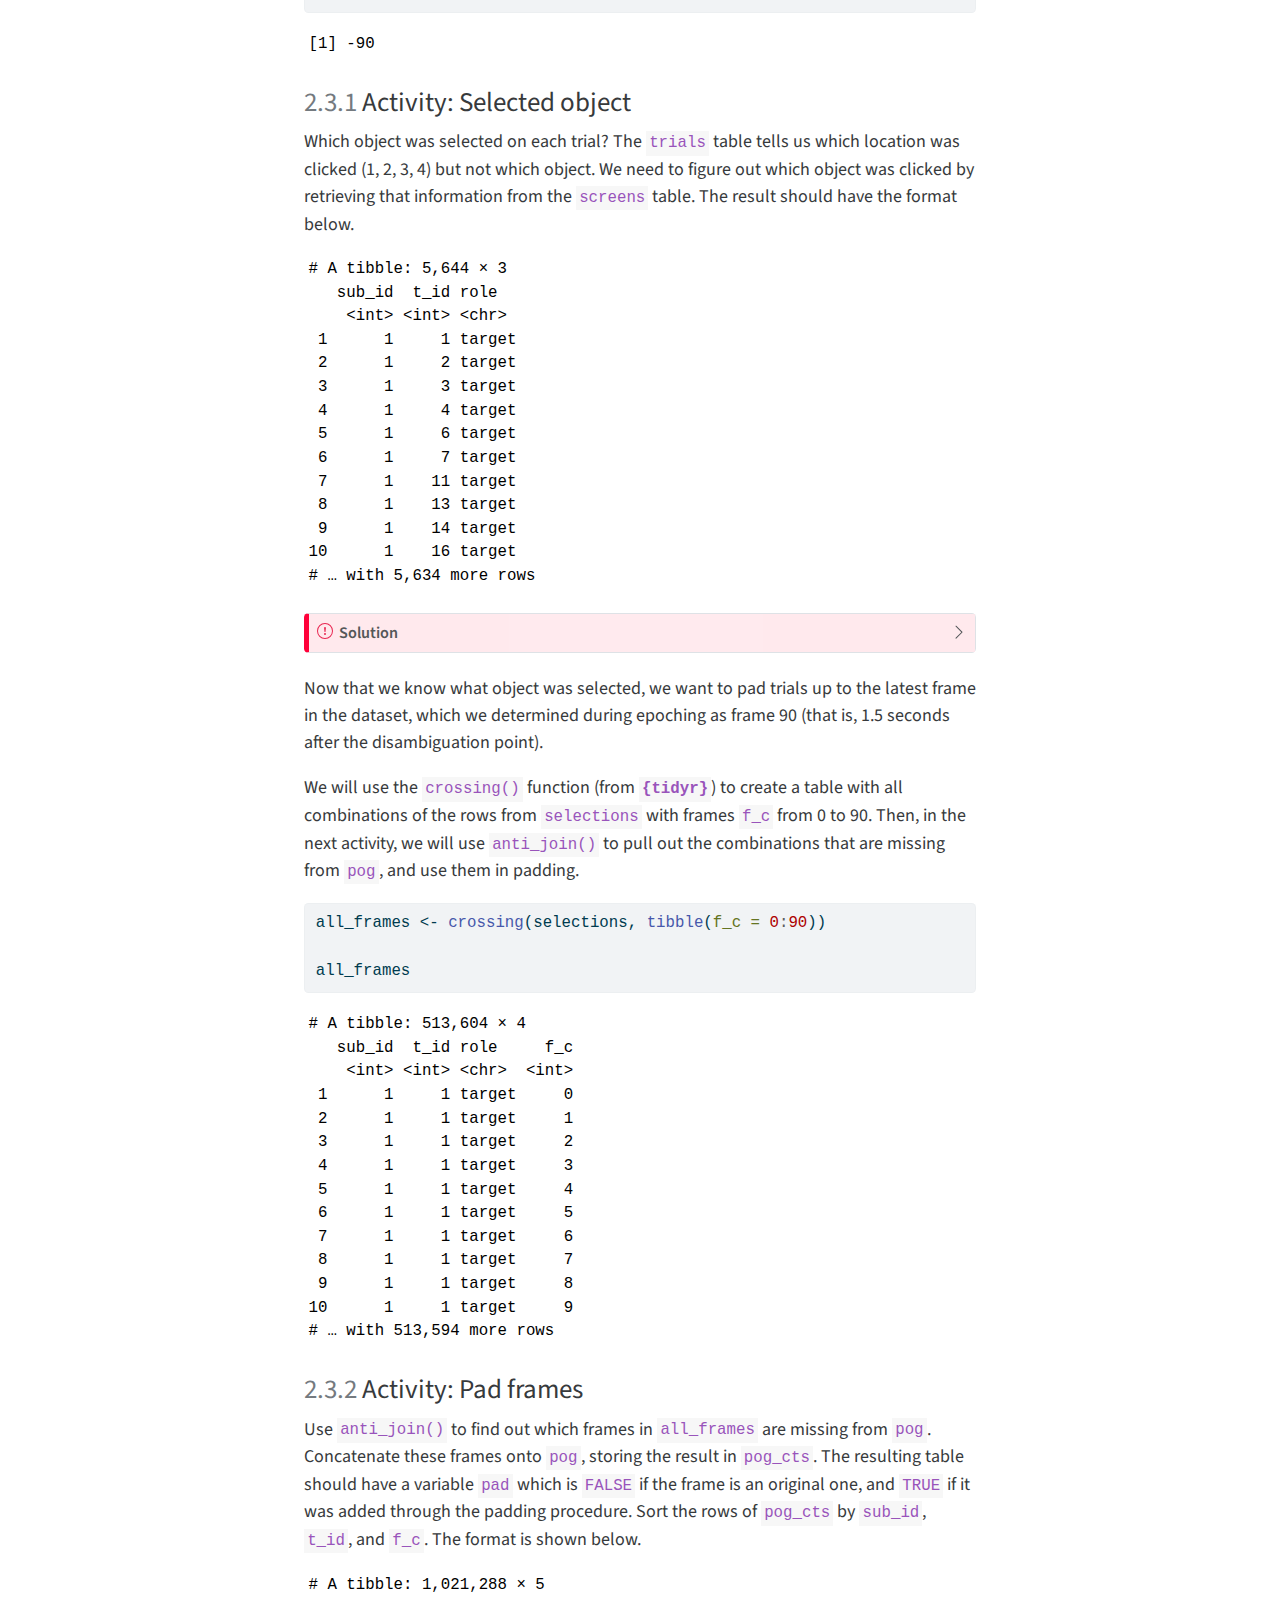
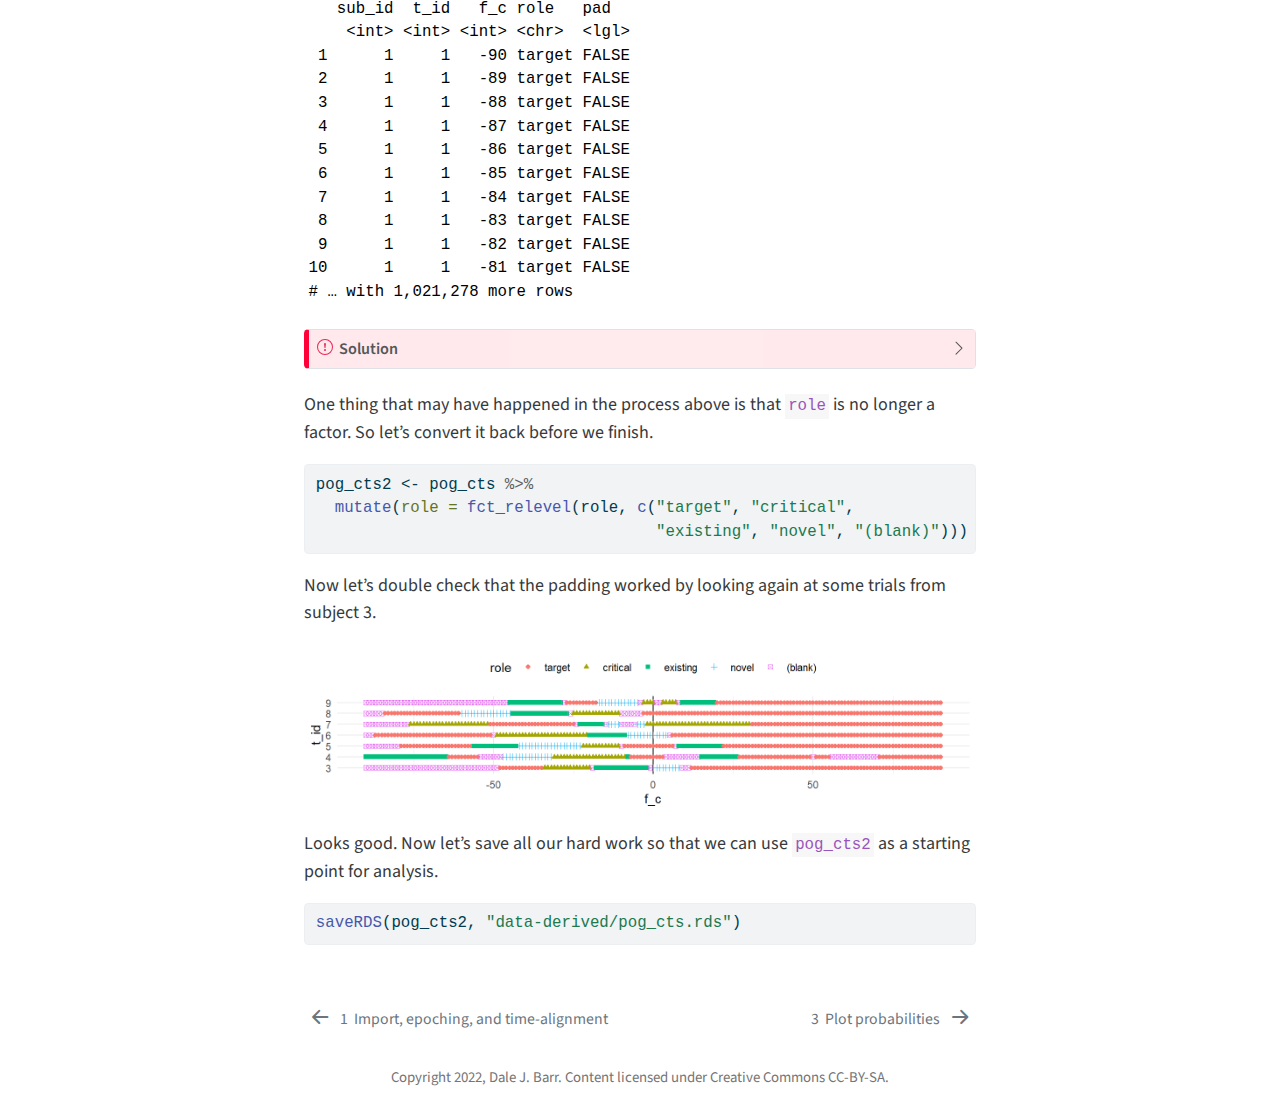
<file: docs/preprocessing_2.html>
<!DOCTYPE html>
<html xmlns="http://www.w3.org/1999/xhtml" lang="en" xml:lang="en"><head>

<meta charset="utf-8">
<meta name="generator" content="quarto-1.1.251">

<meta name="viewport" content="width=device-width, initial-scale=1.0, user-scalable=yes">


<title>Reproducibly Analysing Visual-World Eyetracking Data - 2&nbsp; Mapping gaze to areas of interest</title>
<style>
code{white-space: pre-wrap;}
span.smallcaps{font-variant: small-caps;}
div.columns{display: flex; gap: min(4vw, 1.5em);}
div.column{flex: auto; overflow-x: auto;}
div.hanging-indent{margin-left: 1.5em; text-indent: -1.5em;}
ul.task-list{list-style: none;}
ul.task-list li input[type="checkbox"] {
  width: 0.8em;
  margin: 0 0.8em 0.2em -1.6em;
  vertical-align: middle;
}
pre > code.sourceCode { white-space: pre; position: relative; }
pre > code.sourceCode > span { display: inline-block; line-height: 1.25; }
pre > code.sourceCode > span:empty { height: 1.2em; }
.sourceCode { overflow: visible; }
code.sourceCode > span { color: inherit; text-decoration: inherit; }
div.sourceCode { margin: 1em 0; }
pre.sourceCode { margin: 0; }
@media screen {
div.sourceCode { overflow: auto; }
}
@media print {
pre > code.sourceCode { white-space: pre-wrap; }
pre > code.sourceCode > span { text-indent: -5em; padding-left: 5em; }
}
pre.numberSource code
  { counter-reset: source-line 0; }
pre.numberSource code > span
  { position: relative; left: -4em; counter-increment: source-line; }
pre.numberSource code > span > a:first-child::before
  { content: counter(source-line);
    position: relative; left: -1em; text-align: right; vertical-align: baseline;
    border: none; display: inline-block;
    -webkit-touch-callout: none; -webkit-user-select: none;
    -khtml-user-select: none; -moz-user-select: none;
    -ms-user-select: none; user-select: none;
    padding: 0 4px; width: 4em;
    color: #aaaaaa;
  }
pre.numberSource { margin-left: 3em; border-left: 1px solid #aaaaaa;  padding-left: 4px; }
div.sourceCode
  {   }
@media screen {
pre > code.sourceCode > span > a:first-child::before { text-decoration: underline; }
}
code span.al { color: #ff0000; font-weight: bold; } /* Alert */
code span.an { color: #60a0b0; font-weight: bold; font-style: italic; } /* Annotation */
code span.at { color: #7d9029; } /* Attribute */
code span.bn { color: #40a070; } /* BaseN */
code span.bu { color: #008000; } /* BuiltIn */
code span.cf { color: #007020; font-weight: bold; } /* ControlFlow */
code span.ch { color: #4070a0; } /* Char */
code span.cn { color: #880000; } /* Constant */
code span.co { color: #60a0b0; font-style: italic; } /* Comment */
code span.cv { color: #60a0b0; font-weight: bold; font-style: italic; } /* CommentVar */
code span.do { color: #ba2121; font-style: italic; } /* Documentation */
code span.dt { color: #902000; } /* DataType */
code span.dv { color: #40a070; } /* DecVal */
code span.er { color: #ff0000; font-weight: bold; } /* Error */
code span.ex { } /* Extension */
code span.fl { color: #40a070; } /* Float */
code span.fu { color: #06287e; } /* Function */
code span.im { color: #008000; font-weight: bold; } /* Import */
code span.in { color: #60a0b0; font-weight: bold; font-style: italic; } /* Information */
code span.kw { color: #007020; font-weight: bold; } /* Keyword */
code span.op { color: #666666; } /* Operator */
code span.ot { color: #007020; } /* Other */
code span.pp { color: #bc7a00; } /* Preprocessor */
code span.sc { color: #4070a0; } /* SpecialChar */
code span.ss { color: #bb6688; } /* SpecialString */
code span.st { color: #4070a0; } /* String */
code span.va { color: #19177c; } /* Variable */
code span.vs { color: #4070a0; } /* VerbatimString */
code span.wa { color: #60a0b0; font-weight: bold; font-style: italic; } /* Warning */
</style>


<script src="site_libs/quarto-nav/quarto-nav.js"></script>
<script src="site_libs/quarto-nav/headroom.min.js"></script>
<script src="site_libs/clipboard/clipboard.min.js"></script>
<script src="site_libs/quarto-search/autocomplete.umd.js"></script>
<script src="site_libs/quarto-search/fuse.min.js"></script>
<script src="site_libs/quarto-search/quarto-search.js"></script>
<meta name="quarto:offset" content="./">
<link href="./plotting.html" rel="next">
<link href="./preprocessing_1.html" rel="prev">
<script src="site_libs/quarto-html/quarto.js"></script>
<script src="site_libs/quarto-html/popper.min.js"></script>
<script src="site_libs/quarto-html/tippy.umd.min.js"></script>
<script src="site_libs/quarto-html/anchor.min.js"></script>
<link href="site_libs/quarto-html/tippy.css" rel="stylesheet">
<link href="site_libs/quarto-html/quarto-syntax-highlighting.css" rel="stylesheet" id="quarto-text-highlighting-styles">
<script src="site_libs/bootstrap/bootstrap.min.js"></script>
<link href="site_libs/bootstrap/bootstrap-icons.css" rel="stylesheet">
<link href="site_libs/bootstrap/bootstrap.min.css" rel="stylesheet" id="quarto-bootstrap" data-mode="light">
<script id="quarto-search-options" type="application/json">{
  "location": "sidebar",
  "copy-button": false,
  "collapse-after": 3,
  "panel-placement": "start",
  "type": "textbox",
  "limit": 20,
  "language": {
    "search-no-results-text": "No results",
    "search-matching-documents-text": "matching documents",
    "search-copy-link-title": "Copy link to search",
    "search-hide-matches-text": "Hide additional matches",
    "search-more-match-text": "more match in this document",
    "search-more-matches-text": "more matches in this document",
    "search-clear-button-title": "Clear",
    "search-detached-cancel-button-title": "Cancel",
    "search-submit-button-title": "Submit"
  }
}</script>


</head>

<body class="nav-sidebar floating">

<div id="quarto-search-results"></div>
  <header id="quarto-header" class="headroom fixed-top">
  <nav class="quarto-secondary-nav" data-bs-toggle="collapse" data-bs-target="#quarto-sidebar" aria-controls="quarto-sidebar" aria-expanded="false" aria-label="Toggle sidebar navigation" onclick="if (window.quartoToggleHeadroom) { window.quartoToggleHeadroom(); }">
    <div class="container-fluid d-flex justify-content-between">
      <h1 class="quarto-secondary-nav-title"><span class="chapter-number">2</span>&nbsp; <span class="chapter-title">Mapping gaze to areas of interest</span></h1>
      <button type="button" class="quarto-btn-toggle btn" aria-label="Show secondary navigation">
        <i class="bi bi-chevron-right"></i>
      </button>
    </div>
  </nav>
</header>
<!-- content -->
<div id="quarto-content" class="quarto-container page-columns page-rows-contents page-layout-article">
<!-- sidebar -->
  <nav id="quarto-sidebar" class="sidebar collapse sidebar-navigation floating overflow-auto">
    <div class="pt-lg-2 mt-2 text-left sidebar-header">
    <div class="sidebar-title mb-0 py-0">
      <a href="./">Reproducibly Analysing Visual-World Eyetracking Data</a> 
        <div class="sidebar-tools-main">
    <a href="https://github.com/dalejbarr/vw-analysis/" title="Source Code" class="sidebar-tool px-1"><i class="bi bi-github"></i></a>
    <a href="" title="Share" id="sidebar-tool-dropdown-0" class="sidebar-tool dropdown-toggle px-1" data-bs-toggle="dropdown" aria-expanded="false"><i class="bi bi-share"></i></a>
    <ul class="dropdown-menu" aria-labelledby="sidebar-tool-dropdown-0">
        <li>
          <a class="dropdown-item sidebar-tools-main-item" href="https://twitter.com/intent/tweet?url=|url|">
            <i class="bi bi-bi-twitter pe-1"></i>
          Twitter
          </a>
        </li>
        <li>
          <a class="dropdown-item sidebar-tools-main-item" href="https://www.facebook.com/sharer/sharer.php?u=|url|">
            <i class="bi bi-bi-facebook pe-1"></i>
          Facebook
          </a>
        </li>
    </ul>
</div>
    </div>
      </div>
      <div class="mt-2 flex-shrink-0 align-items-center">
        <div class="sidebar-search">
        <div id="quarto-search" class="" title="Search"></div>
        </div>
      </div>
    <div class="sidebar-menu-container"> 
    <ul class="list-unstyled mt-1">
        <li class="sidebar-item">
  <div class="sidebar-item-container"> 
  <a href="./index.html" class="sidebar-item-text sidebar-link">Background</a>
  </div>
</li>
        <li class="sidebar-item sidebar-item-section">
      <div class="sidebar-item-container"> 
            <a class="sidebar-item-text sidebar-link text-start" data-bs-toggle="collapse" data-bs-target="#quarto-sidebar-section-1" aria-expanded="true">Pre-processing</a>
          <a class="sidebar-item-toggle text-start" data-bs-toggle="collapse" data-bs-target="#quarto-sidebar-section-1" aria-expanded="true">
            <i class="bi bi-chevron-right ms-2"></i>
          </a> 
      </div>
      <ul id="quarto-sidebar-section-1" class="collapse list-unstyled sidebar-section depth1 show">  
          <li class="sidebar-item">
  <div class="sidebar-item-container"> 
  <a href="./preprocessing_1.html" class="sidebar-item-text sidebar-link"><span class="chapter-number">1</span>&nbsp; <span class="chapter-title">Import, epoching, and time-alignment</span></a>
  </div>
</li>
          <li class="sidebar-item">
  <div class="sidebar-item-container"> 
  <a href="./preprocessing_2.html" class="sidebar-item-text sidebar-link active"><span class="chapter-number">2</span>&nbsp; <span class="chapter-title">Mapping gaze to areas of interest</span></a>
  </div>
</li>
      </ul>
  </li>
        <li class="sidebar-item sidebar-item-section">
      <div class="sidebar-item-container"> 
            <a class="sidebar-item-text sidebar-link text-start" data-bs-toggle="collapse" data-bs-target="#quarto-sidebar-section-2" aria-expanded="true">Visualization and Analysis</a>
          <a class="sidebar-item-toggle text-start" data-bs-toggle="collapse" data-bs-target="#quarto-sidebar-section-2" aria-expanded="true">
            <i class="bi bi-chevron-right ms-2"></i>
          </a> 
      </div>
      <ul id="quarto-sidebar-section-2" class="collapse list-unstyled sidebar-section depth1 show">  
          <li class="sidebar-item">
  <div class="sidebar-item-container"> 
  <a href="./plotting.html" class="sidebar-item-text sidebar-link"><span class="chapter-number">3</span>&nbsp; <span class="chapter-title">Plot probabilities</span></a>
  </div>
</li>
          <li class="sidebar-item">
  <div class="sidebar-item-container"> 
  <a href="./polynomial.html" class="sidebar-item-text sidebar-link"><span class="chapter-number">4</span>&nbsp; <span class="chapter-title">Polynomial regression</span></a>
  </div>
</li>
          <li class="sidebar-item">
  <div class="sidebar-item-container"> 
  <a href="./clust-perm.html" class="sidebar-item-text sidebar-link"><span class="chapter-number">5</span>&nbsp; <span class="chapter-title">Cluster-permutation analysis</span></a>
  </div>
</li>
      </ul>
  </li>
        <li class="sidebar-item sidebar-item-section">
      <div class="sidebar-item-container"> 
            <a class="sidebar-item-text sidebar-link text-start" data-bs-toggle="collapse" data-bs-target="#quarto-sidebar-section-3" aria-expanded="true">Appendices</a>
          <a class="sidebar-item-toggle text-start" data-bs-toggle="collapse" data-bs-target="#quarto-sidebar-section-3" aria-expanded="true">
            <i class="bi bi-chevron-right ms-2"></i>
          </a> 
      </div>
      <ul id="quarto-sidebar-section-3" class="collapse list-unstyled sidebar-section depth1 show">  
          <li class="sidebar-item">
  <div class="sidebar-item-container"> 
  <a href="./references.html" class="sidebar-item-text sidebar-link">References</a>
  </div>
</li>
          <li class="sidebar-item">
  <div class="sidebar-item-container"> 
  <a href="./data-structure.html" class="sidebar-item-text sidebar-link"><span class="chapter-number">A</span>&nbsp; <span class="chapter-title">Structure of Weighall et al.&nbsp;(2017) raw data</span></a>
  </div>
</li>
      </ul>
  </li>
    </ul>
    </div>
</nav>
<!-- margin-sidebar -->
    <div id="quarto-margin-sidebar" class="sidebar margin-sidebar">
        <nav id="TOC" role="doc-toc" class="toc-active">
    <h2 id="toc-title">Table of contents</h2>
   
  <ul>
  <li><a href="#image-locations-for-each-trial" id="toc-image-locations-for-each-trial" class="nav-link active" data-scroll-target="#image-locations-for-each-trial"><span class="toc-section-number">2.1</span>  Image locations for each trial</a>
  <ul class="collapse">
  <li><a href="#activity-get-coordinates" id="toc-activity-get-coordinates" class="nav-link" data-scroll-target="#activity-get-coordinates"><span class="toc-section-number">2.1.1</span>  Activity: Get coordinates</a></li>
  </ul></li>
  <li><a href="#identifying-frames-where-the-gaze-cursor-is-within-an-aoi" id="toc-identifying-frames-where-the-gaze-cursor-is-within-an-aoi" class="nav-link" data-scroll-target="#identifying-frames-where-the-gaze-cursor-is-within-an-aoi"><span class="toc-section-number">2.2</span>  Identifying frames where the gaze cursor is within an AOI</a>
  <ul class="collapse">
  <li><a href="#activity-create-frames_in" id="toc-activity-create-frames_in" class="nav-link" data-scroll-target="#activity-create-frames_in"><span class="toc-section-number">2.2.1</span>  Activity: Create <code>frames_in</code></a></li>
  <li><a href="#activity-create-frames_out" id="toc-activity-create-frames_out" class="nav-link" data-scroll-target="#activity-create-frames_out"><span class="toc-section-number">2.2.2</span>  Activity: Create <code>frames_out</code></a></li>
  <li><a href="#activity-combine-into-pog" id="toc-activity-combine-into-pog" class="nav-link" data-scroll-target="#activity-combine-into-pog"><span class="toc-section-number">2.2.3</span>  Activity: Combine into <code>pog</code></a></li>
  </ul></li>
  <li><a href="#dealing-with-trial-dropouts" id="toc-dealing-with-trial-dropouts" class="nav-link" data-scroll-target="#dealing-with-trial-dropouts"><span class="toc-section-number">2.3</span>  Dealing with trial dropouts</a>
  <ul class="collapse">
  <li><a href="#activity-selected-object" id="toc-activity-selected-object" class="nav-link" data-scroll-target="#activity-selected-object"><span class="toc-section-number">2.3.1</span>  Activity: Selected object</a></li>
  <li><a href="#activity-pad-frames" id="toc-activity-pad-frames" class="nav-link" data-scroll-target="#activity-pad-frames"><span class="toc-section-number">2.3.2</span>  Activity: Pad frames</a></li>
  </ul></li>
  </ul>
</nav>
    </div>
<!-- main -->
<main class="content" id="quarto-document-content">

<header id="title-block-header" class="quarto-title-block default">
<div class="quarto-title">
<h1 class="title d-none d-lg-block"><span class="chapter-number">2</span>&nbsp; <span class="chapter-title">Mapping gaze to areas of interest</span></h1>
</div>



<div class="quarto-title-meta">

    
    
  </div>
  

</header>

<p>At this point we have epoched our eyetracking data, resulting in the <code>edat-epoched.rds</code> file which looks like so:</p>
<div class="cell">
<div class="sourceCode cell-code" id="cb1"><pre class="sourceCode r code-with-copy"><code class="sourceCode r"><span id="cb1-1"><a href="#cb1-1" aria-hidden="true" tabindex="-1"></a><span class="fu">library</span>(<span class="st">"tidyverse"</span>)</span>
<span id="cb1-2"><a href="#cb1-2" aria-hidden="true" tabindex="-1"></a></span>
<span id="cb1-3"><a href="#cb1-3" aria-hidden="true" tabindex="-1"></a>edat <span class="ot">&lt;-</span> <span class="fu">read_rds</span>(<span class="st">"data-derived/edat-epoched.rds"</span>)</span>
<span id="cb1-4"><a href="#cb1-4" aria-hidden="true" tabindex="-1"></a></span>
<span id="cb1-5"><a href="#cb1-5" aria-hidden="true" tabindex="-1"></a>edat</span></code><button title="Copy to Clipboard" class="code-copy-button"><i class="bi"></i></button></pre></div>
<div class="cell-output cell-output-stdout">
<pre><code># A tibble: 941,815 × 5
   sub_id  t_id   f_c     x     y
    &lt;int&gt; &lt;int&gt; &lt;int&gt; &lt;int&gt; &lt;int&gt;
 1      1     1   -90  1010   209
 2      1     1   -89  1010   214
 3      1     1   -88  1020   216
 4      1     1   -87  1014   217
 5      1     1   -86  1027   221
 6      1     1   -85  1027   220
 7      1     1   -84  1018   218
 8      1     1   -83  1019   216
 9      1     1   -82  1024   219
10      1     1   -81  1019   216
# … with 941,805 more rows</code></pre>
</div>
</div>
<p>We know <strong>when</strong> people are looking relative to the disambiguation point for the trial (<code>f_c</code>), and we know <strong>where</strong> they are looking, because we have the (x, y) coordinates. But we yet don’t know <strong>which image they are looking at</strong> on each frame. So we have to map the two-dimensional gaze coordinates onto the coordinates of the images that was displayed on a given trial.</p>
<p><img src="img/screens.png" class="img-fluid"></p>
<p>We know what pictures were shown on each trial from the data in the <code>screens</code> table (from <code>data-raw/screens.csv</code>).</p>
<div class="cell">
<div class="sourceCode cell-code" id="cb3"><pre class="sourceCode r code-with-copy"><code class="sourceCode r"><span id="cb3-1"><a href="#cb3-1" aria-hidden="true" tabindex="-1"></a>screens <span class="ot">&lt;-</span> <span class="fu">read_csv</span>(<span class="st">"data-raw/screens.csv"</span>,</span>
<span id="cb3-2"><a href="#cb3-2" aria-hidden="true" tabindex="-1"></a>                    <span class="at">col_types =</span> <span class="st">"iicc"</span>)</span></code><button title="Copy to Clipboard" class="code-copy-button"><i class="bi"></i></button></pre></div>
</div>
<p>The table looks like so.</p>
<div class="cell">
<div class="cell-output cell-output-stdout">
<pre><code># A tibble: 1,024 × 4
    s_id   loc role     bitmap          
   &lt;int&gt; &lt;int&gt; &lt;chr&gt;    &lt;chr&gt;           
 1     1     3 critical bacon.bmp       
 2     1     4 existing EDsandcastle.bmp
 3     1     2 novel    ND_104.bmp      
 4     1     1 target   baker.bmp       
 5     2     3 critical penny.bmp       
 6     2     4 existing EDsandcastle.bmp
 7     2     2 novel    ND_104.bmp      
 8     2     1 target   baker.bmp       
 9     3     2 critical beetle.bmp      
10     3     4 existing EDcaptain.bmp   
# … with 1,014 more rows</code></pre>
</div>
</div>
<div class="cell">
<div class="cell-output-display">
<table class="table table-sm table-striped">
<colgroup>
<col style="width: 12%">
<col style="width: 6%">
<col style="width: 80%">
</colgroup>
<thead>
<tr class="header">
<th style="text-align: left;">variable</th>
<th style="text-align: left;">type</th>
<th style="text-align: left;">description</th>
</tr>
</thead>
<tbody>
<tr class="odd">
<td style="text-align: left;">s_id</td>
<td style="text-align: left;">int</td>
<td style="text-align: left;">arbitrary value uniquely identifying each display screen</td>
</tr>
<tr class="even">
<td style="text-align: left;">loc</td>
<td style="text-align: left;">int</td>
<td style="text-align: left;">arbitrary integer identifying each rectangle</td>
</tr>
<tr class="odd">
<td style="text-align: left;">role</td>
<td style="text-align: left;">chr</td>
<td style="text-align: left;">image’s role in the set (target, critical, existing novel)</td>
</tr>
<tr class="even">
<td style="text-align: left;">bitmap</td>
<td style="text-align: left;">chr</td>
<td style="text-align: left;">name of bitmap file</td>
</tr>
</tbody>
</table>
</div>
</div>
<p>The <code>loc</code> variable is a number that refers to the four quadrants of the screen where the images appeared. We can get the pixel coordinates representing the top left and bottom right corners of each rectangle from the <code>locations</code> table.</p>
<div class="cell">
<div class="sourceCode cell-code" id="cb5"><pre class="sourceCode r code-with-copy"><code class="sourceCode r"><span id="cb5-1"><a href="#cb5-1" aria-hidden="true" tabindex="-1"></a>locations <span class="ot">&lt;-</span> <span class="fu">read_csv</span>(<span class="st">"data-raw/locations.csv"</span>,</span>
<span id="cb5-2"><a href="#cb5-2" aria-hidden="true" tabindex="-1"></a>                      <span class="at">col_types =</span> <span class="st">"iiiii"</span>)</span></code><button title="Copy to Clipboard" class="code-copy-button"><i class="bi"></i></button></pre></div>
</div>
<div class="cell">
<div class="cell-output cell-output-stdout">
<pre><code># A tibble: 4 × 5
    loc    x1    y1    x2    y2
  &lt;int&gt; &lt;int&gt; &lt;int&gt; &lt;int&gt; &lt;int&gt;
1     1     0     0   575   460
2     2   704     0  1279   460
3     3     0   564   575  1023
4     4   704   564  1279  1023</code></pre>
</div>
</div>
<div class="cell">
<div class="cell-output-display">
<table class="table table-sm table-striped">
<colgroup>
<col style="width: 13%">
<col style="width: 7%">
<col style="width: 79%">
</colgroup>
<thead>
<tr class="header">
<th style="text-align: left;">variable</th>
<th style="text-align: left;">type</th>
<th style="text-align: left;">description</th>
</tr>
</thead>
<tbody>
<tr class="odd">
<td style="text-align: left;">loc</td>
<td style="text-align: left;">int</td>
<td style="text-align: left;">arbitrary integer identifying each rectangle</td>
</tr>
<tr class="even">
<td style="text-align: left;">x1</td>
<td style="text-align: left;">int</td>
<td style="text-align: left;">horizontal coordinate of top-left corner in pixels</td>
</tr>
<tr class="odd">
<td style="text-align: left;">y1</td>
<td style="text-align: left;">int</td>
<td style="text-align: left;">vertical coordinate of top-left corner in pixels</td>
</tr>
<tr class="even">
<td style="text-align: left;">x2</td>
<td style="text-align: left;">int</td>
<td style="text-align: left;">horizontal coordinate of bottom-right corner in pixels</td>
</tr>
<tr class="odd">
<td style="text-align: left;">y2</td>
<td style="text-align: left;">int</td>
<td style="text-align: left;">vertical coordinate of bottom-right corner in pixels</td>
</tr>
</tbody>
</table>
</div>
</div>
<section id="image-locations-for-each-trial" class="level2" data-number="2.1">
<h2 data-number="2.1" class="anchored" data-anchor-id="image-locations-for-each-trial"><span class="header-section-number">2.1</span> Image locations for each trial</h2>
<section id="activity-get-coordinates" class="level3" data-number="2.1.1">
<h3 data-number="2.1.1" class="anchored" data-anchor-id="activity-get-coordinates"><span class="header-section-number">2.1.1</span> Activity: Get coordinates</h3>
<p>We want to combine the data from <code>screens</code> and <code>locations</code> with trial info to create the following table, which we will use later to figure out what image was being looked at (if any) on each frame of each trial. Save this information in a table named <code>aoi</code> (for <strong>A</strong>rea <strong>O</strong>f <strong>I</strong>nterest). You might need to reference <a href="data-structure.html"><span>Appendix&nbsp;A</span></a> to see how to get <code>sub_id</code> and <code>t_id</code> into the table.</p>
<div class="cell">
<div class="cell-output cell-output-stdout">
<pre><code># A tibble: 22,576 × 8
   sub_id  t_id  s_id role        x1    y1    x2    y2
    &lt;int&gt; &lt;int&gt; &lt;int&gt; &lt;chr&gt;    &lt;int&gt; &lt;int&gt; &lt;int&gt; &lt;int&gt;
 1      1     1   183 critical   704   564  1279  1023
 2      1     1   183 existing     0   564   575  1023
 3      1     1   183 novel        0     0   575   460
 4      1     1   183 target     704     0  1279   460
 5      1     2   194 critical     0   564   575  1023
 6      1     2   194 existing   704     0  1279   460
 7      1     2   194 novel        0     0   575   460
 8      1     2   194 target     704   564  1279  1023
 9      1     3    33 critical   704     0  1279   460
10      1     3    33 existing     0   564   575  1023
# … with 22,566 more rows</code></pre>
</div>
</div>
<div class="callout-important callout callout-style-default callout-captioned">
<div class="callout-header d-flex align-content-center" data-bs-toggle="collapse" data-bs-target=".callout-1-contents" aria-controls="callout-1" aria-expanded="false" aria-label="Toggle callout">
<div class="callout-icon-container">
<i class="callout-icon"></i>
</div>
<div class="callout-caption-container flex-fill">
Solution
</div>
<div class="callout-btn-toggle d-inline-block border-0 py-1 ps-1 pe-0 float-end"><i class="callout-toggle"></i></div>
</div>
<div id="callout-1" class="callout-1-contents callout-collapse collapse">
<div class="callout-body-container callout-body">
<p>We can get <code>sub_id</code> and <code>t_id</code> from <code>trials</code>. But to get there from <code>screens</code>, we need to get the item version (<code>iv_id</code>) from <code>stimuli</code>. We can connect <code>screens</code> to <code>stimuli</code> through the screen id (<code>s_id</code>).</p>
<div class="cell">
<div class="sourceCode cell-code" id="cb8"><pre class="sourceCode r code-with-copy"><code class="sourceCode r"><span id="cb8-1"><a href="#cb8-1" aria-hidden="true" tabindex="-1"></a>trials <span class="ot">&lt;-</span> <span class="fu">read_csv</span>(<span class="st">"data-raw/trials.csv"</span>,</span>
<span id="cb8-2"><a href="#cb8-2" aria-hidden="true" tabindex="-1"></a>                   <span class="at">col_types =</span> <span class="st">"iiiiii"</span>)</span>
<span id="cb8-3"><a href="#cb8-3" aria-hidden="true" tabindex="-1"></a></span>
<span id="cb8-4"><a href="#cb8-4" aria-hidden="true" tabindex="-1"></a>stimuli <span class="ot">&lt;-</span> <span class="fu">read_csv</span>(<span class="st">"data-raw/stimuli.csv"</span>,</span>
<span id="cb8-5"><a href="#cb8-5" aria-hidden="true" tabindex="-1"></a>                    <span class="at">col_types =</span> <span class="st">"iiciccc"</span>)</span>
<span id="cb8-6"><a href="#cb8-6" aria-hidden="true" tabindex="-1"></a></span>
<span id="cb8-7"><a href="#cb8-7" aria-hidden="true" tabindex="-1"></a>aoi <span class="ot">&lt;-</span> trials <span class="sc">%&gt;%</span></span>
<span id="cb8-8"><a href="#cb8-8" aria-hidden="true" tabindex="-1"></a>  <span class="fu">select</span>(sub_id, t_id, iv_id) <span class="sc">%&gt;%</span></span>
<span id="cb8-9"><a href="#cb8-9" aria-hidden="true" tabindex="-1"></a>  <span class="fu">inner_join</span>(stimuli, <span class="st">"iv_id"</span>) <span class="sc">%&gt;%</span></span>
<span id="cb8-10"><a href="#cb8-10" aria-hidden="true" tabindex="-1"></a>  <span class="fu">inner_join</span>(screens, <span class="st">"s_id"</span>) <span class="sc">%&gt;%</span></span>
<span id="cb8-11"><a href="#cb8-11" aria-hidden="true" tabindex="-1"></a>  <span class="fu">inner_join</span>(locations, <span class="st">"loc"</span>) <span class="sc">%&gt;%</span></span>
<span id="cb8-12"><a href="#cb8-12" aria-hidden="true" tabindex="-1"></a>  <span class="fu">select</span>(sub_id, t_id, s_id, role, x1, y1, x2, y2)</span></code><button title="Copy to Clipboard" class="code-copy-button"><i class="bi"></i></button></pre></div>
</div>
<p>As a check, we should have four times the number of rows as <code>trials</code> (5644), because there should be four areas of interest for each trial. We can use <code>stopifnot()</code> to make our script terminate if this condition is not satisfied.</p>
<div class="cell">
<div class="sourceCode cell-code" id="cb9"><pre class="sourceCode r code-with-copy"><code class="sourceCode r"><span id="cb9-1"><a href="#cb9-1" aria-hidden="true" tabindex="-1"></a><span class="fu">stopifnot</span>( <span class="fu">nrow</span>(aoi) <span class="sc">==</span> <span class="dv">4</span> <span class="sc">*</span> <span class="fu">nrow</span>(trials) )</span></code><button title="Copy to Clipboard" class="code-copy-button"><i class="bi"></i></button></pre></div>
</div>
</div>
</div>
</div>
</section>
</section>
<section id="identifying-frames-where-the-gaze-cursor-is-within-an-aoi" class="level2" data-number="2.2">
<h2 data-number="2.2" class="anchored" data-anchor-id="identifying-frames-where-the-gaze-cursor-is-within-an-aoi"><span class="header-section-number">2.2</span> Identifying frames where the gaze cursor is within an AOI</h2>
<p>What we need to do now is look at the (<code>x</code>, <code>y</code>) coordinates in <code>edat</code> and see if they fall within the bounding box for each image in the <code>aoi</code> table for the corresponding trial.</p>
<section id="activity-create-frames_in" class="level3" data-number="2.2.1">
<h3 data-number="2.2.1" class="anchored" data-anchor-id="activity-create-frames_in"><span class="header-section-number">2.2.1</span> Activity: Create <code>frames_in</code></h3>
<p>There are different ways to accomplish this task, but an effective strategy is just to join the eyedata (<code>edat</code>) to the <code>aoi</code> table and retain any frames where the <code>x</code> coordinate of the eye gaze is within the <code>x1</code> and <code>x2</code> coordinates of the rectangle, and the <code>y</code> coordinate is within the <code>y1</code> and <code>y2</code> coordinates. Because our AOIs do not overlap, the gaze can only be within a single AOI at a time.</p>
<p>Name the resulting table <code>frames_in</code>.</p>
<div class="callout-tip callout callout-style-default callout-captioned">
<div class="callout-header d-flex align-content-center" data-bs-toggle="collapse" data-bs-target=".callout-2-contents" aria-controls="callout-2" aria-expanded="false" aria-label="Toggle callout">
<div class="callout-icon-container">
<i class="callout-icon"></i>
</div>
<div class="callout-caption-container flex-fill">
Hint
</div>
<div class="callout-btn-toggle d-inline-block border-0 py-1 ps-1 pe-0 float-end"><i class="callout-toggle"></i></div>
</div>
<div id="callout-2" class="callout-2-contents callout-collapse collapse">
<div class="callout-body-container callout-body">
<p>Some code to get you started.</p>
<div class="cell">
<div class="sourceCode cell-code" id="cb10"><pre class="sourceCode r code-with-copy"><code class="sourceCode r"><span id="cb10-1"><a href="#cb10-1" aria-hidden="true" tabindex="-1"></a>edat <span class="sc">%&gt;%</span></span>
<span id="cb10-2"><a href="#cb10-2" aria-hidden="true" tabindex="-1"></a>  <span class="fu">inner_join</span>(aoi, <span class="fu">c</span>(<span class="st">"sub_id"</span>, <span class="st">"t_id"</span>)) <span class="co"># %&gt;%</span></span>
<span id="cb10-3"><a href="#cb10-3" aria-hidden="true" tabindex="-1"></a>  <span class="do">## filter(...) </span></span></code><button title="Copy to Clipboard" class="code-copy-button"><i class="bi"></i></button></pre></div>
</div>
</div>
</div>
</div>
<div class="cell">
<div class="cell-output cell-output-stdout">
<pre><code># A tibble: 759,311 × 4
   sub_id  t_id   f_c role  
    &lt;int&gt; &lt;int&gt; &lt;int&gt; &lt;chr&gt; 
 1      1     1   -90 target
 2      1     1   -89 target
 3      1     1   -88 target
 4      1     1   -87 target
 5      1     1   -86 target
 6      1     1   -85 target
 7      1     1   -84 target
 8      1     1   -83 target
 9      1     1   -82 target
10      1     1   -81 target
# … with 759,301 more rows</code></pre>
</div>
</div>
<div class="callout-important callout callout-style-default callout-captioned">
<div class="callout-header d-flex align-content-center" data-bs-toggle="collapse" data-bs-target=".callout-3-contents" aria-controls="callout-3" aria-expanded="false" aria-label="Toggle callout">
<div class="callout-icon-container">
<i class="callout-icon"></i>
</div>
<div class="callout-caption-container flex-fill">
Solution
</div>
<div class="callout-btn-toggle d-inline-block border-0 py-1 ps-1 pe-0 float-end"><i class="callout-toggle"></i></div>
</div>
<div id="callout-3" class="callout-3-contents callout-collapse collapse">
<div class="callout-body-container callout-body">
<div class="cell">
<div class="sourceCode cell-code" id="cb12"><pre class="sourceCode r code-with-copy"><code class="sourceCode r"><span id="cb12-1"><a href="#cb12-1" aria-hidden="true" tabindex="-1"></a>frames_in <span class="ot">&lt;-</span> edat <span class="sc">%&gt;%</span></span>
<span id="cb12-2"><a href="#cb12-2" aria-hidden="true" tabindex="-1"></a>  <span class="fu">inner_join</span>(aoi, <span class="fu">c</span>(<span class="st">"sub_id"</span>, <span class="st">"t_id"</span>)) <span class="sc">%&gt;%</span></span>
<span id="cb12-3"><a href="#cb12-3" aria-hidden="true" tabindex="-1"></a>  <span class="fu">filter</span>(x <span class="sc">&gt;=</span> x1, x <span class="sc">&lt;=</span> x2,</span>
<span id="cb12-4"><a href="#cb12-4" aria-hidden="true" tabindex="-1"></a>         y <span class="sc">&gt;=</span> y1, y <span class="sc">&lt;=</span> y2) <span class="sc">%&gt;%</span></span>
<span id="cb12-5"><a href="#cb12-5" aria-hidden="true" tabindex="-1"></a>  <span class="fu">select</span>(sub_id, t_id, f_c, role)</span></code><button title="Copy to Clipboard" class="code-copy-button"><i class="bi"></i></button></pre></div>
</div>
</div>
</div>
</div>
</section>
<section id="activity-create-frames_out" class="level3" data-number="2.2.2">
<h3 data-number="2.2.2" class="anchored" data-anchor-id="activity-create-frames_out"><span class="header-section-number">2.2.2</span> Activity: Create <code>frames_out</code></h3>
<p>Create a table <code>frames_out</code> containing only those frames from <code>edat</code> where the gaze fell outside of any of the four image regions, and label those with the role <code>(blank)</code>. Use the <code>anti_join()</code> function from <code>dplyr</code> to do so.</p>
<p>The resulting table should have the format below.</p>
<div class="cell">
<div class="cell-output cell-output-stdout">
<pre><code># A tibble: 182,504 × 4
   sub_id  t_id   f_c role   
    &lt;int&gt; &lt;int&gt; &lt;int&gt; &lt;chr&gt;  
 1      1     1   -69 (blank)
 2      1     1   -68 (blank)
 3      1     1   -66 (blank)
 4      1     1   -49 (blank)
 5      1     1    -9 (blank)
 6      1     1    -8 (blank)
 7      1     1    -7 (blank)
 8      1     1    -6 (blank)
 9      1     1    -5 (blank)
10      1     1    -4 (blank)
# … with 182,494 more rows</code></pre>
</div>
</div>
<div class="callout-tip callout callout-style-default callout-captioned">
<div class="callout-header d-flex align-content-center" data-bs-toggle="collapse" data-bs-target=".callout-4-contents" aria-controls="callout-4" aria-expanded="false" aria-label="Toggle callout">
<div class="callout-icon-container">
<i class="callout-icon"></i>
</div>
<div class="callout-caption-container flex-fill">
Hint: Show me an example of <code>anti_join()</code>
</div>
<div class="callout-btn-toggle d-inline-block border-0 py-1 ps-1 pe-0 float-end"><i class="callout-toggle"></i></div>
</div>
<div id="callout-4" class="callout-4-contents callout-collapse collapse">
<div class="callout-body-container callout-body">
<div class="cell">
<div class="sourceCode cell-code" id="cb14"><pre class="sourceCode r code-with-copy"><code class="sourceCode r"><span id="cb14-1"><a href="#cb14-1" aria-hidden="true" tabindex="-1"></a>table_x <span class="ot">&lt;-</span> <span class="fu">tibble</span>(<span class="at">letter =</span> <span class="fu">c</span>(<span class="st">"A"</span>, <span class="st">"B"</span>, <span class="st">"C"</span>, <span class="st">"D"</span>, <span class="st">"E"</span>),</span>
<span id="cb14-2"><a href="#cb14-2" aria-hidden="true" tabindex="-1"></a>                  <span class="at">number =</span> <span class="fu">c</span>(<span class="dv">1</span>, <span class="dv">2</span>, <span class="dv">3</span>, <span class="dv">4</span>, <span class="dv">5</span>))</span>
<span id="cb14-3"><a href="#cb14-3" aria-hidden="true" tabindex="-1"></a></span>
<span id="cb14-4"><a href="#cb14-4" aria-hidden="true" tabindex="-1"></a>table_x</span></code><button title="Copy to Clipboard" class="code-copy-button"><i class="bi"></i></button></pre></div>
<div class="cell-output cell-output-stdout">
<pre><code># A tibble: 5 × 2
  letter number
  &lt;chr&gt;   &lt;dbl&gt;
1 A           1
2 B           2
3 C           3
4 D           4
5 E           5</code></pre>
</div>
<div class="sourceCode cell-code" id="cb16"><pre class="sourceCode r code-with-copy"><code class="sourceCode r"><span id="cb16-1"><a href="#cb16-1" aria-hidden="true" tabindex="-1"></a>table_y <span class="ot">&lt;-</span> <span class="fu">tibble</span>(<span class="at">letter =</span> <span class="fu">c</span>(<span class="st">"C"</span>, <span class="st">"D"</span>, <span class="st">"E"</span>),</span>
<span id="cb16-2"><a href="#cb16-2" aria-hidden="true" tabindex="-1"></a>                  <span class="at">number =</span> <span class="fu">c</span>(<span class="dv">3</span>, <span class="dv">4</span>, <span class="dv">99</span>))</span>
<span id="cb16-3"><a href="#cb16-3" aria-hidden="true" tabindex="-1"></a></span>
<span id="cb16-4"><a href="#cb16-4" aria-hidden="true" tabindex="-1"></a>table_y</span></code><button title="Copy to Clipboard" class="code-copy-button"><i class="bi"></i></button></pre></div>
<div class="cell-output cell-output-stdout">
<pre><code># A tibble: 3 × 2
  letter number
  &lt;chr&gt;   &lt;dbl&gt;
1 C           3
2 D           4
3 E          99</code></pre>
</div>
<div class="sourceCode cell-code" id="cb18"><pre class="sourceCode r code-with-copy"><code class="sourceCode r"><span id="cb18-1"><a href="#cb18-1" aria-hidden="true" tabindex="-1"></a><span class="do">## which rows in table_x are not in table_y?</span></span>
<span id="cb18-2"><a href="#cb18-2" aria-hidden="true" tabindex="-1"></a><span class="fu">anti_join</span>(table_x, table_y, <span class="fu">c</span>(<span class="st">"letter"</span>, <span class="st">"number"</span>))</span></code><button title="Copy to Clipboard" class="code-copy-button"><i class="bi"></i></button></pre></div>
<div class="cell-output cell-output-stdout">
<pre><code># A tibble: 3 × 2
  letter number
  &lt;chr&gt;   &lt;dbl&gt;
1 A           1
2 B           2
3 E           5</code></pre>
</div>
</div>
</div>
</div>
</div>
<div class="callout-important callout callout-style-default callout-captioned">
<div class="callout-header d-flex align-content-center" data-bs-toggle="collapse" data-bs-target=".callout-5-contents" aria-controls="callout-5" aria-expanded="false" aria-label="Toggle callout">
<div class="callout-icon-container">
<i class="callout-icon"></i>
</div>
<div class="callout-caption-container flex-fill">
Solution
</div>
<div class="callout-btn-toggle d-inline-block border-0 py-1 ps-1 pe-0 float-end"><i class="callout-toggle"></i></div>
</div>
<div id="callout-5" class="callout-5-contents callout-collapse collapse">
<div class="callout-body-container callout-body">
<div class="cell">
<div class="sourceCode cell-code" id="cb20"><pre class="sourceCode r code-with-copy"><code class="sourceCode r"><span id="cb20-1"><a href="#cb20-1" aria-hidden="true" tabindex="-1"></a>frames_out <span class="ot">&lt;-</span> edat <span class="sc">%&gt;%</span> </span>
<span id="cb20-2"><a href="#cb20-2" aria-hidden="true" tabindex="-1"></a>  <span class="fu">select</span>(sub_id, t_id, f_c) <span class="sc">%&gt;%</span></span>
<span id="cb20-3"><a href="#cb20-3" aria-hidden="true" tabindex="-1"></a>  <span class="fu">anti_join</span>(frames_in, <span class="fu">c</span>(<span class="st">"sub_id"</span>, <span class="st">"t_id"</span>, <span class="st">"f_c"</span>)) <span class="sc">%&gt;%</span></span>
<span id="cb20-4"><a href="#cb20-4" aria-hidden="true" tabindex="-1"></a>  <span class="fu">mutate</span>(<span class="at">role =</span> <span class="st">"(blank)"</span>)</span></code><button title="Copy to Clipboard" class="code-copy-button"><i class="bi"></i></button></pre></div>
</div>
<p>A good test to do at this point is to make sure that all 941,815 rows of <code>edat</code> have been assigned to either <code>frames_in</code> or <code>frames_out</code>.</p>
<div class="cell">
<div class="sourceCode cell-code" id="cb21"><pre class="sourceCode r code-with-copy"><code class="sourceCode r"><span id="cb21-1"><a href="#cb21-1" aria-hidden="true" tabindex="-1"></a><span class="fu">stopifnot</span>( <span class="fu">nrow</span>(edat) <span class="sc">==</span> (<span class="fu">nrow</span>(frames_in) <span class="sc">+</span> <span class="fu">nrow</span>(frames_out)) ) <span class="co"># TRUE</span></span></code><button title="Copy to Clipboard" class="code-copy-button"><i class="bi"></i></button></pre></div>
</div>
</div>
</div>
</div>
</section>
<section id="activity-combine-into-pog" class="level3" data-number="2.2.3">
<h3 data-number="2.2.3" class="anchored" data-anchor-id="activity-combine-into-pog"><span class="header-section-number">2.2.3</span> Activity: Combine into <code>pog</code></h3>
<p>Combine <code>frames_in</code> and <code>frames_out</code> into a single table by concatenating the rows. Sort the rows so by <code>sub_id</code>, <code>t_id</code>, and <code>f_c</code>, and convert <code>role</code> into type <code>factor</code> with levels in this order: <code>target</code>, <code>critical</code>, <code>existing</code>, <code>novel</code>, and <code>(blank)</code>. The resulting table should be called <code>pog</code> and have the format below.</p>
<div class="cell">
<div class="cell-output cell-output-stdout">
<pre><code># A tibble: 941,815 × 4
   sub_id  t_id   f_c role  
    &lt;int&gt; &lt;int&gt; &lt;int&gt; &lt;fct&gt; 
 1      1     1   -90 target
 2      1     1   -89 target
 3      1     1   -88 target
 4      1     1   -87 target
 5      1     1   -86 target
 6      1     1   -85 target
 7      1     1   -84 target
 8      1     1   -83 target
 9      1     1   -82 target
10      1     1   -81 target
# … with 941,805 more rows</code></pre>
</div>
</div>
<div class="callout-tip callout callout-style-default callout-captioned">
<div class="callout-header d-flex align-content-center" data-bs-toggle="collapse" data-bs-target=".callout-6-contents" aria-controls="callout-6" aria-expanded="false" aria-label="Toggle callout">
<div class="callout-icon-container">
<i class="callout-icon"></i>
</div>
<div class="callout-caption-container flex-fill">
How do I concatenate two tables?
</div>
<div class="callout-btn-toggle d-inline-block border-0 py-1 ps-1 pe-0 float-end"><i class="callout-toggle"></i></div>
</div>
<div id="callout-6" class="callout-6-contents callout-collapse collapse">
<div class="callout-body-container callout-body">
<p>Use the <code>bind_rows()</code> function from <strong><code>{dplyr}</code></strong>.</p>
</div>
</div>
</div>
<div class="callout-important callout callout-style-default callout-captioned">
<div class="callout-header d-flex align-content-center" data-bs-toggle="collapse" data-bs-target=".callout-7-contents" aria-controls="callout-7" aria-expanded="false" aria-label="Toggle callout">
<div class="callout-icon-container">
<i class="callout-icon"></i>
</div>
<div class="callout-caption-container flex-fill">
Solution
</div>
<div class="callout-btn-toggle d-inline-block border-0 py-1 ps-1 pe-0 float-end"><i class="callout-toggle"></i></div>
</div>
<div id="callout-7" class="callout-7-contents callout-collapse collapse">
<div class="callout-body-container callout-body">
<div class="cell">

</div>
<p>We might want to check that <code>role</code> has been defined properly.</p>
<div class="cell">
<div class="sourceCode cell-code" id="cb23"><pre class="sourceCode r code-with-copy"><code class="sourceCode r"><span id="cb23-1"><a href="#cb23-1" aria-hidden="true" tabindex="-1"></a>pog <span class="sc">%&gt;%</span></span>
<span id="cb23-2"><a href="#cb23-2" aria-hidden="true" tabindex="-1"></a>  <span class="fu">pull</span>(role) <span class="sc">%&gt;%</span></span>
<span id="cb23-3"><a href="#cb23-3" aria-hidden="true" tabindex="-1"></a>  <span class="fu">levels</span>()</span></code><button title="Copy to Clipboard" class="code-copy-button"><i class="bi"></i></button></pre></div>
<div class="cell-output cell-output-stdout">
<pre><code>[1] "target"   "critical" "existing" "novel"    "(blank)" </code></pre>
</div>
</div>
</div>
</div>
</div>
</section>
</section>
<section id="dealing-with-trial-dropouts" class="level2" data-number="2.3">
<h2 data-number="2.3" class="anchored" data-anchor-id="dealing-with-trial-dropouts"><span class="header-section-number">2.3</span> Dealing with trial dropouts</h2>
<div class="cell">

</div>
<p>We want to be able to use the data in <code>pog</code> to calculate probabilities of gazing at regions over time. However, we are not ready to do this yet.</p>
<p>If we look at the first seven trials from subject 3, we can see that there is a problem, because the trials end at different times, due to variation in response time. If we plot the resulting data, we will have fewer and fewer data points as we progress through the trial.</p>
<div class="cell">
<div class="cell-output-display">
<p><img src="preprocessing_2_files/figure-html/dropout-fig-1.png" class="img-fluid" width="768"></p>
</div>
</div>
<p>A solution to this is to make each time series “cumulative to selection”, which means padding frames after the trial ends with artificial looks to the object that was selected. In other words, we pretend that the subject remained fixated on the selected object after clicking.</p>
<p>But before we do this, we should double check that trials also <strong>start</strong> at the same frame (-90). Once we pass this sanity check we can pad frames at the end.</p>
<div class="cell">
<div class="sourceCode cell-code" id="cb25"><pre class="sourceCode r code-with-copy"><code class="sourceCode r"><span id="cb25-1"><a href="#cb25-1" aria-hidden="true" tabindex="-1"></a>start_frame <span class="ot">&lt;-</span> edat <span class="sc">%&gt;%</span> </span>
<span id="cb25-2"><a href="#cb25-2" aria-hidden="true" tabindex="-1"></a>  <span class="fu">group_by</span>(sub_id, t_id) <span class="sc">%&gt;%</span> </span>
<span id="cb25-3"><a href="#cb25-3" aria-hidden="true" tabindex="-1"></a>  <span class="fu">summarise</span>(<span class="at">min_f_c =</span> <span class="fu">min</span>(f_c), <span class="co"># get the minimum frame per trial</span></span>
<span id="cb25-4"><a href="#cb25-4" aria-hidden="true" tabindex="-1"></a>            <span class="at">.groups =</span> <span class="st">"drop"</span>) <span class="sc">%&gt;%</span></span>
<span id="cb25-5"><a href="#cb25-5" aria-hidden="true" tabindex="-1"></a>  <span class="fu">pull</span>(min_f_c) <span class="sc">%&gt;%</span></span>
<span id="cb25-6"><a href="#cb25-6" aria-hidden="true" tabindex="-1"></a>  <span class="fu">unique</span>() <span class="co"># what are the unique values?</span></span>
<span id="cb25-7"><a href="#cb25-7" aria-hidden="true" tabindex="-1"></a></span>
<span id="cb25-8"><a href="#cb25-8" aria-hidden="true" tabindex="-1"></a><span class="do">## if the value is the same for every trial, there should be</span></span>
<span id="cb25-9"><a href="#cb25-9" aria-hidden="true" tabindex="-1"></a><span class="do">## just one element in this vector</span></span>
<span id="cb25-10"><a href="#cb25-10" aria-hidden="true" tabindex="-1"></a><span class="fu">stopifnot</span>( <span class="fu">length</span>(start_frame) <span class="sc">==</span> 1L )</span>
<span id="cb25-11"><a href="#cb25-11" aria-hidden="true" tabindex="-1"></a></span>
<span id="cb25-12"><a href="#cb25-12" aria-hidden="true" tabindex="-1"></a>start_frame</span></code><button title="Copy to Clipboard" class="code-copy-button"><i class="bi"></i></button></pre></div>
<div class="cell-output cell-output-stdout">
<pre><code>[1] -90</code></pre>
</div>
</div>
<section id="activity-selected-object" class="level3" data-number="2.3.1">
<h3 data-number="2.3.1" class="anchored" data-anchor-id="activity-selected-object"><span class="header-section-number">2.3.1</span> Activity: Selected object</h3>
<p>Which object was selected on each trial? The <code>trials</code> table tells us which location was clicked (1, 2, 3, 4) but not which object. We need to figure out which object was clicked by retrieving that information from the <code>screens</code> table. The result should have the format below.</p>
<div class="cell">
<div class="cell-output cell-output-stdout">
<pre><code># A tibble: 5,644 × 3
   sub_id  t_id role  
    &lt;int&gt; &lt;int&gt; &lt;chr&gt; 
 1      1     1 target
 2      1     2 target
 3      1     3 target
 4      1     4 target
 5      1     6 target
 6      1     7 target
 7      1    11 target
 8      1    13 target
 9      1    14 target
10      1    16 target
# … with 5,634 more rows</code></pre>
</div>
</div>
<div class="callout-important callout callout-style-default callout-captioned">
<div class="callout-header d-flex align-content-center" data-bs-toggle="collapse" data-bs-target=".callout-8-contents" aria-controls="callout-8" aria-expanded="false" aria-label="Toggle callout">
<div class="callout-icon-container">
<i class="callout-icon"></i>
</div>
<div class="callout-caption-container flex-fill">
Solution
</div>
<div class="callout-btn-toggle d-inline-block border-0 py-1 ps-1 pe-0 float-end"><i class="callout-toggle"></i></div>
</div>
<div id="callout-8" class="callout-8-contents callout-collapse collapse">
<div class="callout-body-container callout-body">
<div class="cell">
<div class="sourceCode cell-code" id="cb28"><pre class="sourceCode r code-with-copy"><code class="sourceCode r"><span id="cb28-1"><a href="#cb28-1" aria-hidden="true" tabindex="-1"></a><span class="do">## which object was selected on each trial?</span></span>
<span id="cb28-2"><a href="#cb28-2" aria-hidden="true" tabindex="-1"></a>selections <span class="ot">&lt;-</span> trials <span class="sc">%&gt;%</span></span>
<span id="cb28-3"><a href="#cb28-3" aria-hidden="true" tabindex="-1"></a>  <span class="fu">inner_join</span>(stimuli, <span class="st">"iv_id"</span>) <span class="sc">%&gt;%</span></span>
<span id="cb28-4"><a href="#cb28-4" aria-hidden="true" tabindex="-1"></a>  <span class="fu">inner_join</span>(screens, <span class="fu">c</span>(<span class="st">"s_id"</span>, <span class="st">"resploc"</span> <span class="ot">=</span> <span class="st">"loc"</span>)) <span class="sc">%&gt;%</span></span>
<span id="cb28-5"><a href="#cb28-5" aria-hidden="true" tabindex="-1"></a>  <span class="fu">select</span>(sub_id, t_id, role)</span></code><button title="Copy to Clipboard" class="code-copy-button"><i class="bi"></i></button></pre></div>
</div>
</div>
</div>
</div>
<p>Now that we know what object was selected, we want to pad trials up to the latest frame in the dataset, which we determined during epoching as frame 90 (that is, 1.5 seconds after the disambiguation point).</p>
<p>We will use the <code>crossing()</code> function (from <strong><code>{tidyr}</code></strong>) to create a table with all combinations of the rows from <code>selections</code> with frames <code>f_c</code> from 0 to 90. Then, in the next activity, we will use <code>anti_join()</code> to pull out the combinations that are missing from <code>pog</code>, and use them in padding.</p>
<div class="cell">
<div class="sourceCode cell-code" id="cb29"><pre class="sourceCode r code-with-copy"><code class="sourceCode r"><span id="cb29-1"><a href="#cb29-1" aria-hidden="true" tabindex="-1"></a>all_frames <span class="ot">&lt;-</span> <span class="fu">crossing</span>(selections, <span class="fu">tibble</span>(<span class="at">f_c =</span> <span class="dv">0</span><span class="sc">:</span><span class="dv">90</span>))</span>
<span id="cb29-2"><a href="#cb29-2" aria-hidden="true" tabindex="-1"></a></span>
<span id="cb29-3"><a href="#cb29-3" aria-hidden="true" tabindex="-1"></a>all_frames</span></code><button title="Copy to Clipboard" class="code-copy-button"><i class="bi"></i></button></pre></div>
<div class="cell-output cell-output-stdout">
<pre><code># A tibble: 513,604 × 4
   sub_id  t_id role     f_c
    &lt;int&gt; &lt;int&gt; &lt;chr&gt;  &lt;int&gt;
 1      1     1 target     0
 2      1     1 target     1
 3      1     1 target     2
 4      1     1 target     3
 5      1     1 target     4
 6      1     1 target     5
 7      1     1 target     6
 8      1     1 target     7
 9      1     1 target     8
10      1     1 target     9
# … with 513,594 more rows</code></pre>
</div>
</div>
</section>
<section id="activity-pad-frames" class="level3" data-number="2.3.2">
<h3 data-number="2.3.2" class="anchored" data-anchor-id="activity-pad-frames"><span class="header-section-number">2.3.2</span> Activity: Pad frames</h3>
<p>Use <code>anti_join()</code> to find out which frames in <code>all_frames</code> are missing from <code>pog</code>. Concatenate these frames onto <code>pog</code>, storing the result in <code>pog_cts</code>. The resulting table should have a variable <code>pad</code> which is <code>FALSE</code> if the frame is an original one, and <code>TRUE</code> if it was added through the padding procedure. Sort the rows of <code>pog_cts</code> by <code>sub_id</code>, <code>t_id</code>, and <code>f_c</code>. The format is shown below.</p>
<div class="cell">
<div class="cell-output cell-output-stdout">
<pre><code># A tibble: 1,021,288 × 5
   sub_id  t_id   f_c role   pad  
    &lt;int&gt; &lt;int&gt; &lt;int&gt; &lt;chr&gt;  &lt;lgl&gt;
 1      1     1   -90 target FALSE
 2      1     1   -89 target FALSE
 3      1     1   -88 target FALSE
 4      1     1   -87 target FALSE
 5      1     1   -86 target FALSE
 6      1     1   -85 target FALSE
 7      1     1   -84 target FALSE
 8      1     1   -83 target FALSE
 9      1     1   -82 target FALSE
10      1     1   -81 target FALSE
# … with 1,021,278 more rows</code></pre>
</div>
</div>
<div class="callout-important callout callout-style-default callout-captioned">
<div class="callout-header d-flex align-content-center" data-bs-toggle="collapse" data-bs-target=".callout-9-contents" aria-controls="callout-9" aria-expanded="false" aria-label="Toggle callout">
<div class="callout-icon-container">
<i class="callout-icon"></i>
</div>
<div class="callout-caption-container flex-fill">
Solution
</div>
<div class="callout-btn-toggle d-inline-block border-0 py-1 ps-1 pe-0 float-end"><i class="callout-toggle"></i></div>
</div>
<div id="callout-9" class="callout-9-contents callout-collapse collapse">
<div class="callout-body-container callout-body">
<div class="cell">

</div>
</div>
</div>
</div>
<p>One thing that may have happened in the process above is that <code>role</code> is no longer a factor. So let’s convert it back before we finish.</p>
<div class="cell">
<div class="sourceCode cell-code" id="cb32"><pre class="sourceCode r code-with-copy"><code class="sourceCode r"><span id="cb32-1"><a href="#cb32-1" aria-hidden="true" tabindex="-1"></a>pog_cts2 <span class="ot">&lt;-</span> pog_cts <span class="sc">%&gt;%</span></span>
<span id="cb32-2"><a href="#cb32-2" aria-hidden="true" tabindex="-1"></a>  <span class="fu">mutate</span>(<span class="at">role =</span> <span class="fu">fct_relevel</span>(role, <span class="fu">c</span>(<span class="st">"target"</span>, <span class="st">"critical"</span>,</span>
<span id="cb32-3"><a href="#cb32-3" aria-hidden="true" tabindex="-1"></a>                                    <span class="st">"existing"</span>, <span class="st">"novel"</span>, <span class="st">"(blank)"</span>)))</span></code><button title="Copy to Clipboard" class="code-copy-button"><i class="bi"></i></button></pre></div>
</div>
<p>Now let’s double check that the padding worked by looking again at some trials from subject 3.</p>
<div class="cell">
<div class="cell-output-display">
<p><img src="preprocessing_2_files/figure-html/plot-padded-1.png" class="img-fluid" width="768"></p>
</div>
</div>
<p>Looks good. Now let’s save all our hard work so that we can use <code>pog_cts2</code> as a starting point for analysis.</p>
<div class="cell">
<div class="sourceCode cell-code" id="cb33"><pre class="sourceCode r code-with-copy"><code class="sourceCode r"><span id="cb33-1"><a href="#cb33-1" aria-hidden="true" tabindex="-1"></a><span class="fu">saveRDS</span>(pog_cts2, <span class="st">"data-derived/pog_cts.rds"</span>)</span></code><button title="Copy to Clipboard" class="code-copy-button"><i class="bi"></i></button></pre></div>
</div>


</section>
</section>

</main> <!-- /main -->
<script id="quarto-html-after-body" type="application/javascript">
window.document.addEventListener("DOMContentLoaded", function (event) {
  const toggleBodyColorMode = (bsSheetEl) => {
    const mode = bsSheetEl.getAttribute("data-mode");
    const bodyEl = window.document.querySelector("body");
    if (mode === "dark") {
      bodyEl.classList.add("quarto-dark");
      bodyEl.classList.remove("quarto-light");
    } else {
      bodyEl.classList.add("quarto-light");
      bodyEl.classList.remove("quarto-dark");
    }
  }
  const toggleBodyColorPrimary = () => {
    const bsSheetEl = window.document.querySelector("link#quarto-bootstrap");
    if (bsSheetEl) {
      toggleBodyColorMode(bsSheetEl);
    }
  }
  toggleBodyColorPrimary();  
  const icon = "";
  const anchorJS = new window.AnchorJS();
  anchorJS.options = {
    placement: 'right',
    icon: icon
  };
  anchorJS.add('.anchored');
  const clipboard = new window.ClipboardJS('.code-copy-button', {
    target: function(trigger) {
      return trigger.previousElementSibling;
    }
  });
  clipboard.on('success', function(e) {
    // button target
    const button = e.trigger;
    // don't keep focus
    button.blur();
    // flash "checked"
    button.classList.add('code-copy-button-checked');
    var currentTitle = button.getAttribute("title");
    button.setAttribute("title", "Copied!");
    setTimeout(function() {
      button.setAttribute("title", currentTitle);
      button.classList.remove('code-copy-button-checked');
    }, 1000);
    // clear code selection
    e.clearSelection();
  });
  function tippyHover(el, contentFn) {
    const config = {
      allowHTML: true,
      content: contentFn,
      maxWidth: 500,
      delay: 100,
      arrow: false,
      appendTo: function(el) {
          return el.parentElement;
      },
      interactive: true,
      interactiveBorder: 10,
      theme: 'quarto',
      placement: 'bottom-start'
    };
    window.tippy(el, config); 
  }
  const noterefs = window.document.querySelectorAll('a[role="doc-noteref"]');
  for (var i=0; i<noterefs.length; i++) {
    const ref = noterefs[i];
    tippyHover(ref, function() {
      // use id or data attribute instead here
      let href = ref.getAttribute('data-footnote-href') || ref.getAttribute('href');
      try { href = new URL(href).hash; } catch {}
      const id = href.replace(/^#\/?/, "");
      const note = window.document.getElementById(id);
      return note.innerHTML;
    });
  }
  var bibliorefs = window.document.querySelectorAll('a[role="doc-biblioref"]');
  for (var i=0; i<bibliorefs.length; i++) {
    const ref = bibliorefs[i];
    const cites = ref.parentNode.getAttribute('data-cites').split(' ');
    tippyHover(ref, function() {
      var popup = window.document.createElement('div');
      cites.forEach(function(cite) {
        var citeDiv = window.document.createElement('div');
        citeDiv.classList.add('hanging-indent');
        citeDiv.classList.add('csl-entry');
        var biblioDiv = window.document.getElementById('ref-' + cite);
        if (biblioDiv) {
          citeDiv.innerHTML = biblioDiv.innerHTML;
        }
        popup.appendChild(citeDiv);
      });
      return popup.innerHTML;
    });
  }
});
</script>
<nav class="page-navigation">
  <div class="nav-page nav-page-previous">
      <a href="./preprocessing_1.html" class="pagination-link">
        <i class="bi bi-arrow-left-short"></i> <span class="nav-page-text"><span class="chapter-number">1</span>&nbsp; <span class="chapter-title">Import, epoching, and time-alignment</span></span>
      </a>          
  </div>
  <div class="nav-page nav-page-next">
      <a href="./plotting.html" class="pagination-link">
        <span class="nav-page-text"><span class="chapter-number">3</span>&nbsp; <span class="chapter-title">Plot probabilities</span></span> <i class="bi bi-arrow-right-short"></i>
      </a>
  </div>
</nav>
</div> <!-- /content -->
<footer class="footer">
  <div class="nav-footer">
      <div class="nav-footer-center">Copyright 2022, Dale J. Barr. Content licensed under Creative Commons CC-BY-SA.</div>
  </div>
</footer>



</body></html>
</file>
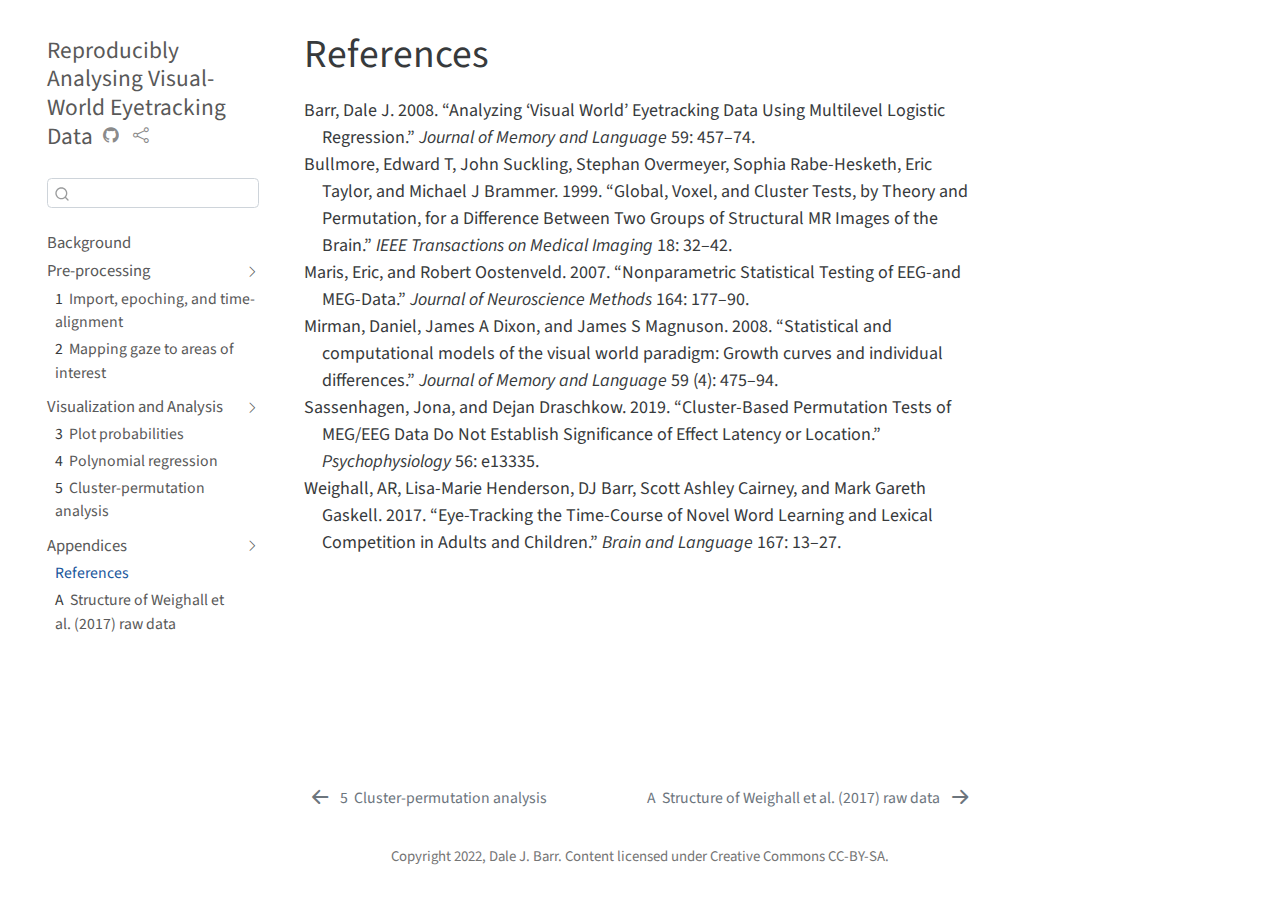
<file: docs/references.html>
<!DOCTYPE html>
<html xmlns="http://www.w3.org/1999/xhtml" lang="en" xml:lang="en"><head>

<meta charset="utf-8">
<meta name="generator" content="quarto-1.1.251">

<meta name="viewport" content="width=device-width, initial-scale=1.0, user-scalable=yes">


<title>Reproducibly Analysing Visual-World Eyetracking Data - References</title>
<style>
code{white-space: pre-wrap;}
span.smallcaps{font-variant: small-caps;}
div.columns{display: flex; gap: min(4vw, 1.5em);}
div.column{flex: auto; overflow-x: auto;}
div.hanging-indent{margin-left: 1.5em; text-indent: -1.5em;}
ul.task-list{list-style: none;}
ul.task-list li input[type="checkbox"] {
  width: 0.8em;
  margin: 0 0.8em 0.2em -1.6em;
  vertical-align: middle;
}
div.csl-bib-body { }
div.csl-entry {
  clear: both;
}
.hanging div.csl-entry {
  margin-left:2em;
  text-indent:-2em;
}
div.csl-left-margin {
  min-width:2em;
  float:left;
}
div.csl-right-inline {
  margin-left:2em;
  padding-left:1em;
}
div.csl-indent {
  margin-left: 2em;
}
</style>


<script src="site_libs/quarto-nav/quarto-nav.js"></script>
<script src="site_libs/quarto-nav/headroom.min.js"></script>
<script src="site_libs/clipboard/clipboard.min.js"></script>
<script src="site_libs/quarto-search/autocomplete.umd.js"></script>
<script src="site_libs/quarto-search/fuse.min.js"></script>
<script src="site_libs/quarto-search/quarto-search.js"></script>
<meta name="quarto:offset" content="./">
<link href="./data-structure.html" rel="next">
<link href="./clust-perm.html" rel="prev">
<script src="site_libs/quarto-html/quarto.js"></script>
<script src="site_libs/quarto-html/popper.min.js"></script>
<script src="site_libs/quarto-html/tippy.umd.min.js"></script>
<script src="site_libs/quarto-html/anchor.min.js"></script>
<link href="site_libs/quarto-html/tippy.css" rel="stylesheet">
<link href="site_libs/quarto-html/quarto-syntax-highlighting.css" rel="stylesheet" id="quarto-text-highlighting-styles">
<script src="site_libs/bootstrap/bootstrap.min.js"></script>
<link href="site_libs/bootstrap/bootstrap-icons.css" rel="stylesheet">
<link href="site_libs/bootstrap/bootstrap.min.css" rel="stylesheet" id="quarto-bootstrap" data-mode="light">
<script id="quarto-search-options" type="application/json">{
  "location": "sidebar",
  "copy-button": false,
  "collapse-after": 3,
  "panel-placement": "start",
  "type": "textbox",
  "limit": 20,
  "language": {
    "search-no-results-text": "No results",
    "search-matching-documents-text": "matching documents",
    "search-copy-link-title": "Copy link to search",
    "search-hide-matches-text": "Hide additional matches",
    "search-more-match-text": "more match in this document",
    "search-more-matches-text": "more matches in this document",
    "search-clear-button-title": "Clear",
    "search-detached-cancel-button-title": "Cancel",
    "search-submit-button-title": "Submit"
  }
}</script>


</head>

<body class="nav-sidebar floating">

<div id="quarto-search-results"></div>
  <header id="quarto-header" class="headroom fixed-top">
  <nav class="quarto-secondary-nav" data-bs-toggle="collapse" data-bs-target="#quarto-sidebar" aria-controls="quarto-sidebar" aria-expanded="false" aria-label="Toggle sidebar navigation" onclick="if (window.quartoToggleHeadroom) { window.quartoToggleHeadroom(); }">
    <div class="container-fluid d-flex justify-content-between">
      <h1 class="quarto-secondary-nav-title">References</h1>
      <button type="button" class="quarto-btn-toggle btn" aria-label="Show secondary navigation">
        <i class="bi bi-chevron-right"></i>
      </button>
    </div>
  </nav>
</header>
<!-- content -->
<div id="quarto-content" class="quarto-container page-columns page-rows-contents page-layout-article">
<!-- sidebar -->
  <nav id="quarto-sidebar" class="sidebar collapse sidebar-navigation floating overflow-auto">
    <div class="pt-lg-2 mt-2 text-left sidebar-header">
    <div class="sidebar-title mb-0 py-0">
      <a href="./">Reproducibly Analysing Visual-World Eyetracking Data</a> 
        <div class="sidebar-tools-main">
    <a href="https://github.com/dalejbarr/vw-analysis/" title="Source Code" class="sidebar-tool px-1"><i class="bi bi-github"></i></a>
    <a href="" title="Share" id="sidebar-tool-dropdown-0" class="sidebar-tool dropdown-toggle px-1" data-bs-toggle="dropdown" aria-expanded="false"><i class="bi bi-share"></i></a>
    <ul class="dropdown-menu" aria-labelledby="sidebar-tool-dropdown-0">
        <li>
          <a class="dropdown-item sidebar-tools-main-item" href="https://twitter.com/intent/tweet?url=|url|">
            <i class="bi bi-bi-twitter pe-1"></i>
          Twitter
          </a>
        </li>
        <li>
          <a class="dropdown-item sidebar-tools-main-item" href="https://www.facebook.com/sharer/sharer.php?u=|url|">
            <i class="bi bi-bi-facebook pe-1"></i>
          Facebook
          </a>
        </li>
    </ul>
</div>
    </div>
      </div>
      <div class="mt-2 flex-shrink-0 align-items-center">
        <div class="sidebar-search">
        <div id="quarto-search" class="" title="Search"></div>
        </div>
      </div>
    <div class="sidebar-menu-container"> 
    <ul class="list-unstyled mt-1">
        <li class="sidebar-item">
  <div class="sidebar-item-container"> 
  <a href="./index.html" class="sidebar-item-text sidebar-link">Background</a>
  </div>
</li>
        <li class="sidebar-item sidebar-item-section">
      <div class="sidebar-item-container"> 
            <a class="sidebar-item-text sidebar-link text-start" data-bs-toggle="collapse" data-bs-target="#quarto-sidebar-section-1" aria-expanded="true">Pre-processing</a>
          <a class="sidebar-item-toggle text-start" data-bs-toggle="collapse" data-bs-target="#quarto-sidebar-section-1" aria-expanded="true">
            <i class="bi bi-chevron-right ms-2"></i>
          </a> 
      </div>
      <ul id="quarto-sidebar-section-1" class="collapse list-unstyled sidebar-section depth1 show">  
          <li class="sidebar-item">
  <div class="sidebar-item-container"> 
  <a href="./preprocessing_1.html" class="sidebar-item-text sidebar-link"><span class="chapter-number">1</span>&nbsp; <span class="chapter-title">Import, epoching, and time-alignment</span></a>
  </div>
</li>
          <li class="sidebar-item">
  <div class="sidebar-item-container"> 
  <a href="./preprocessing_2.html" class="sidebar-item-text sidebar-link"><span class="chapter-number">2</span>&nbsp; <span class="chapter-title">Mapping gaze to areas of interest</span></a>
  </div>
</li>
      </ul>
  </li>
        <li class="sidebar-item sidebar-item-section">
      <div class="sidebar-item-container"> 
            <a class="sidebar-item-text sidebar-link text-start" data-bs-toggle="collapse" data-bs-target="#quarto-sidebar-section-2" aria-expanded="true">Visualization and Analysis</a>
          <a class="sidebar-item-toggle text-start" data-bs-toggle="collapse" data-bs-target="#quarto-sidebar-section-2" aria-expanded="true">
            <i class="bi bi-chevron-right ms-2"></i>
          </a> 
      </div>
      <ul id="quarto-sidebar-section-2" class="collapse list-unstyled sidebar-section depth1 show">  
          <li class="sidebar-item">
  <div class="sidebar-item-container"> 
  <a href="./plotting.html" class="sidebar-item-text sidebar-link"><span class="chapter-number">3</span>&nbsp; <span class="chapter-title">Plot probabilities</span></a>
  </div>
</li>
          <li class="sidebar-item">
  <div class="sidebar-item-container"> 
  <a href="./polynomial.html" class="sidebar-item-text sidebar-link"><span class="chapter-number">4</span>&nbsp; <span class="chapter-title">Polynomial regression</span></a>
  </div>
</li>
          <li class="sidebar-item">
  <div class="sidebar-item-container"> 
  <a href="./clust-perm.html" class="sidebar-item-text sidebar-link"><span class="chapter-number">5</span>&nbsp; <span class="chapter-title">Cluster-permutation analysis</span></a>
  </div>
</li>
      </ul>
  </li>
        <li class="sidebar-item sidebar-item-section">
      <div class="sidebar-item-container"> 
            <a class="sidebar-item-text sidebar-link text-start" data-bs-toggle="collapse" data-bs-target="#quarto-sidebar-section-3" aria-expanded="true">Appendices</a>
          <a class="sidebar-item-toggle text-start" data-bs-toggle="collapse" data-bs-target="#quarto-sidebar-section-3" aria-expanded="true">
            <i class="bi bi-chevron-right ms-2"></i>
          </a> 
      </div>
      <ul id="quarto-sidebar-section-3" class="collapse list-unstyled sidebar-section depth1 show">  
          <li class="sidebar-item">
  <div class="sidebar-item-container"> 
  <a href="./references.html" class="sidebar-item-text sidebar-link active">References</a>
  </div>
</li>
          <li class="sidebar-item">
  <div class="sidebar-item-container"> 
  <a href="./data-structure.html" class="sidebar-item-text sidebar-link"><span class="chapter-number">A</span>&nbsp; <span class="chapter-title">Structure of Weighall et al.&nbsp;(2017) raw data</span></a>
  </div>
</li>
      </ul>
  </li>
    </ul>
    </div>
</nav>
<!-- margin-sidebar -->
    <div id="quarto-margin-sidebar" class="sidebar margin-sidebar">
        
    </div>
<!-- main -->
<main class="content" id="quarto-document-content">

<header id="title-block-header" class="quarto-title-block default">
<div class="quarto-title">
<h1 class="title d-none d-lg-block">References</h1>
</div>



<div class="quarto-title-meta">

    
    
  </div>
  

</header>

<div id="refs" class="references csl-bib-body hanging-indent" role="doc-bibliography">
<div id="ref-barr2008" class="csl-entry" role="doc-biblioentry">
Barr, Dale J. 2008. <span>“Analyzing <span>‘Visual World’</span>
Eyetracking Data Using Multilevel Logistic Regression.”</span>
<em><span>Journal of Memory and Language</span></em> 59: 457–74.
</div>
<div id="ref-bullmore1999" class="csl-entry" role="doc-biblioentry">
Bullmore, Edward T, John Suckling, Stephan Overmeyer, Sophia
Rabe-Hesketh, Eric Taylor, and Michael J Brammer. 1999. <span>“Global,
Voxel, and Cluster Tests, by Theory and Permutation, for a Difference
Between Two Groups of Structural MR Images of the Brain.”</span>
<em>IEEE Transactions on Medical Imaging</em> 18: 32–42.
</div>
<div id="ref-maris2007" class="csl-entry" role="doc-biblioentry">
Maris, Eric, and Robert Oostenveld. 2007. <span>“Nonparametric
Statistical Testing of EEG-and MEG-Data.”</span> <em>Journal of
Neuroscience Methods</em> 164: 177–90.
</div>
<div id="ref-mirman2008" class="csl-entry" role="doc-biblioentry">
Mirman, Daniel, James A Dixon, and James S Magnuson. 2008. <span>“<span class="nocase">Statistical and computational models of the visual world
paradigm: Growth curves and individual differences</span>.”</span>
<em><span>Journal of Memory and Language</span></em> 59 (4): 475–94.
</div>
<div id="ref-sassenhagen2019" class="csl-entry" role="doc-biblioentry">
Sassenhagen, Jona, and Dejan Draschkow. 2019. <span>“Cluster-Based
Permutation Tests of MEG/EEG Data Do Not Establish Significance of
Effect Latency or Location.”</span> <em>Psychophysiology</em> 56:
e13335.
</div>
<div id="ref-weighall2017" class="csl-entry" role="doc-biblioentry">
Weighall, AR, Lisa-Marie Henderson, DJ Barr, Scott Ashley Cairney, and
Mark Gareth Gaskell. 2017. <span>“Eye-Tracking the Time-Course of Novel
Word Learning and Lexical Competition in Adults and Children.”</span>
<em>Brain and Language</em> 167: 13–27.
</div>
</div>



</main> <!-- /main -->
<script id="quarto-html-after-body" type="application/javascript">
window.document.addEventListener("DOMContentLoaded", function (event) {
  const toggleBodyColorMode = (bsSheetEl) => {
    const mode = bsSheetEl.getAttribute("data-mode");
    const bodyEl = window.document.querySelector("body");
    if (mode === "dark") {
      bodyEl.classList.add("quarto-dark");
      bodyEl.classList.remove("quarto-light");
    } else {
      bodyEl.classList.add("quarto-light");
      bodyEl.classList.remove("quarto-dark");
    }
  }
  const toggleBodyColorPrimary = () => {
    const bsSheetEl = window.document.querySelector("link#quarto-bootstrap");
    if (bsSheetEl) {
      toggleBodyColorMode(bsSheetEl);
    }
  }
  toggleBodyColorPrimary();  
  const icon = "";
  const anchorJS = new window.AnchorJS();
  anchorJS.options = {
    placement: 'right',
    icon: icon
  };
  anchorJS.add('.anchored');
  const clipboard = new window.ClipboardJS('.code-copy-button', {
    target: function(trigger) {
      return trigger.previousElementSibling;
    }
  });
  clipboard.on('success', function(e) {
    // button target
    const button = e.trigger;
    // don't keep focus
    button.blur();
    // flash "checked"
    button.classList.add('code-copy-button-checked');
    var currentTitle = button.getAttribute("title");
    button.setAttribute("title", "Copied!");
    setTimeout(function() {
      button.setAttribute("title", currentTitle);
      button.classList.remove('code-copy-button-checked');
    }, 1000);
    // clear code selection
    e.clearSelection();
  });
  function tippyHover(el, contentFn) {
    const config = {
      allowHTML: true,
      content: contentFn,
      maxWidth: 500,
      delay: 100,
      arrow: false,
      appendTo: function(el) {
          return el.parentElement;
      },
      interactive: true,
      interactiveBorder: 10,
      theme: 'quarto',
      placement: 'bottom-start'
    };
    window.tippy(el, config); 
  }
  const noterefs = window.document.querySelectorAll('a[role="doc-noteref"]');
  for (var i=0; i<noterefs.length; i++) {
    const ref = noterefs[i];
    tippyHover(ref, function() {
      // use id or data attribute instead here
      let href = ref.getAttribute('data-footnote-href') || ref.getAttribute('href');
      try { href = new URL(href).hash; } catch {}
      const id = href.replace(/^#\/?/, "");
      const note = window.document.getElementById(id);
      return note.innerHTML;
    });
  }
  var bibliorefs = window.document.querySelectorAll('a[role="doc-biblioref"]');
  for (var i=0; i<bibliorefs.length; i++) {
    const ref = bibliorefs[i];
    const cites = ref.parentNode.getAttribute('data-cites').split(' ');
    tippyHover(ref, function() {
      var popup = window.document.createElement('div');
      cites.forEach(function(cite) {
        var citeDiv = window.document.createElement('div');
        citeDiv.classList.add('hanging-indent');
        citeDiv.classList.add('csl-entry');
        var biblioDiv = window.document.getElementById('ref-' + cite);
        if (biblioDiv) {
          citeDiv.innerHTML = biblioDiv.innerHTML;
        }
        popup.appendChild(citeDiv);
      });
      return popup.innerHTML;
    });
  }
});
</script>
<nav class="page-navigation">
  <div class="nav-page nav-page-previous">
      <a href="./clust-perm.html" class="pagination-link">
        <i class="bi bi-arrow-left-short"></i> <span class="nav-page-text"><span class="chapter-number">5</span>&nbsp; <span class="chapter-title">Cluster-permutation analysis</span></span>
      </a>          
  </div>
  <div class="nav-page nav-page-next">
      <a href="./data-structure.html" class="pagination-link">
        <span class="nav-page-text"><span class="chapter-number">A</span>&nbsp; <span class="chapter-title">Structure of Weighall et al.&nbsp;(2017) raw data</span></span> <i class="bi bi-arrow-right-short"></i>
      </a>
  </div>
</nav>
</div> <!-- /content -->
<footer class="footer">
  <div class="nav-footer">
      <div class="nav-footer-center">Copyright 2022, Dale J. Barr. Content licensed under Creative Commons CC-BY-SA.</div>
  </div>
</footer>



</body></html>
</file>
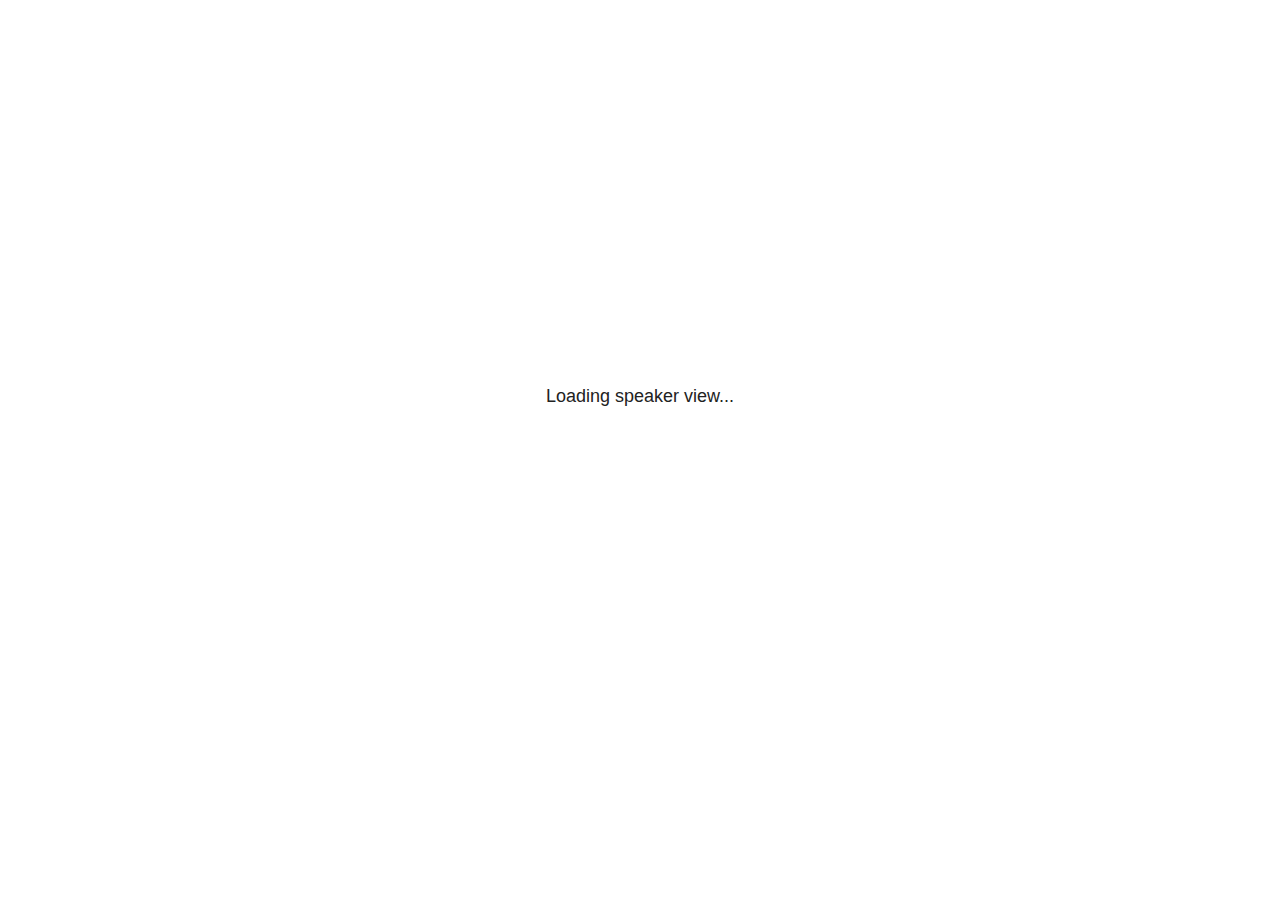
<file: slides/clusterperm_files/libs/revealjs/plugin/notes/speaker-view.html>
<html lang="en">
	<head>
		<meta charset="utf-8">

		<title>reveal.js - Speaker View</title>

		<style>
			body {
				font-family: Helvetica;
				font-size: 18px;
			}

			#current-slide,
			#upcoming-slide,
			#speaker-controls {
				padding: 6px;
				box-sizing: border-box;
				-moz-box-sizing: border-box;
			}

			#current-slide iframe,
			#upcoming-slide iframe {
				width: 100%;
				height: 100%;
				border: 1px solid #ddd;
			}

			#current-slide .label,
			#upcoming-slide .label {
				position: absolute;
				top: 10px;
				left: 10px;
				z-index: 2;
			}

			#connection-status {
				position: absolute;
				top: 0;
				left: 0;
				width: 100%;
				height: 100%;
				z-index: 20;
				padding: 30% 20% 20% 20%;
				font-size: 18px;
				color: #222;
				background: #fff;
				text-align: center;
				box-sizing: border-box;
				line-height: 1.4;
			}

			.overlay-element {
				height: 34px;
				line-height: 34px;
				padding: 0 10px;
				text-shadow: none;
				background: rgba( 220, 220, 220, 0.8 );
				color: #222;
				font-size: 14px;
			}

			.overlay-element.interactive:hover {
				background: rgba( 220, 220, 220, 1 );
			}

			#current-slide {
				position: absolute;
				width: 60%;
				height: 100%;
				top: 0;
				left: 0;
				padding-right: 0;
			}

			#upcoming-slide {
				position: absolute;
				width: 40%;
				height: 40%;
				right: 0;
				top: 0;
			}

			/* Speaker controls */
			#speaker-controls {
				position: absolute;
				top: 40%;
				right: 0;
				width: 40%;
				height: 60%;
				overflow: auto;
				font-size: 18px;
			}

				.speaker-controls-time.hidden,
				.speaker-controls-notes.hidden {
					display: none;
				}

				.speaker-controls-time .label,
				.speaker-controls-pace .label,
				.speaker-controls-notes .label {
					text-transform: uppercase;
					font-weight: normal;
					font-size: 0.66em;
					color: #666;
					margin: 0;
				}

				.speaker-controls-time, .speaker-controls-pace {
					border-bottom: 1px solid rgba( 200, 200, 200, 0.5 );
					margin-bottom: 10px;
					padding: 10px 16px;
					padding-bottom: 20px;
					cursor: pointer;
				}

				.speaker-controls-time .reset-button {
					opacity: 0;
					float: right;
					color: #666;
					text-decoration: none;
				}
				.speaker-controls-time:hover .reset-button {
					opacity: 1;
				}

				.speaker-controls-time .timer,
				.speaker-controls-time .clock {
					width: 50%;
				}

				.speaker-controls-time .timer,
				.speaker-controls-time .clock,
				.speaker-controls-time .pacing .hours-value,
				.speaker-controls-time .pacing .minutes-value,
				.speaker-controls-time .pacing .seconds-value {
					font-size: 1.9em;
				}

				.speaker-controls-time .timer {
					float: left;
				}

				.speaker-controls-time .clock {
					float: right;
					text-align: right;
				}

				.speaker-controls-time span.mute {
					opacity: 0.3;
				}

				.speaker-controls-time .pacing-title {
					margin-top: 5px;
				}

				.speaker-controls-time .pacing.ahead {
					color: blue;
				}

				.speaker-controls-time .pacing.on-track {
					color: green;
				}

				.speaker-controls-time .pacing.behind {
					color: red;
				}

				.speaker-controls-notes {
					padding: 10px 16px;
				}

				.speaker-controls-notes .value {
					margin-top: 5px;
					line-height: 1.4;
					font-size: 1.2em;
				}

			/* Layout selector */
			#speaker-layout {
				position: absolute;
				top: 10px;
				right: 10px;
				color: #222;
				z-index: 10;
			}
				#speaker-layout select {
					position: absolute;
					width: 100%;
					height: 100%;
					top: 0;
					left: 0;
					border: 0;
					box-shadow: 0;
					cursor: pointer;
					opacity: 0;

					font-size: 1em;
					background-color: transparent;

					-moz-appearance: none;
					-webkit-appearance: none;
					-webkit-tap-highlight-color: rgba(0, 0, 0, 0);
				}

				#speaker-layout select:focus {
					outline: none;
					box-shadow: none;
				}

			.clear {
				clear: both;
			}

			/* Speaker layout: Wide */
			body[data-speaker-layout="wide"] #current-slide,
			body[data-speaker-layout="wide"] #upcoming-slide {
				width: 50%;
				height: 45%;
				padding: 6px;
			}

			body[data-speaker-layout="wide"] #current-slide {
				top: 0;
				left: 0;
			}

			body[data-speaker-layout="wide"] #upcoming-slide {
				top: 0;
				left: 50%;
			}

			body[data-speaker-layout="wide"] #speaker-controls {
				top: 45%;
				left: 0;
				width: 100%;
				height: 50%;
				font-size: 1.25em;
			}

			/* Speaker layout: Tall */
			body[data-speaker-layout="tall"] #current-slide,
			body[data-speaker-layout="tall"] #upcoming-slide {
				width: 45%;
				height: 50%;
				padding: 6px;
			}

			body[data-speaker-layout="tall"] #current-slide {
				top: 0;
				left: 0;
			}

			body[data-speaker-layout="tall"] #upcoming-slide {
				top: 50%;
				left: 0;
			}

			body[data-speaker-layout="tall"] #speaker-controls {
				padding-top: 40px;
				top: 0;
				left: 45%;
				width: 55%;
				height: 100%;
				font-size: 1.25em;
			}

			/* Speaker layout: Notes only */
			body[data-speaker-layout="notes-only"] #current-slide,
			body[data-speaker-layout="notes-only"] #upcoming-slide {
				display: none;
			}

			body[data-speaker-layout="notes-only"] #speaker-controls {
				padding-top: 40px;
				top: 0;
				left: 0;
				width: 100%;
				height: 100%;
				font-size: 1.25em;
			}

			@media screen and (max-width: 1080px) {
				body[data-speaker-layout="default"] #speaker-controls {
					font-size: 16px;
				}
			}

			@media screen and (max-width: 900px) {
				body[data-speaker-layout="default"] #speaker-controls {
					font-size: 14px;
				}
			}

			@media screen and (max-width: 800px) {
				body[data-speaker-layout="default"] #speaker-controls {
					font-size: 12px;
				}
			}

		</style>
	</head>

	<body>

		<div id="connection-status">Loading speaker view...</div>

		<div id="current-slide"></div>
		<div id="upcoming-slide"><span class="overlay-element label">Upcoming</span></div>
		<div id="speaker-controls">
			<div class="speaker-controls-time">
				<h4 class="label">Time <span class="reset-button">Click to Reset</span></h4>
				<div class="clock">
					<span class="clock-value">0:00 AM</span>
				</div>
				<div class="timer">
					<span class="hours-value">00</span><span class="minutes-value">:00</span><span class="seconds-value">:00</span>
				</div>
				<div class="clear"></div>

				<h4 class="label pacing-title" style="display: none">Pacing – Time to finish current slide</h4>
				<div class="pacing" style="display: none">
					<span class="hours-value">00</span><span class="minutes-value">:00</span><span class="seconds-value">:00</span>
				</div>
			</div>

			<div class="speaker-controls-notes hidden">
				<h4 class="label">Notes</h4>
				<div class="value"></div>
			</div>
		</div>
		<div id="speaker-layout" class="overlay-element interactive">
			<span class="speaker-layout-label"></span>
			<select class="speaker-layout-dropdown"></select>
		</div>

		<script>

			(function() {

				var notes,
					notesValue,
					currentState,
					currentSlide,
					upcomingSlide,
					layoutLabel,
					layoutDropdown,
					pendingCalls = {},
					lastRevealApiCallId = 0,
					connected = false;

				var SPEAKER_LAYOUTS = {
					'default': 'Default',
					'wide': 'Wide',
					'tall': 'Tall',
					'notes-only': 'Notes only'
				};

				setupLayout();

				var connectionStatus = document.querySelector( '#connection-status' );
				var connectionTimeout = setTimeout( function() {
					connectionStatus.innerHTML = 'Error connecting to main window.<br>Please try closing and reopening the speaker view.';
				}, 5000 );

				window.addEventListener( 'message', function( event ) {

					clearTimeout( connectionTimeout );
					connectionStatus.style.display = 'none';

					var data = JSON.parse( event.data );

					// The overview mode is only useful to the reveal.js instance
					// where navigation occurs so we don't sync it
					if( data.state ) delete data.state.overview;

					// Messages sent by the notes plugin inside of the main window
					if( data && data.namespace === 'reveal-notes' ) {
						if( data.type === 'connect' ) {
							handleConnectMessage( data );
						}
						else if( data.type === 'state' ) {
							handleStateMessage( data );
						}
						else if( data.type === 'return' ) {
							pendingCalls[data.callId](data.result);
							delete pendingCalls[data.callId];
						}
					}
					// Messages sent by the reveal.js inside of the current slide preview
					else if( data && data.namespace === 'reveal' ) {
						if( /ready/.test( data.eventName ) ) {
							// Send a message back to notify that the handshake is complete
							window.opener.postMessage( JSON.stringify({ namespace: 'reveal-notes', type: 'connected'} ), '*' );
						}
						else if( /slidechanged|fragmentshown|fragmenthidden|paused|resumed/.test( data.eventName ) && currentState !== JSON.stringify( data.state ) ) {

							window.opener.postMessage( JSON.stringify({ method: 'setState', args: [ data.state ]} ), '*' );

						}
					}

				} );

				/**
				 * Asynchronously calls the Reveal.js API of the main frame.
				 */
				function callRevealApi( methodName, methodArguments, callback ) {

					var callId = ++lastRevealApiCallId;
					pendingCalls[callId] = callback;
					window.opener.postMessage( JSON.stringify( {
						namespace: 'reveal-notes',
						type: 'call',
						callId: callId,
						methodName: methodName,
						arguments: methodArguments
					} ), '*' );

				}

				/**
				 * Called when the main window is trying to establish a
				 * connection.
				 */
				function handleConnectMessage( data ) {

					if( connected === false ) {
						connected = true;

						setupIframes( data );
						setupKeyboard();
						setupNotes();
						setupTimer();
					}

				}

				/**
				 * Called when the main window sends an updated state.
				 */
				function handleStateMessage( data ) {

					// Store the most recently set state to avoid circular loops
					// applying the same state
					currentState = JSON.stringify( data.state );

					// No need for updating the notes in case of fragment changes
					if ( data.notes ) {
						notes.classList.remove( 'hidden' );
						notesValue.style.whiteSpace = data.whitespace;
						if( data.markdown ) {
							notesValue.innerHTML = marked( data.notes );
						}
						else {
							notesValue.innerHTML = data.notes;
						}
					}
					else {
						notes.classList.add( 'hidden' );
					}

					// Update the note slides
					currentSlide.contentWindow.postMessage( JSON.stringify({ method: 'setState', args: [ data.state ] }), '*' );
					upcomingSlide.contentWindow.postMessage( JSON.stringify({ method: 'setState', args: [ data.state ] }), '*' );
					upcomingSlide.contentWindow.postMessage( JSON.stringify({ method: 'next' }), '*' );

				}

				// Limit to max one state update per X ms
				handleStateMessage = debounce( handleStateMessage, 200 );

				/**
				 * Forward keyboard events to the current slide window.
				 * This enables keyboard events to work even if focus
				 * isn't set on the current slide iframe.
				 *
				 * Block F5 default handling, it reloads and disconnects
				 * the speaker notes window.
				 */
				function setupKeyboard() {

					document.addEventListener( 'keydown', function( event ) {
						if( event.keyCode === 116 || ( event.metaKey && event.keyCode === 82 ) ) {
							event.preventDefault();
							return false;
						}
						currentSlide.contentWindow.postMessage( JSON.stringify({ method: 'triggerKey', args: [ event.keyCode ] }), '*' );
					} );

				}

				/**
				 * Creates the preview iframes.
				 */
				function setupIframes( data ) {

					var params = [
						'receiver',
						'progress=false',
						'history=false',
						'transition=none',
						'autoSlide=0',
						'backgroundTransition=none'
					].join( '&' );

					var urlSeparator = /\?/.test(data.url) ? '&' : '?';
					var hash = '#/' + data.state.indexh + '/' + data.state.indexv;
					var currentURL = data.url + urlSeparator + params + '&postMessageEvents=true' + hash;
					var upcomingURL = data.url + urlSeparator + params + '&controls=false' + hash;

					currentSlide = document.createElement( 'iframe' );
					currentSlide.setAttribute( 'width', 1280 );
					currentSlide.setAttribute( 'height', 1024 );
					currentSlide.setAttribute( 'src', currentURL );
					document.querySelector( '#current-slide' ).appendChild( currentSlide );

					upcomingSlide = document.createElement( 'iframe' );
					upcomingSlide.setAttribute( 'width', 640 );
					upcomingSlide.setAttribute( 'height', 512 );
					upcomingSlide.setAttribute( 'src', upcomingURL );
					document.querySelector( '#upcoming-slide' ).appendChild( upcomingSlide );

				}

				/**
				 * Setup the notes UI.
				 */
				function setupNotes() {

					notes = document.querySelector( '.speaker-controls-notes' );
					notesValue = document.querySelector( '.speaker-controls-notes .value' );

				}

				function getTimings( callback ) {

					callRevealApi( 'getSlidesAttributes', [], function ( slideAttributes ) {
						callRevealApi( 'getConfig', [], function ( config ) {
							var totalTime = config.totalTime;
							var minTimePerSlide = config.minimumTimePerSlide || 0;
							var defaultTiming = config.defaultTiming;
							if ((defaultTiming == null) && (totalTime == null)) {
								callback(null);
								return;
							}
							// Setting totalTime overrides defaultTiming
							if (totalTime) {
								defaultTiming = 0;
							}
							var timings = [];
							for ( var i in slideAttributes ) {
								var slide = slideAttributes[ i ];
								var timing = defaultTiming;
								if( slide.hasOwnProperty( 'data-timing' )) {
									var t = slide[ 'data-timing' ];
									timing = parseInt(t);
									if( isNaN(timing) ) {
										console.warn("Could not parse timing '" + t + "' of slide " + i + "; using default of " + defaultTiming);
										timing = defaultTiming;
									}
								}
								timings.push(timing);
							}
							if ( totalTime ) {
								// After we've allocated time to individual slides, we summarize it and
								// subtract it from the total time
								var remainingTime = totalTime - timings.reduce( function(a, b) { return a + b; }, 0 );
								// The remaining time is divided by the number of slides that have 0 seconds
								// allocated at the moment, giving the average time-per-slide on the remaining slides
								var remainingSlides = (timings.filter( function(x) { return x == 0 }) ).length
								var timePerSlide = Math.round( remainingTime / remainingSlides, 0 )
								// And now we replace every zero-value timing with that average
								timings = timings.map( function(x) { return (x==0 ? timePerSlide : x) } );
							}
							var slidesUnderMinimum = timings.filter( function(x) { return (x < minTimePerSlide) } ).length
							if ( slidesUnderMinimum ) {
								message = "The pacing time for " + slidesUnderMinimum + " slide(s) is under the configured minimum of " + minTimePerSlide + " seconds. Check the data-timing attribute on individual slides, or consider increasing the totalTime or minimumTimePerSlide configuration options (or removing some slides).";
								alert(message);
							}
							callback( timings );
						} );
					} );

				}

				/**
				 * Return the number of seconds allocated for presenting
				 * all slides up to and including this one.
				 */
				function getTimeAllocated( timings, callback ) {

					callRevealApi( 'getSlidePastCount', [], function ( currentSlide ) {
						var allocated = 0;
						for (var i in timings.slice(0, currentSlide + 1)) {
							allocated += timings[i];
						}
						callback( allocated );
					} );

				}

				/**
				 * Create the timer and clock and start updating them
				 * at an interval.
				 */
				function setupTimer() {

					var start = new Date(),
					timeEl = document.querySelector( '.speaker-controls-time' ),
					clockEl = timeEl.querySelector( '.clock-value' ),
					hoursEl = timeEl.querySelector( '.hours-value' ),
					minutesEl = timeEl.querySelector( '.minutes-value' ),
					secondsEl = timeEl.querySelector( '.seconds-value' ),
					pacingTitleEl = timeEl.querySelector( '.pacing-title' ),
					pacingEl = timeEl.querySelector( '.pacing' ),
					pacingHoursEl = pacingEl.querySelector( '.hours-value' ),
					pacingMinutesEl = pacingEl.querySelector( '.minutes-value' ),
					pacingSecondsEl = pacingEl.querySelector( '.seconds-value' );

					var timings = null;
					getTimings( function ( _timings ) {

						timings = _timings;
						if (_timings !== null) {
							pacingTitleEl.style.removeProperty('display');
							pacingEl.style.removeProperty('display');
						}

						// Update once directly
						_updateTimer();

						// Then update every second
						setInterval( _updateTimer, 1000 );

					} );


					function _resetTimer() {

						if (timings == null) {
							start = new Date();
							_updateTimer();
						}
						else {
							// Reset timer to beginning of current slide
							getTimeAllocated( timings, function ( slideEndTimingSeconds ) {
								var slideEndTiming = slideEndTimingSeconds * 1000;
								callRevealApi( 'getSlidePastCount', [], function ( currentSlide ) {
									var currentSlideTiming = timings[currentSlide] * 1000;
									var previousSlidesTiming = slideEndTiming - currentSlideTiming;
									var now = new Date();
									start = new Date(now.getTime() - previousSlidesTiming);
									_updateTimer();
								} );
							} );
						}

					}

					timeEl.addEventListener( 'click', function() {
						_resetTimer();
						return false;
					} );

					function _displayTime( hrEl, minEl, secEl, time) {

						var sign = Math.sign(time) == -1 ? "-" : "";
						time = Math.abs(Math.round(time / 1000));
						var seconds = time % 60;
						var minutes = Math.floor( time / 60 ) % 60 ;
						var hours = Math.floor( time / ( 60 * 60 )) ;
						hrEl.innerHTML = sign + zeroPadInteger( hours );
						if (hours == 0) {
							hrEl.classList.add( 'mute' );
						}
						else {
							hrEl.classList.remove( 'mute' );
						}
						minEl.innerHTML = ':' + zeroPadInteger( minutes );
						if (hours == 0 && minutes == 0) {
							minEl.classList.add( 'mute' );
						}
						else {
							minEl.classList.remove( 'mute' );
						}
						secEl.innerHTML = ':' + zeroPadInteger( seconds );
					}

					function _updateTimer() {

						var diff, hours, minutes, seconds,
						now = new Date();

						diff = now.getTime() - start.getTime();

						clockEl.innerHTML = now.toLocaleTimeString( 'en-US', { hour12: true, hour: '2-digit', minute:'2-digit' } );
						_displayTime( hoursEl, minutesEl, secondsEl, diff );
						if (timings !== null) {
							_updatePacing(diff);
						}

					}

					function _updatePacing(diff) {

						getTimeAllocated( timings, function ( slideEndTimingSeconds ) {
							var slideEndTiming = slideEndTimingSeconds * 1000;

							callRevealApi( 'getSlidePastCount', [], function ( currentSlide ) {
								var currentSlideTiming = timings[currentSlide] * 1000;
								var timeLeftCurrentSlide = slideEndTiming - diff;
								if (timeLeftCurrentSlide < 0) {
									pacingEl.className = 'pacing behind';
								}
								else if (timeLeftCurrentSlide < currentSlideTiming) {
									pacingEl.className = 'pacing on-track';
								}
								else {
									pacingEl.className = 'pacing ahead';
								}
								_displayTime( pacingHoursEl, pacingMinutesEl, pacingSecondsEl, timeLeftCurrentSlide );
							} );
						} );
					}

				}

				/**
				 * Sets up the speaker view layout and layout selector.
				 */
				function setupLayout() {

					layoutDropdown = document.querySelector( '.speaker-layout-dropdown' );
					layoutLabel = document.querySelector( '.speaker-layout-label' );

					// Render the list of available layouts
					for( var id in SPEAKER_LAYOUTS ) {
						var option = document.createElement( 'option' );
						option.setAttribute( 'value', id );
						option.textContent = SPEAKER_LAYOUTS[ id ];
						layoutDropdown.appendChild( option );
					}

					// Monitor the dropdown for changes
					layoutDropdown.addEventListener( 'change', function( event ) {

						setLayout( layoutDropdown.value );

					}, false );

					// Restore any currently persisted layout
					setLayout( getLayout() );

				}

				/**
				 * Sets a new speaker view layout. The layout is persisted
				 * in local storage.
				 */
				function setLayout( value ) {

					var title = SPEAKER_LAYOUTS[ value ];

					layoutLabel.innerHTML = 'Layout' + ( title ? ( ': ' + title ) : '' );
					layoutDropdown.value = value;

					document.body.setAttribute( 'data-speaker-layout', value );

					// Persist locally
					if( supportsLocalStorage() ) {
						window.localStorage.setItem( 'reveal-speaker-layout', value );
					}

				}

				/**
				 * Returns the ID of the most recently set speaker layout
				 * or our default layout if none has been set.
				 */
				function getLayout() {

					if( supportsLocalStorage() ) {
						var layout = window.localStorage.getItem( 'reveal-speaker-layout' );
						if( layout ) {
							return layout;
						}
					}

					// Default to the first record in the layouts hash
					for( var id in SPEAKER_LAYOUTS ) {
						return id;
					}

				}

				function supportsLocalStorage() {

					try {
						localStorage.setItem('test', 'test');
						localStorage.removeItem('test');
						return true;
					}
					catch( e ) {
						return false;
					}

				}

				function zeroPadInteger( num ) {

					var str = '00' + parseInt( num );
					return str.substring( str.length - 2 );

				}

				/**
				 * Limits the frequency at which a function can be called.
				 */
				function debounce( fn, ms ) {

					var lastTime = 0,
						timeout;

					return function() {

						var args = arguments;
						var context = this;

						clearTimeout( timeout );

						var timeSinceLastCall = Date.now() - lastTime;
						if( timeSinceLastCall > ms ) {
							fn.apply( context, args );
							lastTime = Date.now();
						}
						else {
							timeout = setTimeout( function() {
								fn.apply( context, args );
								lastTime = Date.now();
							}, ms - timeSinceLastCall );
						}

					}

				}

			})();

		</script>
	</body>
</html>
</file>
<file: docs/site_libs/quarto-html/tippy.css>
.tippy-box[data-animation=fade][data-state=hidden]{opacity:0}[data-tippy-root]{max-width:calc(100vw - 10px)}.tippy-box{position:relative;background-color:#333;color:#fff;border-radius:4px;font-size:14px;line-height:1.4;white-space:normal;outline:0;transition-property:transform,visibility,opacity}.tippy-box[data-placement^=top]>.tippy-arrow{bottom:0}.tippy-box[data-placement^=top]>.tippy-arrow:before{bottom:-7px;left:0;border-width:8px 8px 0;border-top-color:initial;transform-origin:center top}.tippy-box[data-placement^=bottom]>.tippy-arrow{top:0}.tippy-box[data-placement^=bottom]>.tippy-arrow:before{top:-7px;left:0;border-width:0 8px 8px;border-bottom-color:initial;transform-origin:center bottom}.tippy-box[data-placement^=left]>.tippy-arrow{right:0}.tippy-box[data-placement^=left]>.tippy-arrow:before{border-width:8px 0 8px 8px;border-left-color:initial;right:-7px;transform-origin:center left}.tippy-box[data-placement^=right]>.tippy-arrow{left:0}.tippy-box[data-placement^=right]>.tippy-arrow:before{left:-7px;border-width:8px 8px 8px 0;border-right-color:initial;transform-origin:center right}.tippy-box[data-inertia][data-state=visible]{transition-timing-function:cubic-bezier(.54,1.5,.38,1.11)}.tippy-arrow{width:16px;height:16px;color:#333}.tippy-arrow:before{content:"";position:absolute;border-color:transparent;border-style:solid}.tippy-content{position:relative;padding:5px 9px;z-index:1}
</file>
<file: docs/site_libs/quarto-html/quarto-syntax-highlighting.css>
/* quarto syntax highlight colors */
:root {
  --quarto-hl-ot-color: #003B4F;
  --quarto-hl-at-color: #657422;
  --quarto-hl-ss-color: #20794D;
  --quarto-hl-an-color: #5E5E5E;
  --quarto-hl-fu-color: #4758AB;
  --quarto-hl-st-color: #20794D;
  --quarto-hl-cf-color: #003B4F;
  --quarto-hl-op-color: #5E5E5E;
  --quarto-hl-er-color: #AD0000;
  --quarto-hl-bn-color: #AD0000;
  --quarto-hl-al-color: #AD0000;
  --quarto-hl-va-color: #111111;
  --quarto-hl-bu-color: inherit;
  --quarto-hl-ex-color: inherit;
  --quarto-hl-pp-color: #AD0000;
  --quarto-hl-in-color: #5E5E5E;
  --quarto-hl-vs-color: #20794D;
  --quarto-hl-wa-color: #5E5E5E;
  --quarto-hl-do-color: #5E5E5E;
  --quarto-hl-im-color: #00769E;
  --quarto-hl-ch-color: #20794D;
  --quarto-hl-dt-color: #AD0000;
  --quarto-hl-fl-color: #AD0000;
  --quarto-hl-co-color: #5E5E5E;
  --quarto-hl-cv-color: #5E5E5E;
  --quarto-hl-cn-color: #8f5902;
  --quarto-hl-sc-color: #5E5E5E;
  --quarto-hl-dv-color: #AD0000;
  --quarto-hl-kw-color: #003B4F;
}

/* other quarto variables */
:root {
  --quarto-font-monospace: SFMono-Regular, Menlo, Monaco, Consolas, "Liberation Mono", "Courier New", monospace;
}

pre > code.sourceCode > span {
  color: #003B4F;
}

code span {
  color: #003B4F;
}

code.sourceCode > span {
  color: #003B4F;
}

div.sourceCode,
div.sourceCode pre.sourceCode {
  color: #003B4F;
}

code span.ot {
  color: #003B4F;
}

code span.at {
  color: #657422;
}

code span.ss {
  color: #20794D;
}

code span.an {
  color: #5E5E5E;
}

code span.fu {
  color: #4758AB;
}

code span.st {
  color: #20794D;
}

code span.cf {
  color: #003B4F;
}

code span.op {
  color: #5E5E5E;
}

code span.er {
  color: #AD0000;
}

code span.bn {
  color: #AD0000;
}

code span.al {
  color: #AD0000;
}

code span.va {
  color: #111111;
}

code span.pp {
  color: #AD0000;
}

code span.in {
  color: #5E5E5E;
}

code span.vs {
  color: #20794D;
}

code span.wa {
  color: #5E5E5E;
  font-style: italic;
}

code span.do {
  color: #5E5E5E;
  font-style: italic;
}

code span.im {
  color: #00769E;
}

code span.ch {
  color: #20794D;
}

code span.dt {
  color: #AD0000;
}

code span.fl {
  color: #AD0000;
}

code span.co {
  color: #5E5E5E;
}

code span.cv {
  color: #5E5E5E;
  font-style: italic;
}

code span.cn {
  color: #8f5902;
}

code span.sc {
  color: #5E5E5E;
}

code span.dv {
  color: #AD0000;
}

code span.kw {
  color: #003B4F;
}

.prevent-inlining {
  content: "</";
}

/*# sourceMappingURL=debc5d5d77c3f9108843748ff7464032.css.map */
</file>
